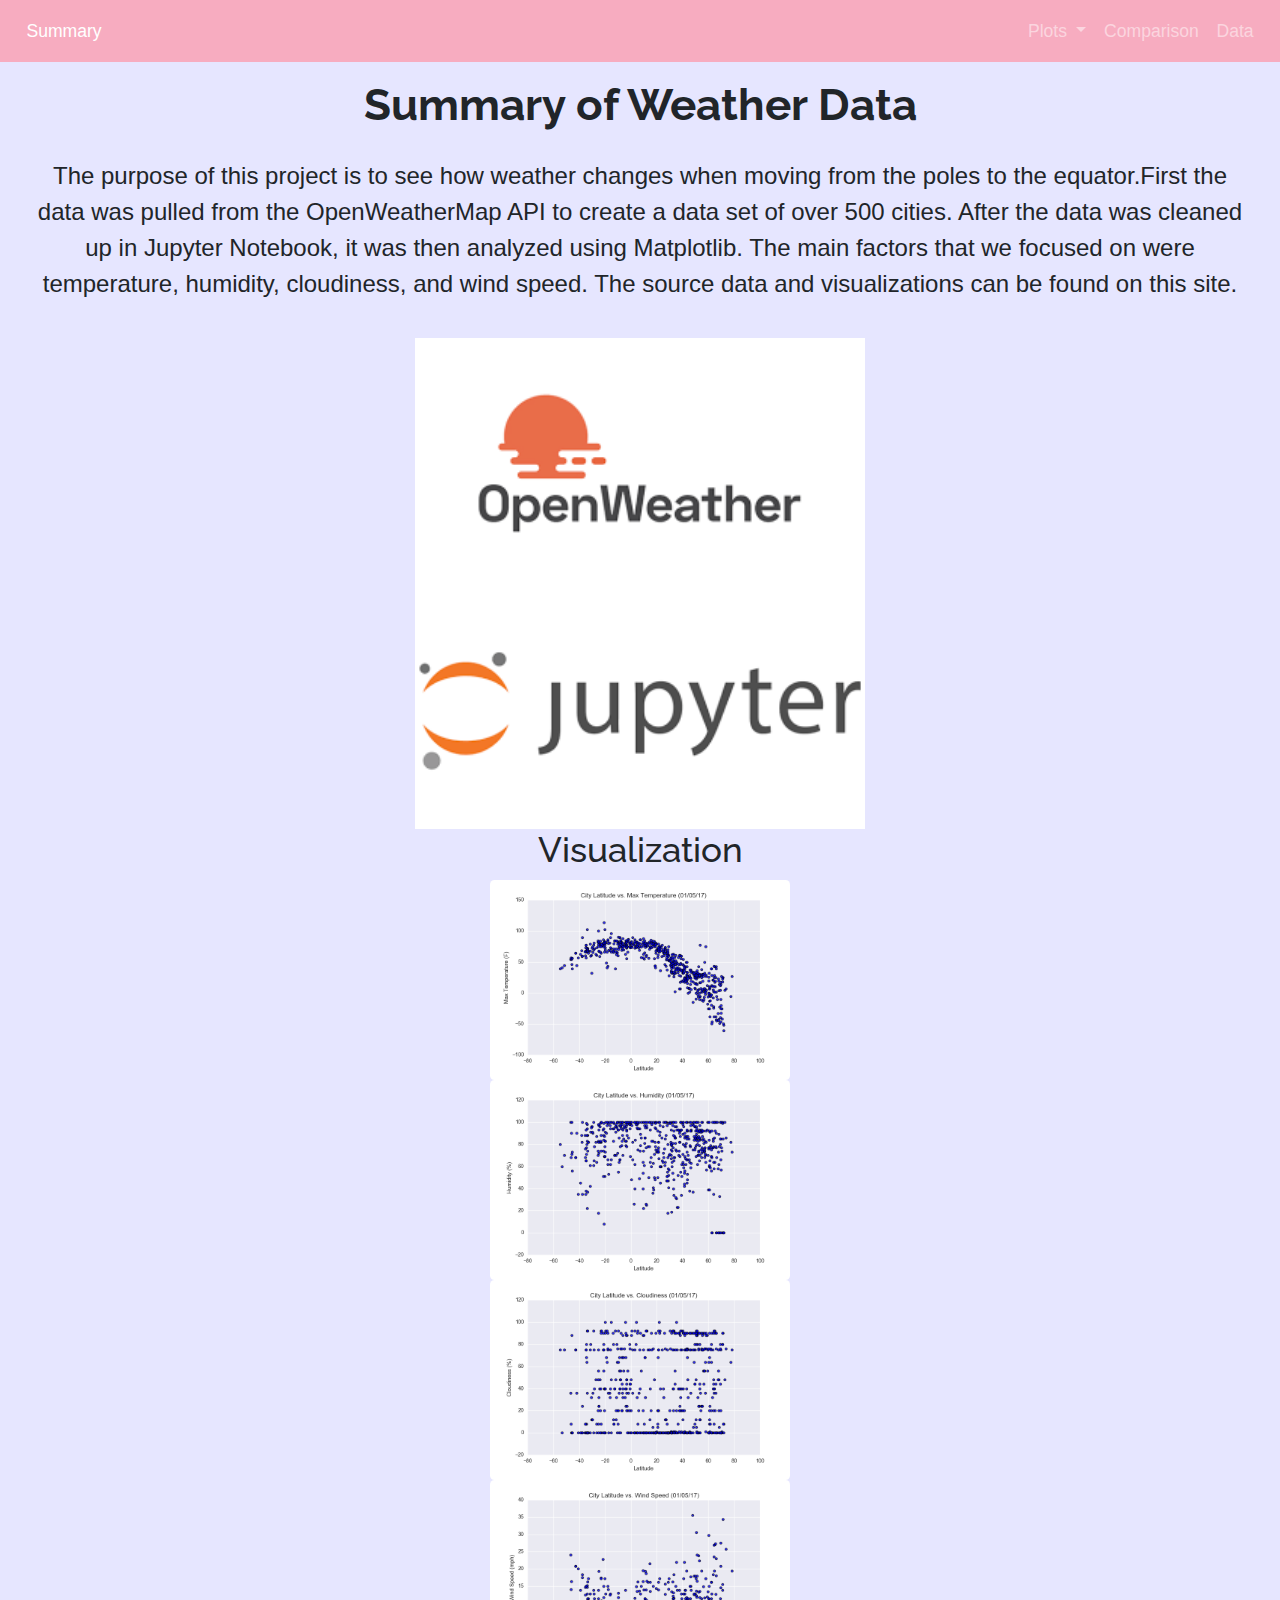
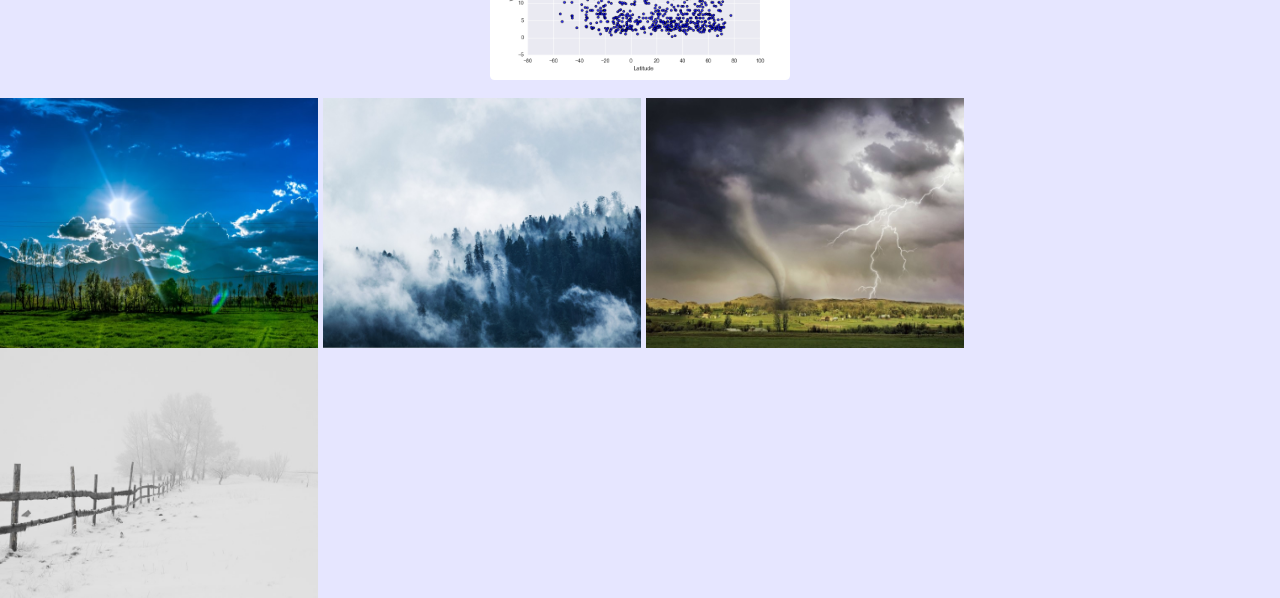
<file: index.html>
<!DOCTYPE html>
<html lang="en">
<head>
  <title>Web Design Homework Landing Page</title>
  <meta charset="utf-8">
  <meta name="viewport" content="width=device-width, initial-scale=1">
  
  <link href="https://cdn.jsdelivr.net/npm/bootstrap@5.0.1/dist/css/bootstrap.min.css" rel="stylesheet" integrity="sha384-+0n0xVW2eSR5OomGNYDnhzAbDsOXxcvSN1TPprVMTNDbiYZCxYbOOl7+AMvyTG2x" crossorigin="anonymous">
  <script src="https://ajax.googleapis.com/ajax/libs/jquery/3.5.1/jquery.min.js"></script>
  <script src="https://cdnjs.cloudflare.com/ajax/libs/popper.js/1.16.0/umd/popper.min.js"></script>
  <script src="https://maxcdn.bootstrapcdn.com/bootstrap/4.5.2/js/bootstrap.min.js"></script>
  <link rel="stylesheet" href="style_theme.css">
</head>
<body> 

    <nav class="navbar navbar-expand-md navbar-dark bg-primary">
        <div class="navbar-collapse collapse w-100 order-1 order-md-0 dual-collapse2">
            <ul class="navbar-nav mr-auto">
                <li class="nav-item active">
                    <a class="nav-link" href="index.html">Summary</a>
                </li>
            </ul>
        </div>
        <div class="navbar-collapse collapse w-100 order-3 dual-collapse2">
            <ul class="navbar-nav ml-auto">
                <li class="nav-item dropdown">
                    <a class="nav-link dropdown-toggle" href="#" id="navbarDropdown" role="button" data-toggle="dropdown" aria-haspopup="true" aria-expanded="false">
                      Plots
                    </a>
                    <div class="dropdown-menu" aria-labelledby="navbarDropdown">
                      <a class="dropdown-item" href="lat_temp.html">Latitude vs Temperature</a>
                      <a class="dropdown-item" href="lat_hum.html">Latitude vs Humidity</a>
                      <a class="dropdown-item" href="lat_cloud.html">Latitude vs Cloudiness</a>
                      <a class="dropdown-item" href="lat_wind.html">Latitude vs Wind Speed</a>
                    </div>
                  </li>
                <li class="nav-item">
                    <a class="nav-link" href="comparison.html">Comparison</a>
                </li>
                <li class="nav-item">
                    <a class="nav-link" href="data.html"">Data</a>
                </li>
            </ul>
        </div>
    </nav>

    <div class="container bg-light">
        <div class="row p-3">
          <div class="col-md-8">
            <h1 class="text-center"><b>Summary of Weather Data</b></h1>
            <p class="text-center p-3"><font size="+2">The purpose of this project is to see how weather changes when moving from the poles to the equator.First the data was pulled from the OpenWeatherMap API to create a data set of over 500 cities.  After the data was cleaned up in Jupyter Notebook, it was then analyzed using Matplotlib. The main factors that we focused on were temperature, humidity, cloudiness, and wind speed.  The source data and visualizations can be found on this site. </font></p>
            <img src="images\API.png" class=" mx-auto d-block"width="450"></a>
            <img src="images\jupyter.png"class="mx-auto d-block"width="450"></a>
          </div>
          <div class="col-md-4">
            <h2 class="text-center">Visualization</h2>
              <a href="lat_temp.html"><img src="images\Fig1.png"class="rounded mx-auto d-block" width="300" height="200"></a>
              <a href="lat_hum.html"><img src="images\Fig2.png" class="rounded mx-auto d-block"width="300" height="200"></a>
              <a href="lat_cloud.html"><img src="images\Fig3.png" class="rounded mx-auto d-block"width="300" height="200"></a>
              <a href="lat_wind.html"><img src="images\Fig4.png"class="rounded mx-auto d-block" width="300" height="200"></a>
          </div>
        </div>
        <div class="row justify-content-center">
          <div class ="col-md-12 justify-content-center">
          <div class= "h-100 d-inline-block">
            <img src="images\sunny.jpg"  width="318" height="250"></a>
            <img src="images\clouds.jpg" width="318" height="250"></a>
            <img src="images\tornado.jpg" width="318" height="250"></a>
            <img src="images\snow.jpg" width="318" height="250"></a>
            <hi></hi>
          </div>
          </div>
      </div>
</body>
</file>
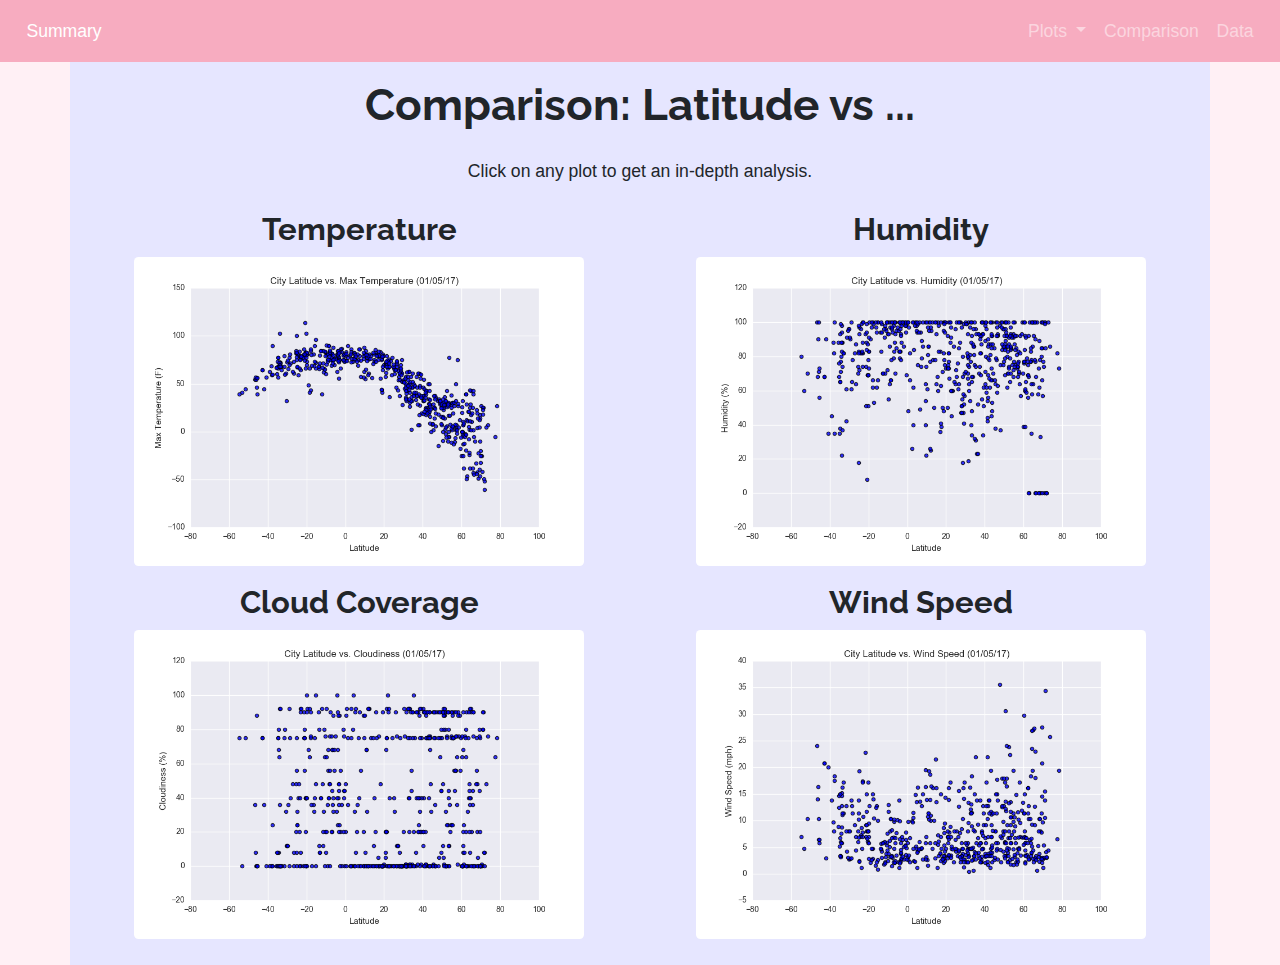
<file: comparison.html>
<!DOCTYPE html>
<html lang="en">
<head>
  <title>Comparison Page</title>
  <meta charset="utf-8">
  <meta name="viewport" content="width=device-width, initial-scale=1">
  
  <link rel="stylesheet" href="https://maxcdn.bootstrapcdn.com/bootstrap/4.5.2/css/bootstrap.min.css">
  <script src="https://ajax.googleapis.com/ajax/libs/jquery/3.5.1/jquery.min.js"></script>
  <script src="https://cdnjs.cloudflare.com/ajax/libs/popper.js/1.16.0/umd/popper.min.js"></script>
  <script src="https://maxcdn.bootstrapcdn.com/bootstrap/4.5.2/js/bootstrap.min.js"></script>
  <link rel="stylesheet" href="style_theme.css">
</head>
<body>

    <nav class="navbar navbar-expand-md navbar-dark bg-primary">
        <div class="navbar-collapse collapse w-100 order-1 order-md-0 dual-collapse2">
            <ul class="navbar-nav mr-auto">
                <li class="nav-item active">
                    <a class="nav-link" href="index.html">Summary</a>
                </li>
            </ul>
        </div>
        <div class="navbar-collapse collapse w-100 order-3 dual-collapse2">
            <ul class="navbar-nav ml-auto">
                <li class="nav-item dropdown">
                    <a class="nav-link dropdown-toggle" href="#" id="navbarDropdown" role="button" data-toggle="dropdown" aria-haspopup="true" aria-expanded="false">
                      Plots
                    </a>
                    <div class="dropdown-menu" aria-labelledby="navbarDropdown">
                      <a class="dropdown-item" href="lat_temp.html">Latitude vs Temperature</a>
                      <a class="dropdown-item" href="lat_hum.html">Latitude vs Humidity</a>
                      <a class="dropdown-item" href="lat_cloud.html">Latitude vs Cloudiness</a>
                      <a class="dropdown-item" href="lat_wind.html">Latitude vs Wind Speed</a>
                    </div>
                  </li>
                <li class="nav-item">
                    <a class="nav-link" href="comparison.html">Comparison</a>
                </li>
                <li class="nav-item">
                    <a class="nav-link" href="data.html"">Data</a>
                </li>
            </ul>
        </div>
    </nav>

    <div class="container bg-light">
        <div class="row p-3">
          <div class="col-md-12">
            <h1 class="text-center"><b>Comparison: Latitude vs ...</b></h1>
          </div>
        </div>
        <div class="row">
            <div class="col-md-12">
                <p class ="text-center"> Click on any plot to get an in-depth analysis.</p>
            </div>
        </div>
        <div class="row p-2">
            <div class="col-md-6 col-sm1">
                <h3 class= "text-center"><b>Temperature</b></h3>
                <a href="lat_temp.html"><img src="images\Fig1.png"class="rounded mx-auto d-block" width="450"></a>
            </div>
            <div class="col-md-6 col-sm1">
                <h3 class= "text-center"><b>Humidity</b></h3>
                <a href="lat_hum.html"><img src="images\Fig2.png"class="rounded mx-auto d-block" width="450"></a>
            </div>
            <div class="col-md-6 col-sm1 p-3">
                <h3 class= "text-center"><b>Cloud Coverage</b></h3>
                <a href="lat_cloud.html"><img src="images\Fig3.png"class="rounded mx-auto d-block" width="450"></a>
            </div>
            <div class="col-md-6 col-sm1 p-3">
                <h3 class= "text-center"><b>Wind Speed</b></h3>
                <a href="lat_wind.html"><img src="images\Fig4.png"class="rounded mx-auto d-block" width="450"></a>
            </div>
        </div>
</file>
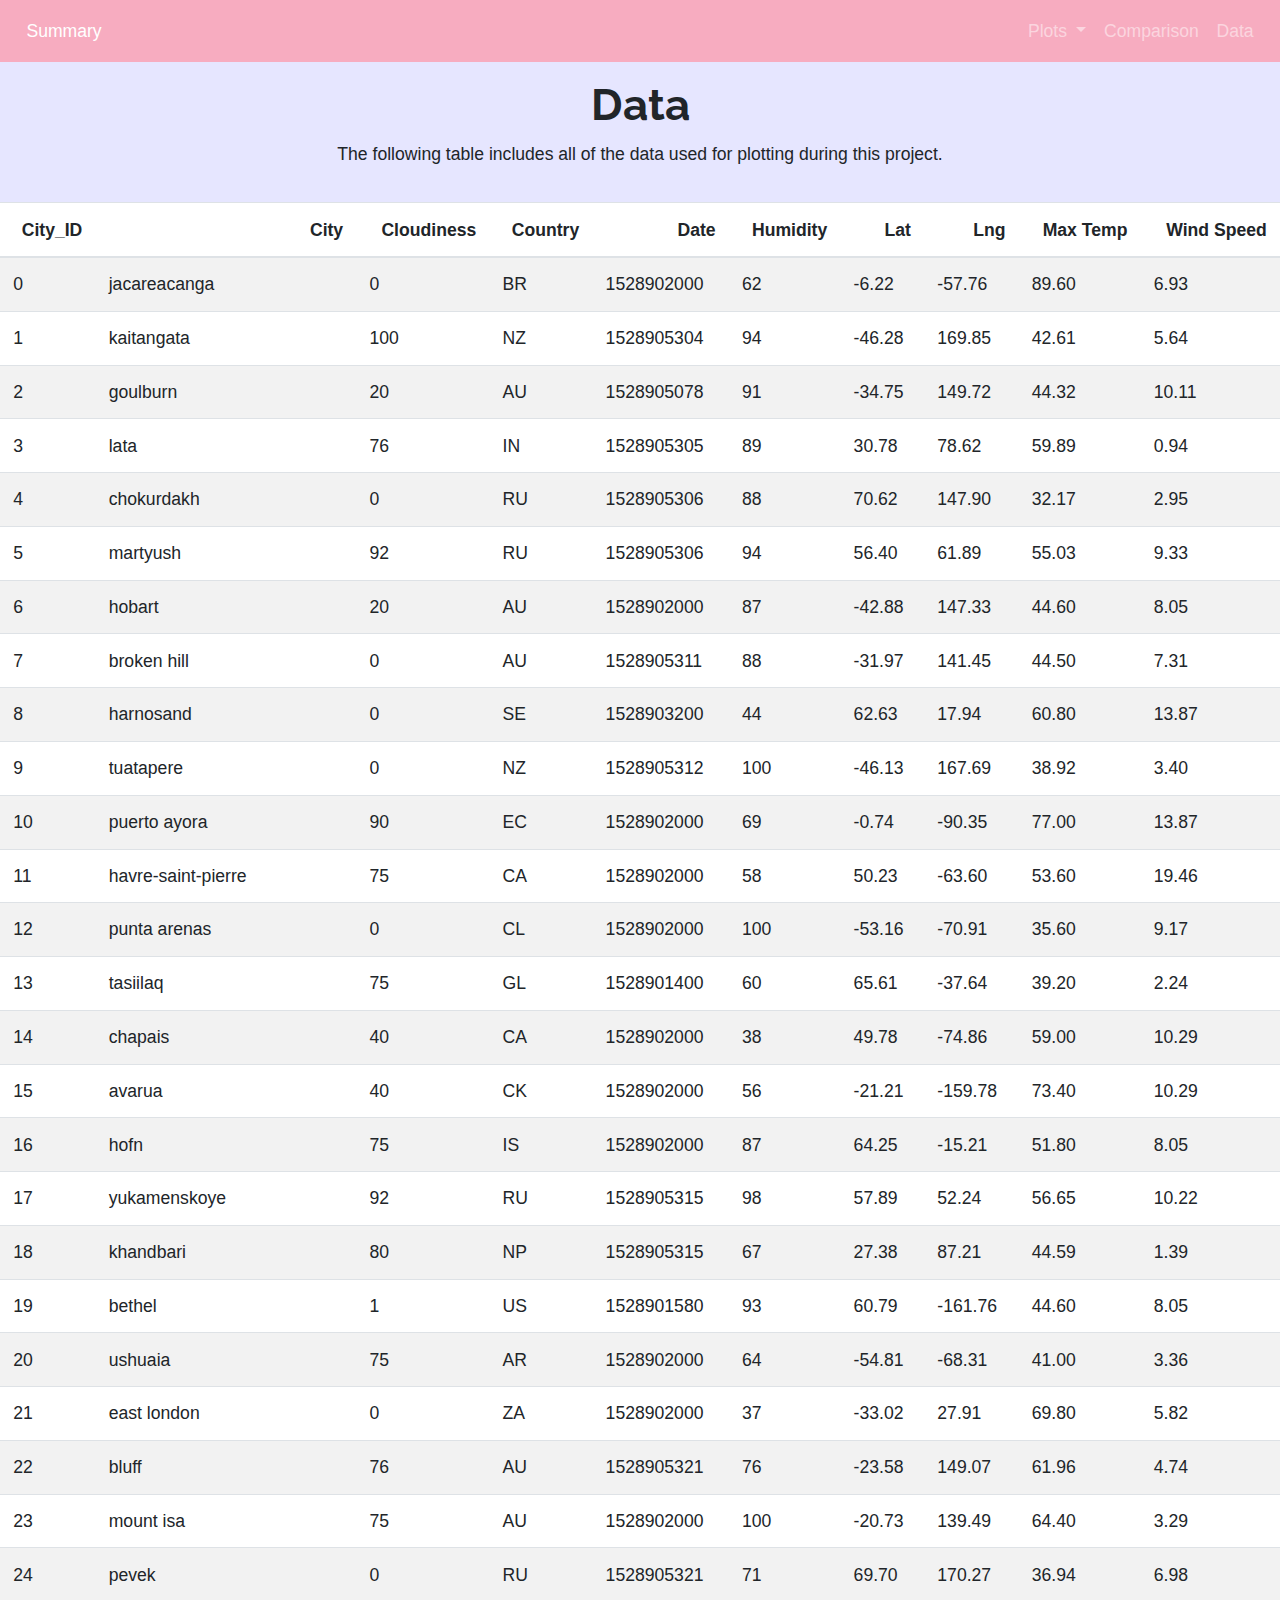
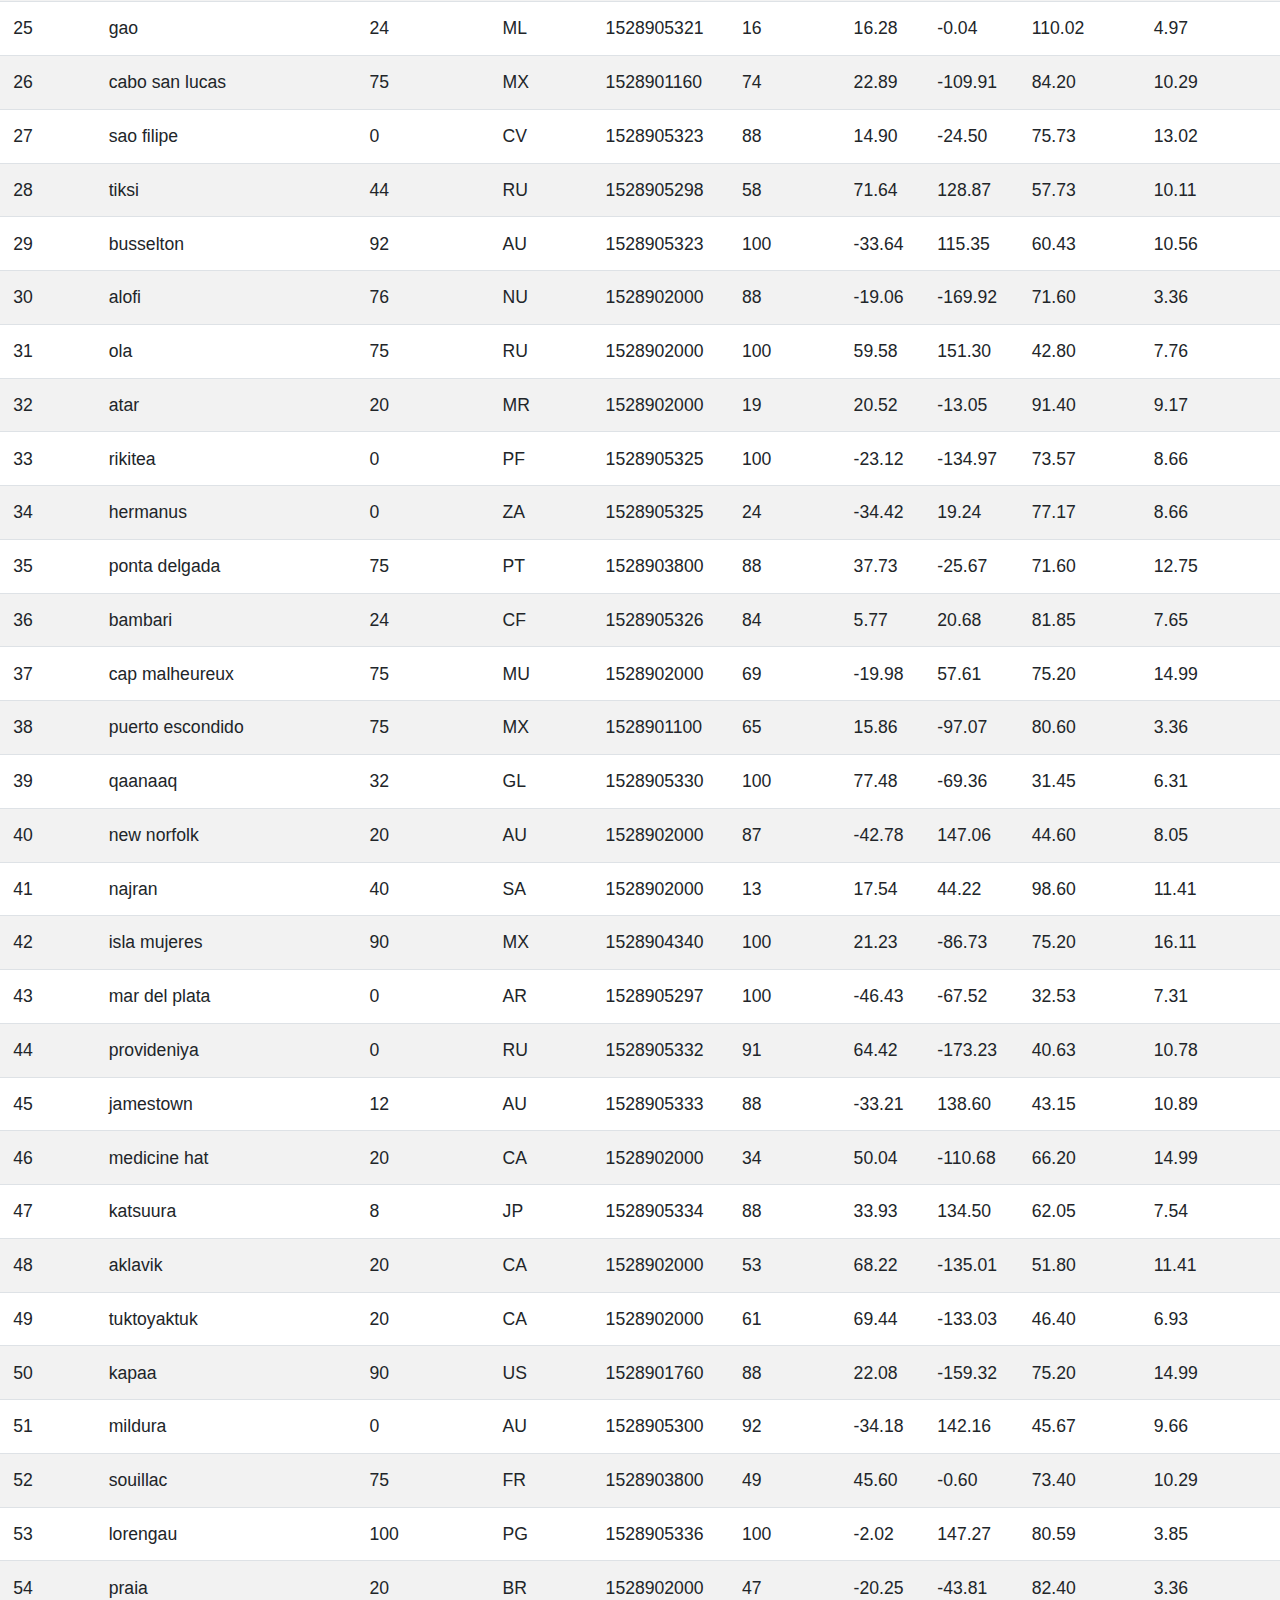
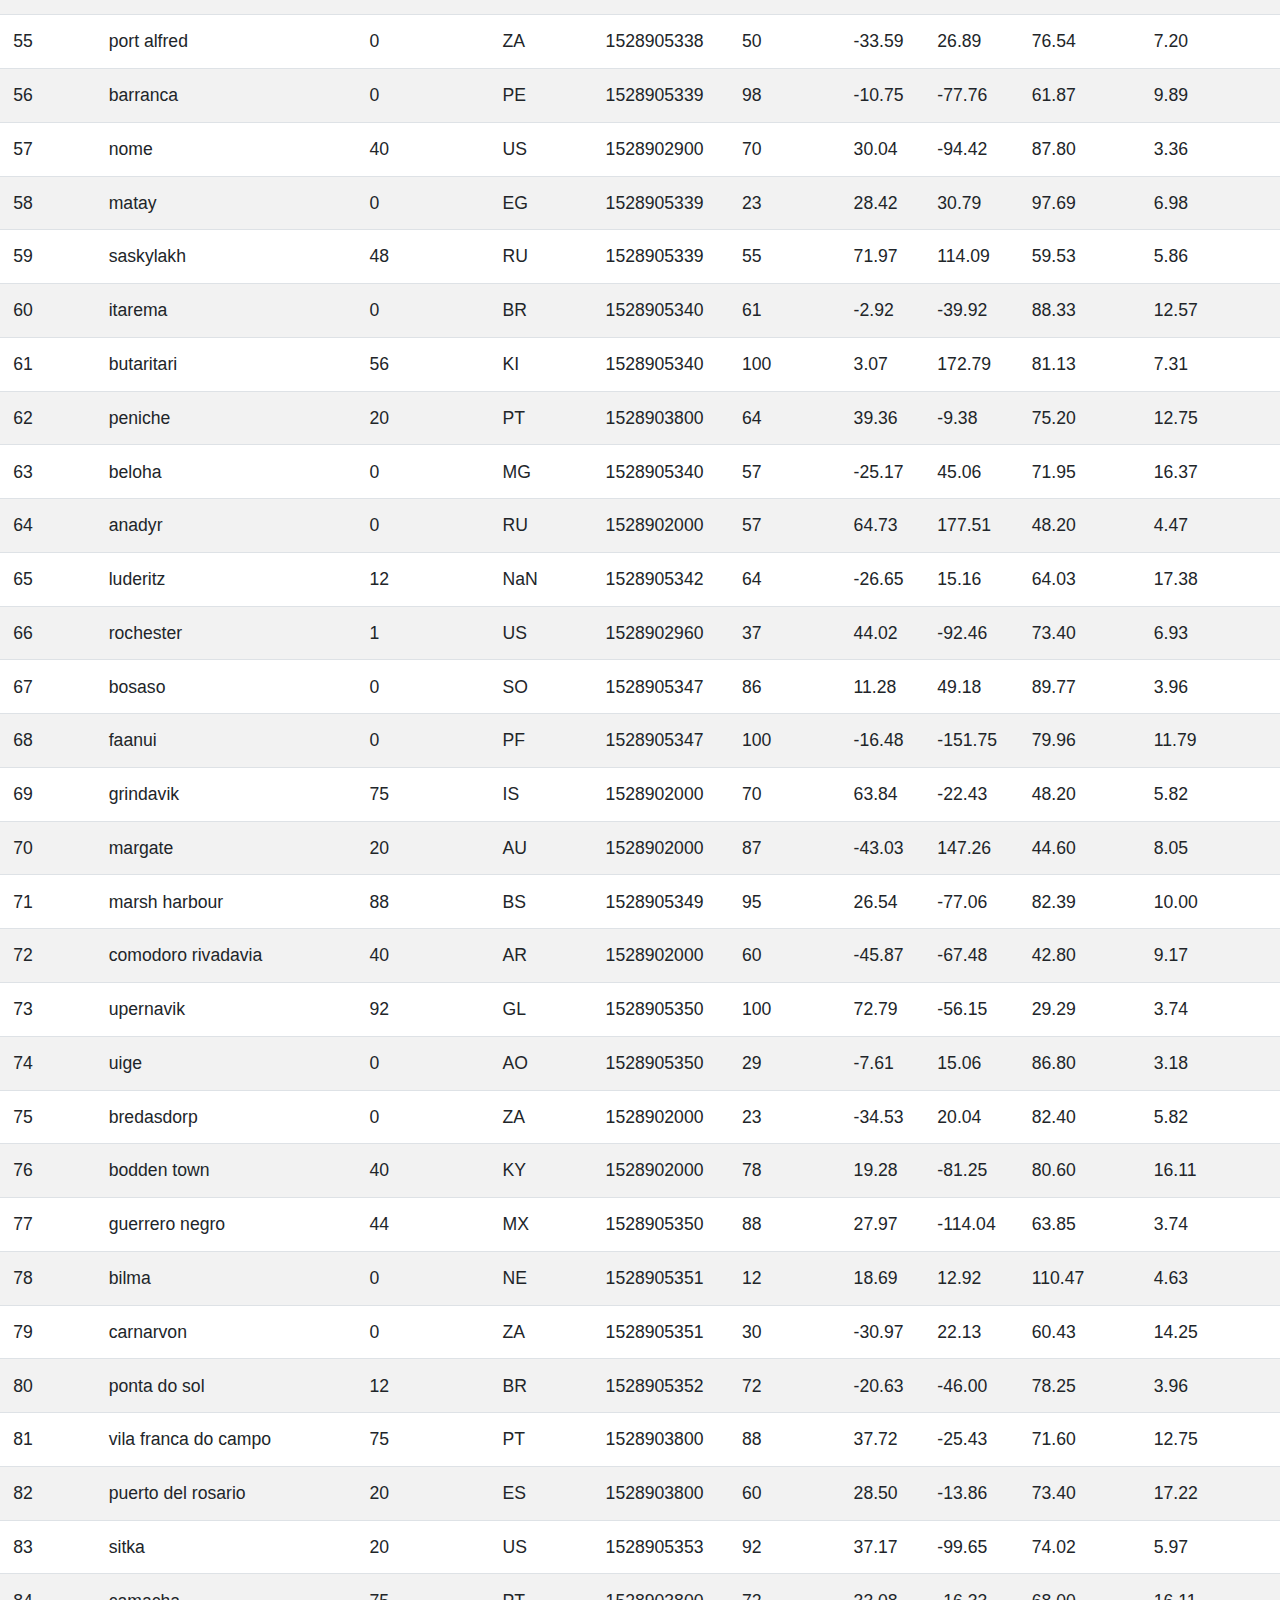
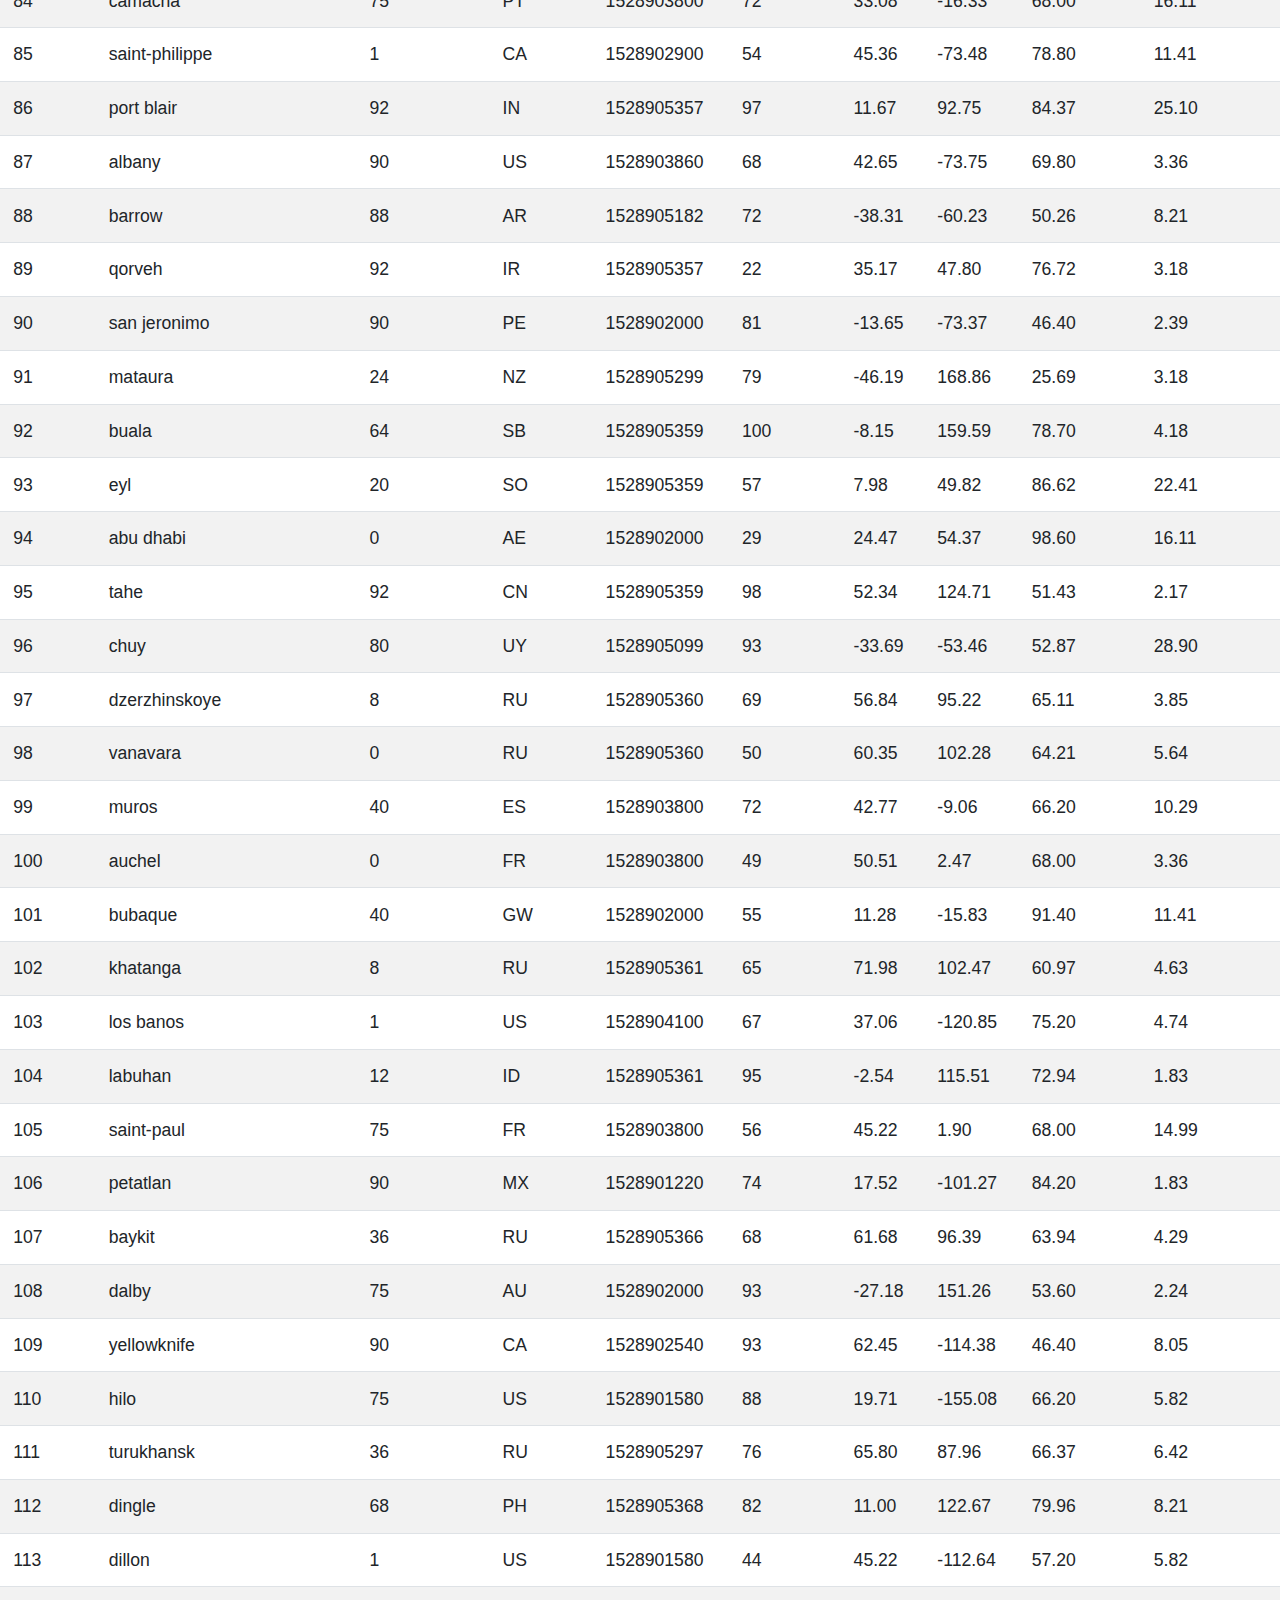
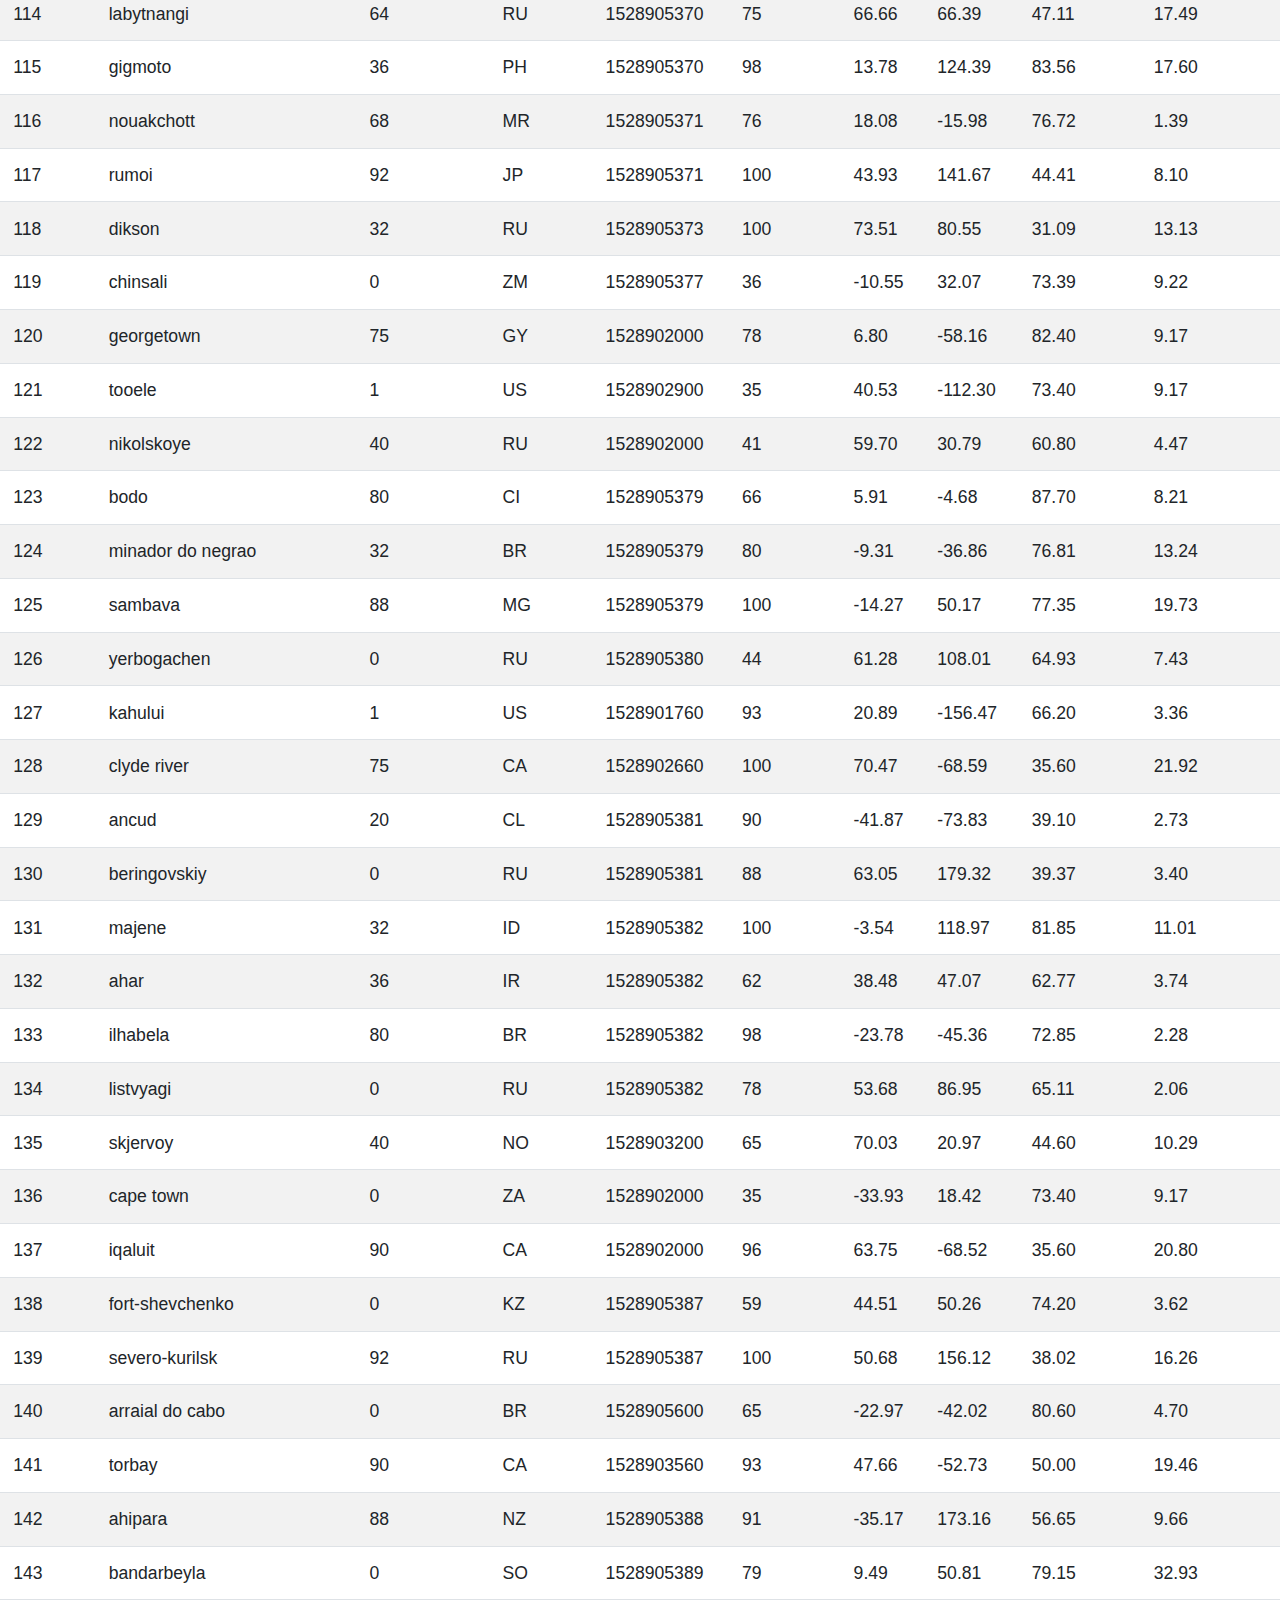
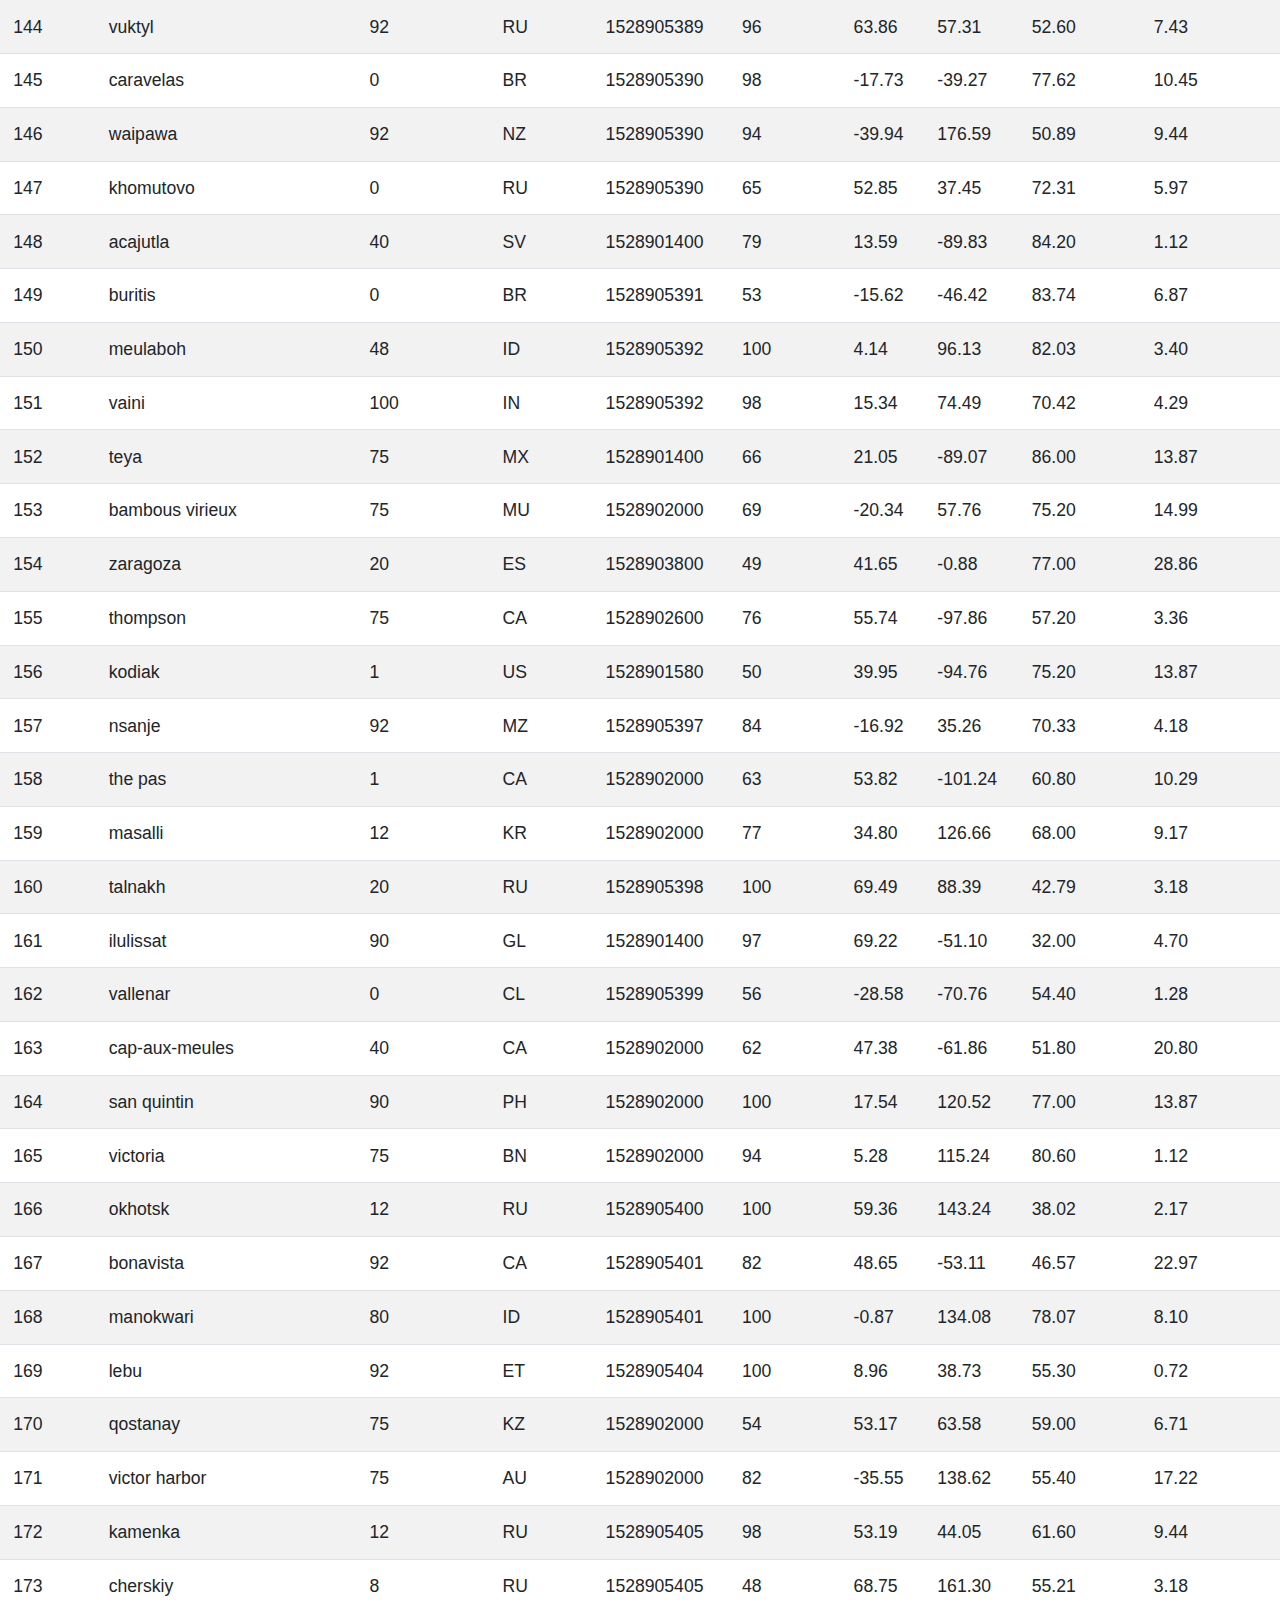
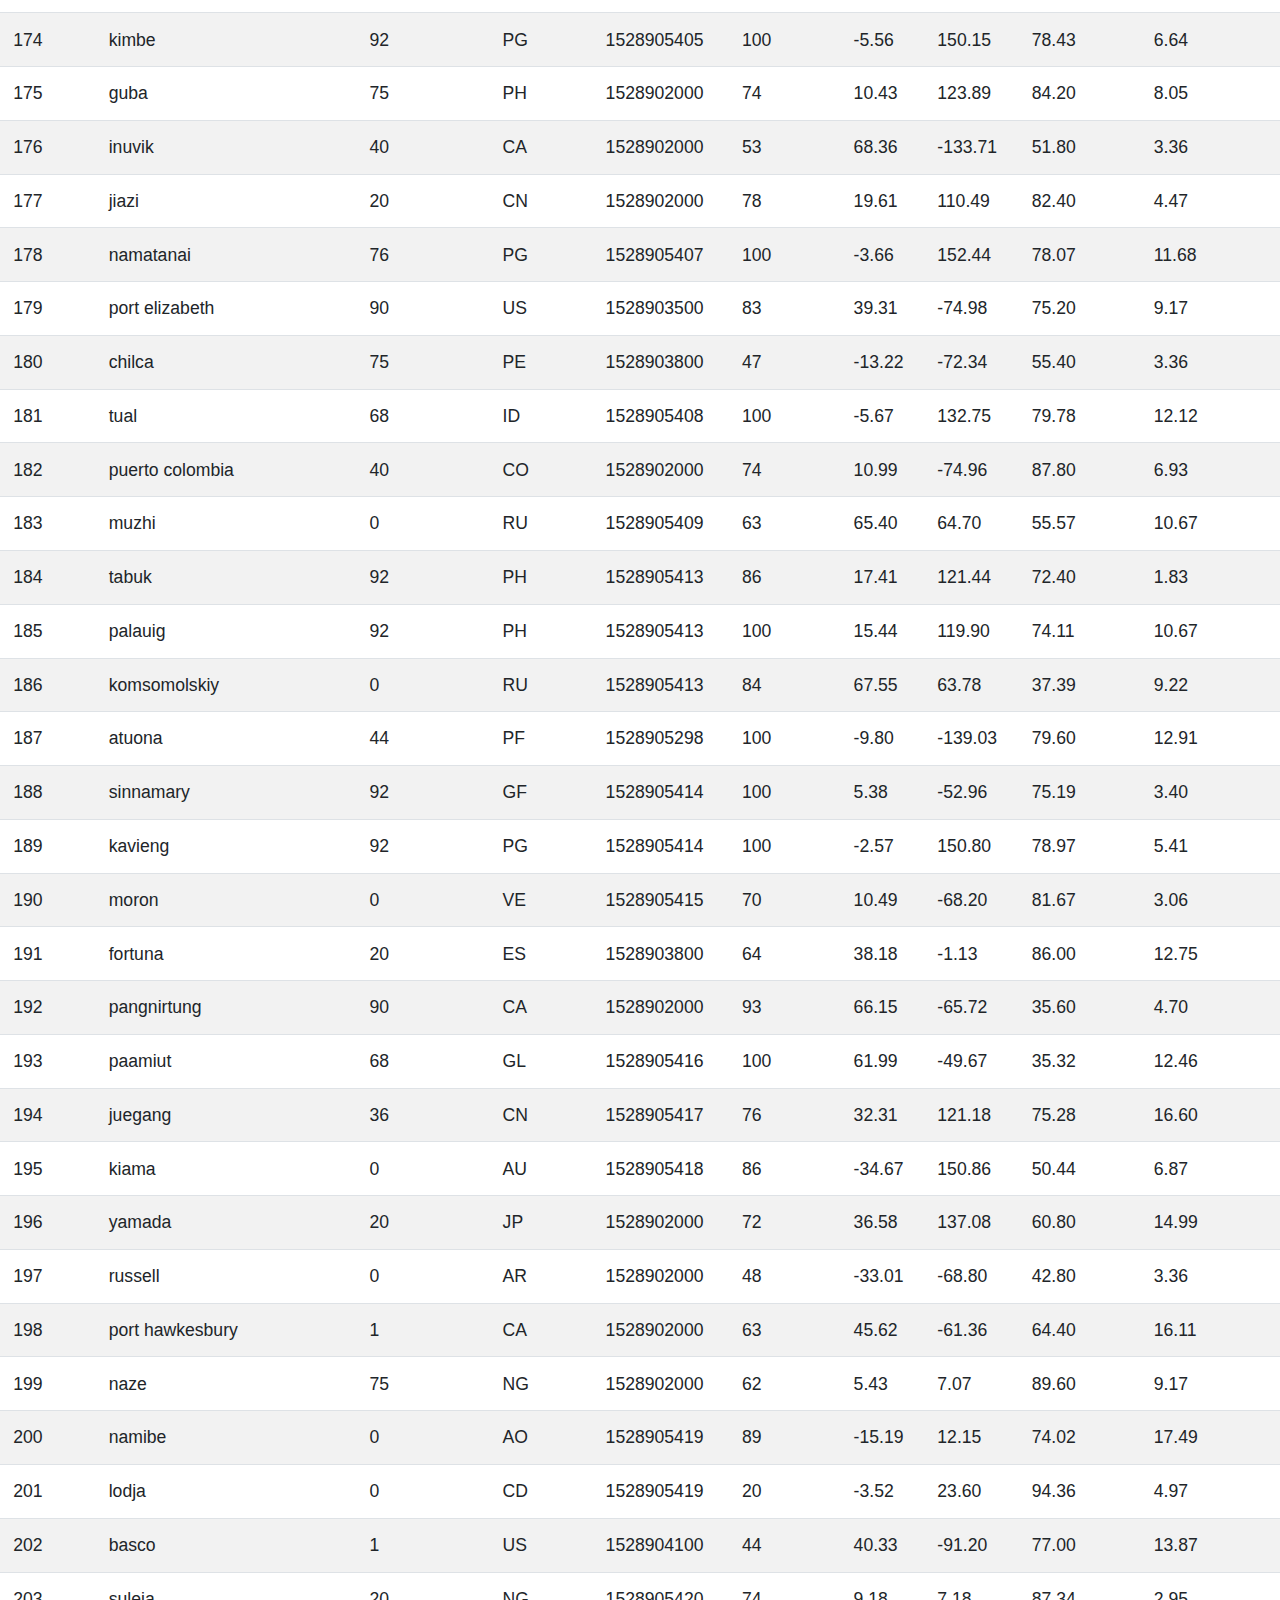
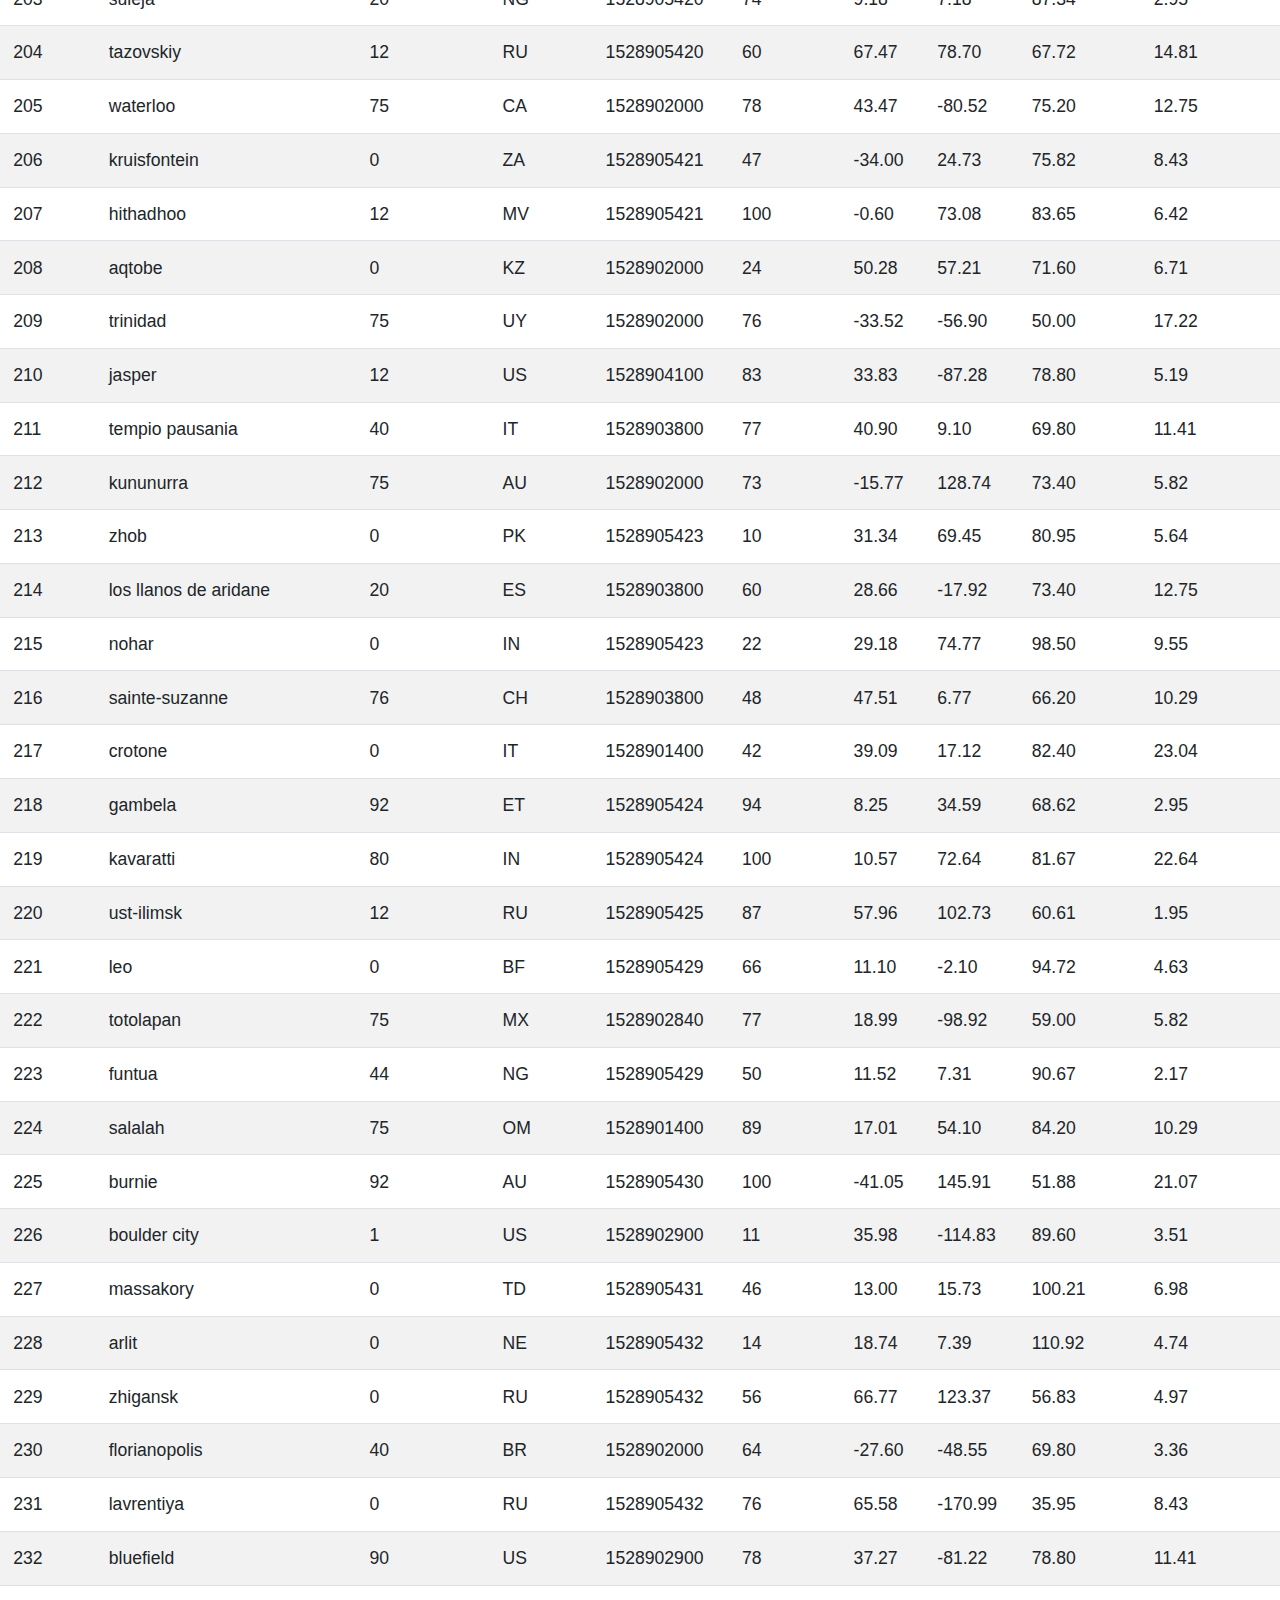
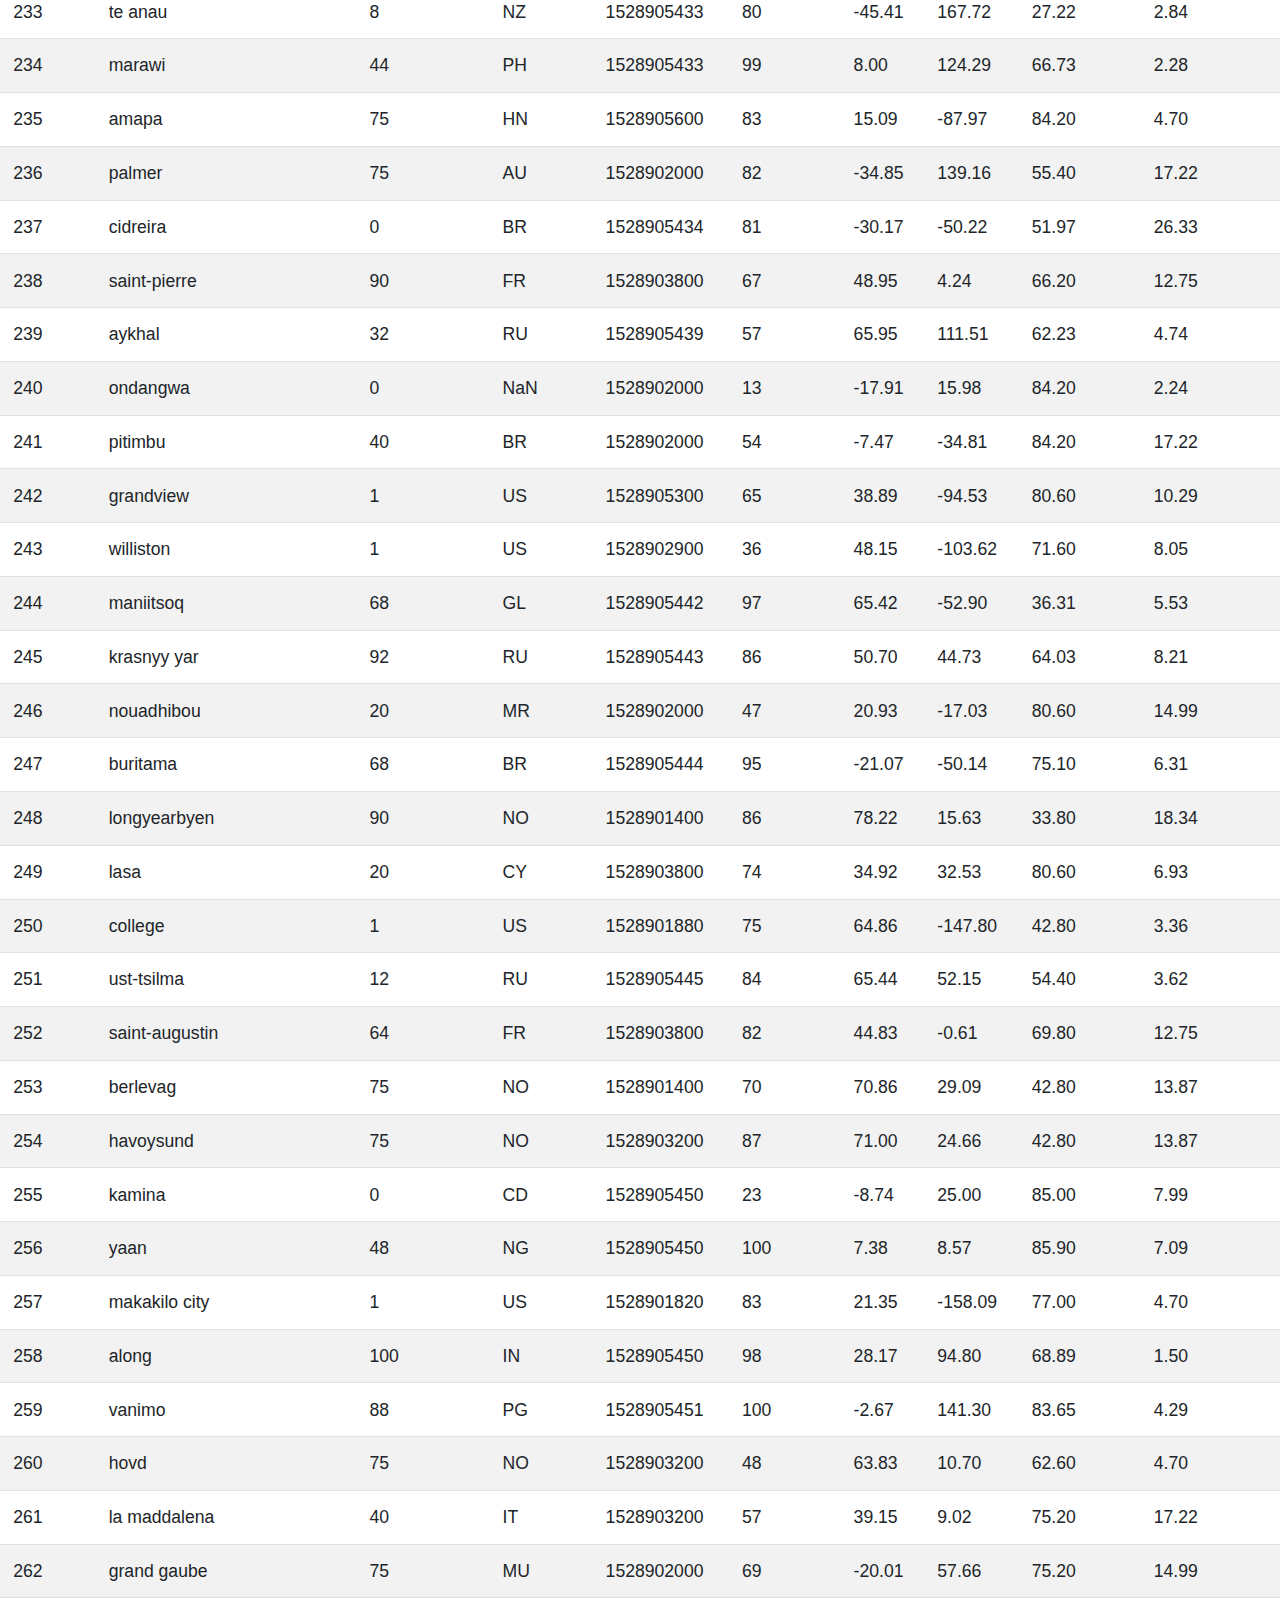
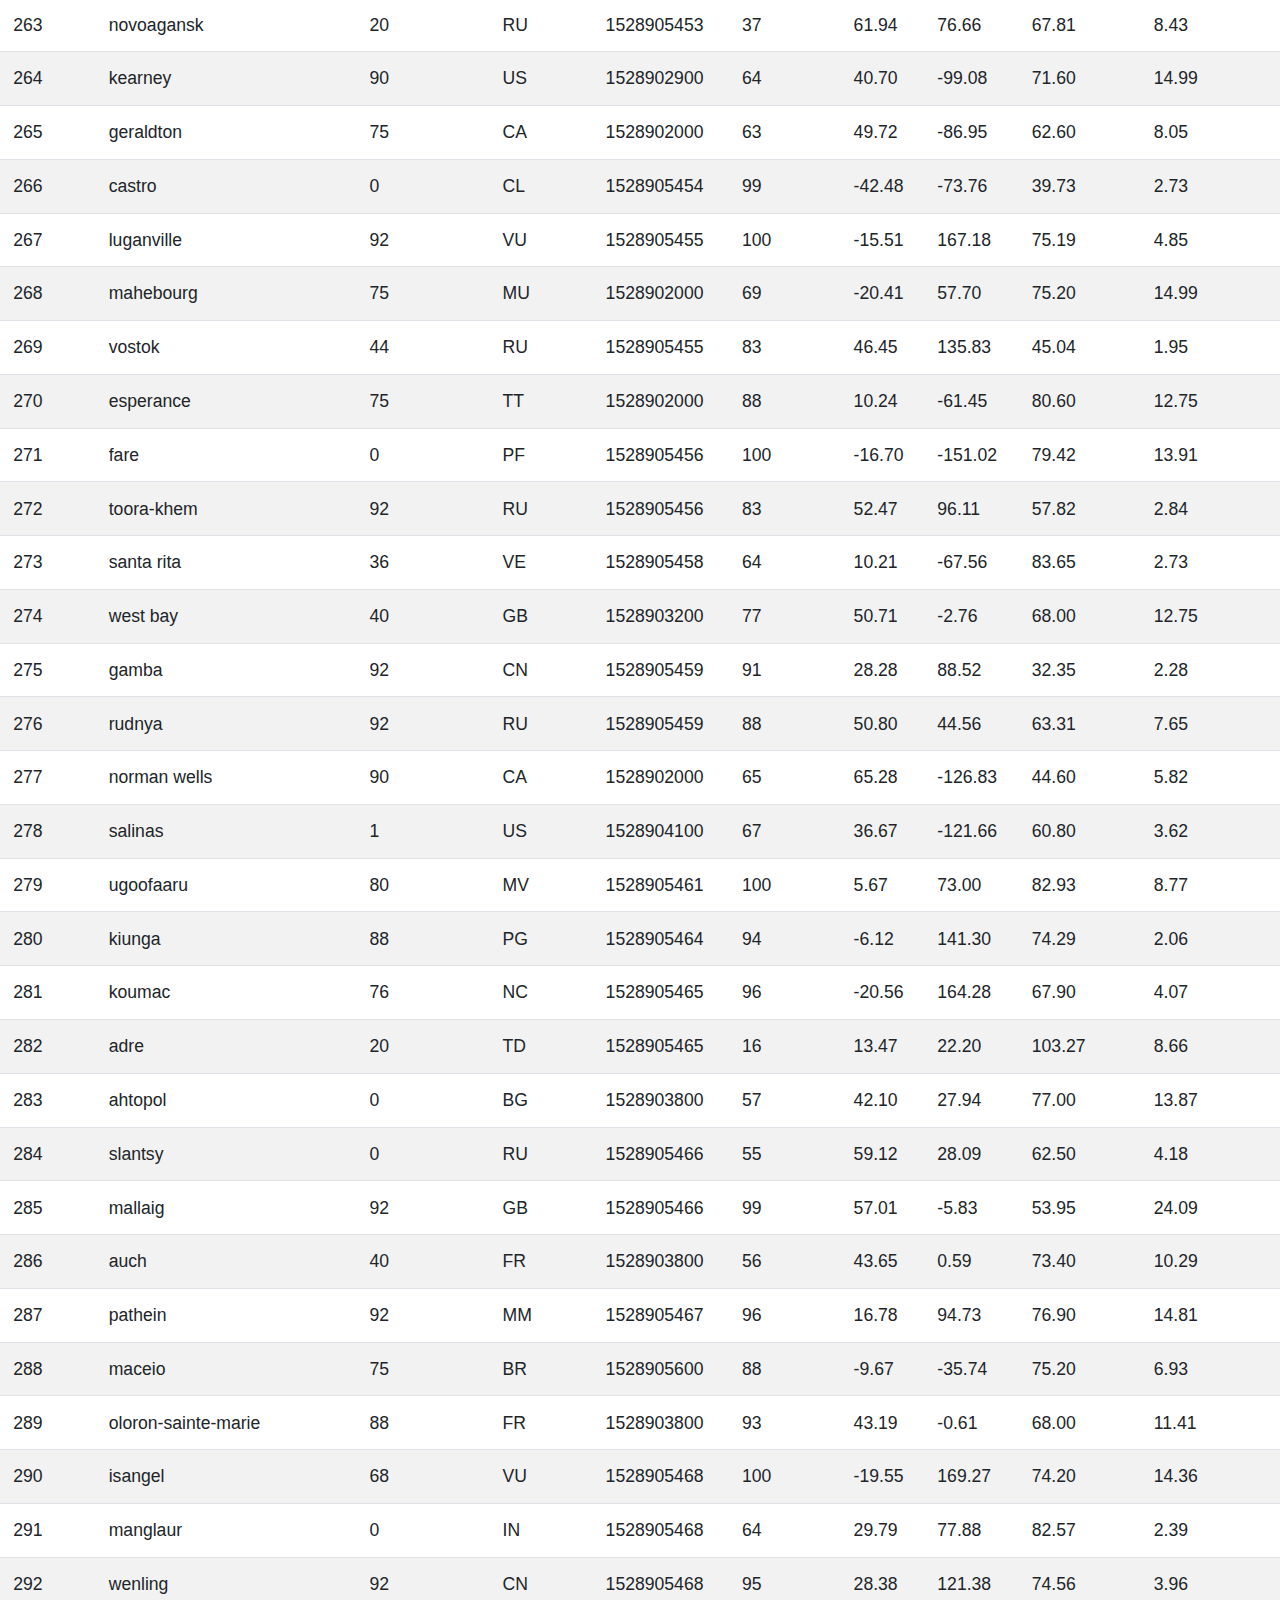
<file: data.html>
<!DOCTYPE html>
<html lang="en">
<head>
  <title>Web Design Homework Landing Page</title>
  <meta charset="utf-8">
  <meta name="viewport" content="width=device-width, initial-scale=1">
  
  <link href="https://cdn.jsdelivr.net/npm/bootstrap@5.0.1/dist/css/bootstrap.min.css" rel="stylesheet" integrity="sha384-+0n0xVW2eSR5OomGNYDnhzAbDsOXxcvSN1TPprVMTNDbiYZCxYbOOl7+AMvyTG2x" crossorigin="anonymous">
  <script src="https://ajax.googleapis.com/ajax/libs/jquery/3.5.1/jquery.min.js"></script>
  <script src="https://cdnjs.cloudflare.com/ajax/libs/popper.js/1.16.0/umd/popper.min.js"></script>
  <script src="https://maxcdn.bootstrapcdn.com/bootstrap/4.5.2/js/bootstrap.min.js"></script>
  <link rel="stylesheet" href="style_theme.css">
</head>
<body> 

    <nav class="navbar navbar-expand-md navbar-dark bg-primary">
        <div class="navbar-collapse collapse w-100 order-1 order-md-0 dual-collapse2">
            <ul class="navbar-nav mr-auto">
                <li class="nav-item active">
                    <a class="nav-link" href="index.html">Summary</a>
                </li>
            </ul>
        </div>
        <div class="navbar-collapse collapse w-100 order-3 dual-collapse2">
            <ul class="navbar-nav ml-auto">
                <li class="nav-item dropdown">
                    <a class="nav-link dropdown-toggle" href="#" id="navbarDropdown" role="button" data-toggle="dropdown" aria-haspopup="true" aria-expanded="false">
                      Plots
                    </a>
                    <div class="dropdown-menu" aria-labelledby="navbarDropdown">
                      <a class="dropdown-item" href="lat_temp.html">Latitude vs Temperature</a>
                      <a class="dropdown-item" href="lat_hum.html">Latitude vs Humidity</a>
                      <a class="dropdown-item" href="lat_cloud.html">Latitude vs Cloudiness</a>
                      <a class="dropdown-item" href="lat_wind.html">Latitude vs Wind Speed</a>
                    </div>
                  </li>
                <li class="nav-item">
                    <a class="nav-link" href="comparison.html">Comparison</a>
                </li>
                <li class="nav-item">
                    <a class="nav-link" href="data.html"">Data</a>
                </li>
            </ul>
        </div>
    </nav>
    <div class="container bg-light">
        <div class="row p-3">
          <div class="col-md-12">
            <h1 class="text-center"><b>Data</b></h1>
        </div>
        <div class ="row">
            <div class="col-md-12">
                <p class="text-center"> The following table includes all of  the data used for plotting during this project.</p>
            </div>
        </div>
    </div>
    <div class="container bg-white">
         <div class="table-responsive-md">
             <table class="table table-striped">
                <thead>
                  <tr style="text-align: right;">
                    <th>City_ID</th>
                    <th>City</th>
                    <th>Cloudiness</th>
                    <th>Country</th>
                    <th>Date</th>
                    <th>Humidity</th>
                    <th>Lat</th>
                    <th>Lng</th>
                    <th>Max Temp</th>
                    <th>Wind Speed</th>
                  </tr>
                </thead>
                <tbody>
                  <tr>
                    <td>0</td>
                    <td>jacareacanga</td>
                    <td>0</td>
                    <td>BR</td>
                    <td>1528902000</td>
                    <td>62</td>
                    <td>-6.22</td>
                    <td>-57.76</td>
                    <td>89.60</td>
                    <td>6.93</td>
                  </tr>
                  <tr>
                    <td>1</td>
                    <td>kaitangata</td>
                    <td>100</td>
                    <td>NZ</td>
                    <td>1528905304</td>
                    <td>94</td>
                    <td>-46.28</td>
                    <td>169.85</td>
                    <td>42.61</td>
                    <td>5.64</td>
                  </tr>
                  <tr>
                    <td>2</td>
                    <td>goulburn</td>
                    <td>20</td>
                    <td>AU</td>
                    <td>1528905078</td>
                    <td>91</td>
                    <td>-34.75</td>
                    <td>149.72</td>
                    <td>44.32</td>
                    <td>10.11</td>
                  </tr>
                  <tr>
                    <td>3</td>
                    <td>lata</td>
                    <td>76</td>
                    <td>IN</td>
                    <td>1528905305</td>
                    <td>89</td>
                    <td>30.78</td>
                    <td>78.62</td>
                    <td>59.89</td>
                    <td>0.94</td>
                  </tr>
                  <tr>
                    <td>4</td>
                    <td>chokurdakh</td>
                    <td>0</td>
                    <td>RU</td>
                    <td>1528905306</td>
                    <td>88</td>
                    <td>70.62</td>
                    <td>147.90</td>
                    <td>32.17</td>
                    <td>2.95</td>
                  </tr>
                  <tr>
                    <td>5</td>
                    <td>martyush</td>
                    <td>92</td>
                    <td>RU</td>
                    <td>1528905306</td>
                    <td>94</td>
                    <td>56.40</td>
                    <td>61.89</td>
                    <td>55.03</td>
                    <td>9.33</td>
                  </tr>
                  <tr>
                    <td>6</td>
                    <td>hobart</td>
                    <td>20</td>
                    <td>AU</td>
                    <td>1528902000</td>
                    <td>87</td>
                    <td>-42.88</td>
                    <td>147.33</td>
                    <td>44.60</td>
                    <td>8.05</td>
                  </tr>
                  <tr>
                    <td>7</td>
                    <td>broken hill</td>
                    <td>0</td>
                    <td>AU</td>
                    <td>1528905311</td>
                    <td>88</td>
                    <td>-31.97</td>
                    <td>141.45</td>
                    <td>44.50</td>
                    <td>7.31</td>
                  </tr>
                  <tr>
                    <td>8</td>
                    <td>harnosand</td>
                    <td>0</td>
                    <td>SE</td>
                    <td>1528903200</td>
                    <td>44</td>
                    <td>62.63</td>
                    <td>17.94</td>
                    <td>60.80</td>
                    <td>13.87</td>
                  </tr>
                  <tr>
                    <td>9</td>
                    <td>tuatapere</td>
                    <td>0</td>
                    <td>NZ</td>
                    <td>1528905312</td>
                    <td>100</td>
                    <td>-46.13</td>
                    <td>167.69</td>
                    <td>38.92</td>
                    <td>3.40</td>
                  </tr>
                  <tr>
                    <td>10</td>
                    <td>puerto ayora</td>
                    <td>90</td>
                    <td>EC</td>
                    <td>1528902000</td>
                    <td>69</td>
                    <td>-0.74</td>
                    <td>-90.35</td>
                    <td>77.00</td>
                    <td>13.87</td>
                  </tr>
                  <tr>
                    <td>11</td>
                    <td>havre-saint-pierre</td>
                    <td>75</td>
                    <td>CA</td>
                    <td>1528902000</td>
                    <td>58</td>
                    <td>50.23</td>
                    <td>-63.60</td>
                    <td>53.60</td>
                    <td>19.46</td>
                  </tr>
                  <tr>
                    <td>12</td>
                    <td>punta arenas</td>
                    <td>0</td>
                    <td>CL</td>
                    <td>1528902000</td>
                    <td>100</td>
                    <td>-53.16</td>
                    <td>-70.91</td>
                    <td>35.60</td>
                    <td>9.17</td>
                  </tr>
                  <tr>
                    <td>13</td>
                    <td>tasiilaq</td>
                    <td>75</td>
                    <td>GL</td>
                    <td>1528901400</td>
                    <td>60</td>
                    <td>65.61</td>
                    <td>-37.64</td>
                    <td>39.20</td>
                    <td>2.24</td>
                  </tr>
                  <tr>
                    <td>14</td>
                    <td>chapais</td>
                    <td>40</td>
                    <td>CA</td>
                    <td>1528902000</td>
                    <td>38</td>
                    <td>49.78</td>
                    <td>-74.86</td>
                    <td>59.00</td>
                    <td>10.29</td>
                  </tr>
                  <tr>
                    <td>15</td>
                    <td>avarua</td>
                    <td>40</td>
                    <td>CK</td>
                    <td>1528902000</td>
                    <td>56</td>
                    <td>-21.21</td>
                    <td>-159.78</td>
                    <td>73.40</td>
                    <td>10.29</td>
                  </tr>
                  <tr>
                    <td>16</td>
                    <td>hofn</td>
                    <td>75</td>
                    <td>IS</td>
                    <td>1528902000</td>
                    <td>87</td>
                    <td>64.25</td>
                    <td>-15.21</td>
                    <td>51.80</td>
                    <td>8.05</td>
                  </tr>
                  <tr>
                    <td>17</td>
                    <td>yukamenskoye</td>
                    <td>92</td>
                    <td>RU</td>
                    <td>1528905315</td>
                    <td>98</td>
                    <td>57.89</td>
                    <td>52.24</td>
                    <td>56.65</td>
                    <td>10.22</td>
                  </tr>
                  <tr>
                    <td>18</td>
                    <td>khandbari</td>
                    <td>80</td>
                    <td>NP</td>
                    <td>1528905315</td>
                    <td>67</td>
                    <td>27.38</td>
                    <td>87.21</td>
                    <td>44.59</td>
                    <td>1.39</td>
                  </tr>
                  <tr>
                    <td>19</td>
                    <td>bethel</td>
                    <td>1</td>
                    <td>US</td>
                    <td>1528901580</td>
                    <td>93</td>
                    <td>60.79</td>
                    <td>-161.76</td>
                    <td>44.60</td>
                    <td>8.05</td>
                  </tr>
                  <tr>
                    <td>20</td>
                    <td>ushuaia</td>
                    <td>75</td>
                    <td>AR</td>
                    <td>1528902000</td>
                    <td>64</td>
                    <td>-54.81</td>
                    <td>-68.31</td>
                    <td>41.00</td>
                    <td>3.36</td>
                  </tr>
                  <tr>
                    <td>21</td>
                    <td>east london</td>
                    <td>0</td>
                    <td>ZA</td>
                    <td>1528902000</td>
                    <td>37</td>
                    <td>-33.02</td>
                    <td>27.91</td>
                    <td>69.80</td>
                    <td>5.82</td>
                  </tr>
                  <tr>
                    <td>22</td>
                    <td>bluff</td>
                    <td>76</td>
                    <td>AU</td>
                    <td>1528905321</td>
                    <td>76</td>
                    <td>-23.58</td>
                    <td>149.07</td>
                    <td>61.96</td>
                    <td>4.74</td>
                  </tr>
                  <tr>
                    <td>23</td>
                    <td>mount isa</td>
                    <td>75</td>
                    <td>AU</td>
                    <td>1528902000</td>
                    <td>100</td>
                    <td>-20.73</td>
                    <td>139.49</td>
                    <td>64.40</td>
                    <td>3.29</td>
                  </tr>
                  <tr>
                    <td>24</td>
                    <td>pevek</td>
                    <td>0</td>
                    <td>RU</td>
                    <td>1528905321</td>
                    <td>71</td>
                    <td>69.70</td>
                    <td>170.27</td>
                    <td>36.94</td>
                    <td>6.98</td>
                  </tr>
                  <tr>
                    <td>25</td>
                    <td>gao</td>
                    <td>24</td>
                    <td>ML</td>
                    <td>1528905321</td>
                    <td>16</td>
                    <td>16.28</td>
                    <td>-0.04</td>
                    <td>110.02</td>
                    <td>4.97</td>
                  </tr>
                  <tr>
                    <td>26</td>
                    <td>cabo san lucas</td>
                    <td>75</td>
                    <td>MX</td>
                    <td>1528901160</td>
                    <td>74</td>
                    <td>22.89</td>
                    <td>-109.91</td>
                    <td>84.20</td>
                    <td>10.29</td>
                  </tr>
                  <tr>
                    <td>27</td>
                    <td>sao filipe</td>
                    <td>0</td>
                    <td>CV</td>
                    <td>1528905323</td>
                    <td>88</td>
                    <td>14.90</td>
                    <td>-24.50</td>
                    <td>75.73</td>
                    <td>13.02</td>
                  </tr>
                  <tr>
                    <td>28</td>
                    <td>tiksi</td>
                    <td>44</td>
                    <td>RU</td>
                    <td>1528905298</td>
                    <td>58</td>
                    <td>71.64</td>
                    <td>128.87</td>
                    <td>57.73</td>
                    <td>10.11</td>
                  </tr>
                  <tr>
                    <td>29</td>
                    <td>busselton</td>
                    <td>92</td>
                    <td>AU</td>
                    <td>1528905323</td>
                    <td>100</td>
                    <td>-33.64</td>
                    <td>115.35</td>
                    <td>60.43</td>
                    <td>10.56</td>
                  </tr>
                  <tr>
                    <td>30</td>
                    <td>alofi</td>
                    <td>76</td>
                    <td>NU</td>
                    <td>1528902000</td>
                    <td>88</td>
                    <td>-19.06</td>
                    <td>-169.92</td>
                    <td>71.60</td>
                    <td>3.36</td>
                  </tr>
                  <tr>
                    <td>31</td>
                    <td>ola</td>
                    <td>75</td>
                    <td>RU</td>
                    <td>1528902000</td>
                    <td>100</td>
                    <td>59.58</td>
                    <td>151.30</td>
                    <td>42.80</td>
                    <td>7.76</td>
                  </tr>
                  <tr>
                    <td>32</td>
                    <td>atar</td>
                    <td>20</td>
                    <td>MR</td>
                    <td>1528902000</td>
                    <td>19</td>
                    <td>20.52</td>
                    <td>-13.05</td>
                    <td>91.40</td>
                    <td>9.17</td>
                  </tr>
                  <tr>
                    <td>33</td>
                    <td>rikitea</td>
                    <td>0</td>
                    <td>PF</td>
                    <td>1528905325</td>
                    <td>100</td>
                    <td>-23.12</td>
                    <td>-134.97</td>
                    <td>73.57</td>
                    <td>8.66</td>
                  </tr>
                  <tr>
                    <td>34</td>
                    <td>hermanus</td>
                    <td>0</td>
                    <td>ZA</td>
                    <td>1528905325</td>
                    <td>24</td>
                    <td>-34.42</td>
                    <td>19.24</td>
                    <td>77.17</td>
                    <td>8.66</td>
                  </tr>
                  <tr>
                    <td>35</td>
                    <td>ponta delgada</td>
                    <td>75</td>
                    <td>PT</td>
                    <td>1528903800</td>
                    <td>88</td>
                    <td>37.73</td>
                    <td>-25.67</td>
                    <td>71.60</td>
                    <td>12.75</td>
                  </tr>
                  <tr>
                    <td>36</td>
                    <td>bambari</td>
                    <td>24</td>
                    <td>CF</td>
                    <td>1528905326</td>
                    <td>84</td>
                    <td>5.77</td>
                    <td>20.68</td>
                    <td>81.85</td>
                    <td>7.65</td>
                  </tr>
                  <tr>
                    <td>37</td>
                    <td>cap malheureux</td>
                    <td>75</td>
                    <td>MU</td>
                    <td>1528902000</td>
                    <td>69</td>
                    <td>-19.98</td>
                    <td>57.61</td>
                    <td>75.20</td>
                    <td>14.99</td>
                  </tr>
                  <tr>
                    <td>38</td>
                    <td>puerto escondido</td>
                    <td>75</td>
                    <td>MX</td>
                    <td>1528901100</td>
                    <td>65</td>
                    <td>15.86</td>
                    <td>-97.07</td>
                    <td>80.60</td>
                    <td>3.36</td>
                  </tr>
                  <tr>
                    <td>39</td>
                    <td>qaanaaq</td>
                    <td>32</td>
                    <td>GL</td>
                    <td>1528905330</td>
                    <td>100</td>
                    <td>77.48</td>
                    <td>-69.36</td>
                    <td>31.45</td>
                    <td>6.31</td>
                  </tr>
                  <tr>
                    <td>40</td>
                    <td>new norfolk</td>
                    <td>20</td>
                    <td>AU</td>
                    <td>1528902000</td>
                    <td>87</td>
                    <td>-42.78</td>
                    <td>147.06</td>
                    <td>44.60</td>
                    <td>8.05</td>
                  </tr>
                  <tr>
                    <td>41</td>
                    <td>najran</td>
                    <td>40</td>
                    <td>SA</td>
                    <td>1528902000</td>
                    <td>13</td>
                    <td>17.54</td>
                    <td>44.22</td>
                    <td>98.60</td>
                    <td>11.41</td>
                  </tr>
                  <tr>
                    <td>42</td>
                    <td>isla mujeres</td>
                    <td>90</td>
                    <td>MX</td>
                    <td>1528904340</td>
                    <td>100</td>
                    <td>21.23</td>
                    <td>-86.73</td>
                    <td>75.20</td>
                    <td>16.11</td>
                  </tr>
                  <tr>
                    <td>43</td>
                    <td>mar del plata</td>
                    <td>0</td>
                    <td>AR</td>
                    <td>1528905297</td>
                    <td>100</td>
                    <td>-46.43</td>
                    <td>-67.52</td>
                    <td>32.53</td>
                    <td>7.31</td>
                  </tr>
                  <tr>
                    <td>44</td>
                    <td>provideniya</td>
                    <td>0</td>
                    <td>RU</td>
                    <td>1528905332</td>
                    <td>91</td>
                    <td>64.42</td>
                    <td>-173.23</td>
                    <td>40.63</td>
                    <td>10.78</td>
                  </tr>
                  <tr>
                    <td>45</td>
                    <td>jamestown</td>
                    <td>12</td>
                    <td>AU</td>
                    <td>1528905333</td>
                    <td>88</td>
                    <td>-33.21</td>
                    <td>138.60</td>
                    <td>43.15</td>
                    <td>10.89</td>
                  </tr>
                  <tr>
                    <td>46</td>
                    <td>medicine hat</td>
                    <td>20</td>
                    <td>CA</td>
                    <td>1528902000</td>
                    <td>34</td>
                    <td>50.04</td>
                    <td>-110.68</td>
                    <td>66.20</td>
                    <td>14.99</td>
                  </tr>
                  <tr>
                    <td>47</td>
                    <td>katsuura</td>
                    <td>8</td>
                    <td>JP</td>
                    <td>1528905334</td>
                    <td>88</td>
                    <td>33.93</td>
                    <td>134.50</td>
                    <td>62.05</td>
                    <td>7.54</td>
                  </tr>
                  <tr>
                    <td>48</td>
                    <td>aklavik</td>
                    <td>20</td>
                    <td>CA</td>
                    <td>1528902000</td>
                    <td>53</td>
                    <td>68.22</td>
                    <td>-135.01</td>
                    <td>51.80</td>
                    <td>11.41</td>
                  </tr>
                  <tr>
                    <td>49</td>
                    <td>tuktoyaktuk</td>
                    <td>20</td>
                    <td>CA</td>
                    <td>1528902000</td>
                    <td>61</td>
                    <td>69.44</td>
                    <td>-133.03</td>
                    <td>46.40</td>
                    <td>6.93</td>
                  </tr>
                  <tr>
                    <td>50</td>
                    <td>kapaa</td>
                    <td>90</td>
                    <td>US</td>
                    <td>1528901760</td>
                    <td>88</td>
                    <td>22.08</td>
                    <td>-159.32</td>
                    <td>75.20</td>
                    <td>14.99</td>
                  </tr>
                  <tr>
                    <td>51</td>
                    <td>mildura</td>
                    <td>0</td>
                    <td>AU</td>
                    <td>1528905300</td>
                    <td>92</td>
                    <td>-34.18</td>
                    <td>142.16</td>
                    <td>45.67</td>
                    <td>9.66</td>
                  </tr>
                  <tr>
                    <td>52</td>
                    <td>souillac</td>
                    <td>75</td>
                    <td>FR</td>
                    <td>1528903800</td>
                    <td>49</td>
                    <td>45.60</td>
                    <td>-0.60</td>
                    <td>73.40</td>
                    <td>10.29</td>
                  </tr>
                  <tr>
                    <td>53</td>
                    <td>lorengau</td>
                    <td>100</td>
                    <td>PG</td>
                    <td>1528905336</td>
                    <td>100</td>
                    <td>-2.02</td>
                    <td>147.27</td>
                    <td>80.59</td>
                    <td>3.85</td>
                  </tr>
                  <tr>
                    <td>54</td>
                    <td>praia</td>
                    <td>20</td>
                    <td>BR</td>
                    <td>1528902000</td>
                    <td>47</td>
                    <td>-20.25</td>
                    <td>-43.81</td>
                    <td>82.40</td>
                    <td>3.36</td>
                  </tr>
                  <tr>
                    <td>55</td>
                    <td>port alfred</td>
                    <td>0</td>
                    <td>ZA</td>
                    <td>1528905338</td>
                    <td>50</td>
                    <td>-33.59</td>
                    <td>26.89</td>
                    <td>76.54</td>
                    <td>7.20</td>
                  </tr>
                  <tr>
                    <td>56</td>
                    <td>barranca</td>
                    <td>0</td>
                    <td>PE</td>
                    <td>1528905339</td>
                    <td>98</td>
                    <td>-10.75</td>
                    <td>-77.76</td>
                    <td>61.87</td>
                    <td>9.89</td>
                  </tr>
                  <tr>
                    <td>57</td>
                    <td>nome</td>
                    <td>40</td>
                    <td>US</td>
                    <td>1528902900</td>
                    <td>70</td>
                    <td>30.04</td>
                    <td>-94.42</td>
                    <td>87.80</td>
                    <td>3.36</td>
                  </tr>
                  <tr>
                    <td>58</td>
                    <td>matay</td>
                    <td>0</td>
                    <td>EG</td>
                    <td>1528905339</td>
                    <td>23</td>
                    <td>28.42</td>
                    <td>30.79</td>
                    <td>97.69</td>
                    <td>6.98</td>
                  </tr>
                  <tr>
                    <td>59</td>
                    <td>saskylakh</td>
                    <td>48</td>
                    <td>RU</td>
                    <td>1528905339</td>
                    <td>55</td>
                    <td>71.97</td>
                    <td>114.09</td>
                    <td>59.53</td>
                    <td>5.86</td>
                  </tr>
                  <tr>
                    <td>60</td>
                    <td>itarema</td>
                    <td>0</td>
                    <td>BR</td>
                    <td>1528905340</td>
                    <td>61</td>
                    <td>-2.92</td>
                    <td>-39.92</td>
                    <td>88.33</td>
                    <td>12.57</td>
                  </tr>
                  <tr>
                    <td>61</td>
                    <td>butaritari</td>
                    <td>56</td>
                    <td>KI</td>
                    <td>1528905340</td>
                    <td>100</td>
                    <td>3.07</td>
                    <td>172.79</td>
                    <td>81.13</td>
                    <td>7.31</td>
                  </tr>
                  <tr>
                    <td>62</td>
                    <td>peniche</td>
                    <td>20</td>
                    <td>PT</td>
                    <td>1528903800</td>
                    <td>64</td>
                    <td>39.36</td>
                    <td>-9.38</td>
                    <td>75.20</td>
                    <td>12.75</td>
                  </tr>
                  <tr>
                    <td>63</td>
                    <td>beloha</td>
                    <td>0</td>
                    <td>MG</td>
                    <td>1528905340</td>
                    <td>57</td>
                    <td>-25.17</td>
                    <td>45.06</td>
                    <td>71.95</td>
                    <td>16.37</td>
                  </tr>
                  <tr>
                    <td>64</td>
                    <td>anadyr</td>
                    <td>0</td>
                    <td>RU</td>
                    <td>1528902000</td>
                    <td>57</td>
                    <td>64.73</td>
                    <td>177.51</td>
                    <td>48.20</td>
                    <td>4.47</td>
                  </tr>
                  <tr>
                    <td>65</td>
                    <td>luderitz</td>
                    <td>12</td>
                    <td>NaN</td>
                    <td>1528905342</td>
                    <td>64</td>
                    <td>-26.65</td>
                    <td>15.16</td>
                    <td>64.03</td>
                    <td>17.38</td>
                  </tr>
                  <tr>
                    <td>66</td>
                    <td>rochester</td>
                    <td>1</td>
                    <td>US</td>
                    <td>1528902960</td>
                    <td>37</td>
                    <td>44.02</td>
                    <td>-92.46</td>
                    <td>73.40</td>
                    <td>6.93</td>
                  </tr>
                  <tr>
                    <td>67</td>
                    <td>bosaso</td>
                    <td>0</td>
                    <td>SO</td>
                    <td>1528905347</td>
                    <td>86</td>
                    <td>11.28</td>
                    <td>49.18</td>
                    <td>89.77</td>
                    <td>3.96</td>
                  </tr>
                  <tr>
                    <td>68</td>
                    <td>faanui</td>
                    <td>0</td>
                    <td>PF</td>
                    <td>1528905347</td>
                    <td>100</td>
                    <td>-16.48</td>
                    <td>-151.75</td>
                    <td>79.96</td>
                    <td>11.79</td>
                  </tr>
                  <tr>
                    <td>69</td>
                    <td>grindavik</td>
                    <td>75</td>
                    <td>IS</td>
                    <td>1528902000</td>
                    <td>70</td>
                    <td>63.84</td>
                    <td>-22.43</td>
                    <td>48.20</td>
                    <td>5.82</td>
                  </tr>
                  <tr>
                    <td>70</td>
                    <td>margate</td>
                    <td>20</td>
                    <td>AU</td>
                    <td>1528902000</td>
                    <td>87</td>
                    <td>-43.03</td>
                    <td>147.26</td>
                    <td>44.60</td>
                    <td>8.05</td>
                  </tr>
                  <tr>
                    <td>71</td>
                    <td>marsh harbour</td>
                    <td>88</td>
                    <td>BS</td>
                    <td>1528905349</td>
                    <td>95</td>
                    <td>26.54</td>
                    <td>-77.06</td>
                    <td>82.39</td>
                    <td>10.00</td>
                  </tr>
                  <tr>
                    <td>72</td>
                    <td>comodoro rivadavia</td>
                    <td>40</td>
                    <td>AR</td>
                    <td>1528902000</td>
                    <td>60</td>
                    <td>-45.87</td>
                    <td>-67.48</td>
                    <td>42.80</td>
                    <td>9.17</td>
                  </tr>
                  <tr>
                    <td>73</td>
                    <td>upernavik</td>
                    <td>92</td>
                    <td>GL</td>
                    <td>1528905350</td>
                    <td>100</td>
                    <td>72.79</td>
                    <td>-56.15</td>
                    <td>29.29</td>
                    <td>3.74</td>
                  </tr>
                  <tr>
                    <td>74</td>
                    <td>uige</td>
                    <td>0</td>
                    <td>AO</td>
                    <td>1528905350</td>
                    <td>29</td>
                    <td>-7.61</td>
                    <td>15.06</td>
                    <td>86.80</td>
                    <td>3.18</td>
                  </tr>
                  <tr>
                    <td>75</td>
                    <td>bredasdorp</td>
                    <td>0</td>
                    <td>ZA</td>
                    <td>1528902000</td>
                    <td>23</td>
                    <td>-34.53</td>
                    <td>20.04</td>
                    <td>82.40</td>
                    <td>5.82</td>
                  </tr>
                  <tr>
                    <td>76</td>
                    <td>bodden town</td>
                    <td>40</td>
                    <td>KY</td>
                    <td>1528902000</td>
                    <td>78</td>
                    <td>19.28</td>
                    <td>-81.25</td>
                    <td>80.60</td>
                    <td>16.11</td>
                  </tr>
                  <tr>
                    <td>77</td>
                    <td>guerrero negro</td>
                    <td>44</td>
                    <td>MX</td>
                    <td>1528905350</td>
                    <td>88</td>
                    <td>27.97</td>
                    <td>-114.04</td>
                    <td>63.85</td>
                    <td>3.74</td>
                  </tr>
                  <tr>
                    <td>78</td>
                    <td>bilma</td>
                    <td>0</td>
                    <td>NE</td>
                    <td>1528905351</td>
                    <td>12</td>
                    <td>18.69</td>
                    <td>12.92</td>
                    <td>110.47</td>
                    <td>4.63</td>
                  </tr>
                  <tr>
                    <td>79</td>
                    <td>carnarvon</td>
                    <td>0</td>
                    <td>ZA</td>
                    <td>1528905351</td>
                    <td>30</td>
                    <td>-30.97</td>
                    <td>22.13</td>
                    <td>60.43</td>
                    <td>14.25</td>
                  </tr>
                  <tr>
                    <td>80</td>
                    <td>ponta do sol</td>
                    <td>12</td>
                    <td>BR</td>
                    <td>1528905352</td>
                    <td>72</td>
                    <td>-20.63</td>
                    <td>-46.00</td>
                    <td>78.25</td>
                    <td>3.96</td>
                  </tr>
                  <tr>
                    <td>81</td>
                    <td>vila franca do campo</td>
                    <td>75</td>
                    <td>PT</td>
                    <td>1528903800</td>
                    <td>88</td>
                    <td>37.72</td>
                    <td>-25.43</td>
                    <td>71.60</td>
                    <td>12.75</td>
                  </tr>
                  <tr>
                    <td>82</td>
                    <td>puerto del rosario</td>
                    <td>20</td>
                    <td>ES</td>
                    <td>1528903800</td>
                    <td>60</td>
                    <td>28.50</td>
                    <td>-13.86</td>
                    <td>73.40</td>
                    <td>17.22</td>
                  </tr>
                  <tr>
                    <td>83</td>
                    <td>sitka</td>
                    <td>20</td>
                    <td>US</td>
                    <td>1528905353</td>
                    <td>92</td>
                    <td>37.17</td>
                    <td>-99.65</td>
                    <td>74.02</td>
                    <td>5.97</td>
                  </tr>
                  <tr>
                    <td>84</td>
                    <td>camacha</td>
                    <td>75</td>
                    <td>PT</td>
                    <td>1528903800</td>
                    <td>72</td>
                    <td>33.08</td>
                    <td>-16.33</td>
                    <td>68.00</td>
                    <td>16.11</td>
                  </tr>
                  <tr>
                    <td>85</td>
                    <td>saint-philippe</td>
                    <td>1</td>
                    <td>CA</td>
                    <td>1528902900</td>
                    <td>54</td>
                    <td>45.36</td>
                    <td>-73.48</td>
                    <td>78.80</td>
                    <td>11.41</td>
                  </tr>
                  <tr>
                    <td>86</td>
                    <td>port blair</td>
                    <td>92</td>
                    <td>IN</td>
                    <td>1528905357</td>
                    <td>97</td>
                    <td>11.67</td>
                    <td>92.75</td>
                    <td>84.37</td>
                    <td>25.10</td>
                  </tr>
                  <tr>
                    <td>87</td>
                    <td>albany</td>
                    <td>90</td>
                    <td>US</td>
                    <td>1528903860</td>
                    <td>68</td>
                    <td>42.65</td>
                    <td>-73.75</td>
                    <td>69.80</td>
                    <td>3.36</td>
                  </tr>
                  <tr>
                    <td>88</td>
                    <td>barrow</td>
                    <td>88</td>
                    <td>AR</td>
                    <td>1528905182</td>
                    <td>72</td>
                    <td>-38.31</td>
                    <td>-60.23</td>
                    <td>50.26</td>
                    <td>8.21</td>
                  </tr>
                  <tr>
                    <td>89</td>
                    <td>qorveh</td>
                    <td>92</td>
                    <td>IR</td>
                    <td>1528905357</td>
                    <td>22</td>
                    <td>35.17</td>
                    <td>47.80</td>
                    <td>76.72</td>
                    <td>3.18</td>
                  </tr>
                  <tr>
                    <td>90</td>
                    <td>san jeronimo</td>
                    <td>90</td>
                    <td>PE</td>
                    <td>1528902000</td>
                    <td>81</td>
                    <td>-13.65</td>
                    <td>-73.37</td>
                    <td>46.40</td>
                    <td>2.39</td>
                  </tr>
                  <tr>
                    <td>91</td>
                    <td>mataura</td>
                    <td>24</td>
                    <td>NZ</td>
                    <td>1528905299</td>
                    <td>79</td>
                    <td>-46.19</td>
                    <td>168.86</td>
                    <td>25.69</td>
                    <td>3.18</td>
                  </tr>
                  <tr>
                    <td>92</td>
                    <td>buala</td>
                    <td>64</td>
                    <td>SB</td>
                    <td>1528905359</td>
                    <td>100</td>
                    <td>-8.15</td>
                    <td>159.59</td>
                    <td>78.70</td>
                    <td>4.18</td>
                  </tr>
                  <tr>
                    <td>93</td>
                    <td>eyl</td>
                    <td>20</td>
                    <td>SO</td>
                    <td>1528905359</td>
                    <td>57</td>
                    <td>7.98</td>
                    <td>49.82</td>
                    <td>86.62</td>
                    <td>22.41</td>
                  </tr>
                  <tr>
                    <td>94</td>
                    <td>abu dhabi</td>
                    <td>0</td>
                    <td>AE</td>
                    <td>1528902000</td>
                    <td>29</td>
                    <td>24.47</td>
                    <td>54.37</td>
                    <td>98.60</td>
                    <td>16.11</td>
                  </tr>
                  <tr>
                    <td>95</td>
                    <td>tahe</td>
                    <td>92</td>
                    <td>CN</td>
                    <td>1528905359</td>
                    <td>98</td>
                    <td>52.34</td>
                    <td>124.71</td>
                    <td>51.43</td>
                    <td>2.17</td>
                  </tr>
                  <tr>
                    <td>96</td>
                    <td>chuy</td>
                    <td>80</td>
                    <td>UY</td>
                    <td>1528905099</td>
                    <td>93</td>
                    <td>-33.69</td>
                    <td>-53.46</td>
                    <td>52.87</td>
                    <td>28.90</td>
                  </tr>
                  <tr>
                    <td>97</td>
                    <td>dzerzhinskoye</td>
                    <td>8</td>
                    <td>RU</td>
                    <td>1528905360</td>
                    <td>69</td>
                    <td>56.84</td>
                    <td>95.22</td>
                    <td>65.11</td>
                    <td>3.85</td>
                  </tr>
                  <tr>
                    <td>98</td>
                    <td>vanavara</td>
                    <td>0</td>
                    <td>RU</td>
                    <td>1528905360</td>
                    <td>50</td>
                    <td>60.35</td>
                    <td>102.28</td>
                    <td>64.21</td>
                    <td>5.64</td>
                  </tr>
                  <tr>
                    <td>99</td>
                    <td>muros</td>
                    <td>40</td>
                    <td>ES</td>
                    <td>1528903800</td>
                    <td>72</td>
                    <td>42.77</td>
                    <td>-9.06</td>
                    <td>66.20</td>
                    <td>10.29</td>
                  </tr>
                  <tr>
                    <td>100</td>
                    <td>auchel</td>
                    <td>0</td>
                    <td>FR</td>
                    <td>1528903800</td>
                    <td>49</td>
                    <td>50.51</td>
                    <td>2.47</td>
                    <td>68.00</td>
                    <td>3.36</td>
                  </tr>
                  <tr>
                    <td>101</td>
                    <td>bubaque</td>
                    <td>40</td>
                    <td>GW</td>
                    <td>1528902000</td>
                    <td>55</td>
                    <td>11.28</td>
                    <td>-15.83</td>
                    <td>91.40</td>
                    <td>11.41</td>
                  </tr>
                  <tr>
                    <td>102</td>
                    <td>khatanga</td>
                    <td>8</td>
                    <td>RU</td>
                    <td>1528905361</td>
                    <td>65</td>
                    <td>71.98</td>
                    <td>102.47</td>
                    <td>60.97</td>
                    <td>4.63</td>
                  </tr>
                  <tr>
                    <td>103</td>
                    <td>los banos</td>
                    <td>1</td>
                    <td>US</td>
                    <td>1528904100</td>
                    <td>67</td>
                    <td>37.06</td>
                    <td>-120.85</td>
                    <td>75.20</td>
                    <td>4.74</td>
                  </tr>
                  <tr>
                    <td>104</td>
                    <td>labuhan</td>
                    <td>12</td>
                    <td>ID</td>
                    <td>1528905361</td>
                    <td>95</td>
                    <td>-2.54</td>
                    <td>115.51</td>
                    <td>72.94</td>
                    <td>1.83</td>
                  </tr>
                  <tr>
                    <td>105</td>
                    <td>saint-paul</td>
                    <td>75</td>
                    <td>FR</td>
                    <td>1528903800</td>
                    <td>56</td>
                    <td>45.22</td>
                    <td>1.90</td>
                    <td>68.00</td>
                    <td>14.99</td>
                  </tr>
                  <tr>
                    <td>106</td>
                    <td>petatlan</td>
                    <td>90</td>
                    <td>MX</td>
                    <td>1528901220</td>
                    <td>74</td>
                    <td>17.52</td>
                    <td>-101.27</td>
                    <td>84.20</td>
                    <td>1.83</td>
                  </tr>
                  <tr>
                    <td>107</td>
                    <td>baykit</td>
                    <td>36</td>
                    <td>RU</td>
                    <td>1528905366</td>
                    <td>68</td>
                    <td>61.68</td>
                    <td>96.39</td>
                    <td>63.94</td>
                    <td>4.29</td>
                  </tr>
                  <tr>
                    <td>108</td>
                    <td>dalby</td>
                    <td>75</td>
                    <td>AU</td>
                    <td>1528902000</td>
                    <td>93</td>
                    <td>-27.18</td>
                    <td>151.26</td>
                    <td>53.60</td>
                    <td>2.24</td>
                  </tr>
                  <tr>
                    <td>109</td>
                    <td>yellowknife</td>
                    <td>90</td>
                    <td>CA</td>
                    <td>1528902540</td>
                    <td>93</td>
                    <td>62.45</td>
                    <td>-114.38</td>
                    <td>46.40</td>
                    <td>8.05</td>
                  </tr>
                  <tr>
                    <td>110</td>
                    <td>hilo</td>
                    <td>75</td>
                    <td>US</td>
                    <td>1528901580</td>
                    <td>88</td>
                    <td>19.71</td>
                    <td>-155.08</td>
                    <td>66.20</td>
                    <td>5.82</td>
                  </tr>
                  <tr>
                    <td>111</td>
                    <td>turukhansk</td>
                    <td>36</td>
                    <td>RU</td>
                    <td>1528905297</td>
                    <td>76</td>
                    <td>65.80</td>
                    <td>87.96</td>
                    <td>66.37</td>
                    <td>6.42</td>
                  </tr>
                  <tr>
                    <td>112</td>
                    <td>dingle</td>
                    <td>68</td>
                    <td>PH</td>
                    <td>1528905368</td>
                    <td>82</td>
                    <td>11.00</td>
                    <td>122.67</td>
                    <td>79.96</td>
                    <td>8.21</td>
                  </tr>
                  <tr>
                    <td>113</td>
                    <td>dillon</td>
                    <td>1</td>
                    <td>US</td>
                    <td>1528901580</td>
                    <td>44</td>
                    <td>45.22</td>
                    <td>-112.64</td>
                    <td>57.20</td>
                    <td>5.82</td>
                  </tr>
                  <tr>
                    <td>114</td>
                    <td>labytnangi</td>
                    <td>64</td>
                    <td>RU</td>
                    <td>1528905370</td>
                    <td>75</td>
                    <td>66.66</td>
                    <td>66.39</td>
                    <td>47.11</td>
                    <td>17.49</td>
                  </tr>
                  <tr>
                    <td>115</td>
                    <td>gigmoto</td>
                    <td>36</td>
                    <td>PH</td>
                    <td>1528905370</td>
                    <td>98</td>
                    <td>13.78</td>
                    <td>124.39</td>
                    <td>83.56</td>
                    <td>17.60</td>
                  </tr>
                  <tr>
                    <td>116</td>
                    <td>nouakchott</td>
                    <td>68</td>
                    <td>MR</td>
                    <td>1528905371</td>
                    <td>76</td>
                    <td>18.08</td>
                    <td>-15.98</td>
                    <td>76.72</td>
                    <td>1.39</td>
                  </tr>
                  <tr>
                    <td>117</td>
                    <td>rumoi</td>
                    <td>92</td>
                    <td>JP</td>
                    <td>1528905371</td>
                    <td>100</td>
                    <td>43.93</td>
                    <td>141.67</td>
                    <td>44.41</td>
                    <td>8.10</td>
                  </tr>
                  <tr>
                    <td>118</td>
                    <td>dikson</td>
                    <td>32</td>
                    <td>RU</td>
                    <td>1528905373</td>
                    <td>100</td>
                    <td>73.51</td>
                    <td>80.55</td>
                    <td>31.09</td>
                    <td>13.13</td>
                  </tr>
                  <tr>
                    <td>119</td>
                    <td>chinsali</td>
                    <td>0</td>
                    <td>ZM</td>
                    <td>1528905377</td>
                    <td>36</td>
                    <td>-10.55</td>
                    <td>32.07</td>
                    <td>73.39</td>
                    <td>9.22</td>
                  </tr>
                  <tr>
                    <td>120</td>
                    <td>georgetown</td>
                    <td>75</td>
                    <td>GY</td>
                    <td>1528902000</td>
                    <td>78</td>
                    <td>6.80</td>
                    <td>-58.16</td>
                    <td>82.40</td>
                    <td>9.17</td>
                  </tr>
                  <tr>
                    <td>121</td>
                    <td>tooele</td>
                    <td>1</td>
                    <td>US</td>
                    <td>1528902900</td>
                    <td>35</td>
                    <td>40.53</td>
                    <td>-112.30</td>
                    <td>73.40</td>
                    <td>9.17</td>
                  </tr>
                  <tr>
                    <td>122</td>
                    <td>nikolskoye</td>
                    <td>40</td>
                    <td>RU</td>
                    <td>1528902000</td>
                    <td>41</td>
                    <td>59.70</td>
                    <td>30.79</td>
                    <td>60.80</td>
                    <td>4.47</td>
                  </tr>
                  <tr>
                    <td>123</td>
                    <td>bodo</td>
                    <td>80</td>
                    <td>CI</td>
                    <td>1528905379</td>
                    <td>66</td>
                    <td>5.91</td>
                    <td>-4.68</td>
                    <td>87.70</td>
                    <td>8.21</td>
                  </tr>
                  <tr>
                    <td>124</td>
                    <td>minador do negrao</td>
                    <td>32</td>
                    <td>BR</td>
                    <td>1528905379</td>
                    <td>80</td>
                    <td>-9.31</td>
                    <td>-36.86</td>
                    <td>76.81</td>
                    <td>13.24</td>
                  </tr>
                  <tr>
                    <td>125</td>
                    <td>sambava</td>
                    <td>88</td>
                    <td>MG</td>
                    <td>1528905379</td>
                    <td>100</td>
                    <td>-14.27</td>
                    <td>50.17</td>
                    <td>77.35</td>
                    <td>19.73</td>
                  </tr>
                  <tr>
                    <td>126</td>
                    <td>yerbogachen</td>
                    <td>0</td>
                    <td>RU</td>
                    <td>1528905380</td>
                    <td>44</td>
                    <td>61.28</td>
                    <td>108.01</td>
                    <td>64.93</td>
                    <td>7.43</td>
                  </tr>
                  <tr>
                    <td>127</td>
                    <td>kahului</td>
                    <td>1</td>
                    <td>US</td>
                    <td>1528901760</td>
                    <td>93</td>
                    <td>20.89</td>
                    <td>-156.47</td>
                    <td>66.20</td>
                    <td>3.36</td>
                  </tr>
                  <tr>
                    <td>128</td>
                    <td>clyde river</td>
                    <td>75</td>
                    <td>CA</td>
                    <td>1528902660</td>
                    <td>100</td>
                    <td>70.47</td>
                    <td>-68.59</td>
                    <td>35.60</td>
                    <td>21.92</td>
                  </tr>
                  <tr>
                    <td>129</td>
                    <td>ancud</td>
                    <td>20</td>
                    <td>CL</td>
                    <td>1528905381</td>
                    <td>90</td>
                    <td>-41.87</td>
                    <td>-73.83</td>
                    <td>39.10</td>
                    <td>2.73</td>
                  </tr>
                  <tr>
                    <td>130</td>
                    <td>beringovskiy</td>
                    <td>0</td>
                    <td>RU</td>
                    <td>1528905381</td>
                    <td>88</td>
                    <td>63.05</td>
                    <td>179.32</td>
                    <td>39.37</td>
                    <td>3.40</td>
                  </tr>
                  <tr>
                    <td>131</td>
                    <td>majene</td>
                    <td>32</td>
                    <td>ID</td>
                    <td>1528905382</td>
                    <td>100</td>
                    <td>-3.54</td>
                    <td>118.97</td>
                    <td>81.85</td>
                    <td>11.01</td>
                  </tr>
                  <tr>
                    <td>132</td>
                    <td>ahar</td>
                    <td>36</td>
                    <td>IR</td>
                    <td>1528905382</td>
                    <td>62</td>
                    <td>38.48</td>
                    <td>47.07</td>
                    <td>62.77</td>
                    <td>3.74</td>
                  </tr>
                  <tr>
                    <td>133</td>
                    <td>ilhabela</td>
                    <td>80</td>
                    <td>BR</td>
                    <td>1528905382</td>
                    <td>98</td>
                    <td>-23.78</td>
                    <td>-45.36</td>
                    <td>72.85</td>
                    <td>2.28</td>
                  </tr>
                  <tr>
                    <td>134</td>
                    <td>listvyagi</td>
                    <td>0</td>
                    <td>RU</td>
                    <td>1528905382</td>
                    <td>78</td>
                    <td>53.68</td>
                    <td>86.95</td>
                    <td>65.11</td>
                    <td>2.06</td>
                  </tr>
                  <tr>
                    <td>135</td>
                    <td>skjervoy</td>
                    <td>40</td>
                    <td>NO</td>
                    <td>1528903200</td>
                    <td>65</td>
                    <td>70.03</td>
                    <td>20.97</td>
                    <td>44.60</td>
                    <td>10.29</td>
                  </tr>
                  <tr>
                    <td>136</td>
                    <td>cape town</td>
                    <td>0</td>
                    <td>ZA</td>
                    <td>1528902000</td>
                    <td>35</td>
                    <td>-33.93</td>
                    <td>18.42</td>
                    <td>73.40</td>
                    <td>9.17</td>
                  </tr>
                  <tr>
                    <td>137</td>
                    <td>iqaluit</td>
                    <td>90</td>
                    <td>CA</td>
                    <td>1528902000</td>
                    <td>96</td>
                    <td>63.75</td>
                    <td>-68.52</td>
                    <td>35.60</td>
                    <td>20.80</td>
                  </tr>
                  <tr>
                    <td>138</td>
                    <td>fort-shevchenko</td>
                    <td>0</td>
                    <td>KZ</td>
                    <td>1528905387</td>
                    <td>59</td>
                    <td>44.51</td>
                    <td>50.26</td>
                    <td>74.20</td>
                    <td>3.62</td>
                  </tr>
                  <tr>
                    <td>139</td>
                    <td>severo-kurilsk</td>
                    <td>92</td>
                    <td>RU</td>
                    <td>1528905387</td>
                    <td>100</td>
                    <td>50.68</td>
                    <td>156.12</td>
                    <td>38.02</td>
                    <td>16.26</td>
                  </tr>
                  <tr>
                    <td>140</td>
                    <td>arraial do cabo</td>
                    <td>0</td>
                    <td>BR</td>
                    <td>1528905600</td>
                    <td>65</td>
                    <td>-22.97</td>
                    <td>-42.02</td>
                    <td>80.60</td>
                    <td>4.70</td>
                  </tr>
                  <tr>
                    <td>141</td>
                    <td>torbay</td>
                    <td>90</td>
                    <td>CA</td>
                    <td>1528903560</td>
                    <td>93</td>
                    <td>47.66</td>
                    <td>-52.73</td>
                    <td>50.00</td>
                    <td>19.46</td>
                  </tr>
                  <tr>
                    <td>142</td>
                    <td>ahipara</td>
                    <td>88</td>
                    <td>NZ</td>
                    <td>1528905388</td>
                    <td>91</td>
                    <td>-35.17</td>
                    <td>173.16</td>
                    <td>56.65</td>
                    <td>9.66</td>
                  </tr>
                  <tr>
                    <td>143</td>
                    <td>bandarbeyla</td>
                    <td>0</td>
                    <td>SO</td>
                    <td>1528905389</td>
                    <td>79</td>
                    <td>9.49</td>
                    <td>50.81</td>
                    <td>79.15</td>
                    <td>32.93</td>
                  </tr>
                  <tr>
                    <td>144</td>
                    <td>vuktyl</td>
                    <td>92</td>
                    <td>RU</td>
                    <td>1528905389</td>
                    <td>96</td>
                    <td>63.86</td>
                    <td>57.31</td>
                    <td>52.60</td>
                    <td>7.43</td>
                  </tr>
                  <tr>
                    <td>145</td>
                    <td>caravelas</td>
                    <td>0</td>
                    <td>BR</td>
                    <td>1528905390</td>
                    <td>98</td>
                    <td>-17.73</td>
                    <td>-39.27</td>
                    <td>77.62</td>
                    <td>10.45</td>
                  </tr>
                  <tr>
                    <td>146</td>
                    <td>waipawa</td>
                    <td>92</td>
                    <td>NZ</td>
                    <td>1528905390</td>
                    <td>94</td>
                    <td>-39.94</td>
                    <td>176.59</td>
                    <td>50.89</td>
                    <td>9.44</td>
                  </tr>
                  <tr>
                    <td>147</td>
                    <td>khomutovo</td>
                    <td>0</td>
                    <td>RU</td>
                    <td>1528905390</td>
                    <td>65</td>
                    <td>52.85</td>
                    <td>37.45</td>
                    <td>72.31</td>
                    <td>5.97</td>
                  </tr>
                  <tr>
                    <td>148</td>
                    <td>acajutla</td>
                    <td>40</td>
                    <td>SV</td>
                    <td>1528901400</td>
                    <td>79</td>
                    <td>13.59</td>
                    <td>-89.83</td>
                    <td>84.20</td>
                    <td>1.12</td>
                  </tr>
                  <tr>
                    <td>149</td>
                    <td>buritis</td>
                    <td>0</td>
                    <td>BR</td>
                    <td>1528905391</td>
                    <td>53</td>
                    <td>-15.62</td>
                    <td>-46.42</td>
                    <td>83.74</td>
                    <td>6.87</td>
                  </tr>
                  <tr>
                    <td>150</td>
                    <td>meulaboh</td>
                    <td>48</td>
                    <td>ID</td>
                    <td>1528905392</td>
                    <td>100</td>
                    <td>4.14</td>
                    <td>96.13</td>
                    <td>82.03</td>
                    <td>3.40</td>
                  </tr>
                  <tr>
                    <td>151</td>
                    <td>vaini</td>
                    <td>100</td>
                    <td>IN</td>
                    <td>1528905392</td>
                    <td>98</td>
                    <td>15.34</td>
                    <td>74.49</td>
                    <td>70.42</td>
                    <td>4.29</td>
                  </tr>
                  <tr>
                    <td>152</td>
                    <td>teya</td>
                    <td>75</td>
                    <td>MX</td>
                    <td>1528901400</td>
                    <td>66</td>
                    <td>21.05</td>
                    <td>-89.07</td>
                    <td>86.00</td>
                    <td>13.87</td>
                  </tr>
                  <tr>
                    <td>153</td>
                    <td>bambous virieux</td>
                    <td>75</td>
                    <td>MU</td>
                    <td>1528902000</td>
                    <td>69</td>
                    <td>-20.34</td>
                    <td>57.76</td>
                    <td>75.20</td>
                    <td>14.99</td>
                  </tr>
                  <tr>
                    <td>154</td>
                    <td>zaragoza</td>
                    <td>20</td>
                    <td>ES</td>
                    <td>1528903800</td>
                    <td>49</td>
                    <td>41.65</td>
                    <td>-0.88</td>
                    <td>77.00</td>
                    <td>28.86</td>
                  </tr>
                  <tr>
                    <td>155</td>
                    <td>thompson</td>
                    <td>75</td>
                    <td>CA</td>
                    <td>1528902600</td>
                    <td>76</td>
                    <td>55.74</td>
                    <td>-97.86</td>
                    <td>57.20</td>
                    <td>3.36</td>
                  </tr>
                  <tr>
                    <td>156</td>
                    <td>kodiak</td>
                    <td>1</td>
                    <td>US</td>
                    <td>1528901580</td>
                    <td>50</td>
                    <td>39.95</td>
                    <td>-94.76</td>
                    <td>75.20</td>
                    <td>13.87</td>
                  </tr>
                  <tr>
                    <td>157</td>
                    <td>nsanje</td>
                    <td>92</td>
                    <td>MZ</td>
                    <td>1528905397</td>
                    <td>84</td>
                    <td>-16.92</td>
                    <td>35.26</td>
                    <td>70.33</td>
                    <td>4.18</td>
                  </tr>
                  <tr>
                    <td>158</td>
                    <td>the pas</td>
                    <td>1</td>
                    <td>CA</td>
                    <td>1528902000</td>
                    <td>63</td>
                    <td>53.82</td>
                    <td>-101.24</td>
                    <td>60.80</td>
                    <td>10.29</td>
                  </tr>
                  <tr>
                    <td>159</td>
                    <td>masalli</td>
                    <td>12</td>
                    <td>KR</td>
                    <td>1528902000</td>
                    <td>77</td>
                    <td>34.80</td>
                    <td>126.66</td>
                    <td>68.00</td>
                    <td>9.17</td>
                  </tr>
                  <tr>
                    <td>160</td>
                    <td>talnakh</td>
                    <td>20</td>
                    <td>RU</td>
                    <td>1528905398</td>
                    <td>100</td>
                    <td>69.49</td>
                    <td>88.39</td>
                    <td>42.79</td>
                    <td>3.18</td>
                  </tr>
                  <tr>
                    <td>161</td>
                    <td>ilulissat</td>
                    <td>90</td>
                    <td>GL</td>
                    <td>1528901400</td>
                    <td>97</td>
                    <td>69.22</td>
                    <td>-51.10</td>
                    <td>32.00</td>
                    <td>4.70</td>
                  </tr>
                  <tr>
                    <td>162</td>
                    <td>vallenar</td>
                    <td>0</td>
                    <td>CL</td>
                    <td>1528905399</td>
                    <td>56</td>
                    <td>-28.58</td>
                    <td>-70.76</td>
                    <td>54.40</td>
                    <td>1.28</td>
                  </tr>
                  <tr>
                    <td>163</td>
                    <td>cap-aux-meules</td>
                    <td>40</td>
                    <td>CA</td>
                    <td>1528902000</td>
                    <td>62</td>
                    <td>47.38</td>
                    <td>-61.86</td>
                    <td>51.80</td>
                    <td>20.80</td>
                  </tr>
                  <tr>
                    <td>164</td>
                    <td>san quintin</td>
                    <td>90</td>
                    <td>PH</td>
                    <td>1528902000</td>
                    <td>100</td>
                    <td>17.54</td>
                    <td>120.52</td>
                    <td>77.00</td>
                    <td>13.87</td>
                  </tr>
                  <tr>
                    <td>165</td>
                    <td>victoria</td>
                    <td>75</td>
                    <td>BN</td>
                    <td>1528902000</td>
                    <td>94</td>
                    <td>5.28</td>
                    <td>115.24</td>
                    <td>80.60</td>
                    <td>1.12</td>
                  </tr>
                  <tr>
                    <td>166</td>
                    <td>okhotsk</td>
                    <td>12</td>
                    <td>RU</td>
                    <td>1528905400</td>
                    <td>100</td>
                    <td>59.36</td>
                    <td>143.24</td>
                    <td>38.02</td>
                    <td>2.17</td>
                  </tr>
                  <tr>
                    <td>167</td>
                    <td>bonavista</td>
                    <td>92</td>
                    <td>CA</td>
                    <td>1528905401</td>
                    <td>82</td>
                    <td>48.65</td>
                    <td>-53.11</td>
                    <td>46.57</td>
                    <td>22.97</td>
                  </tr>
                  <tr>
                    <td>168</td>
                    <td>manokwari</td>
                    <td>80</td>
                    <td>ID</td>
                    <td>1528905401</td>
                    <td>100</td>
                    <td>-0.87</td>
                    <td>134.08</td>
                    <td>78.07</td>
                    <td>8.10</td>
                  </tr>
                  <tr>
                    <td>169</td>
                    <td>lebu</td>
                    <td>92</td>
                    <td>ET</td>
                    <td>1528905404</td>
                    <td>100</td>
                    <td>8.96</td>
                    <td>38.73</td>
                    <td>55.30</td>
                    <td>0.72</td>
                  </tr>
                  <tr>
                    <td>170</td>
                    <td>qostanay</td>
                    <td>75</td>
                    <td>KZ</td>
                    <td>1528902000</td>
                    <td>54</td>
                    <td>53.17</td>
                    <td>63.58</td>
                    <td>59.00</td>
                    <td>6.71</td>
                  </tr>
                  <tr>
                    <td>171</td>
                    <td>victor harbor</td>
                    <td>75</td>
                    <td>AU</td>
                    <td>1528902000</td>
                    <td>82</td>
                    <td>-35.55</td>
                    <td>138.62</td>
                    <td>55.40</td>
                    <td>17.22</td>
                  </tr>
                  <tr>
                    <td>172</td>
                    <td>kamenka</td>
                    <td>12</td>
                    <td>RU</td>
                    <td>1528905405</td>
                    <td>98</td>
                    <td>53.19</td>
                    <td>44.05</td>
                    <td>61.60</td>
                    <td>9.44</td>
                  </tr>
                  <tr>
                    <td>173</td>
                    <td>cherskiy</td>
                    <td>8</td>
                    <td>RU</td>
                    <td>1528905405</td>
                    <td>48</td>
                    <td>68.75</td>
                    <td>161.30</td>
                    <td>55.21</td>
                    <td>3.18</td>
                  </tr>
                  <tr>
                    <td>174</td>
                    <td>kimbe</td>
                    <td>92</td>
                    <td>PG</td>
                    <td>1528905405</td>
                    <td>100</td>
                    <td>-5.56</td>
                    <td>150.15</td>
                    <td>78.43</td>
                    <td>6.64</td>
                  </tr>
                  <tr>
                    <td>175</td>
                    <td>guba</td>
                    <td>75</td>
                    <td>PH</td>
                    <td>1528902000</td>
                    <td>74</td>
                    <td>10.43</td>
                    <td>123.89</td>
                    <td>84.20</td>
                    <td>8.05</td>
                  </tr>
                  <tr>
                    <td>176</td>
                    <td>inuvik</td>
                    <td>40</td>
                    <td>CA</td>
                    <td>1528902000</td>
                    <td>53</td>
                    <td>68.36</td>
                    <td>-133.71</td>
                    <td>51.80</td>
                    <td>3.36</td>
                  </tr>
                  <tr>
                    <td>177</td>
                    <td>jiazi</td>
                    <td>20</td>
                    <td>CN</td>
                    <td>1528902000</td>
                    <td>78</td>
                    <td>19.61</td>
                    <td>110.49</td>
                    <td>82.40</td>
                    <td>4.47</td>
                  </tr>
                  <tr>
                    <td>178</td>
                    <td>namatanai</td>
                    <td>76</td>
                    <td>PG</td>
                    <td>1528905407</td>
                    <td>100</td>
                    <td>-3.66</td>
                    <td>152.44</td>
                    <td>78.07</td>
                    <td>11.68</td>
                  </tr>
                  <tr>
                    <td>179</td>
                    <td>port elizabeth</td>
                    <td>90</td>
                    <td>US</td>
                    <td>1528903500</td>
                    <td>83</td>
                    <td>39.31</td>
                    <td>-74.98</td>
                    <td>75.20</td>
                    <td>9.17</td>
                  </tr>
                  <tr>
                    <td>180</td>
                    <td>chilca</td>
                    <td>75</td>
                    <td>PE</td>
                    <td>1528903800</td>
                    <td>47</td>
                    <td>-13.22</td>
                    <td>-72.34</td>
                    <td>55.40</td>
                    <td>3.36</td>
                  </tr>
                  <tr>
                    <td>181</td>
                    <td>tual</td>
                    <td>68</td>
                    <td>ID</td>
                    <td>1528905408</td>
                    <td>100</td>
                    <td>-5.67</td>
                    <td>132.75</td>
                    <td>79.78</td>
                    <td>12.12</td>
                  </tr>
                  <tr>
                    <td>182</td>
                    <td>puerto colombia</td>
                    <td>40</td>
                    <td>CO</td>
                    <td>1528902000</td>
                    <td>74</td>
                    <td>10.99</td>
                    <td>-74.96</td>
                    <td>87.80</td>
                    <td>6.93</td>
                  </tr>
                  <tr>
                    <td>183</td>
                    <td>muzhi</td>
                    <td>0</td>
                    <td>RU</td>
                    <td>1528905409</td>
                    <td>63</td>
                    <td>65.40</td>
                    <td>64.70</td>
                    <td>55.57</td>
                    <td>10.67</td>
                  </tr>
                  <tr>
                    <td>184</td>
                    <td>tabuk</td>
                    <td>92</td>
                    <td>PH</td>
                    <td>1528905413</td>
                    <td>86</td>
                    <td>17.41</td>
                    <td>121.44</td>
                    <td>72.40</td>
                    <td>1.83</td>
                  </tr>
                  <tr>
                    <td>185</td>
                    <td>palauig</td>
                    <td>92</td>
                    <td>PH</td>
                    <td>1528905413</td>
                    <td>100</td>
                    <td>15.44</td>
                    <td>119.90</td>
                    <td>74.11</td>
                    <td>10.67</td>
                  </tr>
                  <tr>
                    <td>186</td>
                    <td>komsomolskiy</td>
                    <td>0</td>
                    <td>RU</td>
                    <td>1528905413</td>
                    <td>84</td>
                    <td>67.55</td>
                    <td>63.78</td>
                    <td>37.39</td>
                    <td>9.22</td>
                  </tr>
                  <tr>
                    <td>187</td>
                    <td>atuona</td>
                    <td>44</td>
                    <td>PF</td>
                    <td>1528905298</td>
                    <td>100</td>
                    <td>-9.80</td>
                    <td>-139.03</td>
                    <td>79.60</td>
                    <td>12.91</td>
                  </tr>
                  <tr>
                    <td>188</td>
                    <td>sinnamary</td>
                    <td>92</td>
                    <td>GF</td>
                    <td>1528905414</td>
                    <td>100</td>
                    <td>5.38</td>
                    <td>-52.96</td>
                    <td>75.19</td>
                    <td>3.40</td>
                  </tr>
                  <tr>
                    <td>189</td>
                    <td>kavieng</td>
                    <td>92</td>
                    <td>PG</td>
                    <td>1528905414</td>
                    <td>100</td>
                    <td>-2.57</td>
                    <td>150.80</td>
                    <td>78.97</td>
                    <td>5.41</td>
                  </tr>
                  <tr>
                    <td>190</td>
                    <td>moron</td>
                    <td>0</td>
                    <td>VE</td>
                    <td>1528905415</td>
                    <td>70</td>
                    <td>10.49</td>
                    <td>-68.20</td>
                    <td>81.67</td>
                    <td>3.06</td>
                  </tr>
                  <tr>
                    <td>191</td>
                    <td>fortuna</td>
                    <td>20</td>
                    <td>ES</td>
                    <td>1528903800</td>
                    <td>64</td>
                    <td>38.18</td>
                    <td>-1.13</td>
                    <td>86.00</td>
                    <td>12.75</td>
                  </tr>
                  <tr>
                    <td>192</td>
                    <td>pangnirtung</td>
                    <td>90</td>
                    <td>CA</td>
                    <td>1528902000</td>
                    <td>93</td>
                    <td>66.15</td>
                    <td>-65.72</td>
                    <td>35.60</td>
                    <td>4.70</td>
                  </tr>
                  <tr>
                    <td>193</td>
                    <td>paamiut</td>
                    <td>68</td>
                    <td>GL</td>
                    <td>1528905416</td>
                    <td>100</td>
                    <td>61.99</td>
                    <td>-49.67</td>
                    <td>35.32</td>
                    <td>12.46</td>
                  </tr>
                  <tr>
                    <td>194</td>
                    <td>juegang</td>
                    <td>36</td>
                    <td>CN</td>
                    <td>1528905417</td>
                    <td>76</td>
                    <td>32.31</td>
                    <td>121.18</td>
                    <td>75.28</td>
                    <td>16.60</td>
                  </tr>
                  <tr>
                    <td>195</td>
                    <td>kiama</td>
                    <td>0</td>
                    <td>AU</td>
                    <td>1528905418</td>
                    <td>86</td>
                    <td>-34.67</td>
                    <td>150.86</td>
                    <td>50.44</td>
                    <td>6.87</td>
                  </tr>
                  <tr>
                    <td>196</td>
                    <td>yamada</td>
                    <td>20</td>
                    <td>JP</td>
                    <td>1528902000</td>
                    <td>72</td>
                    <td>36.58</td>
                    <td>137.08</td>
                    <td>60.80</td>
                    <td>14.99</td>
                  </tr>
                  <tr>
                    <td>197</td>
                    <td>russell</td>
                    <td>0</td>
                    <td>AR</td>
                    <td>1528902000</td>
                    <td>48</td>
                    <td>-33.01</td>
                    <td>-68.80</td>
                    <td>42.80</td>
                    <td>3.36</td>
                  </tr>
                  <tr>
                    <td>198</td>
                    <td>port hawkesbury</td>
                    <td>1</td>
                    <td>CA</td>
                    <td>1528902000</td>
                    <td>63</td>
                    <td>45.62</td>
                    <td>-61.36</td>
                    <td>64.40</td>
                    <td>16.11</td>
                  </tr>
                  <tr>
                    <td>199</td>
                    <td>naze</td>
                    <td>75</td>
                    <td>NG</td>
                    <td>1528902000</td>
                    <td>62</td>
                    <td>5.43</td>
                    <td>7.07</td>
                    <td>89.60</td>
                    <td>9.17</td>
                  </tr>
                  <tr>
                    <td>200</td>
                    <td>namibe</td>
                    <td>0</td>
                    <td>AO</td>
                    <td>1528905419</td>
                    <td>89</td>
                    <td>-15.19</td>
                    <td>12.15</td>
                    <td>74.02</td>
                    <td>17.49</td>
                  </tr>
                  <tr>
                    <td>201</td>
                    <td>lodja</td>
                    <td>0</td>
                    <td>CD</td>
                    <td>1528905419</td>
                    <td>20</td>
                    <td>-3.52</td>
                    <td>23.60</td>
                    <td>94.36</td>
                    <td>4.97</td>
                  </tr>
                  <tr>
                    <td>202</td>
                    <td>basco</td>
                    <td>1</td>
                    <td>US</td>
                    <td>1528904100</td>
                    <td>44</td>
                    <td>40.33</td>
                    <td>-91.20</td>
                    <td>77.00</td>
                    <td>13.87</td>
                  </tr>
                  <tr>
                    <td>203</td>
                    <td>suleja</td>
                    <td>20</td>
                    <td>NG</td>
                    <td>1528905420</td>
                    <td>74</td>
                    <td>9.18</td>
                    <td>7.18</td>
                    <td>87.34</td>
                    <td>2.95</td>
                  </tr>
                  <tr>
                    <td>204</td>
                    <td>tazovskiy</td>
                    <td>12</td>
                    <td>RU</td>
                    <td>1528905420</td>
                    <td>60</td>
                    <td>67.47</td>
                    <td>78.70</td>
                    <td>67.72</td>
                    <td>14.81</td>
                  </tr>
                  <tr>
                    <td>205</td>
                    <td>waterloo</td>
                    <td>75</td>
                    <td>CA</td>
                    <td>1528902000</td>
                    <td>78</td>
                    <td>43.47</td>
                    <td>-80.52</td>
                    <td>75.20</td>
                    <td>12.75</td>
                  </tr>
                  <tr>
                    <td>206</td>
                    <td>kruisfontein</td>
                    <td>0</td>
                    <td>ZA</td>
                    <td>1528905421</td>
                    <td>47</td>
                    <td>-34.00</td>
                    <td>24.73</td>
                    <td>75.82</td>
                    <td>8.43</td>
                  </tr>
                  <tr>
                    <td>207</td>
                    <td>hithadhoo</td>
                    <td>12</td>
                    <td>MV</td>
                    <td>1528905421</td>
                    <td>100</td>
                    <td>-0.60</td>
                    <td>73.08</td>
                    <td>83.65</td>
                    <td>6.42</td>
                  </tr>
                  <tr>
                    <td>208</td>
                    <td>aqtobe</td>
                    <td>0</td>
                    <td>KZ</td>
                    <td>1528902000</td>
                    <td>24</td>
                    <td>50.28</td>
                    <td>57.21</td>
                    <td>71.60</td>
                    <td>6.71</td>
                  </tr>
                  <tr>
                    <td>209</td>
                    <td>trinidad</td>
                    <td>75</td>
                    <td>UY</td>
                    <td>1528902000</td>
                    <td>76</td>
                    <td>-33.52</td>
                    <td>-56.90</td>
                    <td>50.00</td>
                    <td>17.22</td>
                  </tr>
                  <tr>
                    <td>210</td>
                    <td>jasper</td>
                    <td>12</td>
                    <td>US</td>
                    <td>1528904100</td>
                    <td>83</td>
                    <td>33.83</td>
                    <td>-87.28</td>
                    <td>78.80</td>
                    <td>5.19</td>
                  </tr>
                  <tr>
                    <td>211</td>
                    <td>tempio pausania</td>
                    <td>40</td>
                    <td>IT</td>
                    <td>1528903800</td>
                    <td>77</td>
                    <td>40.90</td>
                    <td>9.10</td>
                    <td>69.80</td>
                    <td>11.41</td>
                  </tr>
                  <tr>
                    <td>212</td>
                    <td>kununurra</td>
                    <td>75</td>
                    <td>AU</td>
                    <td>1528902000</td>
                    <td>73</td>
                    <td>-15.77</td>
                    <td>128.74</td>
                    <td>73.40</td>
                    <td>5.82</td>
                  </tr>
                  <tr>
                    <td>213</td>
                    <td>zhob</td>
                    <td>0</td>
                    <td>PK</td>
                    <td>1528905423</td>
                    <td>10</td>
                    <td>31.34</td>
                    <td>69.45</td>
                    <td>80.95</td>
                    <td>5.64</td>
                  </tr>
                  <tr>
                    <td>214</td>
                    <td>los llanos de aridane</td>
                    <td>20</td>
                    <td>ES</td>
                    <td>1528903800</td>
                    <td>60</td>
                    <td>28.66</td>
                    <td>-17.92</td>
                    <td>73.40</td>
                    <td>12.75</td>
                  </tr>
                  <tr>
                    <td>215</td>
                    <td>nohar</td>
                    <td>0</td>
                    <td>IN</td>
                    <td>1528905423</td>
                    <td>22</td>
                    <td>29.18</td>
                    <td>74.77</td>
                    <td>98.50</td>
                    <td>9.55</td>
                  </tr>
                  <tr>
                    <td>216</td>
                    <td>sainte-suzanne</td>
                    <td>76</td>
                    <td>CH</td>
                    <td>1528903800</td>
                    <td>48</td>
                    <td>47.51</td>
                    <td>6.77</td>
                    <td>66.20</td>
                    <td>10.29</td>
                  </tr>
                  <tr>
                    <td>217</td>
                    <td>crotone</td>
                    <td>0</td>
                    <td>IT</td>
                    <td>1528901400</td>
                    <td>42</td>
                    <td>39.09</td>
                    <td>17.12</td>
                    <td>82.40</td>
                    <td>23.04</td>
                  </tr>
                  <tr>
                    <td>218</td>
                    <td>gambela</td>
                    <td>92</td>
                    <td>ET</td>
                    <td>1528905424</td>
                    <td>94</td>
                    <td>8.25</td>
                    <td>34.59</td>
                    <td>68.62</td>
                    <td>2.95</td>
                  </tr>
                  <tr>
                    <td>219</td>
                    <td>kavaratti</td>
                    <td>80</td>
                    <td>IN</td>
                    <td>1528905424</td>
                    <td>100</td>
                    <td>10.57</td>
                    <td>72.64</td>
                    <td>81.67</td>
                    <td>22.64</td>
                  </tr>
                  <tr>
                    <td>220</td>
                    <td>ust-ilimsk</td>
                    <td>12</td>
                    <td>RU</td>
                    <td>1528905425</td>
                    <td>87</td>
                    <td>57.96</td>
                    <td>102.73</td>
                    <td>60.61</td>
                    <td>1.95</td>
                  </tr>
                  <tr>
                    <td>221</td>
                    <td>leo</td>
                    <td>0</td>
                    <td>BF</td>
                    <td>1528905429</td>
                    <td>66</td>
                    <td>11.10</td>
                    <td>-2.10</td>
                    <td>94.72</td>
                    <td>4.63</td>
                  </tr>
                  <tr>
                    <td>222</td>
                    <td>totolapan</td>
                    <td>75</td>
                    <td>MX</td>
                    <td>1528902840</td>
                    <td>77</td>
                    <td>18.99</td>
                    <td>-98.92</td>
                    <td>59.00</td>
                    <td>5.82</td>
                  </tr>
                  <tr>
                    <td>223</td>
                    <td>funtua</td>
                    <td>44</td>
                    <td>NG</td>
                    <td>1528905429</td>
                    <td>50</td>
                    <td>11.52</td>
                    <td>7.31</td>
                    <td>90.67</td>
                    <td>2.17</td>
                  </tr>
                  <tr>
                    <td>224</td>
                    <td>salalah</td>
                    <td>75</td>
                    <td>OM</td>
                    <td>1528901400</td>
                    <td>89</td>
                    <td>17.01</td>
                    <td>54.10</td>
                    <td>84.20</td>
                    <td>10.29</td>
                  </tr>
                  <tr>
                    <td>225</td>
                    <td>burnie</td>
                    <td>92</td>
                    <td>AU</td>
                    <td>1528905430</td>
                    <td>100</td>
                    <td>-41.05</td>
                    <td>145.91</td>
                    <td>51.88</td>
                    <td>21.07</td>
                  </tr>
                  <tr>
                    <td>226</td>
                    <td>boulder city</td>
                    <td>1</td>
                    <td>US</td>
                    <td>1528902900</td>
                    <td>11</td>
                    <td>35.98</td>
                    <td>-114.83</td>
                    <td>89.60</td>
                    <td>3.51</td>
                  </tr>
                  <tr>
                    <td>227</td>
                    <td>massakory</td>
                    <td>0</td>
                    <td>TD</td>
                    <td>1528905431</td>
                    <td>46</td>
                    <td>13.00</td>
                    <td>15.73</td>
                    <td>100.21</td>
                    <td>6.98</td>
                  </tr>
                  <tr>
                    <td>228</td>
                    <td>arlit</td>
                    <td>0</td>
                    <td>NE</td>
                    <td>1528905432</td>
                    <td>14</td>
                    <td>18.74</td>
                    <td>7.39</td>
                    <td>110.92</td>
                    <td>4.74</td>
                  </tr>
                  <tr>
                    <td>229</td>
                    <td>zhigansk</td>
                    <td>0</td>
                    <td>RU</td>
                    <td>1528905432</td>
                    <td>56</td>
                    <td>66.77</td>
                    <td>123.37</td>
                    <td>56.83</td>
                    <td>4.97</td>
                  </tr>
                  <tr>
                    <td>230</td>
                    <td>florianopolis</td>
                    <td>40</td>
                    <td>BR</td>
                    <td>1528902000</td>
                    <td>64</td>
                    <td>-27.60</td>
                    <td>-48.55</td>
                    <td>69.80</td>
                    <td>3.36</td>
                  </tr>
                  <tr>
                    <td>231</td>
                    <td>lavrentiya</td>
                    <td>0</td>
                    <td>RU</td>
                    <td>1528905432</td>
                    <td>76</td>
                    <td>65.58</td>
                    <td>-170.99</td>
                    <td>35.95</td>
                    <td>8.43</td>
                  </tr>
                  <tr>
                    <td>232</td>
                    <td>bluefield</td>
                    <td>90</td>
                    <td>US</td>
                    <td>1528902900</td>
                    <td>78</td>
                    <td>37.27</td>
                    <td>-81.22</td>
                    <td>78.80</td>
                    <td>11.41</td>
                  </tr>
                  <tr>
                    <td>233</td>
                    <td>te anau</td>
                    <td>8</td>
                    <td>NZ</td>
                    <td>1528905433</td>
                    <td>80</td>
                    <td>-45.41</td>
                    <td>167.72</td>
                    <td>27.22</td>
                    <td>2.84</td>
                  </tr>
                  <tr>
                    <td>234</td>
                    <td>marawi</td>
                    <td>44</td>
                    <td>PH</td>
                    <td>1528905433</td>
                    <td>99</td>
                    <td>8.00</td>
                    <td>124.29</td>
                    <td>66.73</td>
                    <td>2.28</td>
                  </tr>
                  <tr>
                    <td>235</td>
                    <td>amapa</td>
                    <td>75</td>
                    <td>HN</td>
                    <td>1528905600</td>
                    <td>83</td>
                    <td>15.09</td>
                    <td>-87.97</td>
                    <td>84.20</td>
                    <td>4.70</td>
                  </tr>
                  <tr>
                    <td>236</td>
                    <td>palmer</td>
                    <td>75</td>
                    <td>AU</td>
                    <td>1528902000</td>
                    <td>82</td>
                    <td>-34.85</td>
                    <td>139.16</td>
                    <td>55.40</td>
                    <td>17.22</td>
                  </tr>
                  <tr>
                    <td>237</td>
                    <td>cidreira</td>
                    <td>0</td>
                    <td>BR</td>
                    <td>1528905434</td>
                    <td>81</td>
                    <td>-30.17</td>
                    <td>-50.22</td>
                    <td>51.97</td>
                    <td>26.33</td>
                  </tr>
                  <tr>
                    <td>238</td>
                    <td>saint-pierre</td>
                    <td>90</td>
                    <td>FR</td>
                    <td>1528903800</td>
                    <td>67</td>
                    <td>48.95</td>
                    <td>4.24</td>
                    <td>66.20</td>
                    <td>12.75</td>
                  </tr>
                  <tr>
                    <td>239</td>
                    <td>aykhal</td>
                    <td>32</td>
                    <td>RU</td>
                    <td>1528905439</td>
                    <td>57</td>
                    <td>65.95</td>
                    <td>111.51</td>
                    <td>62.23</td>
                    <td>4.74</td>
                  </tr>
                  <tr>
                    <td>240</td>
                    <td>ondangwa</td>
                    <td>0</td>
                    <td>NaN</td>
                    <td>1528902000</td>
                    <td>13</td>
                    <td>-17.91</td>
                    <td>15.98</td>
                    <td>84.20</td>
                    <td>2.24</td>
                  </tr>
                  <tr>
                    <td>241</td>
                    <td>pitimbu</td>
                    <td>40</td>
                    <td>BR</td>
                    <td>1528902000</td>
                    <td>54</td>
                    <td>-7.47</td>
                    <td>-34.81</td>
                    <td>84.20</td>
                    <td>17.22</td>
                  </tr>
                  <tr>
                    <td>242</td>
                    <td>grandview</td>
                    <td>1</td>
                    <td>US</td>
                    <td>1528905300</td>
                    <td>65</td>
                    <td>38.89</td>
                    <td>-94.53</td>
                    <td>80.60</td>
                    <td>10.29</td>
                  </tr>
                  <tr>
                    <td>243</td>
                    <td>williston</td>
                    <td>1</td>
                    <td>US</td>
                    <td>1528902900</td>
                    <td>36</td>
                    <td>48.15</td>
                    <td>-103.62</td>
                    <td>71.60</td>
                    <td>8.05</td>
                  </tr>
                  <tr>
                    <td>244</td>
                    <td>maniitsoq</td>
                    <td>68</td>
                    <td>GL</td>
                    <td>1528905442</td>
                    <td>97</td>
                    <td>65.42</td>
                    <td>-52.90</td>
                    <td>36.31</td>
                    <td>5.53</td>
                  </tr>
                  <tr>
                    <td>245</td>
                    <td>krasnyy yar</td>
                    <td>92</td>
                    <td>RU</td>
                    <td>1528905443</td>
                    <td>86</td>
                    <td>50.70</td>
                    <td>44.73</td>
                    <td>64.03</td>
                    <td>8.21</td>
                  </tr>
                  <tr>
                    <td>246</td>
                    <td>nouadhibou</td>
                    <td>20</td>
                    <td>MR</td>
                    <td>1528902000</td>
                    <td>47</td>
                    <td>20.93</td>
                    <td>-17.03</td>
                    <td>80.60</td>
                    <td>14.99</td>
                  </tr>
                  <tr>
                    <td>247</td>
                    <td>buritama</td>
                    <td>68</td>
                    <td>BR</td>
                    <td>1528905444</td>
                    <td>95</td>
                    <td>-21.07</td>
                    <td>-50.14</td>
                    <td>75.10</td>
                    <td>6.31</td>
                  </tr>
                  <tr>
                    <td>248</td>
                    <td>longyearbyen</td>
                    <td>90</td>
                    <td>NO</td>
                    <td>1528901400</td>
                    <td>86</td>
                    <td>78.22</td>
                    <td>15.63</td>
                    <td>33.80</td>
                    <td>18.34</td>
                  </tr>
                  <tr>
                    <td>249</td>
                    <td>lasa</td>
                    <td>20</td>
                    <td>CY</td>
                    <td>1528903800</td>
                    <td>74</td>
                    <td>34.92</td>
                    <td>32.53</td>
                    <td>80.60</td>
                    <td>6.93</td>
                  </tr>
                  <tr>
                    <td>250</td>
                    <td>college</td>
                    <td>1</td>
                    <td>US</td>
                    <td>1528901880</td>
                    <td>75</td>
                    <td>64.86</td>
                    <td>-147.80</td>
                    <td>42.80</td>
                    <td>3.36</td>
                  </tr>
                  <tr>
                    <td>251</td>
                    <td>ust-tsilma</td>
                    <td>12</td>
                    <td>RU</td>
                    <td>1528905445</td>
                    <td>84</td>
                    <td>65.44</td>
                    <td>52.15</td>
                    <td>54.40</td>
                    <td>3.62</td>
                  </tr>
                  <tr>
                    <td>252</td>
                    <td>saint-augustin</td>
                    <td>64</td>
                    <td>FR</td>
                    <td>1528903800</td>
                    <td>82</td>
                    <td>44.83</td>
                    <td>-0.61</td>
                    <td>69.80</td>
                    <td>12.75</td>
                  </tr>
                  <tr>
                    <td>253</td>
                    <td>berlevag</td>
                    <td>75</td>
                    <td>NO</td>
                    <td>1528901400</td>
                    <td>70</td>
                    <td>70.86</td>
                    <td>29.09</td>
                    <td>42.80</td>
                    <td>13.87</td>
                  </tr>
                  <tr>
                    <td>254</td>
                    <td>havoysund</td>
                    <td>75</td>
                    <td>NO</td>
                    <td>1528903200</td>
                    <td>87</td>
                    <td>71.00</td>
                    <td>24.66</td>
                    <td>42.80</td>
                    <td>13.87</td>
                  </tr>
                  <tr>
                    <td>255</td>
                    <td>kamina</td>
                    <td>0</td>
                    <td>CD</td>
                    <td>1528905450</td>
                    <td>23</td>
                    <td>-8.74</td>
                    <td>25.00</td>
                    <td>85.00</td>
                    <td>7.99</td>
                  </tr>
                  <tr>
                    <td>256</td>
                    <td>yaan</td>
                    <td>48</td>
                    <td>NG</td>
                    <td>1528905450</td>
                    <td>100</td>
                    <td>7.38</td>
                    <td>8.57</td>
                    <td>85.90</td>
                    <td>7.09</td>
                  </tr>
                  <tr>
                    <td>257</td>
                    <td>makakilo city</td>
                    <td>1</td>
                    <td>US</td>
                    <td>1528901820</td>
                    <td>83</td>
                    <td>21.35</td>
                    <td>-158.09</td>
                    <td>77.00</td>
                    <td>4.70</td>
                  </tr>
                  <tr>
                    <td>258</td>
                    <td>along</td>
                    <td>100</td>
                    <td>IN</td>
                    <td>1528905450</td>
                    <td>98</td>
                    <td>28.17</td>
                    <td>94.80</td>
                    <td>68.89</td>
                    <td>1.50</td>
                  </tr>
                  <tr>
                    <td>259</td>
                    <td>vanimo</td>
                    <td>88</td>
                    <td>PG</td>
                    <td>1528905451</td>
                    <td>100</td>
                    <td>-2.67</td>
                    <td>141.30</td>
                    <td>83.65</td>
                    <td>4.29</td>
                  </tr>
                  <tr>
                    <td>260</td>
                    <td>hovd</td>
                    <td>75</td>
                    <td>NO</td>
                    <td>1528903200</td>
                    <td>48</td>
                    <td>63.83</td>
                    <td>10.70</td>
                    <td>62.60</td>
                    <td>4.70</td>
                  </tr>
                  <tr>
                    <td>261</td>
                    <td>la maddalena</td>
                    <td>40</td>
                    <td>IT</td>
                    <td>1528903200</td>
                    <td>57</td>
                    <td>39.15</td>
                    <td>9.02</td>
                    <td>75.20</td>
                    <td>17.22</td>
                  </tr>
                  <tr>
                    <td>262</td>
                    <td>grand gaube</td>
                    <td>75</td>
                    <td>MU</td>
                    <td>1528902000</td>
                    <td>69</td>
                    <td>-20.01</td>
                    <td>57.66</td>
                    <td>75.20</td>
                    <td>14.99</td>
                  </tr>
                  <tr>
                    <td>263</td>
                    <td>novoagansk</td>
                    <td>20</td>
                    <td>RU</td>
                    <td>1528905453</td>
                    <td>37</td>
                    <td>61.94</td>
                    <td>76.66</td>
                    <td>67.81</td>
                    <td>8.43</td>
                  </tr>
                  <tr>
                    <td>264</td>
                    <td>kearney</td>
                    <td>90</td>
                    <td>US</td>
                    <td>1528902900</td>
                    <td>64</td>
                    <td>40.70</td>
                    <td>-99.08</td>
                    <td>71.60</td>
                    <td>14.99</td>
                  </tr>
                  <tr>
                    <td>265</td>
                    <td>geraldton</td>
                    <td>75</td>
                    <td>CA</td>
                    <td>1528902000</td>
                    <td>63</td>
                    <td>49.72</td>
                    <td>-86.95</td>
                    <td>62.60</td>
                    <td>8.05</td>
                  </tr>
                  <tr>
                    <td>266</td>
                    <td>castro</td>
                    <td>0</td>
                    <td>CL</td>
                    <td>1528905454</td>
                    <td>99</td>
                    <td>-42.48</td>
                    <td>-73.76</td>
                    <td>39.73</td>
                    <td>2.73</td>
                  </tr>
                  <tr>
                    <td>267</td>
                    <td>luganville</td>
                    <td>92</td>
                    <td>VU</td>
                    <td>1528905455</td>
                    <td>100</td>
                    <td>-15.51</td>
                    <td>167.18</td>
                    <td>75.19</td>
                    <td>4.85</td>
                  </tr>
                  <tr>
                    <td>268</td>
                    <td>mahebourg</td>
                    <td>75</td>
                    <td>MU</td>
                    <td>1528902000</td>
                    <td>69</td>
                    <td>-20.41</td>
                    <td>57.70</td>
                    <td>75.20</td>
                    <td>14.99</td>
                  </tr>
                  <tr>
                    <td>269</td>
                    <td>vostok</td>
                    <td>44</td>
                    <td>RU</td>
                    <td>1528905455</td>
                    <td>83</td>
                    <td>46.45</td>
                    <td>135.83</td>
                    <td>45.04</td>
                    <td>1.95</td>
                  </tr>
                  <tr>
                    <td>270</td>
                    <td>esperance</td>
                    <td>75</td>
                    <td>TT</td>
                    <td>1528902000</td>
                    <td>88</td>
                    <td>10.24</td>
                    <td>-61.45</td>
                    <td>80.60</td>
                    <td>12.75</td>
                  </tr>
                  <tr>
                    <td>271</td>
                    <td>fare</td>
                    <td>0</td>
                    <td>PF</td>
                    <td>1528905456</td>
                    <td>100</td>
                    <td>-16.70</td>
                    <td>-151.02</td>
                    <td>79.42</td>
                    <td>13.91</td>
                  </tr>
                  <tr>
                    <td>272</td>
                    <td>toora-khem</td>
                    <td>92</td>
                    <td>RU</td>
                    <td>1528905456</td>
                    <td>83</td>
                    <td>52.47</td>
                    <td>96.11</td>
                    <td>57.82</td>
                    <td>2.84</td>
                  </tr>
                  <tr>
                    <td>273</td>
                    <td>santa rita</td>
                    <td>36</td>
                    <td>VE</td>
                    <td>1528905458</td>
                    <td>64</td>
                    <td>10.21</td>
                    <td>-67.56</td>
                    <td>83.65</td>
                    <td>2.73</td>
                  </tr>
                  <tr>
                    <td>274</td>
                    <td>west bay</td>
                    <td>40</td>
                    <td>GB</td>
                    <td>1528903200</td>
                    <td>77</td>
                    <td>50.71</td>
                    <td>-2.76</td>
                    <td>68.00</td>
                    <td>12.75</td>
                  </tr>
                  <tr>
                    <td>275</td>
                    <td>gamba</td>
                    <td>92</td>
                    <td>CN</td>
                    <td>1528905459</td>
                    <td>91</td>
                    <td>28.28</td>
                    <td>88.52</td>
                    <td>32.35</td>
                    <td>2.28</td>
                  </tr>
                  <tr>
                    <td>276</td>
                    <td>rudnya</td>
                    <td>92</td>
                    <td>RU</td>
                    <td>1528905459</td>
                    <td>88</td>
                    <td>50.80</td>
                    <td>44.56</td>
                    <td>63.31</td>
                    <td>7.65</td>
                  </tr>
                  <tr>
                    <td>277</td>
                    <td>norman wells</td>
                    <td>90</td>
                    <td>CA</td>
                    <td>1528902000</td>
                    <td>65</td>
                    <td>65.28</td>
                    <td>-126.83</td>
                    <td>44.60</td>
                    <td>5.82</td>
                  </tr>
                  <tr>
                    <td>278</td>
                    <td>salinas</td>
                    <td>1</td>
                    <td>US</td>
                    <td>1528904100</td>
                    <td>67</td>
                    <td>36.67</td>
                    <td>-121.66</td>
                    <td>60.80</td>
                    <td>3.62</td>
                  </tr>
                  <tr>
                    <td>279</td>
                    <td>ugoofaaru</td>
                    <td>80</td>
                    <td>MV</td>
                    <td>1528905461</td>
                    <td>100</td>
                    <td>5.67</td>
                    <td>73.00</td>
                    <td>82.93</td>
                    <td>8.77</td>
                  </tr>
                  <tr>
                    <td>280</td>
                    <td>kiunga</td>
                    <td>88</td>
                    <td>PG</td>
                    <td>1528905464</td>
                    <td>94</td>
                    <td>-6.12</td>
                    <td>141.30</td>
                    <td>74.29</td>
                    <td>2.06</td>
                  </tr>
                  <tr>
                    <td>281</td>
                    <td>koumac</td>
                    <td>76</td>
                    <td>NC</td>
                    <td>1528905465</td>
                    <td>96</td>
                    <td>-20.56</td>
                    <td>164.28</td>
                    <td>67.90</td>
                    <td>4.07</td>
                  </tr>
                  <tr>
                    <td>282</td>
                    <td>adre</td>
                    <td>20</td>
                    <td>TD</td>
                    <td>1528905465</td>
                    <td>16</td>
                    <td>13.47</td>
                    <td>22.20</td>
                    <td>103.27</td>
                    <td>8.66</td>
                  </tr>
                  <tr>
                    <td>283</td>
                    <td>ahtopol</td>
                    <td>0</td>
                    <td>BG</td>
                    <td>1528903800</td>
                    <td>57</td>
                    <td>42.10</td>
                    <td>27.94</td>
                    <td>77.00</td>
                    <td>13.87</td>
                  </tr>
                  <tr>
                    <td>284</td>
                    <td>slantsy</td>
                    <td>0</td>
                    <td>RU</td>
                    <td>1528905466</td>
                    <td>55</td>
                    <td>59.12</td>
                    <td>28.09</td>
                    <td>62.50</td>
                    <td>4.18</td>
                  </tr>
                  <tr>
                    <td>285</td>
                    <td>mallaig</td>
                    <td>92</td>
                    <td>GB</td>
                    <td>1528905466</td>
                    <td>99</td>
                    <td>57.01</td>
                    <td>-5.83</td>
                    <td>53.95</td>
                    <td>24.09</td>
                  </tr>
                  <tr>
                    <td>286</td>
                    <td>auch</td>
                    <td>40</td>
                    <td>FR</td>
                    <td>1528903800</td>
                    <td>56</td>
                    <td>43.65</td>
                    <td>0.59</td>
                    <td>73.40</td>
                    <td>10.29</td>
                  </tr>
                  <tr>
                    <td>287</td>
                    <td>pathein</td>
                    <td>92</td>
                    <td>MM</td>
                    <td>1528905467</td>
                    <td>96</td>
                    <td>16.78</td>
                    <td>94.73</td>
                    <td>76.90</td>
                    <td>14.81</td>
                  </tr>
                  <tr>
                    <td>288</td>
                    <td>maceio</td>
                    <td>75</td>
                    <td>BR</td>
                    <td>1528905600</td>
                    <td>88</td>
                    <td>-9.67</td>
                    <td>-35.74</td>
                    <td>75.20</td>
                    <td>6.93</td>
                  </tr>
                  <tr>
                    <td>289</td>
                    <td>oloron-sainte-marie</td>
                    <td>88</td>
                    <td>FR</td>
                    <td>1528903800</td>
                    <td>93</td>
                    <td>43.19</td>
                    <td>-0.61</td>
                    <td>68.00</td>
                    <td>11.41</td>
                  </tr>
                  <tr>
                    <td>290</td>
                    <td>isangel</td>
                    <td>68</td>
                    <td>VU</td>
                    <td>1528905468</td>
                    <td>100</td>
                    <td>-19.55</td>
                    <td>169.27</td>
                    <td>74.20</td>
                    <td>14.36</td>
                  </tr>
                  <tr>
                    <td>291</td>
                    <td>manglaur</td>
                    <td>0</td>
                    <td>IN</td>
                    <td>1528905468</td>
                    <td>64</td>
                    <td>29.79</td>
                    <td>77.88</td>
                    <td>82.57</td>
                    <td>2.39</td>
                  </tr>
                  <tr>
                    <td>292</td>
                    <td>wenling</td>
                    <td>92</td>
                    <td>CN</td>
                    <td>1528905468</td>
                    <td>95</td>
                    <td>28.38</td>
                    <td>121.38</td>
                    <td>74.56</td>
                    <td>3.96</td>
                  </tr>
                  <tr>
                    <td>293</td>
                    <td>pak phanang</td>
                    <td>48</td>
                    <td>TH</td>
                    <td>1528905469</td>
                    <td>93</td>
                    <td>8.35</td>
                    <td>100.20</td>
                    <td>85.99</td>
                    <td>10.22</td>
                  </tr>
                  <tr>
                    <td>294</td>
                    <td>aksay</td>
                    <td>0</td>
                    <td>RU</td>
                    <td>1528905469</td>
                    <td>21</td>
                    <td>47.27</td>
                    <td>39.86</td>
                    <td>87.43</td>
                    <td>3.74</td>
                  </tr>
                  <tr>
                    <td>295</td>
                    <td>baghdad</td>
                    <td>0</td>
                    <td>IQ</td>
                    <td>1528902000</td>
                    <td>14</td>
                    <td>33.30</td>
                    <td>44.38</td>
                    <td>104.00</td>
                    <td>4.70</td>
                  </tr>
                  <tr>
                    <td>296</td>
                    <td>fort nelson</td>
                    <td>90</td>
                    <td>CA</td>
                    <td>1528902000</td>
                    <td>86</td>
                    <td>58.81</td>
                    <td>-122.69</td>
                    <td>41.00</td>
                    <td>9.17</td>
                  </tr>
                  <tr>
                    <td>297</td>
                    <td>fuerte olimpo</td>
                    <td>92</td>
                    <td>BR</td>
                    <td>1528905470</td>
                    <td>75</td>
                    <td>-21.04</td>
                    <td>-57.87</td>
                    <td>60.97</td>
                    <td>12.80</td>
                  </tr>
                  <tr>
                    <td>298</td>
                    <td>bandarban</td>
                    <td>90</td>
                    <td>BD</td>
                    <td>1528902000</td>
                    <td>94</td>
                    <td>22.20</td>
                    <td>92.22</td>
                    <td>80.60</td>
                    <td>13.87</td>
                  </tr>
                  <tr>
                    <td>299</td>
                    <td>mao</td>
                    <td>40</td>
                    <td>DO</td>
                    <td>1528902000</td>
                    <td>62</td>
                    <td>19.55</td>
                    <td>-71.08</td>
                    <td>89.60</td>
                    <td>12.75</td>
                  </tr>
                  <tr>
                    <td>300</td>
                    <td>christchurch</td>
                    <td>100</td>
                    <td>NZ</td>
                    <td>1528903800</td>
                    <td>93</td>
                    <td>-43.53</td>
                    <td>172.64</td>
                    <td>48.20</td>
                    <td>8.05</td>
                  </tr>
                  <tr>
                    <td>301</td>
                    <td>goderich</td>
                    <td>32</td>
                    <td>CA</td>
                    <td>1528905435</td>
                    <td>88</td>
                    <td>43.74</td>
                    <td>-81.71</td>
                    <td>68.17</td>
                    <td>11.45</td>
                  </tr>
                  <tr>
                    <td>302</td>
                    <td>kizema</td>
                    <td>56</td>
                    <td>RU</td>
                    <td>1528905476</td>
                    <td>66</td>
                    <td>61.11</td>
                    <td>44.83</td>
                    <td>53.86</td>
                    <td>18.39</td>
                  </tr>
                  <tr>
                    <td>303</td>
                    <td>quatre cocos</td>
                    <td>75</td>
                    <td>MU</td>
                    <td>1528902000</td>
                    <td>69</td>
                    <td>-20.21</td>
                    <td>57.76</td>
                    <td>75.20</td>
                    <td>14.99</td>
                  </tr>
                  <tr>
                    <td>304</td>
                    <td>kalur kot</td>
                    <td>44</td>
                    <td>PK</td>
                    <td>1528905476</td>
                    <td>41</td>
                    <td>32.16</td>
                    <td>71.27</td>
                    <td>91.03</td>
                    <td>1.95</td>
                  </tr>
                  <tr>
                    <td>305</td>
                    <td>singaraja</td>
                    <td>64</td>
                    <td>ID</td>
                    <td>1528905476</td>
                    <td>100</td>
                    <td>-8.11</td>
                    <td>115.08</td>
                    <td>66.73</td>
                    <td>1.95</td>
                  </tr>
                  <tr>
                    <td>306</td>
                    <td>coquimbo</td>
                    <td>0</td>
                    <td>CL</td>
                    <td>1528902000</td>
                    <td>62</td>
                    <td>-29.95</td>
                    <td>-71.34</td>
                    <td>53.60</td>
                    <td>8.05</td>
                  </tr>
                  <tr>
                    <td>307</td>
                    <td>urengoy</td>
                    <td>12</td>
                    <td>RU</td>
                    <td>1528905477</td>
                    <td>59</td>
                    <td>65.96</td>
                    <td>78.37</td>
                    <td>69.25</td>
                    <td>12.24</td>
                  </tr>
                  <tr>
                    <td>308</td>
                    <td>yaypan</td>
                    <td>24</td>
                    <td>UZ</td>
                    <td>1528905477</td>
                    <td>43</td>
                    <td>40.38</td>
                    <td>70.82</td>
                    <td>76.54</td>
                    <td>3.62</td>
                  </tr>
                  <tr>
                    <td>309</td>
                    <td>seoul</td>
                    <td>75</td>
                    <td>KR</td>
                    <td>1528902000</td>
                    <td>68</td>
                    <td>37.57</td>
                    <td>126.98</td>
                    <td>71.60</td>
                    <td>3.36</td>
                  </tr>
                  <tr>
                    <td>310</td>
                    <td>acopiara</td>
                    <td>0</td>
                    <td>BR</td>
                    <td>1528905477</td>
                    <td>51</td>
                    <td>-6.09</td>
                    <td>-39.45</td>
                    <td>83.20</td>
                    <td>11.23</td>
                  </tr>
                  <tr>
                    <td>311</td>
                    <td>warrnambool</td>
                    <td>76</td>
                    <td>AU</td>
                    <td>1528905363</td>
                    <td>100</td>
                    <td>-38.38</td>
                    <td>142.48</td>
                    <td>51.43</td>
                    <td>17.72</td>
                  </tr>
                  <tr>
                    <td>312</td>
                    <td>phan thiet</td>
                    <td>36</td>
                    <td>VN</td>
                    <td>1528905478</td>
                    <td>100</td>
                    <td>10.93</td>
                    <td>108.10</td>
                    <td>78.61</td>
                    <td>10.00</td>
                  </tr>
                  <tr>
                    <td>313</td>
                    <td>ilebo</td>
                    <td>12</td>
                    <td>CD</td>
                    <td>1528905478</td>
                    <td>22</td>
                    <td>-4.33</td>
                    <td>20.59</td>
                    <td>94.72</td>
                    <td>5.19</td>
                  </tr>
                  <tr>
                    <td>314</td>
                    <td>kijang</td>
                    <td>40</td>
                    <td>KR</td>
                    <td>1528902000</td>
                    <td>72</td>
                    <td>35.24</td>
                    <td>129.21</td>
                    <td>68.00</td>
                    <td>13.87</td>
                  </tr>
                  <tr>
                    <td>315</td>
                    <td>krasnogorsk</td>
                    <td>75</td>
                    <td>RU</td>
                    <td>1528902000</td>
                    <td>59</td>
                    <td>55.82</td>
                    <td>37.34</td>
                    <td>69.80</td>
                    <td>13.42</td>
                  </tr>
                  <tr>
                    <td>316</td>
                    <td>husavik</td>
                    <td>44</td>
                    <td>CA</td>
                    <td>1528905479</td>
                    <td>72</td>
                    <td>50.56</td>
                    <td>-96.99</td>
                    <td>67.27</td>
                    <td>7.31</td>
                  </tr>
                  <tr>
                    <td>317</td>
                    <td>araouane</td>
                    <td>0</td>
                    <td>ML</td>
                    <td>1528905479</td>
                    <td>15</td>
                    <td>18.90</td>
                    <td>-3.53</td>
                    <td>111.46</td>
                    <td>5.75</td>
                  </tr>
                  <tr>
                    <td>318</td>
                    <td>tilichiki</td>
                    <td>0</td>
                    <td>RU</td>
                    <td>1528905480</td>
                    <td>88</td>
                    <td>60.47</td>
                    <td>166.10</td>
                    <td>37.93</td>
                    <td>2.62</td>
                  </tr>
                  <tr>
                    <td>319</td>
                    <td>bosobolo</td>
                    <td>20</td>
                    <td>CD</td>
                    <td>1528905481</td>
                    <td>70</td>
                    <td>4.19</td>
                    <td>19.88</td>
                    <td>84.19</td>
                    <td>6.42</td>
                  </tr>
                  <tr>
                    <td>320</td>
                    <td>villarrobledo</td>
                    <td>0</td>
                    <td>ES</td>
                    <td>1528905482</td>
                    <td>28</td>
                    <td>39.27</td>
                    <td>-2.60</td>
                    <td>76.99</td>
                    <td>12.01</td>
                  </tr>
                  <tr>
                    <td>321</td>
                    <td>ribeira grande</td>
                    <td>40</td>
                    <td>PT</td>
                    <td>1528903800</td>
                    <td>83</td>
                    <td>38.52</td>
                    <td>-28.70</td>
                    <td>75.20</td>
                    <td>11.41</td>
                  </tr>
                  <tr>
                    <td>322</td>
                    <td>shakawe</td>
                    <td>0</td>
                    <td>BW</td>
                    <td>1528905485</td>
                    <td>23</td>
                    <td>-18.36</td>
                    <td>21.84</td>
                    <td>73.93</td>
                    <td>5.19</td>
                  </tr>
                  <tr>
                    <td>323</td>
                    <td>nemuro</td>
                    <td>80</td>
                    <td>JP</td>
                    <td>1528905486</td>
                    <td>100</td>
                    <td>43.32</td>
                    <td>145.57</td>
                    <td>48.64</td>
                    <td>17.83</td>
                  </tr>
                  <tr>
                    <td>324</td>
                    <td>miramar</td>
                    <td>0</td>
                    <td>CR</td>
                    <td>1528902000</td>
                    <td>61</td>
                    <td>10.09</td>
                    <td>-84.73</td>
                    <td>80.60</td>
                    <td>3.36</td>
                  </tr>
                  <tr>
                    <td>325</td>
                    <td>kerman</td>
                    <td>20</td>
                    <td>IR</td>
                    <td>1528902000</td>
                    <td>5</td>
                    <td>30.29</td>
                    <td>57.06</td>
                    <td>91.40</td>
                    <td>13.87</td>
                  </tr>
                  <tr>
                    <td>326</td>
                    <td>davidson</td>
                    <td>40</td>
                    <td>US</td>
                    <td>1528905600</td>
                    <td>65</td>
                    <td>35.50</td>
                    <td>-80.85</td>
                    <td>78.80</td>
                    <td>4.70</td>
                  </tr>
                  <tr>
                    <td>327</td>
                    <td>oksfjord</td>
                    <td>40</td>
                    <td>NO</td>
                    <td>1528903200</td>
                    <td>65</td>
                    <td>70.24</td>
                    <td>22.35</td>
                    <td>46.40</td>
                    <td>10.29</td>
                  </tr>
                  <tr>
                    <td>328</td>
                    <td>wattegama</td>
                    <td>92</td>
                    <td>LK</td>
                    <td>1528905487</td>
                    <td>97</td>
                    <td>7.35</td>
                    <td>80.68</td>
                    <td>71.41</td>
                    <td>5.75</td>
                  </tr>
                  <tr>
                    <td>329</td>
                    <td>inyonga</td>
                    <td>0</td>
                    <td>TZ</td>
                    <td>1528905487</td>
                    <td>32</td>
                    <td>-6.72</td>
                    <td>32.06</td>
                    <td>79.42</td>
                    <td>3.18</td>
                  </tr>
                  <tr>
                    <td>330</td>
                    <td>saint george</td>
                    <td>40</td>
                    <td>GR</td>
                    <td>1528903200</td>
                    <td>54</td>
                    <td>39.45</td>
                    <td>22.34</td>
                    <td>80.60</td>
                    <td>8.05</td>
                  </tr>
                  <tr>
                    <td>331</td>
                    <td>jabinyanah</td>
                    <td>0</td>
                    <td>TN</td>
                    <td>1528902000</td>
                    <td>47</td>
                    <td>35.03</td>
                    <td>10.91</td>
                    <td>80.60</td>
                    <td>13.87</td>
                  </tr>
                  <tr>
                    <td>332</td>
                    <td>siddipet</td>
                    <td>56</td>
                    <td>IN</td>
                    <td>1528905488</td>
                    <td>58</td>
                    <td>18.10</td>
                    <td>78.85</td>
                    <td>84.10</td>
                    <td>11.68</td>
                  </tr>
                  <tr>
                    <td>333</td>
                    <td>praia da vitoria</td>
                    <td>40</td>
                    <td>PT</td>
                    <td>1528902000</td>
                    <td>78</td>
                    <td>38.73</td>
                    <td>-27.07</td>
                    <td>75.20</td>
                    <td>10.22</td>
                  </tr>
                  <tr>
                    <td>334</td>
                    <td>duluth</td>
                    <td>1</td>
                    <td>US</td>
                    <td>1528904100</td>
                    <td>46</td>
                    <td>46.77</td>
                    <td>-92.13</td>
                    <td>73.40</td>
                    <td>8.05</td>
                  </tr>
                  <tr>
                    <td>335</td>
                    <td>oistins</td>
                    <td>20</td>
                    <td>BB</td>
                    <td>1528902000</td>
                    <td>66</td>
                    <td>13.07</td>
                    <td>-59.53</td>
                    <td>86.00</td>
                    <td>25.28</td>
                  </tr>
                  <tr>
                    <td>336</td>
                    <td>san onofre</td>
                    <td>0</td>
                    <td>CO</td>
                    <td>1528905495</td>
                    <td>93</td>
                    <td>9.74</td>
                    <td>-75.52</td>
                    <td>86.44</td>
                    <td>5.30</td>
                  </tr>
                  <tr>
                    <td>337</td>
                    <td>avera</td>
                    <td>90</td>
                    <td>US</td>
                    <td>1528904100</td>
                    <td>83</td>
                    <td>33.19</td>
                    <td>-82.53</td>
                    <td>78.80</td>
                    <td>3.74</td>
                  </tr>
                  <tr>
                    <td>338</td>
                    <td>alizai</td>
                    <td>0</td>
                    <td>PK</td>
                    <td>1528905496</td>
                    <td>30</td>
                    <td>33.94</td>
                    <td>71.55</td>
                    <td>89.77</td>
                    <td>3.29</td>
                  </tr>
                  <tr>
                    <td>339</td>
                    <td>bela</td>
                    <td>36</td>
                    <td>PK</td>
                    <td>1528905496</td>
                    <td>29</td>
                    <td>26.23</td>
                    <td>66.31</td>
                    <td>93.37</td>
                    <td>10.33</td>
                  </tr>
                  <tr>
                    <td>340</td>
                    <td>kalas</td>
                    <td>0</td>
                    <td>PK</td>
                    <td>1528903800</td>
                    <td>25</td>
                    <td>33.49</td>
                    <td>72.96</td>
                    <td>98.60</td>
                    <td>4.97</td>
                  </tr>
                  <tr>
                    <td>341</td>
                    <td>gisborne</td>
                    <td>12</td>
                    <td>NZ</td>
                    <td>1528905498</td>
                    <td>86</td>
                    <td>-38.66</td>
                    <td>178.02</td>
                    <td>52.60</td>
                    <td>10.67</td>
                  </tr>
                  <tr>
                    <td>342</td>
                    <td>yuryevets</td>
                    <td>24</td>
                    <td>RU</td>
                    <td>1528905498</td>
                    <td>69</td>
                    <td>57.32</td>
                    <td>43.11</td>
                    <td>60.70</td>
                    <td>15.03</td>
                  </tr>
                  <tr>
                    <td>343</td>
                    <td>bundaberg</td>
                    <td>88</td>
                    <td>AU</td>
                    <td>1528905498</td>
                    <td>100</td>
                    <td>-24.87</td>
                    <td>152.35</td>
                    <td>64.66</td>
                    <td>12.01</td>
                  </tr>
                  <tr>
                    <td>344</td>
                    <td>griffith</td>
                    <td>80</td>
                    <td>AU</td>
                    <td>1528905499</td>
                    <td>90</td>
                    <td>-34.29</td>
                    <td>146.06</td>
                    <td>50.62</td>
                    <td>8.88</td>
                  </tr>
                  <tr>
                    <td>345</td>
                    <td>raudeberg</td>
                    <td>75</td>
                    <td>NO</td>
                    <td>1528903200</td>
                    <td>71</td>
                    <td>61.99</td>
                    <td>5.14</td>
                    <td>60.80</td>
                    <td>11.41</td>
                  </tr>
                  <tr>
                    <td>346</td>
                    <td>rio gallegos</td>
                    <td>20</td>
                    <td>AR</td>
                    <td>1528902000</td>
                    <td>86</td>
                    <td>-51.62</td>
                    <td>-69.22</td>
                    <td>33.80</td>
                    <td>5.82</td>
                  </tr>
                  <tr>
                    <td>347</td>
                    <td>antalaha</td>
                    <td>88</td>
                    <td>MG</td>
                    <td>1528905500</td>
                    <td>85</td>
                    <td>-14.90</td>
                    <td>50.28</td>
                    <td>75.01</td>
                    <td>14.14</td>
                  </tr>
                  <tr>
                    <td>348</td>
                    <td>houma</td>
                    <td>0</td>
                    <td>CN</td>
                    <td>1528905500</td>
                    <td>58</td>
                    <td>35.63</td>
                    <td>111.36</td>
                    <td>62.32</td>
                    <td>2.51</td>
                  </tr>
                  <tr>
                    <td>349</td>
                    <td>verkhoyansk</td>
                    <td>0</td>
                    <td>RU</td>
                    <td>1528905500</td>
                    <td>63</td>
                    <td>67.55</td>
                    <td>133.39</td>
                    <td>56.29</td>
                    <td>2.62</td>
                  </tr>
                  <tr>
                    <td>350</td>
                    <td>donskoye</td>
                    <td>0</td>
                    <td>RU</td>
                    <td>1528902000</td>
                    <td>30</td>
                    <td>45.45</td>
                    <td>41.98</td>
                    <td>80.60</td>
                    <td>6.71</td>
                  </tr>
                  <tr>
                    <td>351</td>
                    <td>mogadishu</td>
                    <td>64</td>
                    <td>SO</td>
                    <td>1528905402</td>
                    <td>100</td>
                    <td>2.04</td>
                    <td>45.34</td>
                    <td>78.25</td>
                    <td>22.08</td>
                  </tr>
                  <tr>
                    <td>352</td>
                    <td>lewistown</td>
                    <td>1</td>
                    <td>US</td>
                    <td>1528904100</td>
                    <td>53</td>
                    <td>40.39</td>
                    <td>-90.15</td>
                    <td>78.80</td>
                    <td>12.75</td>
                  </tr>
                  <tr>
                    <td>353</td>
                    <td>leningradskiy</td>
                    <td>0</td>
                    <td>RU</td>
                    <td>1528905501</td>
                    <td>88</td>
                    <td>69.38</td>
                    <td>178.42</td>
                    <td>33.79</td>
                    <td>21.74</td>
                  </tr>
                  <tr>
                    <td>354</td>
                    <td>airai</td>
                    <td>76</td>
                    <td>TL</td>
                    <td>1528905503</td>
                    <td>93</td>
                    <td>-8.93</td>
                    <td>125.41</td>
                    <td>68.98</td>
                    <td>1.72</td>
                  </tr>
                  <tr>
                    <td>355</td>
                    <td>nantucket</td>
                    <td>90</td>
                    <td>US</td>
                    <td>1528904100</td>
                    <td>77</td>
                    <td>41.28</td>
                    <td>-70.10</td>
                    <td>69.80</td>
                    <td>17.22</td>
                  </tr>
                  <tr>
                    <td>356</td>
                    <td>mount gambier</td>
                    <td>92</td>
                    <td>AU</td>
                    <td>1528905506</td>
                    <td>81</td>
                    <td>-37.83</td>
                    <td>140.78</td>
                    <td>49.72</td>
                    <td>6.87</td>
                  </tr>
                  <tr>
                    <td>357</td>
                    <td>katobu</td>
                    <td>24</td>
                    <td>ID</td>
                    <td>1528905506</td>
                    <td>100</td>
                    <td>-4.94</td>
                    <td>122.53</td>
                    <td>77.98</td>
                    <td>2.62</td>
                  </tr>
                  <tr>
                    <td>358</td>
                    <td>baiyin</td>
                    <td>0</td>
                    <td>CN</td>
                    <td>1528902000</td>
                    <td>31</td>
                    <td>36.55</td>
                    <td>104.13</td>
                    <td>60.80</td>
                    <td>4.47</td>
                  </tr>
                  <tr>
                    <td>359</td>
                    <td>jumla</td>
                    <td>88</td>
                    <td>NP</td>
                    <td>1528905507</td>
                    <td>95</td>
                    <td>29.28</td>
                    <td>82.18</td>
                    <td>37.75</td>
                    <td>2.51</td>
                  </tr>
                  <tr>
                    <td>360</td>
                    <td>voh</td>
                    <td>8</td>
                    <td>NC</td>
                    <td>1528905507</td>
                    <td>100</td>
                    <td>-20.95</td>
                    <td>164.69</td>
                    <td>71.59</td>
                    <td>14.81</td>
                  </tr>
                  <tr>
                    <td>361</td>
                    <td>kamaishi</td>
                    <td>0</td>
                    <td>JP</td>
                    <td>1528905507</td>
                    <td>78</td>
                    <td>39.28</td>
                    <td>141.86</td>
                    <td>53.95</td>
                    <td>12.80</td>
                  </tr>
                  <tr>
                    <td>362</td>
                    <td>jurm</td>
                    <td>56</td>
                    <td>AF</td>
                    <td>1528905508</td>
                    <td>100</td>
                    <td>36.86</td>
                    <td>70.83</td>
                    <td>40.09</td>
                    <td>1.61</td>
                  </tr>
                  <tr>
                    <td>363</td>
                    <td>la ronge</td>
                    <td>75</td>
                    <td>CA</td>
                    <td>1528902000</td>
                    <td>76</td>
                    <td>55.10</td>
                    <td>-105.30</td>
                    <td>53.60</td>
                    <td>8.05</td>
                  </tr>
                  <tr>
                    <td>364</td>
                    <td>paragominas</td>
                    <td>20</td>
                    <td>BR</td>
                    <td>1528905508</td>
                    <td>56</td>
                    <td>-3.00</td>
                    <td>-47.35</td>
                    <td>91.93</td>
                    <td>5.41</td>
                  </tr>
                  <tr>
                    <td>365</td>
                    <td>fairbanks</td>
                    <td>1</td>
                    <td>US</td>
                    <td>1528901880</td>
                    <td>75</td>
                    <td>64.84</td>
                    <td>-147.72</td>
                    <td>42.80</td>
                    <td>3.36</td>
                  </tr>
                  <tr>
                    <td>366</td>
                    <td>poum</td>
                    <td>40</td>
                    <td>MK</td>
                    <td>1528903800</td>
                    <td>47</td>
                    <td>41.28</td>
                    <td>20.71</td>
                    <td>78.80</td>
                    <td>8.05</td>
                  </tr>
                  <tr>
                    <td>367</td>
                    <td>boyle</td>
                    <td>75</td>
                    <td>IE</td>
                    <td>1528902000</td>
                    <td>100</td>
                    <td>53.97</td>
                    <td>-8.30</td>
                    <td>55.40</td>
                    <td>18.34</td>
                  </tr>
                  <tr>
                    <td>368</td>
                    <td>klaksvik</td>
                    <td>92</td>
                    <td>FO</td>
                    <td>1528903200</td>
                    <td>93</td>
                    <td>62.23</td>
                    <td>-6.59</td>
                    <td>48.20</td>
                    <td>19.46</td>
                  </tr>
                  <tr>
                    <td>369</td>
                    <td>aleksandro-nevskiy</td>
                    <td>0</td>
                    <td>RU</td>
                    <td>1528905510</td>
                    <td>49</td>
                    <td>53.48</td>
                    <td>40.21</td>
                    <td>74.20</td>
                    <td>9.78</td>
                  </tr>
                  <tr>
                    <td>370</td>
                    <td>graham</td>
                    <td>75</td>
                    <td>US</td>
                    <td>1528905240</td>
                    <td>78</td>
                    <td>36.07</td>
                    <td>-79.40</td>
                    <td>75.20</td>
                    <td>9.17</td>
                  </tr>
                  <tr>
                    <td>371</td>
                    <td>paraiso</td>
                    <td>75</td>
                    <td>MX</td>
                    <td>1528901040</td>
                    <td>68</td>
                    <td>24.01</td>
                    <td>-104.61</td>
                    <td>66.20</td>
                    <td>3.36</td>
                  </tr>
                  <tr>
                    <td>372</td>
                    <td>nishihara</td>
                    <td>75</td>
                    <td>JP</td>
                    <td>1528902000</td>
                    <td>68</td>
                    <td>35.74</td>
                    <td>139.53</td>
                    <td>69.80</td>
                    <td>3.36</td>
                  </tr>
                  <tr>
                    <td>373</td>
                    <td>charyshskoye</td>
                    <td>8</td>
                    <td>RU</td>
                    <td>1528905511</td>
                    <td>37</td>
                    <td>51.40</td>
                    <td>83.56</td>
                    <td>69.70</td>
                    <td>3.40</td>
                  </tr>
                  <tr>
                    <td>374</td>
                    <td>struer</td>
                    <td>8</td>
                    <td>DK</td>
                    <td>1528903200</td>
                    <td>63</td>
                    <td>56.48</td>
                    <td>8.60</td>
                    <td>60.80</td>
                    <td>17.22</td>
                  </tr>
                  <tr>
                    <td>375</td>
                    <td>hualmay</td>
                    <td>12</td>
                    <td>PE</td>
                    <td>1528905511</td>
                    <td>77</td>
                    <td>-11.10</td>
                    <td>-77.61</td>
                    <td>65.02</td>
                    <td>3.62</td>
                  </tr>
                  <tr>
                    <td>376</td>
                    <td>ystad</td>
                    <td>75</td>
                    <td>SE</td>
                    <td>1528903200</td>
                    <td>60</td>
                    <td>55.43</td>
                    <td>13.82</td>
                    <td>68.00</td>
                    <td>13.87</td>
                  </tr>
                  <tr>
                    <td>377</td>
                    <td>buin</td>
                    <td>0</td>
                    <td>CL</td>
                    <td>1528905600</td>
                    <td>65</td>
                    <td>-33.73</td>
                    <td>-70.74</td>
                    <td>46.40</td>
                    <td>3.36</td>
                  </tr>
                  <tr>
                    <td>378</td>
                    <td>gamboma</td>
                    <td>0</td>
                    <td>CG</td>
                    <td>1528905516</td>
                    <td>64</td>
                    <td>-1.87</td>
                    <td>15.88</td>
                    <td>87.34</td>
                    <td>6.53</td>
                  </tr>
                  <tr>
                    <td>379</td>
                    <td>bristol</td>
                    <td>75</td>
                    <td>GB</td>
                    <td>1528903200</td>
                    <td>77</td>
                    <td>51.45</td>
                    <td>-2.60</td>
                    <td>68.00</td>
                    <td>10.29</td>
                  </tr>
                  <tr>
                    <td>380</td>
                    <td>imbituba</td>
                    <td>40</td>
                    <td>BR</td>
                    <td>1528902000</td>
                    <td>64</td>
                    <td>-28.24</td>
                    <td>-48.67</td>
                    <td>69.80</td>
                    <td>3.36</td>
                  </tr>
                  <tr>
                    <td>381</td>
                    <td>comrie</td>
                    <td>40</td>
                    <td>GB</td>
                    <td>1528903200</td>
                    <td>72</td>
                    <td>56.09</td>
                    <td>-3.58</td>
                    <td>60.80</td>
                    <td>14.99</td>
                  </tr>
                  <tr>
                    <td>382</td>
                    <td>esil</td>
                    <td>0</td>
                    <td>KZ</td>
                    <td>1528905517</td>
                    <td>50</td>
                    <td>51.96</td>
                    <td>66.41</td>
                    <td>60.25</td>
                    <td>7.65</td>
                  </tr>
                  <tr>
                    <td>383</td>
                    <td>lompoc</td>
                    <td>1</td>
                    <td>US</td>
                    <td>1528904100</td>
                    <td>63</td>
                    <td>34.64</td>
                    <td>-120.46</td>
                    <td>62.60</td>
                    <td>2.51</td>
                  </tr>
                  <tr>
                    <td>384</td>
                    <td>coihaique</td>
                    <td>80</td>
                    <td>CL</td>
                    <td>1528902000</td>
                    <td>85</td>
                    <td>-45.58</td>
                    <td>-72.07</td>
                    <td>33.80</td>
                    <td>2.24</td>
                  </tr>
                  <tr>
                    <td>385</td>
                    <td>hamilton</td>
                    <td>40</td>
                    <td>BM</td>
                    <td>1528901700</td>
                    <td>73</td>
                    <td>32.30</td>
                    <td>-64.78</td>
                    <td>77.00</td>
                    <td>10.29</td>
                  </tr>
                  <tr>
                    <td>386</td>
                    <td>hasaki</td>
                    <td>75</td>
                    <td>JP</td>
                    <td>1528902000</td>
                    <td>93</td>
                    <td>35.73</td>
                    <td>140.83</td>
                    <td>64.40</td>
                    <td>3.36</td>
                  </tr>
                  <tr>
                    <td>387</td>
                    <td>kajaani</td>
                    <td>0</td>
                    <td>FI</td>
                    <td>1528903200</td>
                    <td>52</td>
                    <td>64.22</td>
                    <td>27.73</td>
                    <td>53.60</td>
                    <td>4.70</td>
                  </tr>
                  <tr>
                    <td>388</td>
                    <td>tupik</td>
                    <td>0</td>
                    <td>RU</td>
                    <td>1528905520</td>
                    <td>63</td>
                    <td>54.43</td>
                    <td>119.94</td>
                    <td>51.25</td>
                    <td>4.63</td>
                  </tr>
                  <tr>
                    <td>389</td>
                    <td>kloulklubed</td>
                    <td>90</td>
                    <td>PW</td>
                    <td>1528901700</td>
                    <td>83</td>
                    <td>7.04</td>
                    <td>134.26</td>
                    <td>82.40</td>
                    <td>9.17</td>
                  </tr>
                  <tr>
                    <td>390</td>
                    <td>kieta</td>
                    <td>32</td>
                    <td>PG</td>
                    <td>1528905520</td>
                    <td>100</td>
                    <td>-6.22</td>
                    <td>155.63</td>
                    <td>76.81</td>
                    <td>2.73</td>
                  </tr>
                  <tr>
                    <td>391</td>
                    <td>maldonado</td>
                    <td>75</td>
                    <td>UY</td>
                    <td>1528902000</td>
                    <td>76</td>
                    <td>-34.91</td>
                    <td>-54.96</td>
                    <td>51.80</td>
                    <td>19.46</td>
                  </tr>
                  <tr>
                    <td>392</td>
                    <td>smithers</td>
                    <td>75</td>
                    <td>CA</td>
                    <td>1528902000</td>
                    <td>81</td>
                    <td>54.78</td>
                    <td>-127.17</td>
                    <td>48.20</td>
                    <td>2.62</td>
                  </tr>
                  <tr>
                    <td>393</td>
                    <td>mareeba</td>
                    <td>0</td>
                    <td>AU</td>
                    <td>1528902000</td>
                    <td>93</td>
                    <td>-16.99</td>
                    <td>145.42</td>
                    <td>60.80</td>
                    <td>3.40</td>
                  </tr>
                  <tr>
                    <td>394</td>
                    <td>kaputa</td>
                    <td>0</td>
                    <td>ZM</td>
                    <td>1528905521</td>
                    <td>29</td>
                    <td>-8.47</td>
                    <td>29.66</td>
                    <td>78.88</td>
                    <td>3.62</td>
                  </tr>
                  <tr>
                    <td>395</td>
                    <td>lira</td>
                    <td>68</td>
                    <td>UG</td>
                    <td>1528905521</td>
                    <td>45</td>
                    <td>2.25</td>
                    <td>32.90</td>
                    <td>82.39</td>
                    <td>8.21</td>
                  </tr>
                  <tr>
                    <td>396</td>
                    <td>constitucion</td>
                    <td>75</td>
                    <td>MX</td>
                    <td>1528901040</td>
                    <td>68</td>
                    <td>23.99</td>
                    <td>-104.67</td>
                    <td>66.20</td>
                    <td>3.36</td>
                  </tr>
                  <tr>
                    <td>397</td>
                    <td>ternate</td>
                    <td>90</td>
                    <td>PH</td>
                    <td>1528902000</td>
                    <td>100</td>
                    <td>14.29</td>
                    <td>120.72</td>
                    <td>77.00</td>
                    <td>10.29</td>
                  </tr>
                  <tr>
                    <td>398</td>
                    <td>haines junction</td>
                    <td>68</td>
                    <td>CA</td>
                    <td>1528905526</td>
                    <td>52</td>
                    <td>60.75</td>
                    <td>-137.51</td>
                    <td>42.79</td>
                    <td>2.62</td>
                  </tr>
                  <tr>
                    <td>399</td>
                    <td>zagora</td>
                    <td>75</td>
                    <td>HR</td>
                    <td>1528903800</td>
                    <td>73</td>
                    <td>46.19</td>
                    <td>15.87</td>
                    <td>71.60</td>
                    <td>2.24</td>
                  </tr>
                  <tr>
                    <td>400</td>
                    <td>zhongxing</td>
                    <td>8</td>
                    <td>CN</td>
                    <td>1528905527</td>
                    <td>69</td>
                    <td>32.02</td>
                    <td>116.14</td>
                    <td>74.29</td>
                    <td>7.99</td>
                  </tr>
                  <tr>
                    <td>401</td>
                    <td>snezhnogorsk</td>
                    <td>75</td>
                    <td>RU</td>
                    <td>1528903800</td>
                    <td>70</td>
                    <td>69.19</td>
                    <td>33.23</td>
                    <td>42.80</td>
                    <td>2.24</td>
                  </tr>
                  <tr>
                    <td>402</td>
                    <td>sola</td>
                    <td>75</td>
                    <td>FI</td>
                    <td>1528903200</td>
                    <td>76</td>
                    <td>62.78</td>
                    <td>29.36</td>
                    <td>50.00</td>
                    <td>10.29</td>
                  </tr>
                  <tr>
                    <td>403</td>
                    <td>sioux lookout</td>
                    <td>20</td>
                    <td>CA</td>
                    <td>1528902000</td>
                    <td>59</td>
                    <td>50.10</td>
                    <td>-91.92</td>
                    <td>66.20</td>
                    <td>4.70</td>
                  </tr>
                  <tr>
                    <td>404</td>
                    <td>sur</td>
                    <td>0</td>
                    <td>OM</td>
                    <td>1528905530</td>
                    <td>82</td>
                    <td>22.57</td>
                    <td>59.53</td>
                    <td>89.32</td>
                    <td>4.85</td>
                  </tr>
                  <tr>
                    <td>405</td>
                    <td>utete</td>
                    <td>12</td>
                    <td>TZ</td>
                    <td>1528905531</td>
                    <td>51</td>
                    <td>-7.99</td>
                    <td>38.76</td>
                    <td>81.76</td>
                    <td>6.08</td>
                  </tr>
                  <tr>
                    <td>406</td>
                    <td>saint-joseph</td>
                    <td>75</td>
                    <td>FR</td>
                    <td>1528903800</td>
                    <td>60</td>
                    <td>43.56</td>
                    <td>6.97</td>
                    <td>71.60</td>
                    <td>4.70</td>
                  </tr>
                  <tr>
                    <td>407</td>
                    <td>sadao</td>
                    <td>75</td>
                    <td>TH</td>
                    <td>1528902000</td>
                    <td>83</td>
                    <td>6.63</td>
                    <td>100.42</td>
                    <td>82.40</td>
                    <td>2.24</td>
                  </tr>
                  <tr>
                    <td>408</td>
                    <td>petropavlovsk-kamchatskiy</td>
                    <td>90</td>
                    <td>RU</td>
                    <td>1528902000</td>
                    <td>86</td>
                    <td>53.05</td>
                    <td>158.65</td>
                    <td>41.00</td>
                    <td>2.24</td>
                  </tr>
                  <tr>
                    <td>409</td>
                    <td>vestmanna</td>
                    <td>92</td>
                    <td>FO</td>
                    <td>1528903200</td>
                    <td>93</td>
                    <td>62.16</td>
                    <td>-7.17</td>
                    <td>48.20</td>
                    <td>19.46</td>
                  </tr>
                  <tr>
                    <td>410</td>
                    <td>chifeng</td>
                    <td>8</td>
                    <td>CN</td>
                    <td>1528905536</td>
                    <td>90</td>
                    <td>42.27</td>
                    <td>118.96</td>
                    <td>52.42</td>
                    <td>0.72</td>
                  </tr>
                  <tr>
                    <td>411</td>
                    <td>grants pass</td>
                    <td>90</td>
                    <td>US</td>
                    <td>1528901760</td>
                    <td>50</td>
                    <td>42.44</td>
                    <td>-123.33</td>
                    <td>59.00</td>
                    <td>2.62</td>
                  </tr>
                  <tr>
                    <td>412</td>
                    <td>lampazos de naranjo</td>
                    <td>0</td>
                    <td>MX</td>
                    <td>1528905536</td>
                    <td>57</td>
                    <td>27.02</td>
                    <td>-100.51</td>
                    <td>82.93</td>
                    <td>6.76</td>
                  </tr>
                  <tr>
                    <td>413</td>
                    <td>salym</td>
                    <td>48</td>
                    <td>RU</td>
                    <td>1528905536</td>
                    <td>51</td>
                    <td>60.06</td>
                    <td>71.48</td>
                    <td>60.61</td>
                    <td>5.08</td>
                  </tr>
                  <tr>
                    <td>414</td>
                    <td>verkh-chebula</td>
                    <td>0</td>
                    <td>RU</td>
                    <td>1528905536</td>
                    <td>75</td>
                    <td>56.03</td>
                    <td>87.61</td>
                    <td>67.36</td>
                    <td>2.73</td>
                  </tr>
                  <tr>
                    <td>415</td>
                    <td>tsiroanomandidy</td>
                    <td>64</td>
                    <td>MG</td>
                    <td>1528905537</td>
                    <td>36</td>
                    <td>-18.77</td>
                    <td>46.05</td>
                    <td>71.86</td>
                    <td>4.97</td>
                  </tr>
                  <tr>
                    <td>416</td>
                    <td>lagoa</td>
                    <td>20</td>
                    <td>PT</td>
                    <td>1528903800</td>
                    <td>56</td>
                    <td>37.14</td>
                    <td>-8.45</td>
                    <td>71.60</td>
                    <td>10.29</td>
                  </tr>
                  <tr>
                    <td>417</td>
                    <td>les cayes</td>
                    <td>88</td>
                    <td>HT</td>
                    <td>1528905538</td>
                    <td>92</td>
                    <td>18.19</td>
                    <td>-73.75</td>
                    <td>82.93</td>
                    <td>22.41</td>
                  </tr>
                  <tr>
                    <td>418</td>
                    <td>mackay</td>
                    <td>75</td>
                    <td>CA</td>
                    <td>1528902000</td>
                    <td>81</td>
                    <td>53.65</td>
                    <td>-115.58</td>
                    <td>50.00</td>
                    <td>3.36</td>
                  </tr>
                  <tr>
                    <td>419</td>
                    <td>treuchtlingen</td>
                    <td>75</td>
                    <td>DE</td>
                    <td>1528903200</td>
                    <td>67</td>
                    <td>48.96</td>
                    <td>10.91</td>
                    <td>60.80</td>
                    <td>8.05</td>
                  </tr>
                  <tr>
                    <td>420</td>
                    <td>witney</td>
                    <td>40</td>
                    <td>GB</td>
                    <td>1528903200</td>
                    <td>56</td>
                    <td>51.78</td>
                    <td>-1.49</td>
                    <td>69.80</td>
                    <td>16.11</td>
                  </tr>
                  <tr>
                    <td>421</td>
                    <td>tabou</td>
                    <td>0</td>
                    <td>CI</td>
                    <td>1528905538</td>
                    <td>100</td>
                    <td>4.42</td>
                    <td>-7.36</td>
                    <td>80.86</td>
                    <td>9.78</td>
                  </tr>
                  <tr>
                    <td>422</td>
                    <td>koson</td>
                    <td>0</td>
                    <td>UZ</td>
                    <td>1528902000</td>
                    <td>19</td>
                    <td>39.04</td>
                    <td>65.59</td>
                    <td>89.60</td>
                    <td>9.17</td>
                  </tr>
                  <tr>
                    <td>423</td>
                    <td>burewala</td>
                    <td>0</td>
                    <td>PK</td>
                    <td>1528905539</td>
                    <td>34</td>
                    <td>30.16</td>
                    <td>72.68</td>
                    <td>95.62</td>
                    <td>7.20</td>
                  </tr>
                  <tr>
                    <td>424</td>
                    <td>aksum</td>
                    <td>80</td>
                    <td>ET</td>
                    <td>1528905539</td>
                    <td>94</td>
                    <td>14.12</td>
                    <td>38.72</td>
                    <td>61.15</td>
                    <td>3.40</td>
                  </tr>
                  <tr>
                    <td>425</td>
                    <td>iquitos</td>
                    <td>20</td>
                    <td>PE</td>
                    <td>1528902000</td>
                    <td>74</td>
                    <td>-3.75</td>
                    <td>-73.25</td>
                    <td>84.20</td>
                    <td>4.70</td>
                  </tr>
                  <tr>
                    <td>426</td>
                    <td>bealanana</td>
                    <td>20</td>
                    <td>MG</td>
                    <td>1528905541</td>
                    <td>53</td>
                    <td>-14.54</td>
                    <td>48.75</td>
                    <td>69.07</td>
                    <td>6.98</td>
                  </tr>
                  <tr>
                    <td>427</td>
                    <td>linqiong</td>
                    <td>92</td>
                    <td>CN</td>
                    <td>1528902000</td>
                    <td>83</td>
                    <td>30.42</td>
                    <td>103.46</td>
                    <td>75.20</td>
                    <td>6.71</td>
                  </tr>
                  <tr>
                    <td>428</td>
                    <td>bonaventure</td>
                    <td>75</td>
                    <td>CA</td>
                    <td>1528902000</td>
                    <td>32</td>
                    <td>48.04</td>
                    <td>-65.49</td>
                    <td>66.20</td>
                    <td>8.05</td>
                  </tr>
                  <tr>
                    <td>429</td>
                    <td>ostrovnoy</td>
                    <td>92</td>
                    <td>RU</td>
                    <td>1528905546</td>
                    <td>82</td>
                    <td>68.05</td>
                    <td>39.51</td>
                    <td>36.58</td>
                    <td>18.28</td>
                  </tr>
                  <tr>
                    <td>430</td>
                    <td>narsaq</td>
                    <td>40</td>
                    <td>GL</td>
                    <td>1528905000</td>
                    <td>43</td>
                    <td>60.91</td>
                    <td>-46.05</td>
                    <td>55.40</td>
                    <td>9.17</td>
                  </tr>
                  <tr>
                    <td>431</td>
                    <td>richards bay</td>
                    <td>0</td>
                    <td>ZA</td>
                    <td>1528905547</td>
                    <td>75</td>
                    <td>-28.77</td>
                    <td>32.06</td>
                    <td>68.53</td>
                    <td>1.72</td>
                  </tr>
                  <tr>
                    <td>432</td>
                    <td>antofagasta</td>
                    <td>40</td>
                    <td>CL</td>
                    <td>1528902000</td>
                    <td>67</td>
                    <td>-23.65</td>
                    <td>-70.40</td>
                    <td>57.20</td>
                    <td>8.05</td>
                  </tr>
                  <tr>
                    <td>433</td>
                    <td>yeniseysk</td>
                    <td>8</td>
                    <td>RU</td>
                    <td>1528905547</td>
                    <td>71</td>
                    <td>58.45</td>
                    <td>92.17</td>
                    <td>63.49</td>
                    <td>2.84</td>
                  </tr>
                  <tr>
                    <td>434</td>
                    <td>taguatinga</td>
                    <td>20</td>
                    <td>BR</td>
                    <td>1528902000</td>
                    <td>36</td>
                    <td>-15.83</td>
                    <td>-48.06</td>
                    <td>78.80</td>
                    <td>5.82</td>
                  </tr>
                  <tr>
                    <td>435</td>
                    <td>port-gentil</td>
                    <td>20</td>
                    <td>GA</td>
                    <td>1528902000</td>
                    <td>78</td>
                    <td>-0.72</td>
                    <td>8.78</td>
                    <td>82.40</td>
                    <td>16.11</td>
                  </tr>
                  <tr>
                    <td>436</td>
                    <td>yulara</td>
                    <td>0</td>
                    <td>AU</td>
                    <td>1528902000</td>
                    <td>56</td>
                    <td>-25.24</td>
                    <td>130.99</td>
                    <td>41.00</td>
                    <td>4.70</td>
                  </tr>
                  <tr>
                    <td>437</td>
                    <td>adrar</td>
                    <td>0</td>
                    <td>DZ</td>
                    <td>1528902000</td>
                    <td>12</td>
                    <td>27.87</td>
                    <td>-0.29</td>
                    <td>109.40</td>
                    <td>11.41</td>
                  </tr>
                  <tr>
                    <td>438</td>
                    <td>samur</td>
                    <td>0</td>
                    <td>RU</td>
                    <td>1528905549</td>
                    <td>84</td>
                    <td>41.83</td>
                    <td>48.49</td>
                    <td>71.23</td>
                    <td>13.13</td>
                  </tr>
                  <tr>
                    <td>439</td>
                    <td>chicla</td>
                    <td>20</td>
                    <td>PE</td>
                    <td>1528905550</td>
                    <td>74</td>
                    <td>-11.71</td>
                    <td>-76.27</td>
                    <td>43.69</td>
                    <td>2.39</td>
                  </tr>
                  <tr>
                    <td>440</td>
                    <td>tombouctou</td>
                    <td>24</td>
                    <td>ML</td>
                    <td>1528905550</td>
                    <td>18</td>
                    <td>16.77</td>
                    <td>-3.01</td>
                    <td>110.65</td>
                    <td>4.74</td>
                  </tr>
                  <tr>
                    <td>441</td>
                    <td>pyaozerskiy</td>
                    <td>48</td>
                    <td>RU</td>
                    <td>1528905550</td>
                    <td>57</td>
                    <td>65.83</td>
                    <td>31.17</td>
                    <td>49.00</td>
                    <td>3.96</td>
                  </tr>
                  <tr>
                    <td>442</td>
                    <td>vagur</td>
                    <td>92</td>
                    <td>FO</td>
                    <td>1528905550</td>
                    <td>97</td>
                    <td>61.47</td>
                    <td>-6.81</td>
                    <td>49.63</td>
                    <td>27.89</td>
                  </tr>
                  <tr>
                    <td>443</td>
                    <td>yar-sale</td>
                    <td>76</td>
                    <td>RU</td>
                    <td>1528905551</td>
                    <td>89</td>
                    <td>66.83</td>
                    <td>70.83</td>
                    <td>36.22</td>
                    <td>14.81</td>
                  </tr>
                  <tr>
                    <td>444</td>
                    <td>ust-nera</td>
                    <td>48</td>
                    <td>RU</td>
                    <td>1528905551</td>
                    <td>65</td>
                    <td>64.57</td>
                    <td>143.24</td>
                    <td>46.93</td>
                    <td>1.72</td>
                  </tr>
                  <tr>
                    <td>445</td>
                    <td>solnechnyy</td>
                    <td>0</td>
                    <td>RU</td>
                    <td>1528905551</td>
                    <td>78</td>
                    <td>50.72</td>
                    <td>136.64</td>
                    <td>51.52</td>
                    <td>4.18</td>
                  </tr>
                  <tr>
                    <td>446</td>
                    <td>san patricio</td>
                    <td>0</td>
                    <td>PY</td>
                    <td>1528905551</td>
                    <td>74</td>
                    <td>-26.98</td>
                    <td>-56.83</td>
                    <td>51.79</td>
                    <td>4.63</td>
                  </tr>
                  <tr>
                    <td>447</td>
                    <td>angoram</td>
                    <td>88</td>
                    <td>PG</td>
                    <td>1528905555</td>
                    <td>100</td>
                    <td>-4.06</td>
                    <td>144.07</td>
                    <td>74.47</td>
                    <td>1.95</td>
                  </tr>
                  <tr>
                    <td>448</td>
                    <td>champerico</td>
                    <td>90</td>
                    <td>MX</td>
                    <td>1528900860</td>
                    <td>94</td>
                    <td>16.38</td>
                    <td>-93.60</td>
                    <td>71.60</td>
                    <td>2.62</td>
                  </tr>
                  <tr>
                    <td>449</td>
                    <td>san policarpo</td>
                    <td>80</td>
                    <td>PH</td>
                    <td>1528905556</td>
                    <td>100</td>
                    <td>12.18</td>
                    <td>125.51</td>
                    <td>78.43</td>
                    <td>7.76</td>
                  </tr>
                  <tr>
                    <td>450</td>
                    <td>port-cartier</td>
                    <td>40</td>
                    <td>CA</td>
                    <td>1528902000</td>
                    <td>47</td>
                    <td>50.03</td>
                    <td>-66.88</td>
                    <td>55.40</td>
                    <td>16.11</td>
                  </tr>
                  <tr>
                    <td>451</td>
                    <td>tateyama</td>
                    <td>12</td>
                    <td>JP</td>
                    <td>1528905556</td>
                    <td>100</td>
                    <td>36.66</td>
                    <td>137.31</td>
                    <td>49.45</td>
                    <td>1.95</td>
                  </tr>
                  <tr>
                    <td>452</td>
                    <td>mandalgovi</td>
                    <td>8</td>
                    <td>MN</td>
                    <td>1528905556</td>
                    <td>35</td>
                    <td>45.76</td>
                    <td>106.27</td>
                    <td>62.59</td>
                    <td>6.64</td>
                  </tr>
                  <tr>
                    <td>453</td>
                    <td>bartica</td>
                    <td>75</td>
                    <td>GY</td>
                    <td>1528902000</td>
                    <td>78</td>
                    <td>6.41</td>
                    <td>-58.62</td>
                    <td>82.40</td>
                    <td>9.17</td>
                  </tr>
                  <tr>
                    <td>454</td>
                    <td>bathsheba</td>
                    <td>20</td>
                    <td>BB</td>
                    <td>1528902000</td>
                    <td>66</td>
                    <td>13.22</td>
                    <td>-59.52</td>
                    <td>86.00</td>
                    <td>25.28</td>
                  </tr>
                  <tr>
                    <td>455</td>
                    <td>bueu</td>
                    <td>0</td>
                    <td>ES</td>
                    <td>1528903800</td>
                    <td>53</td>
                    <td>42.33</td>
                    <td>-8.79</td>
                    <td>71.60</td>
                    <td>16.11</td>
                  </tr>
                  <tr>
                    <td>456</td>
                    <td>chaltyr</td>
                    <td>0</td>
                    <td>RU</td>
                    <td>1528905557</td>
                    <td>21</td>
                    <td>47.28</td>
                    <td>39.48</td>
                    <td>87.43</td>
                    <td>3.74</td>
                  </tr>
                  <tr>
                    <td>457</td>
                    <td>prince rupert</td>
                    <td>90</td>
                    <td>CA</td>
                    <td>1528902000</td>
                    <td>93</td>
                    <td>54.32</td>
                    <td>-130.32</td>
                    <td>53.60</td>
                    <td>6.93</td>
                  </tr>
                  <tr>
                    <td>458</td>
                    <td>plouzane</td>
                    <td>90</td>
                    <td>FR</td>
                    <td>1528903800</td>
                    <td>63</td>
                    <td>48.38</td>
                    <td>-4.62</td>
                    <td>66.20</td>
                    <td>8.05</td>
                  </tr>
                  <tr>
                    <td>459</td>
                    <td>belaya gora</td>
                    <td>36</td>
                    <td>RU</td>
                    <td>1528905558</td>
                    <td>35</td>
                    <td>68.54</td>
                    <td>146.19</td>
                    <td>62.77</td>
                    <td>4.07</td>
                  </tr>
                  <tr>
                    <td>460</td>
                    <td>tongren</td>
                    <td>12</td>
                    <td>CN</td>
                    <td>1528905558</td>
                    <td>85</td>
                    <td>27.72</td>
                    <td>109.18</td>
                    <td>67.90</td>
                    <td>1.95</td>
                  </tr>
                  <tr>
                    <td>461</td>
                    <td>narsimhapur</td>
                    <td>88</td>
                    <td>IN</td>
                    <td>1528905558</td>
                    <td>78</td>
                    <td>17.14</td>
                    <td>74.26</td>
                    <td>76.00</td>
                    <td>9.22</td>
                  </tr>
                  <tr>
                    <td>462</td>
                    <td>sao joao da barra</td>
                    <td>0</td>
                    <td>BR</td>
                    <td>1528902000</td>
                    <td>43</td>
                    <td>-21.64</td>
                    <td>-41.05</td>
                    <td>87.80</td>
                    <td>5.82</td>
                  </tr>
                  <tr>
                    <td>463</td>
                    <td>mamakan</td>
                    <td>32</td>
                    <td>RU</td>
                    <td>1528905559</td>
                    <td>83</td>
                    <td>57.82</td>
                    <td>114.02</td>
                    <td>51.70</td>
                    <td>2.06</td>
                  </tr>
                  <tr>
                    <td>464</td>
                    <td>inirida</td>
                    <td>80</td>
                    <td>CO</td>
                    <td>1528905559</td>
                    <td>84</td>
                    <td>3.87</td>
                    <td>-67.92</td>
                    <td>80.32</td>
                    <td>2.95</td>
                  </tr>
                  <tr>
                    <td>465</td>
                    <td>payo</td>
                    <td>56</td>
                    <td>ID</td>
                    <td>1528905559</td>
                    <td>84</td>
                    <td>-3.75</td>
                    <td>103.64</td>
                    <td>77.98</td>
                    <td>4.74</td>
                  </tr>
                  <tr>
                    <td>466</td>
                    <td>san carlos de bariloche</td>
                    <td>75</td>
                    <td>AR</td>
                    <td>1528902000</td>
                    <td>86</td>
                    <td>-41.13</td>
                    <td>-71.31</td>
                    <td>26.60</td>
                    <td>10.29</td>
                  </tr>
                  <tr>
                    <td>467</td>
                    <td>piacabucu</td>
                    <td>44</td>
                    <td>BR</td>
                    <td>1528905560</td>
                    <td>57</td>
                    <td>-10.41</td>
                    <td>-36.43</td>
                    <td>84.37</td>
                    <td>15.48</td>
                  </tr>
                  <tr>
                    <td>468</td>
                    <td>auki</td>
                    <td>44</td>
                    <td>NG</td>
                    <td>1528905560</td>
                    <td>55</td>
                    <td>12.18</td>
                    <td>6.51</td>
                    <td>94.81</td>
                    <td>1.61</td>
                  </tr>
                  <tr>
                    <td>469</td>
                    <td>ambon</td>
                    <td>90</td>
                    <td>FR</td>
                    <td>1528903800</td>
                    <td>64</td>
                    <td>47.55</td>
                    <td>-2.56</td>
                    <td>69.80</td>
                    <td>8.05</td>
                  </tr>
                  <tr>
                    <td>470</td>
                    <td>bilibino</td>
                    <td>0</td>
                    <td>RU</td>
                    <td>1528905560</td>
                    <td>60</td>
                    <td>68.06</td>
                    <td>166.44</td>
                    <td>52.33</td>
                    <td>1.95</td>
                  </tr>
                  <tr>
                    <td>471</td>
                    <td>jiangyou</td>
                    <td>92</td>
                    <td>CN</td>
                    <td>1528905561</td>
                    <td>64</td>
                    <td>31.78</td>
                    <td>104.73</td>
                    <td>73.30</td>
                    <td>4.18</td>
                  </tr>
                  <tr>
                    <td>472</td>
                    <td>ambilobe</td>
                    <td>8</td>
                    <td>MG</td>
                    <td>1528905561</td>
                    <td>44</td>
                    <td>-13.19</td>
                    <td>49.05</td>
                    <td>80.95</td>
                    <td>13.80</td>
                  </tr>
                  <tr>
                    <td>473</td>
                    <td>shebunino</td>
                    <td>0</td>
                    <td>RU</td>
                    <td>1528905561</td>
                    <td>69</td>
                    <td>57.66</td>
                    <td>40.04</td>
                    <td>59.98</td>
                    <td>14.14</td>
                  </tr>
                  <tr>
                    <td>474</td>
                    <td>broome</td>
                    <td>20</td>
                    <td>GB</td>
                    <td>1528903200</td>
                    <td>52</td>
                    <td>52.47</td>
                    <td>1.45</td>
                    <td>71.60</td>
                    <td>11.41</td>
                  </tr>
                  <tr>
                    <td>475</td>
                    <td>biedenkopf</td>
                    <td>75</td>
                    <td>DE</td>
                    <td>1528903200</td>
                    <td>71</td>
                    <td>50.92</td>
                    <td>8.53</td>
                    <td>59.00</td>
                    <td>6.93</td>
                  </tr>
                  <tr>
                    <td>476</td>
                    <td>aquiraz</td>
                    <td>20</td>
                    <td>BR</td>
                    <td>1528905600</td>
                    <td>52</td>
                    <td>-3.90</td>
                    <td>-38.39</td>
                    <td>87.80</td>
                    <td>19.46</td>
                  </tr>
                  <tr>
                    <td>477</td>
                    <td>karangasem</td>
                    <td>20</td>
                    <td>ID</td>
                    <td>1528905563</td>
                    <td>100</td>
                    <td>-6.70</td>
                    <td>108.49</td>
                    <td>81.40</td>
                    <td>15.70</td>
                  </tr>
                  <tr>
                    <td>478</td>
                    <td>boca do acre</td>
                    <td>76</td>
                    <td>BR</td>
                    <td>1528905563</td>
                    <td>77</td>
                    <td>-8.76</td>
                    <td>-67.39</td>
                    <td>83.56</td>
                    <td>2.84</td>
                  </tr>
                  <tr>
                    <td>479</td>
                    <td>la antigua</td>
                    <td>48</td>
                    <td>CO</td>
                    <td>1528905564</td>
                    <td>94</td>
                    <td>6.72</td>
                    <td>-76.08</td>
                    <td>68.35</td>
                    <td>1.50</td>
                  </tr>
                  <tr>
                    <td>480</td>
                    <td>sibolga</td>
                    <td>76</td>
                    <td>ID</td>
                    <td>1528905564</td>
                    <td>94</td>
                    <td>1.74</td>
                    <td>98.78</td>
                    <td>74.56</td>
                    <td>1.95</td>
                  </tr>
                  <tr>
                    <td>481</td>
                    <td>glebychevo</td>
                    <td>68</td>
                    <td>RU</td>
                    <td>1528905564</td>
                    <td>46</td>
                    <td>60.44</td>
                    <td>28.72</td>
                    <td>60.79</td>
                    <td>4.63</td>
                  </tr>
                  <tr>
                    <td>482</td>
                    <td>campos altos</td>
                    <td>0</td>
                    <td>BR</td>
                    <td>1528905564</td>
                    <td>62</td>
                    <td>-19.70</td>
                    <td>-46.17</td>
                    <td>79.69</td>
                    <td>6.42</td>
                  </tr>
                  <tr>
                    <td>483</td>
                    <td>santiago del estero</td>
                    <td>0</td>
                    <td>AR</td>
                    <td>1528905565</td>
                    <td>49</td>
                    <td>-27.80</td>
                    <td>-64.26</td>
                    <td>52.33</td>
                    <td>6.20</td>
                  </tr>
                  <tr>
                    <td>484</td>
                    <td>banff</td>
                    <td>24</td>
                    <td>CA</td>
                    <td>1528905565</td>
                    <td>36</td>
                    <td>51.18</td>
                    <td>-115.57</td>
                    <td>48.01</td>
                    <td>2.17</td>
                  </tr>
                  <tr>
                    <td>485</td>
                    <td>santa helena</td>
                    <td>36</td>
                    <td>BR</td>
                    <td>1528905565</td>
                    <td>71</td>
                    <td>-2.23</td>
                    <td>-45.30</td>
                    <td>88.51</td>
                    <td>6.53</td>
                  </tr>
                  <tr>
                    <td>486</td>
                    <td>lewiston</td>
                    <td>1</td>
                    <td>US</td>
                    <td>1528901760</td>
                    <td>55</td>
                    <td>46.42</td>
                    <td>-117.02</td>
                    <td>64.40</td>
                    <td>4.70</td>
                  </tr>
                  <tr>
                    <td>487</td>
                    <td>bouna</td>
                    <td>0</td>
                    <td>CI</td>
                    <td>1528905567</td>
                    <td>78</td>
                    <td>9.27</td>
                    <td>-3.00</td>
                    <td>89.86</td>
                    <td>4.18</td>
                  </tr>
                  <tr>
                    <td>488</td>
                    <td>upington</td>
                    <td>0</td>
                    <td>ZA</td>
                    <td>1528902000</td>
                    <td>19</td>
                    <td>-28.46</td>
                    <td>21.24</td>
                    <td>69.80</td>
                    <td>5.82</td>
                  </tr>
                  <tr>
                    <td>489</td>
                    <td>acaponeta</td>
                    <td>68</td>
                    <td>MX</td>
                    <td>1528905567</td>
                    <td>100</td>
                    <td>22.49</td>
                    <td>-105.36</td>
                    <td>77.35</td>
                    <td>4.29</td>
                  </tr>
                  <tr>
                    <td>490</td>
                    <td>orito</td>
                    <td>88</td>
                    <td>CO</td>
                    <td>1528905567</td>
                    <td>97</td>
                    <td>0.67</td>
                    <td>-76.88</td>
                    <td>70.42</td>
                    <td>2.73</td>
                  </tr>
                  <tr>
                    <td>491</td>
                    <td>vao</td>
                    <td>0</td>
                    <td>EE</td>
                    <td>1528905567</td>
                    <td>45</td>
                    <td>59.10</td>
                    <td>26.19</td>
                    <td>62.95</td>
                    <td>5.41</td>
                  </tr>
                  <tr>
                    <td>492</td>
                    <td>nkhotakota</td>
                    <td>0</td>
                    <td>MW</td>
                    <td>1528905568</td>
                    <td>74</td>
                    <td>-12.93</td>
                    <td>34.30</td>
                    <td>70.69</td>
                    <td>6.08</td>
                  </tr>
                  <tr>
                    <td>493</td>
                    <td>boyuibe</td>
                    <td>90</td>
                    <td>BO</td>
                    <td>1528902000</td>
                    <td>47</td>
                    <td>-20.43</td>
                    <td>-63.28</td>
                    <td>55.40</td>
                    <td>5.82</td>
                  </tr>
                  <tr>
                    <td>494</td>
                    <td>necochea</td>
                    <td>80</td>
                    <td>AR</td>
                    <td>1528905573</td>
                    <td>81</td>
                    <td>-38.55</td>
                    <td>-58.74</td>
                    <td>50.26</td>
                    <td>14.03</td>
                  </tr>
                  <tr>
                    <td>495</td>
                    <td>paitan</td>
                    <td>0</td>
                    <td>CN</td>
                    <td>1528902000</td>
                    <td>78</td>
                    <td>23.49</td>
                    <td>113.78</td>
                    <td>77.00</td>
                    <td>11.18</td>
                  </tr>
                  <tr>
                    <td>496</td>
                    <td>claresholm</td>
                    <td>1</td>
                    <td>CA</td>
                    <td>1528902000</td>
                    <td>31</td>
                    <td>50.02</td>
                    <td>-113.58</td>
                    <td>60.80</td>
                    <td>23.04</td>
                  </tr>
                  <tr>
                    <td>497</td>
                    <td>sabha</td>
                    <td>24</td>
                    <td>LY</td>
                    <td>1528905575</td>
                    <td>10</td>
                    <td>27.03</td>
                    <td>14.43</td>
                    <td>112.45</td>
                    <td>9.66</td>
                  </tr>
                  <tr>
                    <td>498</td>
                    <td>northam</td>
                    <td>40</td>
                    <td>GB</td>
                    <td>1528903200</td>
                    <td>77</td>
                    <td>51.04</td>
                    <td>-4.21</td>
                    <td>66.20</td>
                    <td>12.75</td>
                  </tr>
                  <tr>
                    <td>499</td>
                    <td>sarakhs</td>
                    <td>80</td>
                    <td>TM</td>
                    <td>1528902000</td>
                    <td>37</td>
                    <td>36.54</td>
                    <td>61.16</td>
                    <td>82.40</td>
                    <td>6.93</td>
                  </tr>
                  <tr>
                    <td>500</td>
                    <td>moroni</td>
                    <td>0</td>
                    <td>US</td>
                    <td>1528905577</td>
                    <td>19</td>
                    <td>39.52</td>
                    <td>-111.59</td>
                    <td>70.69</td>
                    <td>3.06</td>
                  </tr>
                  <tr>
                    <td>501</td>
                    <td>nisia floresta</td>
                    <td>75</td>
                    <td>BR</td>
                    <td>1528905600</td>
                    <td>51</td>
                    <td>-6.09</td>
                    <td>-35.21</td>
                    <td>86.00</td>
                    <td>24.16</td>
                  </tr>
                  <tr>
                    <td>502</td>
                    <td>yantarnyy</td>
                    <td>20</td>
                    <td>RU</td>
                    <td>1528903800</td>
                    <td>72</td>
                    <td>54.87</td>
                    <td>19.94</td>
                    <td>64.40</td>
                    <td>6.71</td>
                  </tr>
                  <tr>
                    <td>503</td>
                    <td>banjar</td>
                    <td>12</td>
                    <td>ID</td>
                    <td>1528905582</td>
                    <td>88</td>
                    <td>-7.37</td>
                    <td>108.54</td>
                    <td>71.50</td>
                    <td>3.62</td>
                  </tr>
                  <tr>
                    <td>504</td>
                    <td>khandyga</td>
                    <td>48</td>
                    <td>RU</td>
                    <td>1528905583</td>
                    <td>47</td>
                    <td>62.65</td>
                    <td>135.58</td>
                    <td>54.85</td>
                    <td>6.20</td>
                  </tr>
                  <tr>
                    <td>505</td>
                    <td>heinola</td>
                    <td>0</td>
                    <td>FI</td>
                    <td>1528903200</td>
                    <td>33</td>
                    <td>61.20</td>
                    <td>26.03</td>
                    <td>62.60</td>
                    <td>3.36</td>
                  </tr>
                  <tr>
                    <td>506</td>
                    <td>sept-iles</td>
                    <td>40</td>
                    <td>CA</td>
                    <td>1528902000</td>
                    <td>47</td>
                    <td>50.20</td>
                    <td>-66.38</td>
                    <td>55.40</td>
                    <td>16.11</td>
                  </tr>
                  <tr>
                    <td>507</td>
                    <td>yenagoa</td>
                    <td>92</td>
                    <td>NG</td>
                    <td>1528905584</td>
                    <td>80</td>
                    <td>4.92</td>
                    <td>6.26</td>
                    <td>81.94</td>
                    <td>11.01</td>
                  </tr>
                  <tr>
                    <td>508</td>
                    <td>pontianak</td>
                    <td>44</td>
                    <td>ID</td>
                    <td>1528905585</td>
                    <td>99</td>
                    <td>-0.02</td>
                    <td>109.34</td>
                    <td>77.89</td>
                    <td>3.40</td>
                  </tr>
                  <tr>
                    <td>509</td>
                    <td>okha</td>
                    <td>80</td>
                    <td>RU</td>
                    <td>1528905585</td>
                    <td>90</td>
                    <td>53.59</td>
                    <td>142.95</td>
                    <td>40.09</td>
                    <td>10.78</td>
                  </tr>
                  <tr>
                    <td>510</td>
                    <td>bismarck</td>
                    <td>1</td>
                    <td>US</td>
                    <td>1528905300</td>
                    <td>30</td>
                    <td>46.81</td>
                    <td>-100.78</td>
                    <td>71.60</td>
                    <td>12.75</td>
                  </tr>
                  <tr>
                    <td>511</td>
                    <td>dunedin</td>
                    <td>92</td>
                    <td>NZ</td>
                    <td>1528905434</td>
                    <td>100</td>
                    <td>-45.87</td>
                    <td>170.50</td>
                    <td>43.33</td>
                    <td>2.95</td>
                  </tr>
                  <tr>
                    <td>512</td>
                    <td>dabakala</td>
                    <td>24</td>
                    <td>CI</td>
                    <td>1528905587</td>
                    <td>74</td>
                    <td>8.36</td>
                    <td>-4.43</td>
                    <td>88.78</td>
                    <td>4.52</td>
                  </tr>
                  <tr>
                    <td>513</td>
                    <td>pitelino</td>
                    <td>64</td>
                    <td>RU</td>
                    <td>1528905589</td>
                    <td>66</td>
                    <td>54.58</td>
                    <td>41.81</td>
                    <td>69.70</td>
                    <td>11.23</td>
                  </tr>
                  <tr>
                    <td>514</td>
                    <td>egvekinot</td>
                    <td>0</td>
                    <td>RU</td>
                    <td>1528905592</td>
                    <td>71</td>
                    <td>66.32</td>
                    <td>-179.17</td>
                    <td>37.30</td>
                    <td>2.51</td>
                  </tr>
                  <tr>
                    <td>515</td>
                    <td>melo</td>
                    <td>56</td>
                    <td>UY</td>
                    <td>1528905592</td>
                    <td>78</td>
                    <td>-32.37</td>
                    <td>-54.17</td>
                    <td>50.08</td>
                    <td>22.08</td>
                  </tr>
                  <tr>
                    <td>516</td>
                    <td>mbeya</td>
                    <td>0</td>
                    <td>TZ</td>
                    <td>1528905593</td>
                    <td>40</td>
                    <td>-8.91</td>
                    <td>33.47</td>
                    <td>71.05</td>
                    <td>3.85</td>
                  </tr>
                  <tr>
                    <td>517</td>
                    <td>kochi</td>
                    <td>90</td>
                    <td>IN</td>
                    <td>1528903800</td>
                    <td>94</td>
                    <td>9.96</td>
                    <td>76.25</td>
                    <td>77.00</td>
                    <td>2.24</td>
                  </tr>
                  <tr>
                    <td>518</td>
                    <td>notse</td>
                    <td>56</td>
                    <td>TG</td>
                    <td>1528905594</td>
                    <td>76</td>
                    <td>6.95</td>
                    <td>1.17</td>
                    <td>86.62</td>
                    <td>8.77</td>
                  </tr>
                  <tr>
                    <td>519</td>
                    <td>amuntai</td>
                    <td>36</td>
                    <td>ID</td>
                    <td>1528905596</td>
                    <td>88</td>
                    <td>-2.42</td>
                    <td>115.25</td>
                    <td>77.17</td>
                    <td>2.17</td>
                  </tr>
                  <tr>
                    <td>520</td>
                    <td>san juan</td>
                    <td>90</td>
                    <td>PH</td>
                    <td>1528902000</td>
                    <td>100</td>
                    <td>14.60</td>
                    <td>121.03</td>
                    <td>77.00</td>
                    <td>10.29</td>
                  </tr>
                  <tr>
                    <td>521</td>
                    <td>rocha</td>
                    <td>56</td>
                    <td>UY</td>
                    <td>1528905597</td>
                    <td>93</td>
                    <td>-34.48</td>
                    <td>-54.34</td>
                    <td>49.99</td>
                    <td>21.18</td>
                  </tr>
                  <tr>
                    <td>522</td>
                    <td>elizabeth city</td>
                    <td>90</td>
                    <td>US</td>
                    <td>1528904640</td>
                    <td>83</td>
                    <td>36.30</td>
                    <td>-76.22</td>
                    <td>78.80</td>
                    <td>12.75</td>
                  </tr>
                  <tr>
                    <td>523</td>
                    <td>narathiwat</td>
                    <td>75</td>
                    <td>TH</td>
                    <td>1528902000</td>
                    <td>83</td>
                    <td>6.43</td>
                    <td>101.80</td>
                    <td>82.40</td>
                    <td>4.70</td>
                  </tr>
                  <tr>
                    <td>524</td>
                    <td>acari</td>
                    <td>0</td>
                    <td>BR</td>
                    <td>1528905599</td>
                    <td>48</td>
                    <td>-6.44</td>
                    <td>-36.64</td>
                    <td>84.10</td>
                    <td>15.26</td>
                  </tr>
                  <tr>
                    <td>525</td>
                    <td>puerto carreno</td>
                    <td>40</td>
                    <td>CO</td>
                    <td>1528902000</td>
                    <td>74</td>
                    <td>6.19</td>
                    <td>-67.49</td>
                    <td>84.20</td>
                    <td>3.36</td>
                  </tr>
                  <tr>
                    <td>526</td>
                    <td>troitskiy</td>
                    <td>0</td>
                    <td>RU</td>
                    <td>1528903800</td>
                    <td>48</td>
                    <td>45.15</td>
                    <td>38.14</td>
                    <td>82.40</td>
                    <td>6.71</td>
                  </tr>
                  <tr>
                    <td>527</td>
                    <td>dhidhdhoo</td>
                    <td>88</td>
                    <td>MV</td>
                    <td>1528905605</td>
                    <td>100</td>
                    <td>6.88</td>
                    <td>73.10</td>
                    <td>82.39</td>
                    <td>12.24</td>
                  </tr>
                  <tr>
                    <td>528</td>
                    <td>santa fe</td>
                    <td>12</td>
                    <td>AR</td>
                    <td>1528905642</td>
                    <td>84</td>
                    <td>-31.62</td>
                    <td>-60.70</td>
                    <td>47.47</td>
                    <td>10.45</td>
                  </tr>
                  <tr>
                    <td>529</td>
                    <td>kuytun</td>
                    <td>20</td>
                    <td>RU</td>
                    <td>1528905610</td>
                    <td>73</td>
                    <td>54.34</td>
                    <td>101.51</td>
                    <td>64.30</td>
                    <td>2.62</td>
                  </tr>
                  <tr>
                    <td>530</td>
                    <td>evans</td>
                    <td>1</td>
                    <td>US</td>
                    <td>1528904100</td>
                    <td>41</td>
                    <td>40.38</td>
                    <td>-104.69</td>
                    <td>78.80</td>
                    <td>3.36</td>
                  </tr>
                  <tr>
                    <td>531</td>
                    <td>sokoni</td>
                    <td>0</td>
                    <td>CD</td>
                    <td>1528905646</td>
                    <td>37</td>
                    <td>-12.89</td>
                    <td>28.78</td>
                    <td>74.56</td>
                    <td>4.07</td>
                  </tr>
                  <tr>
                    <td>532</td>
                    <td>sovetskiy</td>
                    <td>76</td>
                    <td>RU</td>
                    <td>1528905619</td>
                    <td>85</td>
                    <td>56.76</td>
                    <td>48.47</td>
                    <td>61.33</td>
                    <td>14.03</td>
                  </tr>
                  <tr>
                    <td>533</td>
                    <td>pagudpud</td>
                    <td>90</td>
                    <td>PH</td>
                    <td>1528902000</td>
                    <td>100</td>
                    <td>18.56</td>
                    <td>120.79</td>
                    <td>77.00</td>
                    <td>13.87</td>
                  </tr>
                  <tr>
                    <td>534</td>
                    <td>southbridge</td>
                    <td>90</td>
                    <td>US</td>
                    <td>1528903440</td>
                    <td>82</td>
                    <td>42.08</td>
                    <td>-72.03</td>
                    <td>69.80</td>
                    <td>19.46</td>
                  </tr>
                  <tr>
                    <td>535</td>
                    <td>brazzaville</td>
                    <td>8</td>
                    <td>CD</td>
                    <td>1528902000</td>
                    <td>55</td>
                    <td>-4.27</td>
                    <td>15.27</td>
                    <td>86.00</td>
                    <td>5.82</td>
                  </tr>
                  <tr>
                    <td>536</td>
                    <td>tutoia</td>
                    <td>40</td>
                    <td>BR</td>
                    <td>1528902000</td>
                    <td>52</td>
                    <td>-2.76</td>
                    <td>-42.27</td>
                    <td>91.40</td>
                    <td>8.05</td>
                  </tr>
                  <tr>
                    <td>537</td>
                    <td>harlingen</td>
                    <td>75</td>
                    <td>US</td>
                    <td>1528902900</td>
                    <td>62</td>
                    <td>26.19</td>
                    <td>-97.70</td>
                    <td>89.60</td>
                    <td>10.29</td>
                  </tr>
                  <tr>
                    <td>538</td>
                    <td>calamar</td>
                    <td>92</td>
                    <td>CO</td>
                    <td>1528905629</td>
                    <td>100</td>
                    <td>1.96</td>
                    <td>-72.65</td>
                    <td>70.87</td>
                    <td>2.95</td>
                  </tr>
                  <tr>
                    <td>539</td>
                    <td>road town</td>
                    <td>40</td>
                    <td>VG</td>
                    <td>1528905600</td>
                    <td>66</td>
                    <td>18.42</td>
                    <td>-64.62</td>
                    <td>87.80</td>
                    <td>12.75</td>
                  </tr>
                  <tr>
                    <td>540</td>
                    <td>tabas</td>
                    <td>36</td>
                    <td>IR</td>
                    <td>1528905630</td>
                    <td>11</td>
                    <td>33.60</td>
                    <td>56.92</td>
                    <td>94.27</td>
                    <td>6.98</td>
                  </tr>
                  <tr>
                    <td>541</td>
                    <td>shieli</td>
                    <td>88</td>
                    <td>KZ</td>
                    <td>1528905630</td>
                    <td>41</td>
                    <td>44.18</td>
                    <td>66.74</td>
                    <td>67.27</td>
                    <td>14.81</td>
                  </tr>
                  <tr>
                    <td>542</td>
                    <td>scalea</td>
                    <td>36</td>
                    <td>IT</td>
                    <td>1528905631</td>
                    <td>100</td>
                    <td>39.82</td>
                    <td>15.79</td>
                    <td>70.06</td>
                    <td>5.30</td>
                  </tr>
                  <tr>
                    <td>543</td>
                    <td>san andres</td>
                    <td>68</td>
                    <td>PH</td>
                    <td>1528905632</td>
                    <td>100</td>
                    <td>13.32</td>
                    <td>122.68</td>
                    <td>83.47</td>
                    <td>22.64</td>
                  </tr>
                  <tr>
                    <td>544</td>
                    <td>muisne</td>
                    <td>92</td>
                    <td>EC</td>
                    <td>1528905633</td>
                    <td>84</td>
                    <td>0.61</td>
                    <td>-80.02</td>
                    <td>76.90</td>
                    <td>4.63</td>
                  </tr>
                  <tr>
                    <td>545</td>
                    <td>ati</td>
                    <td>20</td>
                    <td>TD</td>
                    <td>1528905633</td>
                    <td>25</td>
                    <td>13.21</td>
                    <td>18.34</td>
                    <td>104.53</td>
                    <td>4.97</td>
                  </tr>
                  <tr>
                    <td>546</td>
                    <td>san luis</td>
                    <td>0</td>
                    <td>AR</td>
                    <td>1528905472</td>
                    <td>53</td>
                    <td>-33.30</td>
                    <td>-66.34</td>
                    <td>42.43</td>
                    <td>2.62</td>
                  </tr>
                </tbody>
              </table>
        </table>
      </div>
    </div>
</file>
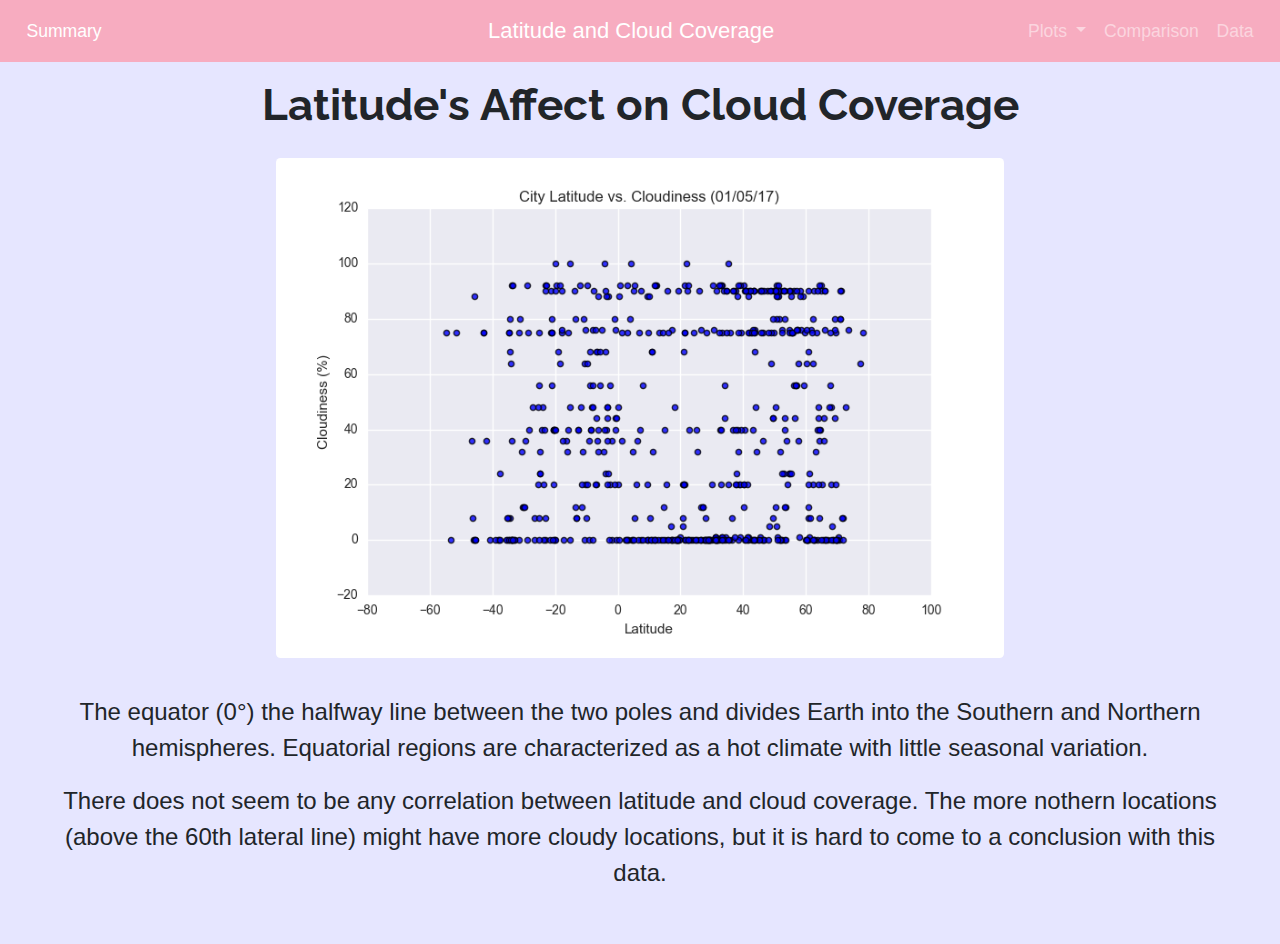
<file: lat_cloud.html>
<!DOCTYPE html>
<html lang="en">
<head>
  <title>Temperature</title>
  <meta charset="utf-8">
  <meta name="viewport" content="width=device-width, initial-scale=1">
  
  <link href="https://cdn.jsdelivr.net/npm/bootstrap@5.0.1/dist/css/bootstrap.min.css" rel="stylesheet" integrity="sha384-+0n0xVW2eSR5OomGNYDnhzAbDsOXxcvSN1TPprVMTNDbiYZCxYbOOl7+AMvyTG2x" crossorigin="anonymous">
  <script src="https://ajax.googleapis.com/ajax/libs/jquery/3.5.1/jquery.min.js"></script>
  <script src="https://cdnjs.cloudflare.com/ajax/libs/popper.js/1.16.0/umd/popper.min.js"></script>
  <script src="https://maxcdn.bootstrapcdn.com/bootstrap/4.5.2/js/bootstrap.min.js"></script>
  <link rel="stylesheet" href="style_theme.css">
</head>

<body bg-light>

    <nav class="navbar navbar-expand-md navbar-dark bg-primary">
        <div class="navbar-collapse collapse w-100 order-1 order-md-0 dual-collapse2">
            <ul class="navbar-nav mr-auto">
                <li class="nav-item active">
                    <a class="nav-link" href="index.html">Summary</a>
                </li>
            </ul>
        </div>
        <a class="navbar-brand justify-content-center" href="#">Latitude and Cloud Coverage</a>
        <div class="navbar-collapse collapse w-100 order-3 dual-collapse2">
            <ul class="navbar-nav ml-auto">
                <li class="nav-item dropdown">
                    <a class="nav-link dropdown-toggle" href="#" id="navbarDropdown" role="button" data-toggle="dropdown" aria-haspopup="true" aria-expanded="false">
                      Plots
                    </a>
                    <div class="dropdown-menu" aria-labelledby="navbarDropdown">
                      <a class="dropdown-item" href="lat_temp.html">Latitude vs Temperature</a>
                      <a class="dropdown-item" href="lat_hum.html">Latitude vs Humidity</a>
                      <a class="dropdown-item" href="lat_cloud.html">Latitude vs Cloudiness</a>
                      <a class="dropdown-item" href="lat_wind.html">Latitude vs Wind Speed</a>
                    </div>
                  </li>
                <li class="nav-item">
                    <a class="nav-link" href="comparison.html">Comparison</a>
                </li>
                <li class="nav-item">
                    <a class="nav-link" href="data.html"">Data</a>
                </li>
            </ul>
        </div>
    </nav>
    <div class="container bg-light">
        <div class="row p-3">
          <div class="col-md-12">
            <h1 class="text-center"><b>Latitude's Affect on Cloud Coverage</b></h1>
        </div>
        <div class="row p-3">
            <div class="col-md-12">
              <img src="images\Fig3.png"class="rounded mx-auto d-block" height="500"></a>
            </div>
        </div>
        <div class="row p-3">
            <div classs="col-md-12">
                <p class="text-center"><font size="+2">The equator (0°) the halfway line between the two poles and divides Earth into the Southern and Northern hemispheres. Equatorial regions are characterized as a hot climate with little seasonal variation.</font> </p>
                    <p class="text-center"><font size="+2">There does not seem to be any correlation between latitude and cloud coverage. The more nothern locations (above the 60th  lateral line) might have more cloudy locations, but it is hard to come to a conclusion with this data.</font> </p>
            </div>
            <h1></h1>
            <h1></h1>
            <h1></h1>
            <h1></h1>
            <h1></h1>
            <h1></h1>
            <h1></h1>
        </div>
</file>
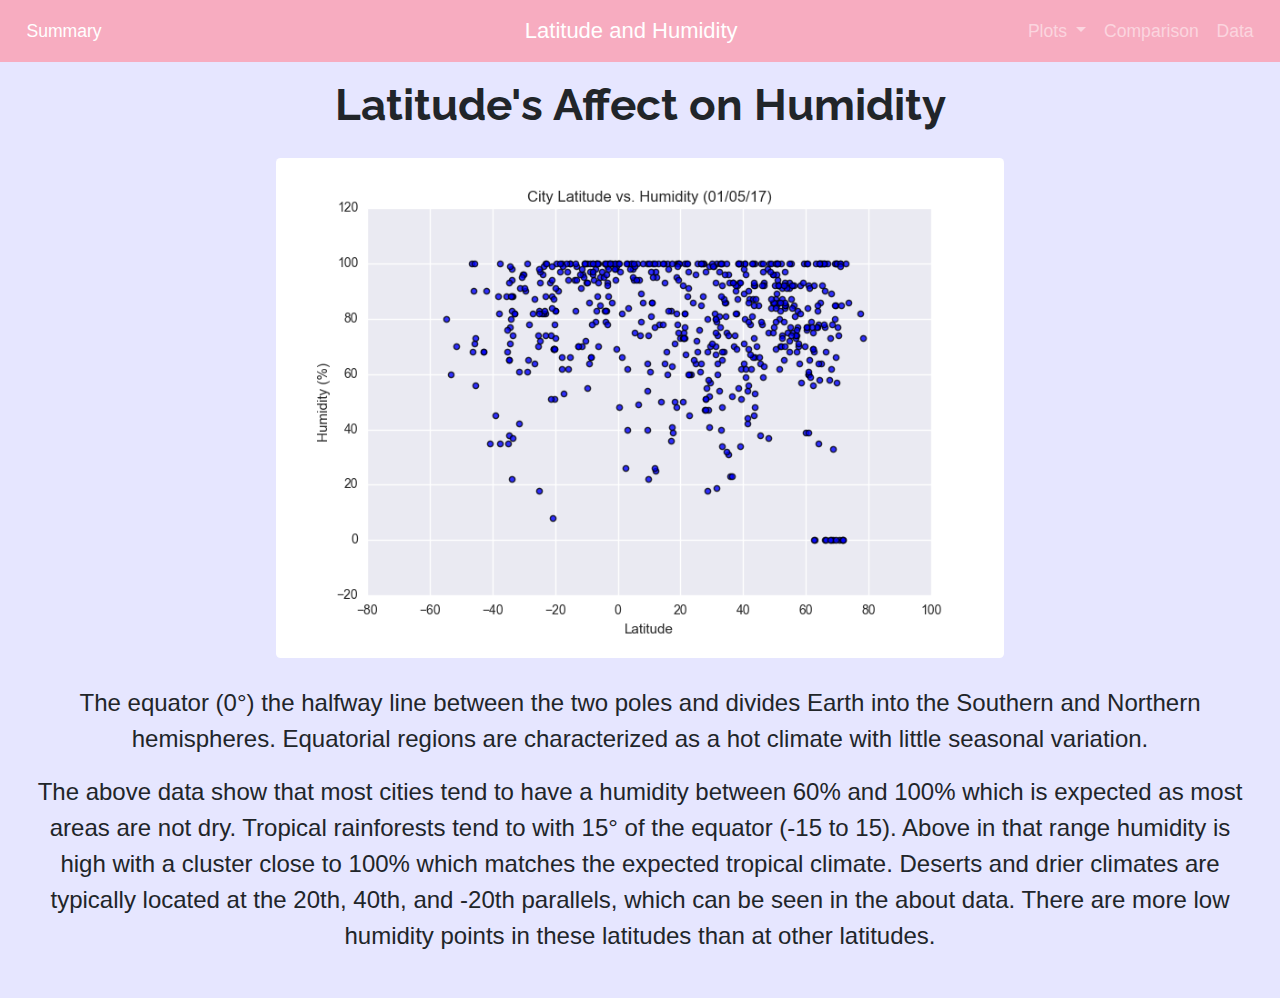
<file: lat_hum.html>
<!DOCTYPE html>
<html lang="en">
<head>
  <title>Temperature</title>
  <meta charset="utf-8">
  <meta name="viewport" content="width=device-width, initial-scale=1">
  
  <link href="https://cdn.jsdelivr.net/npm/bootstrap@5.0.1/dist/css/bootstrap.min.css" rel="stylesheet" integrity="sha384-+0n0xVW2eSR5OomGNYDnhzAbDsOXxcvSN1TPprVMTNDbiYZCxYbOOl7+AMvyTG2x" crossorigin="anonymous">
  <script src="https://ajax.googleapis.com/ajax/libs/jquery/3.5.1/jquery.min.js"></script>
  <script src="https://cdnjs.cloudflare.com/ajax/libs/popper.js/1.16.0/umd/popper.min.js"></script>
  <script src="https://maxcdn.bootstrapcdn.com/bootstrap/4.5.2/js/bootstrap.min.js"></script>
  <link rel="stylesheet" href="style_theme.css">
</head>

<body bg-light>

    <nav class="navbar navbar-expand-md navbar-dark bg-primary">
        <div class="navbar-collapse collapse w-100 order-1 order-md-0 dual-collapse2">
            <ul class="navbar-nav mr-auto">
                <li class="nav-item active">
                    <a class="nav-link" href="index.html">Summary</a>
                </li>
            </ul>
        </div>
        <a class="navbar-brand justify-content-center" href="#">Latitude and Humidity</a>
        <div class="navbar-collapse collapse w-100 order-3 dual-collapse2">
            <ul class="navbar-nav ml-auto">
                <li class="nav-item dropdown">
                    <a class="nav-link dropdown-toggle" href="#" id="navbarDropdown" role="button" data-toggle="dropdown" aria-haspopup="true" aria-expanded="false">
                      Plots
                    </a>
                    <div class="dropdown-menu" aria-labelledby="navbarDropdown">
                      <a class="dropdown-item" href="lat_temp.html">Latitude vs Temperature</a>
                      <a class="dropdown-item" href="lat_hum.html">Latitude vs Humidity</a>
                      <a class="dropdown-item" href="lat_cloud.html">Latitude vs Cloudiness</a>
                      <a class="dropdown-item" href="lat_wind.html">Latitude vs Wind Speed</a>
                    </div>
                  </li>
                <li class="nav-item">
                    <a class="nav-link" href="comparison.html">Comparison</a>
                </li>
                <li class="nav-item">
                    <a class="nav-link" href="data.html"">Data</a>
                </li>
            </ul>
        </div>
    </nav>
    <div class="container bg-light">
        <div class="row p-3">
          <div class="col-md-12">
            <h1 class="text-center"><b>Latitude's Affect on Humidity</b></h1>
        </div>
        <div class="row p-3">
            <div class="col-md-12">
              <img src="images\Fig2.png"class="rounded mx-auto d-block" height="500"></a>
            </div>
        </div>
        <div class="row p-2">
            <div classs="col-md-12">
                <p class="text-center"><font size="+2">The equator (0°) the halfway line between the two poles and divides Earth into the Southern and Northern hemispheres. Equatorial regions are characterized as a hot climate with little seasonal variation.</font> </p>
                    <p class="text-center"><font size="+2">The above data show that most cities tend to have a humidity between 60% and 100% which is expected as most areas are not dry. Tropical rainforests tend to with 15° of the equator (-15 to 15). Above in that range humidity is high with a cluster close to 100% which matches the expected tropical climate. Deserts and drier climates are typically located at the 20th, 40th, and -20th parallels, which can be seen in the about data. There are more low humidity points in these latitudes than at other latitudes. </font> </p>
            </div>
        </div>
</file>
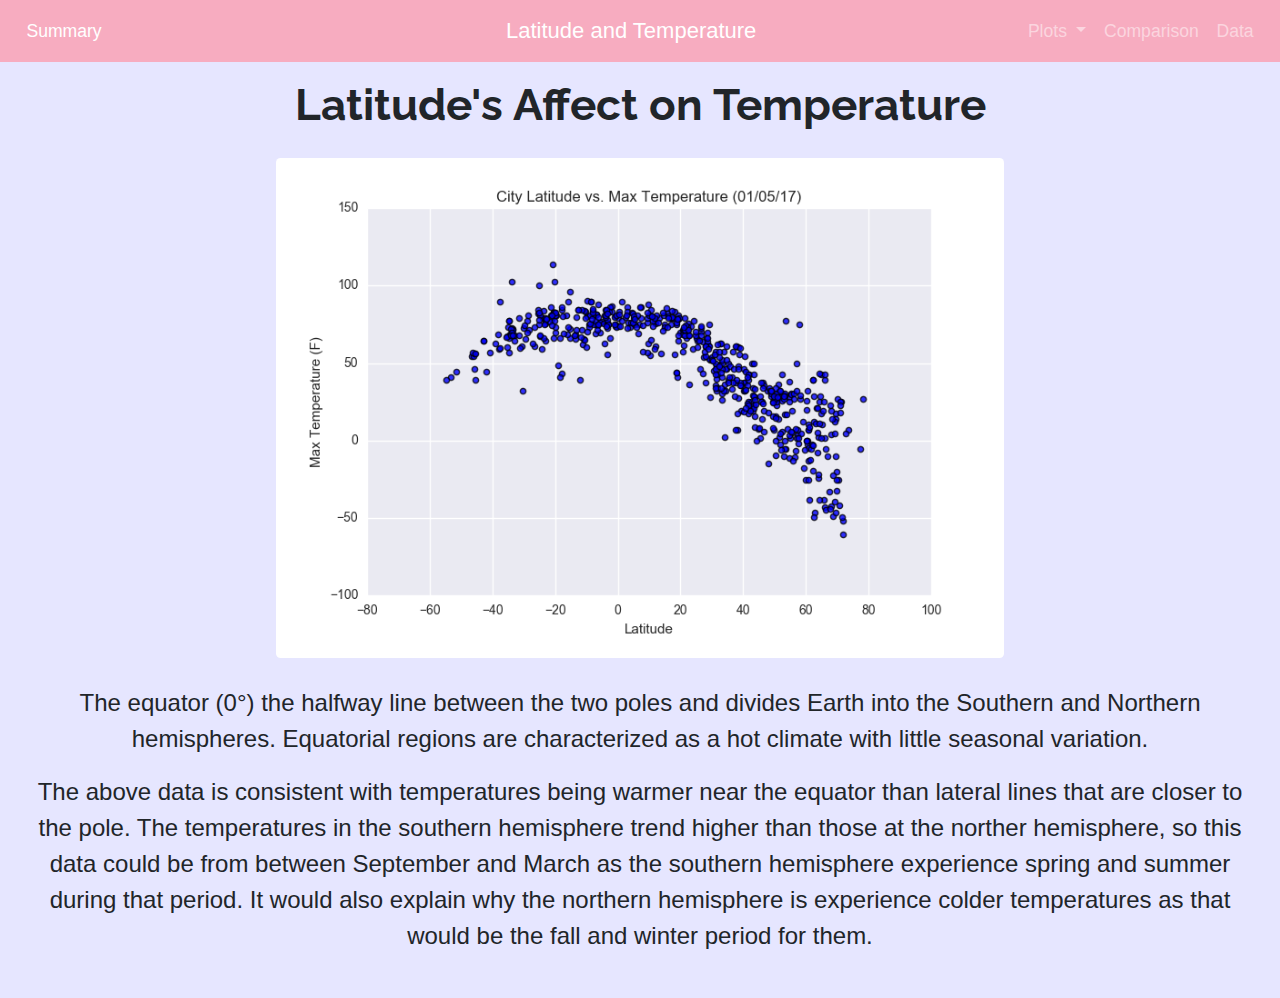
<file: lat_temp.html>
<!DOCTYPE html>
<html lang="en">
<head>
  <title>Temperature</title>
  <meta charset="utf-8">
  <meta name="viewport" content="width=device-width, initial-scale=1">
  
  <link href="https://cdn.jsdelivr.net/npm/bootstrap@5.0.1/dist/css/bootstrap.min.css" rel="stylesheet" integrity="sha384-+0n0xVW2eSR5OomGNYDnhzAbDsOXxcvSN1TPprVMTNDbiYZCxYbOOl7+AMvyTG2x" crossorigin="anonymous">
  <script src="https://ajax.googleapis.com/ajax/libs/jquery/3.5.1/jquery.min.js"></script>
  <script src="https://cdnjs.cloudflare.com/ajax/libs/popper.js/1.16.0/umd/popper.min.js"></script>
  <script src="https://maxcdn.bootstrapcdn.com/bootstrap/4.5.2/js/bootstrap.min.js"></script>
  <link rel="stylesheet" href="style_theme.css">
</head>

<body bg-light>

    <nav class="navbar navbar-expand-md navbar-dark bg-primary">
        <div class="navbar-collapse collapse w-100 order-1 order-md-0 dual-collapse2">
            <ul class="navbar-nav mr-auto">
                <li class="nav-item active">
                    <a class="nav-link" href="index.html">Summary</a>
                </li>
            </ul>
        </div>
        <a class="navbar-brand justify-content-center" href="#">Latitude and Temperature</a>
        <div class="navbar-collapse collapse w-100 order-3 dual-collapse2">
            <ul class="navbar-nav ml-auto">
                <li class="nav-item dropdown">
                    <a class="nav-link dropdown-toggle" href="#" id="navbarDropdown" role="button" data-toggle="dropdown" aria-haspopup="true" aria-expanded="false">
                      Plots
                    </a>
                    <div class="dropdown-menu" aria-labelledby="navbarDropdown">
                      <a class="dropdown-item" href="lat_temp.html">Latitude vs Temperature</a>
                      <a class="dropdown-item" href="lat_hum.html">Latitude vs Humidity</a>
                      <a class="dropdown-item" href="lat_cloud.html">Latitude vs Cloudiness</a>
                      <a class="dropdown-item" href="lat_wind.html">Latitude vs Wind Speed</a>
                    </div>
                  </li>
                <li class="nav-item">
                    <a class="nav-link" href="comparison.html">Comparison</a>
                </li>
                <li class="nav-item">
                    <a class="nav-link" href="data.html"">Data</a>
                </li>
            </ul>
        </div>
    </nav>
    <div class="container bg-light">
        <div class="row p-3">
          <div class="col-md-12">
            <h1 class="text-center"><b>Latitude's Affect on Temperature</b></h1>
        </div>
        <div class="row p-3">
            <div class="col-md-12">
              <img src="images\Fig1.png"class="rounded mx-auto d-block" height="500"></a>
            </div>
        </div>
        <div class="row p-2">
            <div classs="col-md-12">
                <p class="text-center"><font size="+2">The equator (0°) the halfway line between the two poles and divides Earth into the Southern and Northern hemispheres. Equatorial regions are characterized as a hot climate with little seasonal variation.</font> </p>
                    <p class="text-center"><font size="+2">The above data is consistent with temperatures being warmer near the equator than lateral lines that are closer to the pole. The temperatures in the southern hemisphere trend higher than those at the norther hemisphere, so this data could be from between September and March as the southern hemisphere experience spring and summer during that period. It would also explain why the northern hemisphere is experience colder temperatures as that would be the fall and winter period for them.</font> </p>
            </div>
        </div>
</file>
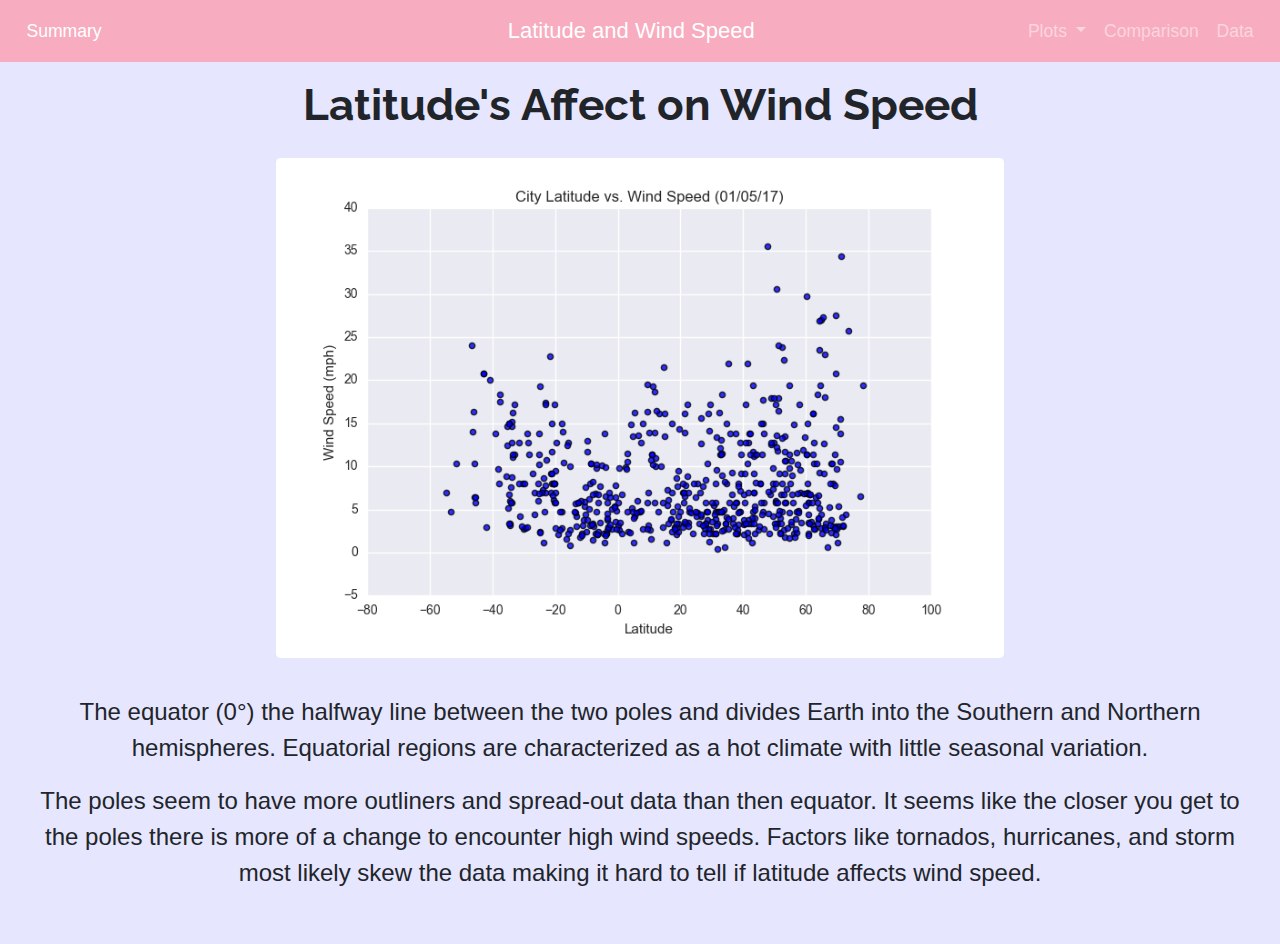
<file: lat_wind.html>
<!DOCTYPE html>
<html lang="en">
<head>
  <title>Temperature</title>
  <meta charset="utf-8">
  <meta name="viewport" content="width=device-width, initial-scale=1">
  
  <link href="https://cdn.jsdelivr.net/npm/bootstrap@5.0.1/dist/css/bootstrap.min.css" rel="stylesheet" integrity="sha384-+0n0xVW2eSR5OomGNYDnhzAbDsOXxcvSN1TPprVMTNDbiYZCxYbOOl7+AMvyTG2x" crossorigin="anonymous">
  <script src="https://ajax.googleapis.com/ajax/libs/jquery/3.5.1/jquery.min.js"></script>
  <script src="https://cdnjs.cloudflare.com/ajax/libs/popper.js/1.16.0/umd/popper.min.js"></script>
  <script src="https://maxcdn.bootstrapcdn.com/bootstrap/4.5.2/js/bootstrap.min.js"></script>
  <link rel="stylesheet" href="style_theme.css">
</head>

<body bg-light>

    <nav class="navbar navbar-expand-md navbar-dark bg-primary">
        <div class="navbar-collapse collapse w-100 order-1 order-md-0 dual-collapse2">
            <ul class="navbar-nav mr-auto">
                <li class="nav-item active">
                    <a class="nav-link" href="index.html">Summary</a>
                </li>
            </ul>
        </div>
        <a class="navbar-brand justify-content-center" href="#">Latitude and Wind Speed</a>
        <div class="navbar-collapse collapse w-100 order-3 dual-collapse2">
            <ul class="navbar-nav ml-auto">
                <li class="nav-item dropdown">
                    <a class="nav-link dropdown-toggle" href="#" id="navbarDropdown" role="button" data-toggle="dropdown" aria-haspopup="true" aria-expanded="false">
                      Plots
                    </a>
                    <div class="dropdown-menu" aria-labelledby="navbarDropdown">
                      <a class="dropdown-item" href="lat_temp.html">Latitude vs Temperature</a>
                      <a class="dropdown-item" href="lat_hum.html">Latitude vs Humidity</a>
                      <a class="dropdown-item" href="lat_cloud.html">Latitude vs Cloudiness</a>
                      <a class="dropdown-item" href="lat_wind.html">Latitude vs Wind Speed</a>
                    </div>
                  </li>
                <li class="nav-item">
                    <a class="nav-link" href="comparison.html">Comparison</a>
                </li>
                <li class="nav-item">
                    <a class="nav-link" href="data.html"">Data</a>
                </li>
            </ul>
        </div>
    </nav>
    <div class="container bg-light">
        <div class="row p-3">
          <div class="col-md-12">
            <h1 class="text-center"><b>Latitude's Affect on Wind Speed</b></h1>
        </div>
        <div class="row p-3">
            <div class="col-md-12">
              <img src="images\Fig4.png"class="rounded mx-auto d-block" height="500"></a>
            </div>
        </div>
        <div class="row p-3">
            <div classs="col-md-12">
                <p class="text-center"><font size="+2">The equator (0°) the halfway line between the two poles and divides Earth into the Southern and Northern hemispheres. Equatorial regions are characterized as a hot climate with little seasonal variation.</font> </p>
                <p class="text-center"><font size="+2">The poles seem to have more outliners and spread-out data than then equator. It seems like the closer you get to the poles there is more of a change to encounter high wind speeds. Factors like tornados, hurricanes, and storm most likely skew the data making it hard to tell if latitude affects wind speed. </font> </p>
            </div>
            <h1></h1>
            <h1></h1>
            <h1></h1>
        </div>
</file>
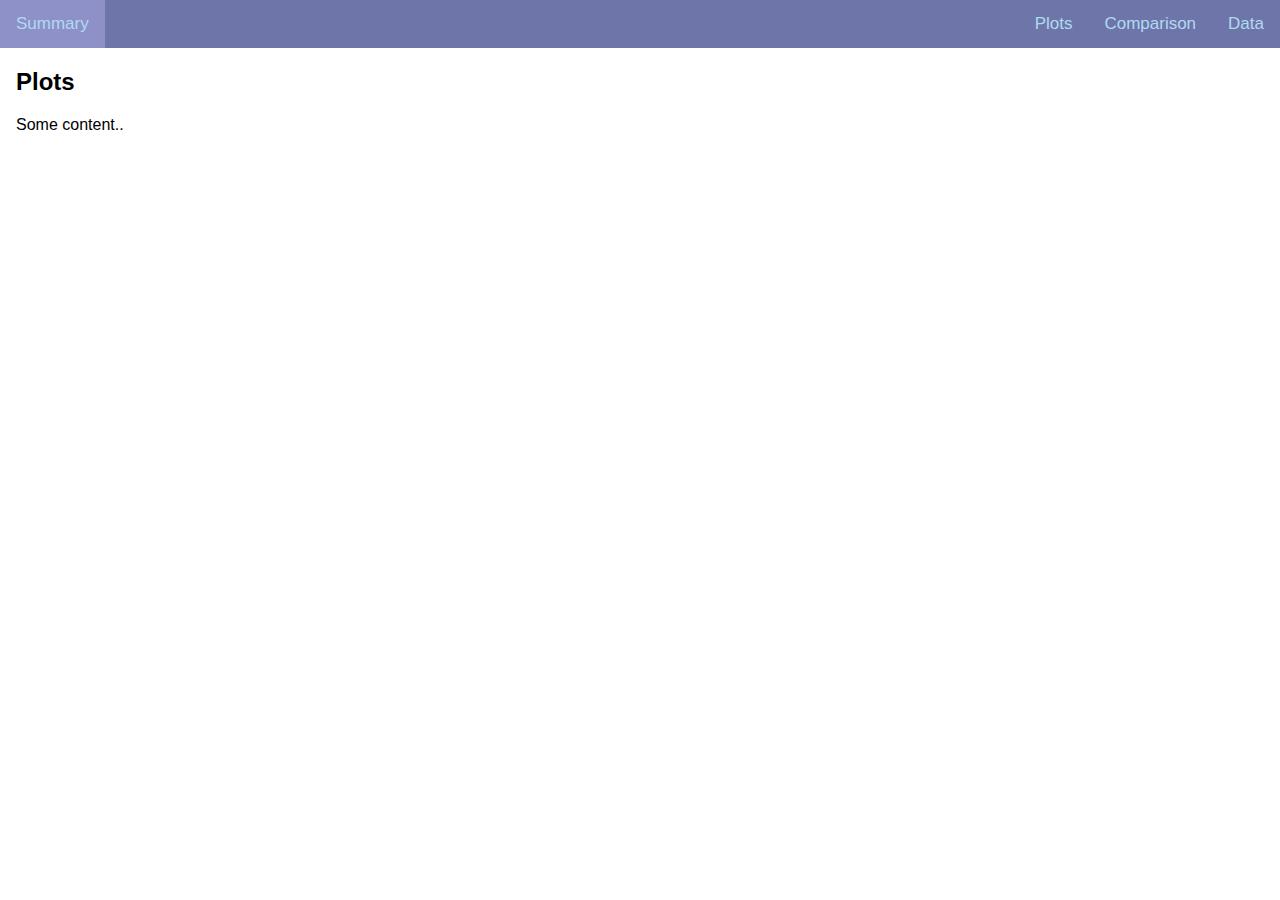
<file: plots.html>
<!DOCTYPE html>
<html>
<head>
<meta name="viewport" content="width=device-width, initial-scale=1">
<style>
body {
  margin: 0;
  font-family: Arial, Helvetica, sans-serif;
}

.topnav {
  overflow: hidden;
  background-color:rgb(110, 117, 168);
}

.topnav a {
  float: left;
  color: rgb(176, 218, 241);
  text-align: center;
  padding: 14px 16px;
  text-decoration: none;
  font-size: 17px;
}

.topnav a:hover {
  background-color: rgb(176, 218, 241);
  color:rgb(110, 117, 168);
}

.topnav a.active {
  background-color: rgb(141, 145,199);
  color:rgb(176, 218, 241);
}

.topnav-right {
  float: right;
}
</style>
</head>
<body>

<div class="topnav">
  <a class="active" href="index.html">Summary</a>
  
  <div class="topnav-right">
    <a href="plots.html">Plots</a>
    <a href="comparison.html">Comparison</a>
    <a href="data.html">Data</a>
  </div>
</div>

<div style="padding-left:16px">
    <h2>Plots</h2>
    <p>Some content..</p>
  </div>
  
  </body>
  </html>
</file>
<file: style_theme.css>
/* Created with Themestr.app */
/*! `Hello Kiddie` Bootstrap 4 theme */
@import url(https://fonts.googleapis.com/css?family=Raleway:200,300,400,700);
/*!
 * Bootstrap v4.5.0 (https://getbootstrap.com/)
 * Copyright 2011-2020 The Bootstrap Authors
 * Copyright 2011-2020 Twitter, Inc.
 * Licensed under MIT (https://github.com/twbs/bootstrap/blob/master/LICENSE)
 */
:root {
  --blue: #007bff;
  --indigo: #6610f2;
  --purple: #6f42c1;
  --pink: #e83e8c;
  --red: #dc3545;
  --orange: #fd7e14;
  --yellow: #ffc107;
  --green: #28a745;
  --teal: #20c997;
  --cyan: #17a2b8;
  --white: #fff;
  --gray: #6c757d;
  --gray-dark: #343a40;
  --primary: #F7ACC0;
  --secondary: #CACACA;
  --success: #0c576877;
  --info: #bbdcff;
  --warning: #0DE2EA;
  --danger: #FF444F;
  --light: #E6E6FF;
  --dark: #223322;
  --breakpoint-xs: 0;
  --breakpoint-sm: 576px;
  --breakpoint-md: 768px;
  --breakpoint-lg: 992px;
  --breakpoint-xl: 1200px;
  --font-family-sans-serif: -apple-system, BlinkMacSystemFont, "Segoe UI", Roboto, "Helvetica Neue", Arial, "Noto Sans", sans-serif, "Apple Color Emoji", "Segoe UI Emoji", "Segoe UI Symbol", "Noto Color Emoji";
  --font-family-monospace: SFMono-Regular, Menlo, Monaco, Consolas, "Liberation Mono", "Courier New", monospace;
}

*,
*::before,
*::after {
  box-sizing: border-box;
}

html {
  font-family: sans-serif;
  line-height: 1.15;
  -webkit-text-size-adjust: 100%;
  -webkit-tap-highlight-color: rgba(0, 0, 0, 0);
}

article, aside, figcaption, figure, footer, header, hgroup, main, nav, section {
  display: block;
}

body {
  margin: 0;
  font-family: -apple-system, BlinkMacSystemFont, "Segoe UI", Roboto, "Helvetica Neue", Arial, "Noto Sans", sans-serif, "Apple Color Emoji", "Segoe UI Emoji", "Segoe UI Symbol", "Noto Color Emoji";
  font-size: 1rem;
  font-weight: 400;
  line-height: 1.5;
  color: #212529;
  text-align: left;
  background-color: #FFF0F5;
}

[tabindex="-1"]:focus:not(:focus-visible) {
  outline: 0 !important;
}

hr {
  box-sizing: content-box;
  height: 0;
  overflow: visible;
}

h1, h2, h3, h4, h5, h6 {
  margin-top: 0;
  margin-bottom: 0.5rem;
}

p {
  margin-top: 0;
  margin-bottom: 1rem;
}

abbr[title],
abbr[data-original-title] {
  text-decoration: underline;
  text-decoration: underline dotted;
  cursor: help;
  border-bottom: 0;
  text-decoration-skip-ink: none;
}

address {
  margin-bottom: 1rem;
  font-style: normal;
  line-height: inherit;
}

ol,
ul,
dl {
  margin-top: 0;
  margin-bottom: 1rem;
}

ol ol,
ul ul,
ol ul,
ul ol {
  margin-bottom: 0;
}

dt {
  font-weight: 700;
}

dd {
  margin-bottom: .5rem;
  margin-left: 0;
}

blockquote {
  margin: 0 0 1rem;
}

b,
strong {
  font-weight: bolder;
}

small {
  font-size: 80%;
}

sub,
sup {
  position: relative;
  font-size: 75%;
  line-height: 0;
  vertical-align: baseline;
}

sub {
  bottom: -.25em;
}

sup {
  top: -.5em;
}

a {
  color: #F7ACC0;
  text-decoration: none;
  background-color: transparent;
}

a:hover {
  color: #f21c56;
  text-decoration: underline;
}

a:not([href]) {
  color: inherit;
  text-decoration: none;
}

a:not([href]):hover {
  color: inherit;
  text-decoration: none;
}

pre,
code,
kbd,
samp {
  font-family: SFMono-Regular, Menlo, Monaco, Consolas, "Liberation Mono", "Courier New", monospace;
  font-size: 1em;
}

pre {
  margin-top: 0;
  margin-bottom: 1rem;
  overflow: auto;
  -ms-overflow-style: scrollbar;
}

figure {
  margin: 0 0 1rem;
}

img {
  vertical-align: middle;
  border-style: none;
}

svg {
  overflow: hidden;
  vertical-align: middle;
}

table {
  border-collapse: collapse;
}

caption {
  padding-top: 0.75rem;
  padding-bottom: 0.75rem;
  color: #6c757d;
  text-align: left;
  caption-side: bottom;
}

th {
  text-align: inherit;
}

label {
  display: inline-block;
  margin-bottom: 0.5rem;
}

button {
  border-radius: 0;
}

button:focus {
  outline: 1px dotted;
  outline: 5px auto -webkit-focus-ring-color;
}

input,
button,
select,
optgroup,
textarea {
  margin: 0;
  font-family: inherit;
  font-size: inherit;
  line-height: inherit;
}

button,
input {
  overflow: visible;
}

button,
select {
  text-transform: none;
}

[role="button"] {
  cursor: pointer;
}

select {
  word-wrap: normal;
}

button,
[type="button"],
[type="reset"],
[type="submit"] {
  -webkit-appearance: button;
}

button:not(:disabled),
[type="button"]:not(:disabled),
[type="reset"]:not(:disabled),
[type="submit"]:not(:disabled) {
  cursor: pointer;
}

button::-moz-focus-inner,
[type="button"]::-moz-focus-inner,
[type="reset"]::-moz-focus-inner,
[type="submit"]::-moz-focus-inner {
  padding: 0;
  border-style: none;
}

input[type="radio"],
input[type="checkbox"] {
  box-sizing: border-box;
  padding: 0;
}

textarea {
  overflow: auto;
  resize: vertical;
}

fieldset {
  min-width: 0;
  padding: 0;
  margin: 0;
  border: 0;
}

legend {
  display: block;
  width: 100%;
  max-width: 100%;
  padding: 0;
  margin-bottom: .5rem;
  font-size: 1.5rem;
  line-height: inherit;
  color: inherit;
  white-space: normal;
}

progress {
  vertical-align: baseline;
}

[type="number"]::-webkit-inner-spin-button,
[type="number"]::-webkit-outer-spin-button {
  height: auto;
}

[type="search"] {
  outline-offset: -2px;
  -webkit-appearance: none;
}

[type="search"]::-webkit-search-decoration {
  -webkit-appearance: none;
}

::-webkit-file-upload-button {
  font: inherit;
  -webkit-appearance: button;
}

output {
  display: inline-block;
}

summary {
  display: list-item;
  cursor: pointer;
}

template {
  display: none;
}

[hidden] {
  display: none !important;
}

h1, h2, h3, h4, h5, h6,
.h1, .h2, .h3, .h4, .h5, .h6 {
  margin-bottom: 0.5rem;
  font-family: Raleway;
  font-weight: 500;
  line-height: 1.2;
}

h1, .h1 {
  font-size: 2.5rem;
}

h2, .h2 {
  font-size: 2rem;
}

h3, .h3 {
  font-size: 1.75rem;
}

h4, .h4 {
  font-size: 1.5rem;
}

h5, .h5 {
  font-size: 1.25rem;
}

h6, .h6 {
  font-size: 1rem;
}

.lead {
  font-size: 1.25rem;
  font-weight: 300;
}

.display-1 {
  font-size: 6rem;
  font-weight: 300;
  line-height: 1.2;
}

.display-2 {
  font-size: 5.5rem;
  font-weight: 300;
  line-height: 1.2;
}

.display-3 {
  font-size: 4.5rem;
  font-weight: 300;
  line-height: 1.2;
}

.display-4 {
  font-size: 3.5rem;
  font-weight: 300;
  line-height: 1.2;
}

hr {
  margin-top: 1rem;
  margin-bottom: 1rem;
  border: 0;
  border-top: 1px solid rgba(0, 0, 0, 0.1);
}

small,
.small {
  font-size: 80%;
  font-weight: 400;
}

mark,
.mark {
  padding: 0.2em;
  background-color: #fcf8e3;
}

.list-unstyled {
  padding-left: 0;
  list-style: none;
}

.list-inline {
  padding-left: 0;
  list-style: none;
}

.list-inline-item {
  display: inline-block;
}

.list-inline-item:not(:last-child) {
  margin-right: 0.5rem;
}

.initialism {
  font-size: 90%;
  text-transform: uppercase;
}

.blockquote {
  margin-bottom: 1rem;
  font-size: 1.25rem;
}

.blockquote-footer {
  display: block;
  font-size: 80%;
  color: #6c757d;
}

.blockquote-footer::before {
  content: "\2014\00A0";
}

.img-fluid {
  max-width: 100%;
  height: auto;
}

.img-thumbnail {
  padding: 0.25rem;
  background-color: #fff;
  border: 1px solid #dee2e6;
  border-radius: 0.25rem;
  max-width: 100%;
  height: auto;
}

.figure {
  display: inline-block;
}

.figure-img {
  margin-bottom: 0.5rem;
  line-height: 1;
}

.figure-caption {
  font-size: 90%;
  color: #6c757d;
}

code {
  font-size: 87.5%;
  color: #e83e8c;
  word-wrap: break-word;
}

a > code {
  color: inherit;
}

kbd {
  padding: 0.2rem 0.4rem;
  font-size: 87.5%;
  color: #fff;
  background-color: #212529;
  border-radius: 0.2rem;
}

kbd kbd {
  padding: 0;
  font-size: 100%;
  font-weight: 700;
}

pre {
  display: block;
  font-size: 87.5%;
  color: #212529;
}

pre code {
  font-size: inherit;
  color: inherit;
  word-break: normal;
}

.pre-scrollable {
  max-height: 340px;
  overflow-y: scroll;
}

.table {
  width: 100%;
  margin-bottom: 1rem;
  color: #212529;
}

.table th,
.table td {
  padding: 0.75rem;
  vertical-align: top;
  border-top: 1px solid #dee2e6;
}

.table thead th {
  vertical-align: bottom;
  border-bottom: 2px solid #dee2e6;
}

.table tbody + tbody {
  border-top: 2px solid #dee2e6;
}

.table-sm th,
.table-sm td {
  padding: 0.3rem;
}

.table-bordered {
  border: 1px solid #dee2e6;
}

.table-bordered th,
.table-bordered td {
  border: 1px solid #dee2e6;
}

.table-bordered thead th,
.table-bordered thead td {
  border-bottom-width: 2px;
}

.table-borderless th,
.table-borderless td,
.table-borderless thead th,
.table-borderless tbody + tbody {
  border: 0;
}

.table-striped tbody tr:nth-of-type(odd) {
  background-color: rgba(0, 0, 0, 0.05);
}

.table-hover tbody tr:hover {
  color: #212529;
  background-color: rgba(0, 0, 0, 0.075);
}

.table-primary,
.table-primary > th,
.table-primary > td {
  background-color: #fcd4df;
}

.table-primary th,
.table-primary td,
.table-primary thead th,
.table-primary tbody + tbody {
  border-color: #faaec3;
}

.table-hover .table-primary:hover {
  background-color: #fabccd;
}

.table-hover .table-primary:hover > td,
.table-hover .table-primary:hover > th {
  background-color: #fabccd;
}

.table-secondary,
.table-secondary > th,
.table-secondary > td {
  background-color: #f0f0f0;
}

.table-secondary th,
.table-secondary td,
.table-secondary thead th,
.table-secondary tbody + tbody {
  border-color: #e3e3e3;
}

.table-hover .table-secondary:hover {
  background-color: #e3e3e3;
}

.table-hover .table-secondary:hover > td,
.table-hover .table-secondary:hover > th {
  background-color: #e3e3e3;
}

.table-success,
.table-success > th,
.table-success > td {
  background-color: #b8d0d5;
}

.table-success th,
.table-success td,
.table-success thead th,
.table-success tbody + tbody {
  border-color: #7ca7b0;
}

.table-hover .table-success:hover {
  background-color: #a8c5cc;
}

.table-hover .table-success:hover > td,
.table-hover .table-success:hover > th {
  background-color: #a8c5cc;
}

.table-info,
.table-info > th,
.table-info > td {
  background-color: #c9dcef;
}

.table-info th,
.table-info td,
.table-info thead th,
.table-info tbody + tbody {
  border-color: #9bbde2;
}

.table-hover .table-info:hover {
  background-color: #b5cfe9;
}

.table-hover .table-info:hover > td,
.table-hover .table-info:hover > th {
  background-color: #b5cfe9;
}

.table-warning,
.table-warning > th,
.table-warning > td {
  background-color: #bbf7f9;
}

.table-warning th,
.table-warning td,
.table-warning thead th,
.table-warning tbody + tbody {
  border-color: #81f0f4;
}

.table-hover .table-warning:hover {
  background-color: #a4f4f7;
}

.table-hover .table-warning:hover > td,
.table-hover .table-warning:hover > th {
  background-color: #a4f4f7;
}

.table-danger,
.table-danger > th,
.table-danger > td {
  background-color: #ffcbce;
}

.table-danger th,
.table-danger td,
.table-danger thead th,
.table-danger tbody + tbody {
  border-color: #ff9ea3;
}

.table-hover .table-danger:hover {
  background-color: #ffb2b6;
}

.table-hover .table-danger:hover > td,
.table-hover .table-danger:hover > th {
  background-color: #ffb2b6;
}

.table-light,
.table-light > th,
.table-light > td {
  background-color: #f9f9f9;
}

.table-light th,
.table-light td,
.table-light thead th,
.table-light tbody + tbody {
  border-color: #f4f4f4;
}

.table-hover .table-light:hover {
  background-color: #ececec;
}

.table-hover .table-light:hover > td,
.table-hover .table-light:hover > th {
  background-color: #ececec;
}

.table-dark,
.table-dark > th,
.table-dark > td {
  background-color: #c1c6c1;
}

.table-dark th,
.table-dark td,
.table-dark thead th,
.table-dark tbody + tbody {
  border-color: #8c958c;
}

.table-hover .table-dark:hover {
  background-color: #b4bab4;
}

.table-hover .table-dark:hover > td,
.table-hover .table-dark:hover > th {
  background-color: #b4bab4;
}

.table-active,
.table-active > th,
.table-active > td {
  background-color: rgba(0, 0, 0, 0.075);
}

.table-hover .table-active:hover {
  background-color: rgba(0, 0, 0, 0.075);
}

.table-hover .table-active:hover > td,
.table-hover .table-active:hover > th {
  background-color: rgba(0, 0, 0, 0.075);
}

.table .thead-dark th {
  color: #fff;
  background-color: #343a40;
  border-color: #454d55;
}

.table .thead-light th {
  color: #495057;
  background-color: #e9ecef;
  border-color: #dee2e6;
}

.table-dark {
  color: #fff;
  background-color: #343a40;
}

.table-dark th,
.table-dark td,
.table-dark thead th {
  border-color: #454d55;
}

.table-dark.table-bordered {
  border: 0;
}

.table-dark.table-striped tbody tr:nth-of-type(odd) {
  background-color: rgba(255, 255, 255, 0.05);
}

.table-dark.table-hover tbody tr:hover {
  color: #fff;
  background-color: rgba(255, 255, 255, 0.075);
}

@media (max-width: 575.98px) {
  .table-responsive-sm {
    display: block;
    width: 100%;
    overflow-x: auto;
    -webkit-overflow-scrolling: touch;
  }
  .table-responsive-sm > .table-bordered {
    border: 0;
  }
}

@media (max-width: 767.98px) {
  .table-responsive-md {
    display: block;
    width: 100%;
    overflow-x: auto;
    -webkit-overflow-scrolling: touch;
  }
  .table-responsive-md > .table-bordered {
    border: 0;
  }
}

@media (max-width: 991.98px) {
  .table-responsive-lg {
    display: block;
    width: 100%;
    overflow-x: auto;
    -webkit-overflow-scrolling: touch;
  }
  .table-responsive-lg > .table-bordered {
    border: 0;
  }
}

@media (max-width: 1199.98px) {
  .table-responsive-xl {
    display: block;
    width: 100%;
    overflow-x: auto;
    -webkit-overflow-scrolling: touch;
  }
  .table-responsive-xl > .table-bordered {
    border: 0;
  }
}

.table-responsive {
  display: block;
  width: 100%;
  overflow-x: auto;
  -webkit-overflow-scrolling: touch;
}

.table-responsive > .table-bordered {
  border: 0;
}

.form-control {
  display: block;
  width: 100%;
  height: calc(1.5em + 0.75rem + 2px);
  padding: 0.375rem 0.75rem;
  font-size: 1rem;
  font-weight: 400;
  line-height: 1.5;
  color: #495057;
  background-color: #fff;
  background-clip: padding-box;
  border: 1px solid #ced4da;
  border-radius: 0.25rem;
  transition: border-color 0.15s ease-in-out, box-shadow 0.15s ease-in-out;
}

@media (prefers-reduced-motion: reduce) {
  .form-control {
    transition: none;
  }
}

.form-control::-ms-expand {
  background-color: transparent;
  border: 0;
}

.form-control:-moz-focusring {
  color: transparent;
  text-shadow: 0 0 0 #495057;
}

.form-control:focus {
  color: #495057;
  background-color: #fff;
  border-color: #fddde5;
  outline: 0;
  box-shadow: 0 0 0 0.2rem rgba(246, 100, 140, 0.25);
}

.form-control::placeholder {
  color: #6c757d;
  opacity: 1;
}

.form-control:disabled, .form-control[readonly] {
  background-color: #e9ecef;
  opacity: 1;
}

input[type="date"].form-control,
input[type="time"].form-control,
input[type="datetime-local"].form-control,
input[type="month"].form-control {
  appearance: none;
}

select.form-control:focus::-ms-value {
  color: #495057;
  background-color: #fff;
}

.form-control-file,
.form-control-range {
  display: block;
  width: 100%;
}

.col-form-label {
  padding-top: calc(0.375rem + 1px);
  padding-bottom: calc(0.375rem + 1px);
  margin-bottom: 0;
  font-size: inherit;
  line-height: 1.5;
}

.col-form-label-lg {
  padding-top: calc(0.5rem + 1px);
  padding-bottom: calc(0.5rem + 1px);
  font-size: 1.25rem;
  line-height: 1.5;
}

.col-form-label-sm {
  padding-top: calc(0.25rem + 1px);
  padding-bottom: calc(0.25rem + 1px);
  font-size: 0.875rem;
  line-height: 1.5;
}

.form-control-plaintext {
  display: block;
  width: 100%;
  padding: 0.375rem 0;
  margin-bottom: 0;
  font-size: 1rem;
  line-height: 1.5;
  color: #212529;
  background-color: transparent;
  border: solid transparent;
  border-width: 1px 0;
}

.form-control-plaintext.form-control-sm, .form-control-plaintext.form-control-lg {
  padding-right: 0;
  padding-left: 0;
}

.form-control-sm {
  height: calc(1.5em + 0.5rem + 2px);
  padding: 0.25rem 0.5rem;
  font-size: 0.875rem;
  line-height: 1.5;
  border-radius: 0.2rem;
}

.form-control-lg {
  height: calc(1.5em + 1rem + 2px);
  padding: 0.5rem 1rem;
  font-size: 1.25rem;
  line-height: 1.5;
  border-radius: 0.3rem;
}

select.form-control[size], select.form-control[multiple] {
  height: auto;
}

textarea.form-control {
  height: auto;
}

.form-group {
  margin-bottom: 1rem;
}

.form-text {
  display: block;
  margin-top: 0.25rem;
}

.form-row {
  display: flex;
  flex-wrap: wrap;
  margin-right: -5px;
  margin-left: -5px;
}

.form-row > .col,
.form-row > [class*="col-"] {
  padding-right: 5px;
  padding-left: 5px;
}

.form-check {
  position: relative;
  display: block;
  padding-left: 1.25rem;
}

.form-check-input {
  position: absolute;
  margin-top: 0.3rem;
  margin-left: -1.25rem;
}

.form-check-input[disabled] ~ .form-check-label,
.form-check-input:disabled ~ .form-check-label {
  color: #6c757d;
}

.form-check-label {
  margin-bottom: 0;
}

.form-check-inline {
  display: inline-flex;
  align-items: center;
  padding-left: 0;
  margin-right: 0.75rem;
}

.form-check-inline .form-check-input {
  position: static;
  margin-top: 0;
  margin-right: 0.3125rem;
  margin-left: 0;
}

.valid-feedback {
  display: none;
  width: 100%;
  margin-top: 0.25rem;
  font-size: 80%;
  color: #035668;
}

.valid-tooltip {
  position: absolute;
  top: 100%;
  z-index: 5;
  display: none;
  max-width: 100%;
  padding: 0.25rem 0.5rem;
  margin-top: .1rem;
  font-size: 0.875rem;
  line-height: 1.5;
  color: #fff;
  background-color: rgba(3, 86, 104, 0.9);
  border-radius: 0.25rem;
}

.was-validated :valid ~ .valid-feedback,
.was-validated :valid ~ .valid-tooltip,
.is-valid ~ .valid-feedback,
.is-valid ~ .valid-tooltip {
  display: block;
}

.was-validated .form-control:valid, .form-control.is-valid {
  border-color: #035668;
  padding-right: calc(1.5em + 0.75rem);
  background-image: url("data:image/svg+xml,%3csvg xmlns='http://www.w3.org/2000/svg' width='8' height='8' viewBox='0 0 8 8'%3e%3cpath fill='%23035668' d='M2.3 6.73L.6 4.53c-.4-1.04.46-1.4 1.1-.8l1.1 1.4 3.4-3.8c.6-.63 1.6-.27 1.2.7l-4 4.6c-.43.5-.8.4-1.1.1z'/%3e%3c/svg%3e");
  background-repeat: no-repeat;
  background-position: right calc(0.375em + 0.1875rem) center;
  background-size: calc(0.75em + 0.375rem) calc(0.75em + 0.375rem);
}

.was-validated .form-control:valid:focus, .form-control.is-valid:focus {
  border-color: #035668;
  box-shadow: 0 0 0 0.2rem rgba(3, 86, 104, 0.25);
}

.was-validated textarea.form-control:valid, textarea.form-control.is-valid {
  padding-right: calc(1.5em + 0.75rem);
  background-position: top calc(0.375em + 0.1875rem) right calc(0.375em + 0.1875rem);
}

.was-validated .custom-select:valid, .custom-select.is-valid {
  border-color: #035668;
  padding-right: calc(0.75em + 2.3125rem);
  background: url("data:image/svg+xml,%3csvg xmlns='http://www.w3.org/2000/svg' width='4' height='5' viewBox='0 0 4 5'%3e%3cpath fill='%23343a40' d='M2 0L0 2h4zm0 5L0 3h4z'/%3e%3c/svg%3e") no-repeat right 0.75rem center/8px 10px, url("data:image/svg+xml,%3csvg xmlns='http://www.w3.org/2000/svg' width='8' height='8' viewBox='0 0 8 8'%3e%3cpath fill='%23035668' d='M2.3 6.73L.6 4.53c-.4-1.04.46-1.4 1.1-.8l1.1 1.4 3.4-3.8c.6-.63 1.6-.27 1.2.7l-4 4.6c-.43.5-.8.4-1.1.1z'/%3e%3c/svg%3e") #fff no-repeat center right 1.75rem/calc(0.75em + 0.375rem) calc(0.75em + 0.375rem);
}

.was-validated .custom-select:valid:focus, .custom-select.is-valid:focus {
  border-color: #035668;
  box-shadow: 0 0 0 0.2rem rgba(3, 86, 104, 0.25);
}

.was-validated .form-check-input:valid ~ .form-check-label, .form-check-input.is-valid ~ .form-check-label {
  color: #035668;
}

.was-validated .form-check-input:valid ~ .valid-feedback,
.was-validated .form-check-input:valid ~ .valid-tooltip, .form-check-input.is-valid ~ .valid-feedback,
.form-check-input.is-valid ~ .valid-tooltip {
  display: block;
}

.was-validated .custom-control-input:valid ~ .custom-control-label, .custom-control-input.is-valid ~ .custom-control-label {
  color: #035668;
}

.was-validated .custom-control-input:valid ~ .custom-control-label::before, .custom-control-input.is-valid ~ .custom-control-label::before {
  border-color: #035668;
}

.was-validated .custom-control-input:valid:checked ~ .custom-control-label::before, .custom-control-input.is-valid:checked ~ .custom-control-label::before {
  border-color: #047f9a;
  background-color: #047f9a;
}

.was-validated .custom-control-input:valid:focus ~ .custom-control-label::before, .custom-control-input.is-valid:focus ~ .custom-control-label::before {
  box-shadow: 0 0 0 0.2rem rgba(3, 86, 104, 0.25);
}

.was-validated .custom-control-input:valid:focus:not(:checked) ~ .custom-control-label::before, .custom-control-input.is-valid:focus:not(:checked) ~ .custom-control-label::before {
  border-color: #035668;
}

.was-validated .custom-file-input:valid ~ .custom-file-label, .custom-file-input.is-valid ~ .custom-file-label {
  border-color: #035668;
}

.was-validated .custom-file-input:valid:focus ~ .custom-file-label, .custom-file-input.is-valid:focus ~ .custom-file-label {
  border-color: #035668;
  box-shadow: 0 0 0 0.2rem rgba(3, 86, 104, 0.25);
}

.invalid-feedback {
  display: none;
  width: 100%;
  margin-top: 0.25rem;
  font-size: 80%;
  color: #FF444F;
}

.invalid-tooltip {
  position: absolute;
  top: 100%;
  z-index: 5;
  display: none;
  max-width: 100%;
  padding: 0.25rem 0.5rem;
  margin-top: .1rem;
  font-size: 0.875rem;
  line-height: 1.5;
  color: #fff;
  background-color: rgba(255, 68, 79, 0.9);
  border-radius: 0.25rem;
}

.was-validated :invalid ~ .invalid-feedback,
.was-validated :invalid ~ .invalid-tooltip,
.is-invalid ~ .invalid-feedback,
.is-invalid ~ .invalid-tooltip {
  display: block;
}

.was-validated .form-control:invalid, .form-control.is-invalid {
  border-color: #FF444F;
  padding-right: calc(1.5em + 0.75rem);
  background-image: url("data:image/svg+xml,%3csvg xmlns='http://www.w3.org/2000/svg' width='12' height='12' fill='none' stroke='%23FF444F' viewBox='0 0 12 12'%3e%3ccircle cx='6' cy='6' r='4.5'/%3e%3cpath stroke-linejoin='round' d='M5.8 3.6h.4L6 6.5z'/%3e%3ccircle cx='6' cy='8.2' r='.6' fill='%23FF444F' stroke='none'/%3e%3c/svg%3e");
  background-repeat: no-repeat;
  background-position: right calc(0.375em + 0.1875rem) center;
  background-size: calc(0.75em + 0.375rem) calc(0.75em + 0.375rem);
}

.was-validated .form-control:invalid:focus, .form-control.is-invalid:focus {
  border-color: #FF444F;
  box-shadow: 0 0 0 0.2rem rgba(255, 68, 79, 0.25);
}

.was-validated textarea.form-control:invalid, textarea.form-control.is-invalid {
  padding-right: calc(1.5em + 0.75rem);
  background-position: top calc(0.375em + 0.1875rem) right calc(0.375em + 0.1875rem);
}

.was-validated .custom-select:invalid, .custom-select.is-invalid {
  border-color: #FF444F;
  padding-right: calc(0.75em + 2.3125rem);
  background: url("data:image/svg+xml,%3csvg xmlns='http://www.w3.org/2000/svg' width='4' height='5' viewBox='0 0 4 5'%3e%3cpath fill='%23343a40' d='M2 0L0 2h4zm0 5L0 3h4z'/%3e%3c/svg%3e") no-repeat right 0.75rem center/8px 10px, url("data:image/svg+xml,%3csvg xmlns='http://www.w3.org/2000/svg' width='12' height='12' fill='none' stroke='%23FF444F' viewBox='0 0 12 12'%3e%3ccircle cx='6' cy='6' r='4.5'/%3e%3cpath stroke-linejoin='round' d='M5.8 3.6h.4L6 6.5z'/%3e%3ccircle cx='6' cy='8.2' r='.6' fill='%23FF444F' stroke='none'/%3e%3c/svg%3e") #fff no-repeat center right 1.75rem/calc(0.75em + 0.375rem) calc(0.75em + 0.375rem);
}

.was-validated .custom-select:invalid:focus, .custom-select.is-invalid:focus {
  border-color: #FF444F;
  box-shadow: 0 0 0 0.2rem rgba(255, 68, 79, 0.25);
}

.was-validated .form-check-input:invalid ~ .form-check-label, .form-check-input.is-invalid ~ .form-check-label {
  color: #FF444F;
}

.was-validated .form-check-input:invalid ~ .invalid-feedback,
.was-validated .form-check-input:invalid ~ .invalid-tooltip, .form-check-input.is-invalid ~ .invalid-feedback,
.form-check-input.is-invalid ~ .invalid-tooltip {
  display: block;
}

.was-validated .custom-control-input:invalid ~ .custom-control-label, .custom-control-input.is-invalid ~ .custom-control-label {
  color: #FF444F;
}

.was-validated .custom-control-input:invalid ~ .custom-control-label::before, .custom-control-input.is-invalid ~ .custom-control-label::before {
  border-color: #FF444F;
}

.was-validated .custom-control-input:invalid:checked ~ .custom-control-label::before, .custom-control-input.is-invalid:checked ~ .custom-control-label::before {
  border-color: #ff777f;
  background-color: #ff777f;
}

.was-validated .custom-control-input:invalid:focus ~ .custom-control-label::before, .custom-control-input.is-invalid:focus ~ .custom-control-label::before {
  box-shadow: 0 0 0 0.2rem rgba(255, 68, 79, 0.25);
}

.was-validated .custom-control-input:invalid:focus:not(:checked) ~ .custom-control-label::before, .custom-control-input.is-invalid:focus:not(:checked) ~ .custom-control-label::before {
  border-color: #FF444F;
}

.was-validated .custom-file-input:invalid ~ .custom-file-label, .custom-file-input.is-invalid ~ .custom-file-label {
  border-color: #FF444F;
}

.was-validated .custom-file-input:invalid:focus ~ .custom-file-label, .custom-file-input.is-invalid:focus ~ .custom-file-label {
  border-color: #FF444F;
  box-shadow: 0 0 0 0.2rem rgba(255, 68, 79, 0.25);
}

.form-inline {
  display: flex;
  flex-flow: row wrap;
  align-items: center;
}

.form-inline .form-check {
  width: 100%;
}

@media (min-width: 576px) {
  .form-inline label {
    display: flex;
    align-items: center;
    justify-content: center;
    margin-bottom: 0;
  }
  .form-inline .form-group {
    display: flex;
    flex: 0 0 auto;
    flex-flow: row wrap;
    align-items: center;
    margin-bottom: 0;
  }
  .form-inline .form-control {
    display: inline-block;
    width: auto;
    vertical-align: middle;
  }
  .form-inline .form-control-plaintext {
    display: inline-block;
  }
  .form-inline .input-group,
  .form-inline .custom-select {
    width: auto;
  }
  .form-inline .form-check {
    display: flex;
    align-items: center;
    justify-content: center;
    width: auto;
    padding-left: 0;
  }
  .form-inline .form-check-input {
    position: relative;
    flex-shrink: 0;
    margin-top: 0;
    margin-right: 0.25rem;
    margin-left: 0;
  }
  .form-inline .custom-control {
    align-items: center;
    justify-content: center;
  }
  .form-inline .custom-control-label {
    margin-bottom: 0;
  }
}

.btn {
  display: inline-block;
  font-weight: 400;
  color: #212529;
  text-align: center;
  vertical-align: middle;
  user-select: none;
  background-color: transparent;
  border: 1px solid transparent;
  padding: 0.375rem 0.75rem;
  font-size: 1rem;
  line-height: 1.5;
  border-radius: 0.25rem;
  transition: color 0.15s ease-in-out, background-color 0.15s ease-in-out, border-color 0.15s ease-in-out, box-shadow 0.15s ease-in-out;
}

@media (prefers-reduced-motion: reduce) {
  .btn {
    transition: none;
  }
}

.btn:hover {
  color: #212529;
  text-decoration: none;
}

.btn:focus, .btn.focus {
  outline: 0;
  box-shadow: 0 0 0 0.2rem rgba(246, 100, 140, 0.25);
}

.btn.disabled, .btn:disabled {
  opacity: 0.65;
}

.btn:not(:disabled):not(.disabled) {
  cursor: pointer;
}

a.btn.disabled,
fieldset:disabled a.btn {
  pointer-events: none;
}

.btn-primary {
  color: #fff;
  background-color: #F7ACC0;
  border-color: #F7ACC0;
}

.btn-primary:hover {
  color: #fff;
  background-color: #f44071;
  border-color: #f33468;
}

.btn-primary:focus, .btn-primary.focus {
  color: #fff;
  background-color: #f44071;
  border-color: #f33468;
  box-shadow: 0 0 0 0.2rem rgba(247, 123, 157, 0.5);
}

.btn-primary.disabled, .btn-primary:disabled {
  color: #fff;
  background-color: #F7ACC0;
  border-color: #F7ACC0;
}

.btn-primary:not(:disabled):not(.disabled):active, .btn-primary:not(:disabled):not(.disabled).active,
.show > .btn-primary.dropdown-toggle {
  color: #fff;
  background-color: #f33468;
  border-color: #f3285f;
}

.btn-primary:not(:disabled):not(.disabled):active:focus, .btn-primary:not(:disabled):not(.disabled).active:focus,
.show > .btn-primary.dropdown-toggle:focus {
  box-shadow: 0 0 0 0.2rem rgba(247, 123, 157, 0.5);
}

.btn-secondary {
  color: #212529;
  background-color: #CACACA;
  border-color: #CACACA;
}

.btn-secondary:hover {
  color: #212529;
  background-color: #b7b7b7;
  border-color: #b1b1b1;
}

.btn-secondary:focus, .btn-secondary.focus {
  color: #212529;
  background-color: #b7b7b7;
  border-color: #b1b1b1;
  box-shadow: 0 0 0 0.2rem rgba(177, 177, 178, 0.5);
}

.btn-secondary.disabled, .btn-secondary:disabled {
  color: #212529;
  background-color: #CACACA;
  border-color: #CACACA;
}

.btn-secondary:not(:disabled):not(.disabled):active, .btn-secondary:not(:disabled):not(.disabled).active,
.show > .btn-secondary.dropdown-toggle {
  color: #212529;
  background-color: #b1b1b1;
  border-color: #aaaaaa;
}

.btn-secondary:not(:disabled):not(.disabled):active:focus, .btn-secondary:not(:disabled):not(.disabled).active:focus,
.show > .btn-secondary.dropdown-toggle:focus {
  box-shadow: 0 0 0 0.2rem rgba(177, 177, 178, 0.5);
}

.btn-success {
  color: #fff;
  background-color: #035668;
  border-color: #035668;
}

.btn-success:hover {
  color: #fff;
  background-color: #023743;
  border-color: #022d36;
}

.btn-success:focus, .btn-success.focus {
  color: #fff;
  background-color: #023743;
  border-color: #022d36;
  box-shadow: 0 0 0 0.2rem rgba(41, 111, 127, 0.5);
}

.btn-success.disabled, .btn-success:disabled {
  color: #fff;
  background-color: #035668;
  border-color: #035668;
}

.btn-success:not(:disabled):not(.disabled):active, .btn-success:not(:disabled):not(.disabled).active,
.show > .btn-success.dropdown-toggle {
  color: #fff;
  background-color: #022d36;
  border-color: #01232a;
}

.btn-success:not(:disabled):not(.disabled):active:focus, .btn-success:not(:disabled):not(.disabled).active:focus,
.show > .btn-success.dropdown-toggle:focus {
  box-shadow: 0 0 0 0.2rem rgba(41, 111, 127, 0.5);
}

.btn-info {
  color: #fff;
  background-color: #3F81C7;
  border-color: #3F81C7;
}

.btn-info:hover {
  color: #fff;
  background-color: #336ead;
  border-color: #3068a3;
}

.btn-info:focus, .btn-info.focus {
  color: #fff;
  background-color: #336ead;
  border-color: #3068a3;
  box-shadow: 0 0 0 0.2rem rgba(92, 148, 207, 0.5);
}

.btn-info.disabled, .btn-info:disabled {
  color: #fff;
  background-color: #3F81C7;
  border-color: #3F81C7;
}

.btn-info:not(:disabled):not(.disabled):active, .btn-info:not(:disabled):not(.disabled).active,
.show > .btn-info.dropdown-toggle {
  color: #fff;
  background-color: #3068a3;
  border-color: #2d6299;
}

.btn-info:not(:disabled):not(.disabled):active:focus, .btn-info:not(:disabled):not(.disabled).active:focus,
.show > .btn-info.dropdown-toggle:focus {
  box-shadow: 0 0 0 0.2rem rgba(92, 148, 207, 0.5);
}

.btn-warning {
  color: #212529;
  background-color: #0DE2EA;
  border-color: #0DE2EA;
}

.btn-warning:hover {
  color: #fff;
  background-color: #0bbfc6;
  border-color: #0ab3ba;
}

.btn-warning:focus, .btn-warning.focus {
  color: #fff;
  background-color: #0bbfc6;
  border-color: #0ab3ba;
  box-shadow: 0 0 0 0.2rem rgba(16, 198, 205, 0.5);
}

.btn-warning.disabled, .btn-warning:disabled {
  color: #212529;
  background-color: #0DE2EA;
  border-color: #0DE2EA;
}

.btn-warning:not(:disabled):not(.disabled):active, .btn-warning:not(:disabled):not(.disabled).active,
.show > .btn-warning.dropdown-toggle {
  color: #fff;
  background-color: #0ab3ba;
  border-color: #0aa8ae;
}

.btn-warning:not(:disabled):not(.disabled):active:focus, .btn-warning:not(:disabled):not(.disabled).active:focus,
.show > .btn-warning.dropdown-toggle:focus {
  box-shadow: 0 0 0 0.2rem rgba(16, 198, 205, 0.5);
}

.btn-danger {
  color: #fff;
  background-color: #FF444F;
  border-color: #FF444F;
}

.btn-danger:hover {
  color: #fff;
  background-color: #ff1e2b;
  border-color: #ff111f;
}

.btn-danger:focus, .btn-danger.focus {
  color: #fff;
  background-color: #ff1e2b;
  border-color: #ff111f;
  box-shadow: 0 0 0 0.2rem rgba(255, 96, 105, 0.5);
}

.btn-danger.disabled, .btn-danger:disabled {
  color: #fff;
  background-color: #FF444F;
  border-color: #FF444F;
}

.btn-danger:not(:disabled):not(.disabled):active, .btn-danger:not(:disabled):not(.disabled).active,
.show > .btn-danger.dropdown-toggle {
  color: #fff;
  background-color: #ff111f;
  border-color: #ff0413;
}

.btn-danger:not(:disabled):not(.disabled):active:focus, .btn-danger:not(:disabled):not(.disabled).active:focus,
.show > .btn-danger.dropdown-toggle:focus {
  box-shadow: 0 0 0 0.2rem rgba(255, 96, 105, 0.5);
}

.btn-light {
  color: #212529;
  background-color: #E6E6FF;
  border-color: #E6E6FF;
}

.btn-light:hover {
  color: #212529;
  background-color: #d7d7d7;
  border-color: #d1d1d1;
}

.btn-light:focus, .btn-light.focus {
  color: #212529;
  background-color: #d7d7d7;
  border-color: #d1d1d1;
  box-shadow: 0 0 0 0.2rem rgba(204, 204, 205, 0.5);
}

.btn-light.disabled, .btn-light:disabled {
  color: #212529;
  background-color: #E6E6FF;
  border-color: #E6E6FF;
}

.btn-light:not(:disabled):not(.disabled):active, .btn-light:not(:disabled):not(.disabled).active,
.show > .btn-light.dropdown-toggle {
  color: #212529;
  background-color: #d1d1d1;
  border-color: #cacaca;
}

.btn-light:not(:disabled):not(.disabled):active:focus, .btn-light:not(:disabled):not(.disabled).active:focus,
.show > .btn-light.dropdown-toggle:focus {
  box-shadow: 0 0 0 0.2rem rgba(204, 204, 205, 0.5);
}

.btn-dark {
  color: #fff;
  background-color: #223322;
  border-color: #223322;
}

.btn-dark:hover {
  color: #fff;
  background-color: #131c13;
  border-color: #0e140e;
}

.btn-dark:focus, .btn-dark.focus {
  color: #fff;
  background-color: #131c13;
  border-color: #0e140e;
  box-shadow: 0 0 0 0.2rem rgba(67, 82, 67, 0.5);
}

.btn-dark.disabled, .btn-dark:disabled {
  color: #fff;
  background-color: #223322;
  border-color: #223322;
}

.btn-dark:not(:disabled):not(.disabled):active, .btn-dark:not(:disabled):not(.disabled).active,
.show > .btn-dark.dropdown-toggle {
  color: #fff;
  background-color: #0e140e;
  border-color: #090d09;
}

.btn-dark:not(:disabled):not(.disabled):active:focus, .btn-dark:not(:disabled):not(.disabled).active:focus,
.show > .btn-dark.dropdown-toggle:focus {
  box-shadow: 0 0 0 0.2rem rgba(67, 82, 67, 0.5);
}

.btn-outline-primary {
  color: #F7ACC0;
  border-color: #F7ACC0;
}

.btn-outline-primary:hover {
  color: #fff;
  background-color: #F7ACC0;
  border-color: #F7ACC0;
}

.btn-outline-primary:focus, .btn-outline-primary.focus {
  box-shadow: 0 0 0 0.2rem rgba(246, 100, 140, 0.5);
}

.btn-outline-primary.disabled, .btn-outline-primary:disabled {
  color: #F7ACC0;
  background-color: transparent;
}

.btn-outline-primary:not(:disabled):not(.disabled):active, .btn-outline-primary:not(:disabled):not(.disabled).active,
.show > .btn-outline-primary.dropdown-toggle {
  color: #fff;
  background-color: #F7ACC0;
  border-color: #F7ACC0;
}

.btn-outline-primary:not(:disabled):not(.disabled):active:focus, .btn-outline-primary:not(:disabled):not(.disabled).active:focus,
.show > .btn-outline-primary.dropdown-toggle:focus {
  box-shadow: 0 0 0 0.2rem rgba(246, 100, 140, 0.5);
}

.btn-outline-secondary {
  color: #CACACA;
  border-color: #CACACA;
}

.btn-outline-secondary:hover {
  color: #212529;
  background-color: #CACACA;
  border-color: #CACACA;
}

.btn-outline-secondary:focus, .btn-outline-secondary.focus {
  box-shadow: 0 0 0 0.2rem rgba(202, 202, 202, 0.5);
}

.btn-outline-secondary.disabled, .btn-outline-secondary:disabled {
  color: #CACACA;
  background-color: transparent;
}

.btn-outline-secondary:not(:disabled):not(.disabled):active, .btn-outline-secondary:not(:disabled):not(.disabled).active,
.show > .btn-outline-secondary.dropdown-toggle {
  color: #212529;
  background-color: #CACACA;
  border-color: #CACACA;
}

.btn-outline-secondary:not(:disabled):not(.disabled):active:focus, .btn-outline-secondary:not(:disabled):not(.disabled).active:focus,
.show > .btn-outline-secondary.dropdown-toggle:focus {
  box-shadow: 0 0 0 0.2rem rgba(202, 202, 202, 0.5);
}

.btn-outline-success {
  color: #035668;
  border-color: #035668;
}

.btn-outline-success:hover {
  color: #fff;
  background-color: #035668;
  border-color: #035668;
}

.btn-outline-success:focus, .btn-outline-success.focus {
  box-shadow: 0 0 0 0.2rem rgba(3, 86, 104, 0.5);
}

.btn-outline-success.disabled, .btn-outline-success:disabled {
  color: #035668;
  background-color: transparent;
}

.btn-outline-success:not(:disabled):not(.disabled):active, .btn-outline-success:not(:disabled):not(.disabled).active,
.show > .btn-outline-success.dropdown-toggle {
  color: #fff;
  background-color: #035668;
  border-color: #035668;
}

.btn-outline-success:not(:disabled):not(.disabled):active:focus, .btn-outline-success:not(:disabled):not(.disabled).active:focus,
.show > .btn-outline-success.dropdown-toggle:focus {
  box-shadow: 0 0 0 0.2rem rgba(3, 86, 104, 0.5);
}

.btn-outline-info {
  color: #3F81C7;
  border-color: #3F81C7;
}

.btn-outline-info:hover {
  color: #fff;
  background-color: #3F81C7;
  border-color: #3F81C7;
}

.btn-outline-info:focus, .btn-outline-info.focus {
  box-shadow: 0 0 0 0.2rem rgba(63, 129, 199, 0.5);
}

.btn-outline-info.disabled, .btn-outline-info:disabled {
  color: #3F81C7;
  background-color: transparent;
}

.btn-outline-info:not(:disabled):not(.disabled):active, .btn-outline-info:not(:disabled):not(.disabled).active,
.show > .btn-outline-info.dropdown-toggle {
  color: #fff;
  background-color: #3F81C7;
  border-color: #3F81C7;
}

.btn-outline-info:not(:disabled):not(.disabled):active:focus, .btn-outline-info:not(:disabled):not(.disabled).active:focus,
.show > .btn-outline-info.dropdown-toggle:focus {
  box-shadow: 0 0 0 0.2rem rgba(63, 129, 199, 0.5);
}

.btn-outline-warning {
  color: #0DE2EA;
  border-color: #0DE2EA;
}

.btn-outline-warning:hover {
  color: #212529;
  background-color: #0DE2EA;
  border-color: #0DE2EA;
}

.btn-outline-warning:focus, .btn-outline-warning.focus {
  box-shadow: 0 0 0 0.2rem rgba(13, 226, 234, 0.5);
}

.btn-outline-warning.disabled, .btn-outline-warning:disabled {
  color: #0DE2EA;
  background-color: transparent;
}

.btn-outline-warning:not(:disabled):not(.disabled):active, .btn-outline-warning:not(:disabled):not(.disabled).active,
.show > .btn-outline-warning.dropdown-toggle {
  color: #212529;
  background-color: #0DE2EA;
  border-color: #0DE2EA;
}

.btn-outline-warning:not(:disabled):not(.disabled):active:focus, .btn-outline-warning:not(:disabled):not(.disabled).active:focus,
.show > .btn-outline-warning.dropdown-toggle:focus {
  box-shadow: 0 0 0 0.2rem rgba(13, 226, 234, 0.5);
}

.btn-outline-danger {
  color: #FF444F;
  border-color: #FF444F;
}

.btn-outline-danger:hover {
  color: #fff;
  background-color: #FF444F;
  border-color: #FF444F;
}

.btn-outline-danger:focus, .btn-outline-danger.focus {
  box-shadow: 0 0 0 0.2rem rgba(255, 68, 79, 0.5);
}

.btn-outline-danger.disabled, .btn-outline-danger:disabled {
  color: #FF444F;
  background-color: transparent;
}

.btn-outline-danger:not(:disabled):not(.disabled):active, .btn-outline-danger:not(:disabled):not(.disabled).active,
.show > .btn-outline-danger.dropdown-toggle {
  color: #fff;
  background-color: #FF444F;
  border-color: #FF444F;
}

.btn-outline-danger:not(:disabled):not(.disabled):active:focus, .btn-outline-danger:not(:disabled):not(.disabled).active:focus,
.show > .btn-outline-danger.dropdown-toggle:focus {
  box-shadow: 0 0 0 0.2rem rgba(255, 68, 79, 0.5);
}

.btn-outline-light {
  color: #E6E6FF;
  border-color: #E6E6FF;
}

.btn-outline-light:hover {
  color: #212529;
  background-color: #E6E6FF;
  border-color: #E6E6FF;
}

.btn-outline-light:focus, .btn-outline-light.focus {
  box-shadow: 0 0 0 0.2rem rgba(234, 234, 234, 0.5);
}

.btn-outline-light.disabled, .btn-outline-light:disabled {
  color: #E6E6FF;
  background-color: transparent;
}

.btn-outline-light:not(:disabled):not(.disabled):active, .btn-outline-light:not(:disabled):not(.disabled).active,
.show > .btn-outline-light.dropdown-toggle {
  color: #212529;
  background-color: #E6E6FF;
  border-color: #E6E6FF;
}

.btn-outline-light:not(:disabled):not(.disabled):active:focus, .btn-outline-light:not(:disabled):not(.disabled).active:focus,
.show > .btn-outline-light.dropdown-toggle:focus {
  box-shadow: 0 0 0 0.2rem rgba(234, 234, 234, 0.5);
}

.btn-outline-dark {
  color: #223322;
  border-color: #223322;
}

.btn-outline-dark:hover {
  color: #fff;
  background-color: #223322;
  border-color: #223322;
}

.btn-outline-dark:focus, .btn-outline-dark.focus {
  box-shadow: 0 0 0 0.2rem rgba(34, 51, 34, 0.5);
}

.btn-outline-dark.disabled, .btn-outline-dark:disabled {
  color: #223322;
  background-color: transparent;
}

.btn-outline-dark:not(:disabled):not(.disabled):active, .btn-outline-dark:not(:disabled):not(.disabled).active,
.show > .btn-outline-dark.dropdown-toggle {
  color: #fff;
  background-color: #223322;
  border-color: #223322;
}

.btn-outline-dark:not(:disabled):not(.disabled):active:focus, .btn-outline-dark:not(:disabled):not(.disabled).active:focus,
.show > .btn-outline-dark.dropdown-toggle:focus {
  box-shadow: 0 0 0 0.2rem rgba(34, 51, 34, 0.5);
}

.btn-link {
  font-weight: 400;
  color: #F7ACC0;
  text-decoration: none;
}

.btn-link:hover {
  color: #f21c56;
  text-decoration: underline;
}

.btn-link:focus, .btn-link.focus {
  text-decoration: underline;
}

.btn-link:disabled, .btn-link.disabled {
  color: #6c757d;
  pointer-events: none;
}

.btn-lg, .btn-group-lg > .btn {
  padding: 0.5rem 1rem;
  font-size: 1.25rem;
  line-height: 1.5;
  border-radius: 0.3rem;
}

.btn-sm, .btn-group-sm > .btn {
  padding: 0.25rem 0.5rem;
  font-size: 0.875rem;
  line-height: 1.5;
  border-radius: 0.2rem;
}

.btn-block {
  display: block;
  width: 100%;
}

.btn-block + .btn-block {
  margin-top: 0.5rem;
}

input[type="submit"].btn-block,
input[type="reset"].btn-block,
input[type="button"].btn-block {
  width: 100%;
}

.fade {
  transition: opacity 0.15s linear;
}

@media (prefers-reduced-motion: reduce) {
  .fade {
    transition: none;
  }
}

.fade:not(.show) {
  opacity: 0;
}

.collapse:not(.show) {
  display: none;
}

.collapsing {
  position: relative;
  height: 0;
  overflow: hidden;
  transition: height 0.35s ease;
}

@media (prefers-reduced-motion: reduce) {
  .collapsing {
    transition: none;
  }
}

.dropup,
.dropright,
.dropdown,
.dropleft {
  position: relative;
}

.dropdown-toggle {
  white-space: nowrap;
}

.dropdown-toggle::after {
  display: inline-block;
  margin-left: 0.255em;
  vertical-align: 0.255em;
  content: "";
  border-top: 0.3em solid;
  border-right: 0.3em solid transparent;
  border-bottom: 0;
  border-left: 0.3em solid transparent;
}

.dropdown-toggle:empty::after {
  margin-left: 0;
}

.dropdown-menu {
  position: absolute;
  top: 100%;
  left: 0;
  z-index: 1000;
  display: none;
  float: left;
  min-width: 10rem;
  padding: 0.5rem 0;
  margin: 0.125rem 0 0;
  font-size: 1rem;
  color: #212529;
  text-align: left;
  list-style: none;
  background-color: #fff;
  background-clip: padding-box;
  border: 1px solid rgba(0, 0, 0, 0.15);
  border-radius: 0.25rem;
}

.dropdown-menu-left {
  right: auto;
  left: 0;
}

.dropdown-menu-right {
  right: 0;
  left: auto;
}

@media (min-width: 576px) {
  .dropdown-menu-sm-left {
    right: auto;
    left: 0;
  }
  .dropdown-menu-sm-right {
    right: 0;
    left: auto;
  }
}

@media (min-width: 768px) {
  .dropdown-menu-md-left {
    right: auto;
    left: 0;
  }
  .dropdown-menu-md-right {
    right: 0;
    left: auto;
  }
}

@media (min-width: 992px) {
  .dropdown-menu-lg-left {
    right: auto;
    left: 0;
  }
  .dropdown-menu-lg-right {
    right: 0;
    left: auto;
  }
}

@media (min-width: 1200px) {
  .dropdown-menu-xl-left {
    right: auto;
    left: 0;
  }
  .dropdown-menu-xl-right {
    right: 0;
    left: auto;
  }
}

.dropup .dropdown-menu {
  top: auto;
  bottom: 100%;
  margin-top: 0;
  margin-bottom: 0.125rem;
}

.dropup .dropdown-toggle::after {
  display: inline-block;
  margin-left: 0.255em;
  vertical-align: 0.255em;
  content: "";
  border-top: 0;
  border-right: 0.3em solid transparent;
  border-bottom: 0.3em solid;
  border-left: 0.3em solid transparent;
}

.dropup .dropdown-toggle:empty::after {
  margin-left: 0;
}

.dropright .dropdown-menu {
  top: 0;
  right: auto;
  left: 100%;
  margin-top: 0;
  margin-left: 0.125rem;
}

.dropright .dropdown-toggle::after {
  display: inline-block;
  margin-left: 0.255em;
  vertical-align: 0.255em;
  content: "";
  border-top: 0.3em solid transparent;
  border-right: 0;
  border-bottom: 0.3em solid transparent;
  border-left: 0.3em solid;
}

.dropright .dropdown-toggle:empty::after {
  margin-left: 0;
}

.dropright .dropdown-toggle::after {
  vertical-align: 0;
}

.dropleft .dropdown-menu {
  top: 0;
  right: 100%;
  left: auto;
  margin-top: 0;
  margin-right: 0.125rem;
}

.dropleft .dropdown-toggle::after {
  display: inline-block;
  margin-left: 0.255em;
  vertical-align: 0.255em;
  content: "";
}

.dropleft .dropdown-toggle::after {
  display: none;
}

.dropleft .dropdown-toggle::before {
  display: inline-block;
  margin-right: 0.255em;
  vertical-align: 0.255em;
  content: "";
  border-top: 0.3em solid transparent;
  border-right: 0.3em solid;
  border-bottom: 0.3em solid transparent;
}

.dropleft .dropdown-toggle:empty::after {
  margin-left: 0;
}

.dropleft .dropdown-toggle::before {
  vertical-align: 0;
}

.dropdown-menu[x-placement^="top"], .dropdown-menu[x-placement^="right"], .dropdown-menu[x-placement^="bottom"], .dropdown-menu[x-placement^="left"] {
  right: auto;
  bottom: auto;
}

.dropdown-divider {
  height: 0;
  margin: 0.5rem 0;
  overflow: hidden;
  border-top: 1px solid #e9ecef;
}

.dropdown-item {
  display: block;
  width: 100%;
  padding: 0.25rem 1.5rem;
  clear: both;
  font-weight: 400;
  color: #212529;
  text-align: inherit;
  white-space: nowrap;
  background-color: transparent;
  border: 0;
}

.dropdown-item:hover, .dropdown-item:focus {
  color: #16181b;
  text-decoration: none;
  background-color: #f8f9fa;
}

.dropdown-item.active, .dropdown-item:active {
  color: #fff;
  text-decoration: none;
  background-color: #F7ACC0;
}

.dropdown-item.disabled, .dropdown-item:disabled {
  color: #6c757d;
  pointer-events: none;
  background-color: transparent;
}

.dropdown-menu.show {
  display: block;
}

.dropdown-header {
  display: block;
  padding: 0.5rem 1.5rem;
  margin-bottom: 0;
  font-size: 0.875rem;
  color: #6c757d;
  white-space: nowrap;
}

.dropdown-item-text {
  display: block;
  padding: 0.25rem 1.5rem;
  color: #212529;
}

.btn-group,
.btn-group-vertical {
  position: relative;
  display: inline-flex;
  vertical-align: middle;
}

.btn-group > .btn,
.btn-group-vertical > .btn {
  position: relative;
  flex: 1 1 auto;
}

.btn-group > .btn:hover,
.btn-group-vertical > .btn:hover {
  z-index: 1;
}

.btn-group > .btn:focus, .btn-group > .btn:active, .btn-group > .btn.active,
.btn-group-vertical > .btn:focus,
.btn-group-vertical > .btn:active,
.btn-group-vertical > .btn.active {
  z-index: 1;
}

.btn-toolbar {
  display: flex;
  flex-wrap: wrap;
  justify-content: flex-start;
}

.btn-toolbar .input-group {
  width: auto;
}

.btn-group > .btn:not(:first-child),
.btn-group > .btn-group:not(:first-child) {
  margin-left: -1px;
}

.btn-group > .btn:not(:last-child):not(.dropdown-toggle),
.btn-group > .btn-group:not(:last-child) > .btn {
  border-top-right-radius: 0;
  border-bottom-right-radius: 0;
}

.btn-group > .btn:not(:first-child),
.btn-group > .btn-group:not(:first-child) > .btn {
  border-top-left-radius: 0;
  border-bottom-left-radius: 0;
}

.dropdown-toggle-split {
  padding-right: 0.5625rem;
  padding-left: 0.5625rem;
}

.dropdown-toggle-split::after,
.dropup .dropdown-toggle-split::after,
.dropright .dropdown-toggle-split::after {
  margin-left: 0;
}

.dropleft .dropdown-toggle-split::before {
  margin-right: 0;
}

.btn-sm + .dropdown-toggle-split, .btn-group-sm > .btn + .dropdown-toggle-split {
  padding-right: 0.375rem;
  padding-left: 0.375rem;
}

.btn-lg + .dropdown-toggle-split, .btn-group-lg > .btn + .dropdown-toggle-split {
  padding-right: 0.75rem;
  padding-left: 0.75rem;
}

.btn-group-vertical {
  flex-direction: column;
  align-items: flex-start;
  justify-content: center;
}

.btn-group-vertical > .btn,
.btn-group-vertical > .btn-group {
  width: 100%;
}

.btn-group-vertical > .btn:not(:first-child),
.btn-group-vertical > .btn-group:not(:first-child) {
  margin-top: -1px;
}

.btn-group-vertical > .btn:not(:last-child):not(.dropdown-toggle),
.btn-group-vertical > .btn-group:not(:last-child) > .btn {
  border-bottom-right-radius: 0;
  border-bottom-left-radius: 0;
}

.btn-group-vertical > .btn:not(:first-child),
.btn-group-vertical > .btn-group:not(:first-child) > .btn {
  border-top-left-radius: 0;
  border-top-right-radius: 0;
}

.btn-group-toggle > .btn,
.btn-group-toggle > .btn-group > .btn {
  margin-bottom: 0;
}

.btn-group-toggle > .btn input[type="radio"],
.btn-group-toggle > .btn input[type="checkbox"],
.btn-group-toggle > .btn-group > .btn input[type="radio"],
.btn-group-toggle > .btn-group > .btn input[type="checkbox"] {
  position: absolute;
  clip: rect(0, 0, 0, 0);
  pointer-events: none;
}

.input-group {
  position: relative;
  display: flex;
  flex-wrap: wrap;
  align-items: stretch;
  width: 100%;
}

.input-group > .form-control,
.input-group > .form-control-plaintext,
.input-group > .custom-select,
.input-group > .custom-file {
  position: relative;
  flex: 1 1 auto;
  width: 1%;
  min-width: 0;
  margin-bottom: 0;
}

.input-group > .form-control + .form-control,
.input-group > .form-control + .custom-select,
.input-group > .form-control + .custom-file,
.input-group > .form-control-plaintext + .form-control,
.input-group > .form-control-plaintext + .custom-select,
.input-group > .form-control-plaintext + .custom-file,
.input-group > .custom-select + .form-control,
.input-group > .custom-select + .custom-select,
.input-group > .custom-select + .custom-file,
.input-group > .custom-file + .form-control,
.input-group > .custom-file + .custom-select,
.input-group > .custom-file + .custom-file {
  margin-left: -1px;
}

.input-group > .form-control:focus,
.input-group > .custom-select:focus,
.input-group > .custom-file .custom-file-input:focus ~ .custom-file-label {
  z-index: 3;
}

.input-group > .custom-file .custom-file-input:focus {
  z-index: 4;
}

.input-group > .form-control:not(:last-child),
.input-group > .custom-select:not(:last-child) {
  border-top-right-radius: 0;
  border-bottom-right-radius: 0;
}

.input-group > .form-control:not(:first-child),
.input-group > .custom-select:not(:first-child) {
  border-top-left-radius: 0;
  border-bottom-left-radius: 0;
}

.input-group > .custom-file {
  display: flex;
  align-items: center;
}

.input-group > .custom-file:not(:last-child) .custom-file-label,
.input-group > .custom-file:not(:last-child) .custom-file-label::after {
  border-top-right-radius: 0;
  border-bottom-right-radius: 0;
}

.input-group > .custom-file:not(:first-child) .custom-file-label {
  border-top-left-radius: 0;
  border-bottom-left-radius: 0;
}

.input-group-prepend,
.input-group-append {
  display: flex;
}

.input-group-prepend .btn,
.input-group-append .btn {
  position: relative;
  z-index: 2;
}

.input-group-prepend .btn:focus,
.input-group-append .btn:focus {
  z-index: 3;
}

.input-group-prepend .btn + .btn,
.input-group-prepend .btn + .input-group-text,
.input-group-prepend .input-group-text + .input-group-text,
.input-group-prepend .input-group-text + .btn,
.input-group-append .btn + .btn,
.input-group-append .btn + .input-group-text,
.input-group-append .input-group-text + .input-group-text,
.input-group-append .input-group-text + .btn {
  margin-left: -1px;
}

.input-group-prepend {
  margin-right: -1px;
}

.input-group-append {
  margin-left: -1px;
}

.input-group-text {
  display: flex;
  align-items: center;
  padding: 0.375rem 0.75rem;
  margin-bottom: 0;
  font-size: 1rem;
  font-weight: 400;
  line-height: 1.5;
  color: #495057;
  text-align: center;
  white-space: nowrap;
  background-color: #e9ecef;
  border: 1px solid #ced4da;
  border-radius: 0.25rem;
}

.input-group-text input[type="radio"],
.input-group-text input[type="checkbox"] {
  margin-top: 0;
}

.input-group-lg > .form-control:not(textarea),
.input-group-lg > .custom-select {
  height: calc(1.5em + 1rem + 2px);
}

.input-group-lg > .form-control,
.input-group-lg > .custom-select,
.input-group-lg > .input-group-prepend > .input-group-text,
.input-group-lg > .input-group-append > .input-group-text,
.input-group-lg > .input-group-prepend > .btn,
.input-group-lg > .input-group-append > .btn {
  padding: 0.5rem 1rem;
  font-size: 1.25rem;
  line-height: 1.5;
  border-radius: 0.3rem;
}

.input-group-sm > .form-control:not(textarea),
.input-group-sm > .custom-select {
  height: calc(1.5em + 0.5rem + 2px);
}

.input-group-sm > .form-control,
.input-group-sm > .custom-select,
.input-group-sm > .input-group-prepend > .input-group-text,
.input-group-sm > .input-group-append > .input-group-text,
.input-group-sm > .input-group-prepend > .btn,
.input-group-sm > .input-group-append > .btn {
  padding: 0.25rem 0.5rem;
  font-size: 0.875rem;
  line-height: 1.5;
  border-radius: 0.2rem;
}

.input-group-lg > .custom-select,
.input-group-sm > .custom-select {
  padding-right: 1.75rem;
}

.input-group > .input-group-prepend > .btn,
.input-group > .input-group-prepend > .input-group-text,
.input-group > .input-group-append:not(:last-child) > .btn,
.input-group > .input-group-append:not(:last-child) > .input-group-text,
.input-group > .input-group-append:last-child > .btn:not(:last-child):not(.dropdown-toggle),
.input-group > .input-group-append:last-child > .input-group-text:not(:last-child) {
  border-top-right-radius: 0;
  border-bottom-right-radius: 0;
}

.input-group > .input-group-append > .btn,
.input-group > .input-group-append > .input-group-text,
.input-group > .input-group-prepend:not(:first-child) > .btn,
.input-group > .input-group-prepend:not(:first-child) > .input-group-text,
.input-group > .input-group-prepend:first-child > .btn:not(:first-child),
.input-group > .input-group-prepend:first-child > .input-group-text:not(:first-child) {
  border-top-left-radius: 0;
  border-bottom-left-radius: 0;
}

.custom-control {
  position: relative;
  display: block;
  min-height: 1.5rem;
  padding-left: 1.5rem;
}

.custom-control-inline {
  display: inline-flex;
  margin-right: 1rem;
}

.custom-control-input {
  position: absolute;
  left: 0;
  z-index: -1;
  width: 1rem;
  height: 1.25rem;
  opacity: 0;
}

.custom-control-input:checked ~ .custom-control-label::before {
  color: #fff;
  border-color: #F7ACC0;
  background-color: #F7ACC0;
}

.custom-control-input:focus ~ .custom-control-label::before {
  box-shadow: 0 0 0 0.2rem rgba(246, 100, 140, 0.25);
}

.custom-control-input:focus:not(:checked) ~ .custom-control-label::before {
  border-color: #fddde5;
}

.custom-control-input:not(:disabled):active ~ .custom-control-label::before {
  color: #fff;
  background-color: white;
  border-color: white;
}

.custom-control-input[disabled] ~ .custom-control-label, .custom-control-input:disabled ~ .custom-control-label {
  color: #6c757d;
}

.custom-control-input[disabled] ~ .custom-control-label::before, .custom-control-input:disabled ~ .custom-control-label::before {
  background-color: #e9ecef;
}

.custom-control-label {
  position: relative;
  margin-bottom: 0;
  vertical-align: top;
}

.custom-control-label::before {
  position: absolute;
  top: 0.25rem;
  left: -1.5rem;
  display: block;
  width: 1rem;
  height: 1rem;
  pointer-events: none;
  content: "";
  background-color: #fff;
  border: #adb5bd solid 1px;
}

.custom-control-label::after {
  position: absolute;
  top: 0.25rem;
  left: -1.5rem;
  display: block;
  width: 1rem;
  height: 1rem;
  content: "";
  background: no-repeat 50% / 50% 50%;
}

.custom-checkbox .custom-control-label::before {
  border-radius: 0.25rem;
}

.custom-checkbox .custom-control-input:checked ~ .custom-control-label::after {
  background-image: url("data:image/svg+xml,%3csvg xmlns='http://www.w3.org/2000/svg' width='8' height='8' viewBox='0 0 8 8'%3e%3cpath fill='%23fff' d='M6.564.75l-3.59 3.612-1.538-1.55L0 4.26l2.974 2.99L8 2.193z'/%3e%3c/svg%3e");
}

.custom-checkbox .custom-control-input:indeterminate ~ .custom-control-label::before {
  border-color: #F7ACC0;
  background-color: #F7ACC0;
}

.custom-checkbox .custom-control-input:indeterminate ~ .custom-control-label::after {
  background-image: url("data:image/svg+xml,%3csvg xmlns='http://www.w3.org/2000/svg' width='4' height='4' viewBox='0 0 4 4'%3e%3cpath stroke='%23fff' d='M0 2h4'/%3e%3c/svg%3e");
}

.custom-checkbox .custom-control-input:disabled:checked ~ .custom-control-label::before {
  background-color: rgba(246, 100, 140, 0.5);
}

.custom-checkbox .custom-control-input:disabled:indeterminate ~ .custom-control-label::before {
  background-color: rgba(246, 100, 140, 0.5);
}

.custom-radio .custom-control-label::before {
  border-radius: 50%;
}

.custom-radio .custom-control-input:checked ~ .custom-control-label::after {
  background-image: url("data:image/svg+xml,%3csvg xmlns='http://www.w3.org/2000/svg' width='12' height='12' viewBox='-4 -4 8 8'%3e%3ccircle r='3' fill='%23fff'/%3e%3c/svg%3e");
}

.custom-radio .custom-control-input:disabled:checked ~ .custom-control-label::before {
  background-color: rgba(246, 100, 140, 0.5);
}

.custom-switch {
  padding-left: 2.25rem;
}

.custom-switch .custom-control-label::before {
  left: -2.25rem;
  width: 1.75rem;
  pointer-events: all;
  border-radius: 0.5rem;
}

.custom-switch .custom-control-label::after {
  top: calc(0.25rem + 2px);
  left: calc(-2.25rem + 2px);
  width: calc(1rem - 4px);
  height: calc(1rem - 4px);
  background-color: #adb5bd;
  border-radius: 0.5rem;
  transition: transform 0.15s ease-in-out, background-color 0.15s ease-in-out, border-color 0.15s ease-in-out, box-shadow 0.15s ease-in-out;
}

@media (prefers-reduced-motion: reduce) {
  .custom-switch .custom-control-label::after {
    transition: none;
  }
}

.custom-switch .custom-control-input:checked ~ .custom-control-label::after {
  background-color: #fff;
  transform: translateX(0.75rem);
}

.custom-switch .custom-control-input:disabled:checked ~ .custom-control-label::before {
  background-color: rgba(246, 100, 140, 0.5);
}

.custom-select {
  display: inline-block;
  width: 100%;
  height: calc(1.5em + 0.75rem + 2px);
  padding: 0.375rem 1.75rem 0.375rem 0.75rem;
  font-size: 1rem;
  font-weight: 400;
  line-height: 1.5;
  color: #495057;
  vertical-align: middle;
  background: #fff url("data:image/svg+xml,%3csvg xmlns='http://www.w3.org/2000/svg' width='4' height='5' viewBox='0 0 4 5'%3e%3cpath fill='%23343a40' d='M2 0L0 2h4zm0 5L0 3h4z'/%3e%3c/svg%3e") no-repeat right 0.75rem center/8px 10px;
  border: 1px solid #ced4da;
  border-radius: 0.25rem;
  appearance: none;
}

.custom-select:focus {
  border-color: #fddde5;
  outline: 0;
  box-shadow: 0 0 0 0.2rem rgba(246, 100, 140, 0.25);
}

.custom-select:focus::-ms-value {
  color: #495057;
  background-color: #fff;
}

.custom-select[multiple], .custom-select[size]:not([size="1"]) {
  height: auto;
  padding-right: 0.75rem;
  background-image: none;
}

.custom-select:disabled {
  color: #6c757d;
  background-color: #e9ecef;
}

.custom-select::-ms-expand {
  display: none;
}

.custom-select:-moz-focusring {
  color: transparent;
  text-shadow: 0 0 0 #495057;
}

.custom-select-sm {
  height: calc(1.5em + 0.5rem + 2px);
  padding-top: 0.25rem;
  padding-bottom: 0.25rem;
  padding-left: 0.5rem;
  font-size: 0.875rem;
}

.custom-select-lg {
  height: calc(1.5em + 1rem + 2px);
  padding-top: 0.5rem;
  padding-bottom: 0.5rem;
  padding-left: 1rem;
  font-size: 1.25rem;
}

.custom-file {
  position: relative;
  display: inline-block;
  width: 100%;
  height: calc(1.5em + 0.75rem + 2px);
  margin-bottom: 0;
}

.custom-file-input {
  position: relative;
  z-index: 2;
  width: 100%;
  height: calc(1.5em + 0.75rem + 2px);
  margin: 0;
  opacity: 0;
}

.custom-file-input:focus ~ .custom-file-label {
  border-color: #fddde5;
  box-shadow: 0 0 0 0.2rem rgba(246, 100, 140, 0.25);
}

.custom-file-input[disabled] ~ .custom-file-label,
.custom-file-input:disabled ~ .custom-file-label {
  background-color: #e9ecef;
}

.custom-file-input:lang(en) ~ .custom-file-label::after {
  content: "Browse";
}

.custom-file-input ~ .custom-file-label[data-browse]::after {
  content: attr(data-browse);
}

.custom-file-label {
  position: absolute;
  top: 0;
  right: 0;
  left: 0;
  z-index: 1;
  height: calc(1.5em + 0.75rem + 2px);
  padding: 0.375rem 0.75rem;
  font-weight: 400;
  line-height: 1.5;
  color: #495057;
  background-color: #fff;
  border: 1px solid #ced4da;
  border-radius: 0.25rem;
}

.custom-file-label::after {
  position: absolute;
  top: 0;
  right: 0;
  bottom: 0;
  z-index: 3;
  display: block;
  height: calc(1.5em + 0.75rem);
  padding: 0.375rem 0.75rem;
  line-height: 1.5;
  color: #495057;
  content: "Browse";
  background-color: #e9ecef;
  border-left: inherit;
  border-radius: 0 0.25rem 0.25rem 0;
}

.custom-range {
  width: 100%;
  height: 1.4rem;
  padding: 0;
  background-color: transparent;
  appearance: none;
}

.custom-range:focus {
  outline: none;
}

.custom-range:focus::-webkit-slider-thumb {
  box-shadow: 0 0 0 1px #fff, 0 0 0 0.2rem rgba(246, 100, 140, 0.25);
}

.custom-range:focus::-moz-range-thumb {
  box-shadow: 0 0 0 1px #fff, 0 0 0 0.2rem rgba(246, 100, 140, 0.25);
}

.custom-range:focus::-ms-thumb {
  box-shadow: 0 0 0 1px #fff, 0 0 0 0.2rem rgba(246, 100, 140, 0.25);
}

.custom-range::-moz-focus-outer {
  border: 0;
}

.custom-range::-webkit-slider-thumb {
  width: 1rem;
  height: 1rem;
  margin-top: -0.25rem;
  background-color: #F7ACC0;
  border: 0;
  border-radius: 1rem;
  transition: background-color 0.15s ease-in-out, border-color 0.15s ease-in-out, box-shadow 0.15s ease-in-out;
  appearance: none;
}

@media (prefers-reduced-motion: reduce) {
  .custom-range::-webkit-slider-thumb {
    transition: none;
  }
}

.custom-range::-webkit-slider-thumb:active {
  background-color: white;
}

.custom-range::-webkit-slider-runnable-track {
  width: 100%;
  height: 0.5rem;
  color: transparent;
  cursor: pointer;
  background-color: #dee2e6;
  border-color: transparent;
  border-radius: 1rem;
}

.custom-range::-moz-range-thumb {
  width: 1rem;
  height: 1rem;
  background-color: #F7ACC0;
  border: 0;
  border-radius: 1rem;
  transition: background-color 0.15s ease-in-out, border-color 0.15s ease-in-out, box-shadow 0.15s ease-in-out;
  appearance: none;
}

@media (prefers-reduced-motion: reduce) {
  .custom-range::-moz-range-thumb {
    transition: none;
  }
}

.custom-range::-moz-range-thumb:active {
  background-color: white;
}

.custom-range::-moz-range-track {
  width: 100%;
  height: 0.5rem;
  color: transparent;
  cursor: pointer;
  background-color: #dee2e6;
  border-color: transparent;
  border-radius: 1rem;
}

.custom-range::-ms-thumb {
  width: 1rem;
  height: 1rem;
  margin-top: 0;
  margin-right: 0.2rem;
  margin-left: 0.2rem;
  background-color: #F7ACC0;
  border: 0;
  border-radius: 1rem;
  transition: background-color 0.15s ease-in-out, border-color 0.15s ease-in-out, box-shadow 0.15s ease-in-out;
  appearance: none;
}

@media (prefers-reduced-motion: reduce) {
  .custom-range::-ms-thumb {
    transition: none;
  }
}

.custom-range::-ms-thumb:active {
  background-color: white;
}

.custom-range::-ms-track {
  width: 100%;
  height: 0.5rem;
  color: transparent;
  cursor: pointer;
  background-color: transparent;
  border-color: transparent;
  border-width: 0.5rem;
}

.custom-range::-ms-fill-lower {
  background-color: #dee2e6;
  border-radius: 1rem;
}

.custom-range::-ms-fill-upper {
  margin-right: 15px;
  background-color: #dee2e6;
  border-radius: 1rem;
}

.custom-range:disabled::-webkit-slider-thumb {
  background-color: #adb5bd;
}

.custom-range:disabled::-webkit-slider-runnable-track {
  cursor: default;
}

.custom-range:disabled::-moz-range-thumb {
  background-color: #adb5bd;
}

.custom-range:disabled::-moz-range-track {
  cursor: default;
}

.custom-range:disabled::-ms-thumb {
  background-color: #adb5bd;
}

.custom-control-label::before,
.custom-file-label,
.custom-select {
  transition: background-color 0.15s ease-in-out, border-color 0.15s ease-in-out, box-shadow 0.15s ease-in-out;
}

@media (prefers-reduced-motion: reduce) {
  .custom-control-label::before,
  .custom-file-label,
  .custom-select {
    transition: none;
  }
}

.nav {
  display: flex;
  flex-wrap: wrap;
  padding-left: 0;
  margin-bottom: 0;
  list-style: none;
}

.nav-link {
  display: block;
  padding: 0.5rem 1rem;
}

.nav-link:hover, .nav-link:focus {
  text-decoration: none;
}

.nav-link.disabled {
  color: #6c757d;
  pointer-events: none;
  cursor: default;
}

.nav-tabs {
  border-bottom: 1px solid #dee2e6;
}

.nav-tabs .nav-item {
  margin-bottom: -1px;
}

.nav-tabs .nav-link {
  border: 1px solid transparent;
  border-top-left-radius: 0.25rem;
  border-top-right-radius: 0.25rem;
}

.nav-tabs .nav-link:hover, .nav-tabs .nav-link:focus {
  border-color: #e9ecef #e9ecef #dee2e6;
}

.nav-tabs .nav-link.disabled {
  color: #6c757d;
  background-color: transparent;
  border-color: transparent;
}

.nav-tabs .nav-link.active,
.nav-tabs .nav-item.show .nav-link {
  color: #495057;
  background-color: #fff;
  border-color: #dee2e6 #dee2e6 #fff;
}

.nav-tabs .dropdown-menu {
  margin-top: -1px;
  border-top-left-radius: 0;
  border-top-right-radius: 0;
}

.nav-pills .nav-link {
  border-radius: 0.25rem;
}

.nav-pills .nav-link.active,
.nav-pills .show > .nav-link {
  color: #fff;
  background-color: #F7ACC0;
}

.nav-fill .nav-item {
  flex: 1 1 auto;
  text-align: center;
}

.nav-justified .nav-item {
  flex-basis: 0;
  flex-grow: 1;
  text-align: center;
}

.tab-content > .tab-pane {
  display: none;
}

.tab-content > .active {
  display: block;
}

.navbar {
  position: relative;
  display: flex;
  flex-wrap: wrap;
  align-items: center;
  justify-content: space-between;
  padding: 0.5rem 1rem;
}

.navbar .container,
.navbar .container-fluid, .navbar > .container-sm, .navbar > .container-md, .navbar > .container-lg, .navbar > .container-xl {
  display: flex;
  flex-wrap: wrap;
  align-items: center;
  justify-content: space-between;
}

.navbar-brand {
  display: inline-block;
  padding-top: 0.3125rem;
  padding-bottom: 0.3125rem;
  margin-right: 1rem;
  font-size: 1.25rem;
  line-height: inherit;
  white-space: nowrap;
}

.navbar-brand:hover, .navbar-brand:focus {
  text-decoration: none;
}

.navbar-nav {
  display: flex;
  flex-direction: column;
  padding-left: 0;
  margin-bottom: 0;
  list-style: none;
}

.navbar-nav .nav-link {
  padding-right: 0;
  padding-left: 0;
}

.navbar-nav .dropdown-menu {
  position: static;
  float: none;
}

.navbar-text {
  display: inline-block;
  padding-top: 0.5rem;
  padding-bottom: 0.5rem;
}

.navbar-collapse {
  flex-basis: 100%;
  flex-grow: 1;
  align-items: center;
}

.navbar-toggler {
  padding: 0.25rem 0.75rem;
  font-size: 1.25rem;
  line-height: 1;
  background-color: transparent;
  border: 1px solid transparent;
  border-radius: 0.25rem;
}

.navbar-toggler:hover, .navbar-toggler:focus {
  text-decoration: none;
}

.navbar-toggler-icon {
  display: inline-block;
  width: 1.5em;
  height: 1.5em;
  vertical-align: middle;
  content: "";
  background: no-repeat center center;
  background-size: 100% 100%;
}

@media (max-width: 575.98px) {
  .navbar-expand-sm > .container,
  .navbar-expand-sm > .container-fluid, .navbar-expand-sm > .container-sm, .navbar-expand-sm > .container-md, .navbar-expand-sm > .container-lg, .navbar-expand-sm > .container-xl {
    padding-right: 0;
    padding-left: 0;
  }
}

@media (min-width: 576px) {
  .navbar-expand-sm {
    flex-flow: row nowrap;
    justify-content: flex-start;
  }
  .navbar-expand-sm .navbar-nav {
    flex-direction: row;
  }
  .navbar-expand-sm .navbar-nav .dropdown-menu {
    position: absolute;
  }
  .navbar-expand-sm .navbar-nav .nav-link {
    padding-right: 0.5rem;
    padding-left: 0.5rem;
  }
  .navbar-expand-sm > .container,
  .navbar-expand-sm > .container-fluid, .navbar-expand-sm > .container-sm, .navbar-expand-sm > .container-md, .navbar-expand-sm > .container-lg, .navbar-expand-sm > .container-xl {
    flex-wrap: nowrap;
  }
  .navbar-expand-sm .navbar-collapse {
    display: flex !important;
    flex-basis: auto;
  }
  .navbar-expand-sm .navbar-toggler {
    display: none;
  }
}

@media (max-width: 767.98px) {
  .navbar-expand-md > .container,
  .navbar-expand-md > .container-fluid, .navbar-expand-md > .container-sm, .navbar-expand-md > .container-md, .navbar-expand-md > .container-lg, .navbar-expand-md > .container-xl {
    padding-right: 0;
    padding-left: 0;
  }
}

@media (min-width: 768px) {
  .navbar-expand-md {
    flex-flow: row nowrap;
    justify-content: flex-start;
  }
  .navbar-expand-md .navbar-nav {
    flex-direction: row;
  }
  .navbar-expand-md .navbar-nav .dropdown-menu {
    position: absolute;
  }
  .navbar-expand-md .navbar-nav .nav-link {
    padding-right: 0.5rem;
    padding-left: 0.5rem;
  }
  .navbar-expand-md > .container,
  .navbar-expand-md > .container-fluid, .navbar-expand-md > .container-sm, .navbar-expand-md > .container-md, .navbar-expand-md > .container-lg, .navbar-expand-md > .container-xl {
    flex-wrap: nowrap;
  }
  .navbar-expand-md .navbar-collapse {
    display: flex !important;
    flex-basis: auto;
  }
  .navbar-expand-md .navbar-toggler {
    display: none;
  }
}

@media (max-width: 991.98px) {
  .navbar-expand-lg > .container,
  .navbar-expand-lg > .container-fluid, .navbar-expand-lg > .container-sm, .navbar-expand-lg > .container-md, .navbar-expand-lg > .container-lg, .navbar-expand-lg > .container-xl {
    padding-right: 0;
    padding-left: 0;
  }
}

@media (min-width: 992px) {
  .navbar-expand-lg {
    flex-flow: row nowrap;
    justify-content: flex-start;
  }
  .navbar-expand-lg .navbar-nav {
    flex-direction: row;
  }
  .navbar-expand-lg .navbar-nav .dropdown-menu {
    position: absolute;
  }
  .navbar-expand-lg .navbar-nav .nav-link {
    padding-right: 0.5rem;
    padding-left: 0.5rem;
  }
  .navbar-expand-lg > .container,
  .navbar-expand-lg > .container-fluid, .navbar-expand-lg > .container-sm, .navbar-expand-lg > .container-md, .navbar-expand-lg > .container-lg, .navbar-expand-lg > .container-xl {
    flex-wrap: nowrap;
  }
  .navbar-expand-lg .navbar-collapse {
    display: flex !important;
    flex-basis: auto;
  }
  .navbar-expand-lg .navbar-toggler {
    display: none;
  }
}

@media (max-width: 1199.98px) {
  .navbar-expand-xl > .container,
  .navbar-expand-xl > .container-fluid, .navbar-expand-xl > .container-sm, .navbar-expand-xl > .container-md, .navbar-expand-xl > .container-lg, .navbar-expand-xl > .container-xl {
    padding-right: 0;
    padding-left: 0;
  }
}

@media (min-width: 1200px) {
  .navbar-expand-xl {
    flex-flow: row nowrap;
    justify-content: flex-start;
  }
  .navbar-expand-xl .navbar-nav {
    flex-direction: row;
  }
  .navbar-expand-xl .navbar-nav .dropdown-menu {
    position: absolute;
  }
  .navbar-expand-xl .navbar-nav .nav-link {
    padding-right: 0.5rem;
    padding-left: 0.5rem;
  }
  .navbar-expand-xl > .container,
  .navbar-expand-xl > .container-fluid, .navbar-expand-xl > .container-sm, .navbar-expand-xl > .container-md, .navbar-expand-xl > .container-lg, .navbar-expand-xl > .container-xl {
    flex-wrap: nowrap;
  }
  .navbar-expand-xl .navbar-collapse {
    display: flex !important;
    flex-basis: auto;
  }
  .navbar-expand-xl .navbar-toggler {
    display: none;
  }
}

.navbar-expand {
  flex-flow: row nowrap;
  justify-content: flex-start;
}

.navbar-expand > .container,
.navbar-expand > .container-fluid, .navbar-expand > .container-sm, .navbar-expand > .container-md, .navbar-expand > .container-lg, .navbar-expand > .container-xl {
  padding-right: 0;
  padding-left: 0;
}

.navbar-expand .navbar-nav {
  flex-direction: row;
}

.navbar-expand .navbar-nav .dropdown-menu {
  position: absolute;
}

.navbar-expand .navbar-nav .nav-link {
  padding-right: 0.5rem;
  padding-left: 0.5rem;
}

.navbar-expand > .container,
.navbar-expand > .container-fluid, .navbar-expand > .container-sm, .navbar-expand > .container-md, .navbar-expand > .container-lg, .navbar-expand > .container-xl {
  flex-wrap: nowrap;
}

.navbar-expand .navbar-collapse {
  display: flex !important;
  flex-basis: auto;
}

.navbar-expand .navbar-toggler {
  display: none;
}

.navbar-light .navbar-brand {
  color: rgba(0, 0, 0, 0.9);
}

.navbar-light .navbar-brand:hover, .navbar-light .navbar-brand:focus {
  color: rgba(0, 0, 0, 0.9);
}

.navbar-light .navbar-nav .nav-link {
  color: rgba(0, 0, 0, 0.5);
}

.navbar-light .navbar-nav .nav-link:hover, .navbar-light .navbar-nav .nav-link:focus {
  color: rgba(0, 0, 0, 0.7);
}

.navbar-light .navbar-nav .nav-link.disabled {
  color: rgba(0, 0, 0, 0.3);
}

.navbar-light .navbar-nav .show > .nav-link,
.navbar-light .navbar-nav .active > .nav-link,
.navbar-light .navbar-nav .nav-link.show,
.navbar-light .navbar-nav .nav-link.active {
  color: rgba(0, 0, 0, 0.9);
}

.navbar-light .navbar-toggler {
  color: rgba(0, 0, 0, 0.5);
  border-color: rgba(0, 0, 0, 0.1);
}

.navbar-light .navbar-toggler-icon {
  background-image: url("data:image/svg+xml,%3csvg xmlns='http://www.w3.org/2000/svg' width='30' height='30' viewBox='0 0 30 30'%3e%3cpath stroke='rgba%280, 0, 0, 0.5%29' stroke-linecap='round' stroke-miterlimit='10' stroke-width='2' d='M4 7h22M4 15h22M4 23h22'/%3e%3c/svg%3e");
}

.navbar-light .navbar-text {
  color: rgba(0, 0, 0, 0.5);
}

.navbar-light .navbar-text a {
  color: rgba(0, 0, 0, 0.9);
}

.navbar-light .navbar-text a:hover, .navbar-light .navbar-text a:focus {
  color: rgba(0, 0, 0, 0.9);
}

.navbar-dark .navbar-brand {
  color: #fff;
}

.navbar-dark .navbar-brand:hover, .navbar-dark .navbar-brand:focus {
  color: #fff;
}

.navbar-dark .navbar-nav .nav-link {
  color: rgba(255, 255, 255, 0.5);
}

.navbar-dark .navbar-nav .nav-link:hover, .navbar-dark .navbar-nav .nav-link:focus {
  color: rgba(255, 255, 255, 0.75);
}

.navbar-dark .navbar-nav .nav-link.disabled {
  color: rgba(255, 255, 255, 0.25);
}

.navbar-dark .navbar-nav .show > .nav-link,
.navbar-dark .navbar-nav .active > .nav-link,
.navbar-dark .navbar-nav .nav-link.show,
.navbar-dark .navbar-nav .nav-link.active {
  color: #fff;
}

.navbar-dark .navbar-toggler {
  color: rgba(255, 255, 255, 0.5);
  border-color: rgba(255, 255, 255, 0.1);
}

.navbar-dark .navbar-toggler-icon {
  background-image: url("data:image/svg+xml,%3csvg xmlns='http://www.w3.org/2000/svg' width='30' height='30' viewBox='0 0 30 30'%3e%3cpath stroke='rgba%28255, 255, 255, 0.5%29' stroke-linecap='round' stroke-miterlimit='10' stroke-width='2' d='M4 7h22M4 15h22M4 23h22'/%3e%3c/svg%3e");
}

.navbar-dark .navbar-text {
  color: rgba(255, 255, 255, 0.5);
}

.navbar-dark .navbar-text a {
  color: #fff;
}

.navbar-dark .navbar-text a:hover, .navbar-dark .navbar-text a:focus {
  color: #fff;
}

.card {
  position: relative;
  display: flex;
  flex-direction: column;
  min-width: 0;
  word-wrap: break-word;
  background-color: #fff;
  background-clip: border-box;
  border: 1px solid rgba(0, 0, 0, 0.125);
  border-radius: 0.25rem;
}

.card > hr {
  margin-right: 0;
  margin-left: 0;
}

.card > .list-group {
  border-top: inherit;
  border-bottom: inherit;
}

.card > .list-group:first-child {
  border-top-width: 0;
  border-top-left-radius: calc(0.25rem - 1px);
  border-top-right-radius: calc(0.25rem - 1px);
}

.card > .list-group:last-child {
  border-bottom-width: 0;
  border-bottom-right-radius: calc(0.25rem - 1px);
  border-bottom-left-radius: calc(0.25rem - 1px);
}

.card-body {
  flex: 1 1 auto;
  min-height: 1px;
  padding: 1.25rem;
}

.card-title {
  margin-bottom: 0.75rem;
}

.card-subtitle {
  margin-top: -0.375rem;
  margin-bottom: 0;
}

.card-text:last-child {
  margin-bottom: 0;
}

.card-link:hover {
  text-decoration: none;
}

.card-link + .card-link {
  margin-left: 1.25rem;
}

.card-header {
  padding: 0.75rem 1.25rem;
  margin-bottom: 0;
  background-color: rgba(0, 0, 0, 0.03);
  border-bottom: 1px solid rgba(0, 0, 0, 0.125);
}

.card-header:first-child {
  border-radius: calc(0.25rem - 1px) calc(0.25rem - 1px) 0 0;
}

.card-header + .list-group .list-group-item:first-child {
  border-top: 0;
}

.card-footer {
  padding: 0.75rem 1.25rem;
  background-color: rgba(0, 0, 0, 0.03);
  border-top: 1px solid rgba(0, 0, 0, 0.125);
}

.card-footer:last-child {
  border-radius: 0 0 calc(0.25rem - 1px) calc(0.25rem - 1px);
}

.card-header-tabs {
  margin-right: -0.625rem;
  margin-bottom: -0.75rem;
  margin-left: -0.625rem;
  border-bottom: 0;
}

.card-header-pills {
  margin-right: -0.625rem;
  margin-left: -0.625rem;
}

.card-img-overlay {
  position: absolute;
  top: 0;
  right: 0;
  bottom: 0;
  left: 0;
  padding: 1.25rem;
}

.card-img,
.card-img-top,
.card-img-bottom {
  flex-shrink: 0;
  width: 100%;
}

.card-img,
.card-img-top {
  border-top-left-radius: calc(0.25rem - 1px);
  border-top-right-radius: calc(0.25rem - 1px);
}

.card-img,
.card-img-bottom {
  border-bottom-right-radius: calc(0.25rem - 1px);
  border-bottom-left-radius: calc(0.25rem - 1px);
}

.card-deck .card {
  margin-bottom: 15px;
}

@media (min-width: 576px) {
  .card-deck {
    display: flex;
    flex-flow: row wrap;
    margin-right: -15px;
    margin-left: -15px;
  }
  .card-deck .card {
    flex: 1 0 0%;
    margin-right: 15px;
    margin-bottom: 0;
    margin-left: 15px;
  }
}

.card-group > .card {
  margin-bottom: 15px;
}

@media (min-width: 576px) {
  .card-group {
    display: flex;
    flex-flow: row wrap;
  }
  .card-group > .card {
    flex: 1 0 0%;
    margin-bottom: 0;
  }
  .card-group > .card + .card {
    margin-left: 0;
    border-left: 0;
  }
  .card-group > .card:not(:last-child) {
    border-top-right-radius: 0;
    border-bottom-right-radius: 0;
  }
  .card-group > .card:not(:last-child) .card-img-top,
  .card-group > .card:not(:last-child) .card-header {
    border-top-right-radius: 0;
  }
  .card-group > .card:not(:last-child) .card-img-bottom,
  .card-group > .card:not(:last-child) .card-footer {
    border-bottom-right-radius: 0;
  }
  .card-group > .card:not(:first-child) {
    border-top-left-radius: 0;
    border-bottom-left-radius: 0;
  }
  .card-group > .card:not(:first-child) .card-img-top,
  .card-group > .card:not(:first-child) .card-header {
    border-top-left-radius: 0;
  }
  .card-group > .card:not(:first-child) .card-img-bottom,
  .card-group > .card:not(:first-child) .card-footer {
    border-bottom-left-radius: 0;
  }
}

.card-columns .card {
  margin-bottom: 0.75rem;
}

@media (min-width: 576px) {
  .card-columns {
    column-count: 3;
    column-gap: 1.25rem;
    orphans: 1;
    widows: 1;
  }
  .card-columns .card {
    display: inline-block;
    width: 100%;
  }
}

.accordion > .card {
  overflow: hidden;
}

.accordion > .card:not(:last-of-type) {
  border-bottom: 0;
  border-bottom-right-radius: 0;
  border-bottom-left-radius: 0;
}

.accordion > .card:not(:first-of-type) {
  border-top-left-radius: 0;
  border-top-right-radius: 0;
}

.accordion > .card > .card-header {
  border-radius: 0;
  margin-bottom: -1px;
}

.breadcrumb {
  display: flex;
  flex-wrap: wrap;
  padding: 0.75rem 1rem;
  margin-bottom: 1rem;
  list-style: none;
  background-color: #e9ecef;
  border-radius: 0.25rem;
}

.breadcrumb-item {
  display: flex;
}

.breadcrumb-item + .breadcrumb-item {
  padding-left: 0.5rem;
}

.breadcrumb-item + .breadcrumb-item::before {
  display: inline-block;
  padding-right: 0.5rem;
  color: #6c757d;
  content: "/";
}

.breadcrumb-item + .breadcrumb-item:hover::before {
  text-decoration: underline;
}

.breadcrumb-item + .breadcrumb-item:hover::before {
  text-decoration: none;
}

.breadcrumb-item.active {
  color: #6c757d;
}

.pagination {
  display: flex;
  padding-left: 0;
  list-style: none;
  border-radius: 0.25rem;
}

.page-link {
  position: relative;
  display: block;
  padding: 0.5rem 0.75rem;
  margin-left: -1px;
  line-height: 1.25;
  color: #F7ACC0;
  background-color: #fff;
  border: 1px solid #dee2e6;
}

.page-link:hover {
  z-index: 2;
  color: #f21c56;
  text-decoration: none;
  background-color: #e9ecef;
  border-color: #dee2e6;
}

.page-link:focus {
  z-index: 3;
  outline: 0;
  box-shadow: 0 0 0 0.2rem rgba(246, 100, 140, 0.25);
}

.page-item:first-child .page-link {
  margin-left: 0;
  border-top-left-radius: 0.25rem;
  border-bottom-left-radius: 0.25rem;
}

.page-item:last-child .page-link {
  border-top-right-radius: 0.25rem;
  border-bottom-right-radius: 0.25rem;
}

.page-item.active .page-link {
  z-index: 3;
  color: #fff;
  background-color: #F7ACC0;
  border-color: #F7ACC0;
}

.page-item.disabled .page-link {
  color: #6c757d;
  pointer-events: none;
  cursor: auto;
  background-color: #fff;
  border-color: #dee2e6;
}

.pagination-lg .page-link {
  padding: 0.75rem 1.5rem;
  font-size: 1.25rem;
  line-height: 1.5;
}

.pagination-lg .page-item:first-child .page-link {
  border-top-left-radius: 0.3rem;
  border-bottom-left-radius: 0.3rem;
}

.pagination-lg .page-item:last-child .page-link {
  border-top-right-radius: 0.3rem;
  border-bottom-right-radius: 0.3rem;
}

.pagination-sm .page-link {
  padding: 0.25rem 0.5rem;
  font-size: 0.875rem;
  line-height: 1.5;
}

.pagination-sm .page-item:first-child .page-link {
  border-top-left-radius: 0.2rem;
  border-bottom-left-radius: 0.2rem;
}

.pagination-sm .page-item:last-child .page-link {
  border-top-right-radius: 0.2rem;
  border-bottom-right-radius: 0.2rem;
}

.badge {
  display: inline-block;
  padding: 0.25em 0.4em;
  font-size: 75%;
  font-weight: 700;
  line-height: 1;
  text-align: center;
  white-space: nowrap;
  vertical-align: baseline;
  border-radius: 0.25rem;
  transition: color 0.15s ease-in-out, background-color 0.15s ease-in-out, border-color 0.15s ease-in-out, box-shadow 0.15s ease-in-out;
}

@media (prefers-reduced-motion: reduce) {
  .badge {
    transition: none;
  }
}

a.badge:hover, a.badge:focus {
  text-decoration: none;
}

.badge:empty {
  display: none;
}

.btn .badge {
  position: relative;
  top: -1px;
}

.badge-pill {
  padding-right: 0.6em;
  padding-left: 0.6em;
  border-radius: 10rem;
}

.badge-primary {
  color: #fff;
  background-color: #F7ACC0;
}

a.badge-primary:hover, a.badge-primary:focus {
  color: #fff;
  background-color: #f33468;
}

a.badge-primary:focus, a.badge-primary.focus {
  outline: 0;
  box-shadow: 0 0 0 0.2rem rgba(246, 100, 140, 0.5);
}

.badge-secondary {
  color: #212529;
  background-color: #CACACA;
}

a.badge-secondary:hover, a.badge-secondary:focus {
  color: #212529;
  background-color: #b1b1b1;
}

a.badge-secondary:focus, a.badge-secondary.focus {
  outline: 0;
  box-shadow: 0 0 0 0.2rem rgba(202, 202, 202, 0.5);
}

.badge-success {
  color: #fff;
  background-color: #035668;
}

a.badge-success:hover, a.badge-success:focus {
  color: #fff;
  background-color: #022d36;
}

a.badge-success:focus, a.badge-success.focus {
  outline: 0;
  box-shadow: 0 0 0 0.2rem rgba(3, 86, 104, 0.5);
}

.badge-info {
  color: #fff;
  background-color: #3F81C7;
}

a.badge-info:hover, a.badge-info:focus {
  color: #fff;
  background-color: #3068a3;
}

a.badge-info:focus, a.badge-info.focus {
  outline: 0;
  box-shadow: 0 0 0 0.2rem rgba(63, 129, 199, 0.5);
}

.badge-warning {
  color: #212529;
  background-color: #0DE2EA;
}

a.badge-warning:hover, a.badge-warning:focus {
  color: #212529;
  background-color: #0ab3ba;
}

a.badge-warning:focus, a.badge-warning.focus {
  outline: 0;
  box-shadow: 0 0 0 0.2rem rgba(13, 226, 234, 0.5);
}

.badge-danger {
  color: #fff;
  background-color: #FF444F;
}

a.badge-danger:hover, a.badge-danger:focus {
  color: #fff;
  background-color: #ff111f;
}

a.badge-danger:focus, a.badge-danger.focus {
  outline: 0;
  box-shadow: 0 0 0 0.2rem rgba(255, 68, 79, 0.5);
}

.badge-light {
  color: #212529;
  background-color: #E6E6FF;
}

a.badge-light:hover, a.badge-light:focus {
  color: #212529;
  background-color: #d1d1d1;
}

a.badge-light:focus, a.badge-light.focus {
  outline: 0;
  box-shadow: 0 0 0 0.2rem rgba(234, 234, 234, 0.5);
}

.badge-dark {
  color: #fff;
  background-color: #223322;
}

a.badge-dark:hover, a.badge-dark:focus {
  color: #fff;
  background-color: #0e140e;
}

a.badge-dark:focus, a.badge-dark.focus {
  outline: 0;
  box-shadow: 0 0 0 0.2rem rgba(34, 51, 34, 0.5);
}

.jumbotron {
  padding: 2rem 1rem;
  margin-bottom: 2rem;
  background-color: #e9ecef;
  border-radius: 0.3rem;
}

@media (min-width: 576px) {
  .jumbotron {
    padding: 4rem 2rem;
  }
}

.jumbotron-fluid {
  padding-right: 0;
  padding-left: 0;
  border-radius: 0;
}

.alert {
  position: relative;
  padding: 0.75rem 1.25rem;
  margin-bottom: 1rem;
  border: 1px solid transparent;
  border-radius: 0.25rem;
}

.alert-heading {
  color: inherit;
}

.alert-link {
  font-weight: 700;
}

.alert-dismissible {
  padding-right: 4rem;
}

.alert-dismissible .close {
  position: absolute;
  top: 0;
  right: 0;
  padding: 0.75rem 1.25rem;
  color: inherit;
}

.alert-primary {
  color: #803449;
  background-color: #fde0e8;
  border-color: #fcd4df;
}

.alert-primary hr {
  border-top-color: #fabccd;
}

.alert-primary .alert-link {
  color: #5c2534;
}

.alert-secondary {
  color: dimgray;
  background-color: #f4f4f4;
  border-color: #f0f0f0;
}

.alert-secondary hr {
  border-top-color: #e3e3e3;
}

.alert-secondary .alert-link {
  color: #505050;
}

.alert-success {
  color: #022d36;
  background-color: #cddde1;
  border-color: #b8d0d5;
}

.alert-success hr {
  border-top-color: #a8c5cc;
}

.alert-success .alert-link {
  color: #000405;
}

.alert-info {
  color: #214367;
  background-color: #d9e6f4;
  border-color: #c9dcef;
}

.alert-info hr {
  border-top-color: #b5cfe9;
}

.alert-info .alert-link {
  color: #152a40;
}

.alert-warning {
  color: #07767a;
  background-color: #cff9fb;
  border-color: #bbf7f9;
}

.alert-warning hr {
  border-top-color: #a4f4f7;
}

.alert-warning .alert-link {
  color: #04474a;
}

.alert-danger {
  color: #852329;
  background-color: #ffdadc;
  border-color: #ffcbce;
}

.alert-danger hr {
  border-top-color: #ffb2b6;
}

.alert-danger .alert-link {
  color: #5d181d;
}

.alert-light {
  color: #7a7a7a;
  background-color: #fbfbfb;
  border-color: #f9f9f9;
}

.alert-light hr {
  border-top-color: #ececec;
}

.alert-light .alert-link {
  color: #616161;
}

.alert-dark {
  color: #121b12;
  background-color: #d3d6d3;
  border-color: #c1c6c1;
}

.alert-dark hr {
  border-top-color: #b4bab4;
}

.alert-dark .alert-link {
  color: black;
}

@keyframes progress-bar-stripes {
  from {
    background-position: 1rem 0;
  }
  to {
    background-position: 0 0;
  }
}

.progress {
  display: flex;
  height: 1rem;
  overflow: hidden;
  line-height: 0;
  font-size: 0.75rem;
  background-color: #e9ecef;
  border-radius: 0.25rem;
}

.progress-bar {
  display: flex;
  flex-direction: column;
  justify-content: center;
  overflow: hidden;
  color: #fff;
  text-align: center;
  white-space: nowrap;
  background-color: #F7ACC0;
  transition: width 0.6s ease;
}

@media (prefers-reduced-motion: reduce) {
  .progress-bar {
    transition: none;
  }
}

.progress-bar-striped {
  background-image: linear-gradient(45deg, rgba(255, 255, 255, 0.15) 25%, transparent 25%, transparent 50%, rgba(255, 255, 255, 0.15) 50%, rgba(255, 255, 255, 0.15) 75%, transparent 75%, transparent);
  background-size: 1rem 1rem;
}

.progress-bar-animated {
  animation: progress-bar-stripes 1s linear infinite;
}

@media (prefers-reduced-motion: reduce) {
  .progress-bar-animated {
    animation: none;
  }
}

.media {
  display: flex;
  align-items: flex-start;
}

.media-body {
  flex: 1;
}

.list-group {
  display: flex;
  flex-direction: column;
  padding-left: 0;
  margin-bottom: 0;
  border-radius: 0.25rem;
}

.list-group-item-action {
  width: 100%;
  color: #495057;
  text-align: inherit;
}

.list-group-item-action:hover, .list-group-item-action:focus {
  z-index: 1;
  color: #495057;
  text-decoration: none;
  background-color: #f8f9fa;
}

.list-group-item-action:active {
  color: #212529;
  background-color: #e9ecef;
}

.list-group-item {
  position: relative;
  display: block;
  padding: 0.75rem 1.25rem;
  background-color: #fff;
  border: 1px solid rgba(0, 0, 0, 0.125);
}

.list-group-item:first-child {
  border-top-left-radius: inherit;
  border-top-right-radius: inherit;
}

.list-group-item:last-child {
  border-bottom-right-radius: inherit;
  border-bottom-left-radius: inherit;
}

.list-group-item.disabled, .list-group-item:disabled {
  color: #6c757d;
  pointer-events: none;
  background-color: #fff;
}

.list-group-item.active {
  z-index: 2;
  color: #fff;
  background-color: #F7ACC0;
  border-color: #F7ACC0;
}

.list-group-item + .list-group-item {
  border-top-width: 0;
}

.list-group-item + .list-group-item.active {
  margin-top: -1px;
  border-top-width: 1px;
}

.list-group-horizontal {
  flex-direction: row;
}

.list-group-horizontal > .list-group-item:first-child {
  border-bottom-left-radius: 0.25rem;
  border-top-right-radius: 0;
}

.list-group-horizontal > .list-group-item:last-child {
  border-top-right-radius: 0.25rem;
  border-bottom-left-radius: 0;
}

.list-group-horizontal > .list-group-item.active {
  margin-top: 0;
}

.list-group-horizontal > .list-group-item + .list-group-item {
  border-top-width: 1px;
  border-left-width: 0;
}

.list-group-horizontal > .list-group-item + .list-group-item.active {
  margin-left: -1px;
  border-left-width: 1px;
}

@media (min-width: 576px) {
  .list-group-horizontal-sm {
    flex-direction: row;
  }
  .list-group-horizontal-sm > .list-group-item:first-child {
    border-bottom-left-radius: 0.25rem;
    border-top-right-radius: 0;
  }
  .list-group-horizontal-sm > .list-group-item:last-child {
    border-top-right-radius: 0.25rem;
    border-bottom-left-radius: 0;
  }
  .list-group-horizontal-sm > .list-group-item.active {
    margin-top: 0;
  }
  .list-group-horizontal-sm > .list-group-item + .list-group-item {
    border-top-width: 1px;
    border-left-width: 0;
  }
  .list-group-horizontal-sm > .list-group-item + .list-group-item.active {
    margin-left: -1px;
    border-left-width: 1px;
  }
}

@media (min-width: 768px) {
  .list-group-horizontal-md {
    flex-direction: row;
  }
  .list-group-horizontal-md > .list-group-item:first-child {
    border-bottom-left-radius: 0.25rem;
    border-top-right-radius: 0;
  }
  .list-group-horizontal-md > .list-group-item:last-child {
    border-top-right-radius: 0.25rem;
    border-bottom-left-radius: 0;
  }
  .list-group-horizontal-md > .list-group-item.active {
    margin-top: 0;
  }
  .list-group-horizontal-md > .list-group-item + .list-group-item {
    border-top-width: 1px;
    border-left-width: 0;
  }
  .list-group-horizontal-md > .list-group-item + .list-group-item.active {
    margin-left: -1px;
    border-left-width: 1px;
  }
}

@media (min-width: 992px) {
  .list-group-horizontal-lg {
    flex-direction: row;
  }
  .list-group-horizontal-lg > .list-group-item:first-child {
    border-bottom-left-radius: 0.25rem;
    border-top-right-radius: 0;
  }
  .list-group-horizontal-lg > .list-group-item:last-child {
    border-top-right-radius: 0.25rem;
    border-bottom-left-radius: 0;
  }
  .list-group-horizontal-lg > .list-group-item.active {
    margin-top: 0;
  }
  .list-group-horizontal-lg > .list-group-item + .list-group-item {
    border-top-width: 1px;
    border-left-width: 0;
  }
  .list-group-horizontal-lg > .list-group-item + .list-group-item.active {
    margin-left: -1px;
    border-left-width: 1px;
  }
}

@media (min-width: 1200px) {
  .list-group-horizontal-xl {
    flex-direction: row;
  }
  .list-group-horizontal-xl > .list-group-item:first-child {
    border-bottom-left-radius: 0.25rem;
    border-top-right-radius: 0;
  }
  .list-group-horizontal-xl > .list-group-item:last-child {
    border-top-right-radius: 0.25rem;
    border-bottom-left-radius: 0;
  }
  .list-group-horizontal-xl > .list-group-item.active {
    margin-top: 0;
  }
  .list-group-horizontal-xl > .list-group-item + .list-group-item {
    border-top-width: 1px;
    border-left-width: 0;
  }
  .list-group-horizontal-xl > .list-group-item + .list-group-item.active {
    margin-left: -1px;
    border-left-width: 1px;
  }
}

.list-group-flush {
  border-radius: 0;
}

.list-group-flush > .list-group-item {
  border-width: 0 0 1px;
}

.list-group-flush > .list-group-item:last-child {
  border-bottom-width: 0;
}

.list-group-item-primary {
  color: #803449;
  background-color: #fcd4df;
}

.list-group-item-primary.list-group-item-action:hover, .list-group-item-primary.list-group-item-action:focus {
  color: #803449;
  background-color: #fabccd;
}

.list-group-item-primary.list-group-item-action.active {
  color: #fff;
  background-color: #803449;
  border-color: #803449;
}

.list-group-item-secondary {
  color: dimgray;
  background-color: #f0f0f0;
}

.list-group-item-secondary.list-group-item-action:hover, .list-group-item-secondary.list-group-item-action:focus {
  color: dimgray;
  background-color: #e3e3e3;
}

.list-group-item-secondary.list-group-item-action.active {
  color: #fff;
  background-color: dimgray;
  border-color: dimgray;
}

.list-group-item-success {
  color: #022d36;
  background-color: #b8d0d5;
}

.list-group-item-success.list-group-item-action:hover, .list-group-item-success.list-group-item-action:focus {
  color: #022d36;
  background-color: #a8c5cc;
}

.list-group-item-success.list-group-item-action.active {
  color: #fff;
  background-color: #022d36;
  border-color: #022d36;
}

.list-group-item-info {
  color: #214367;
  background-color: #c9dcef;
}

.list-group-item-info.list-group-item-action:hover, .list-group-item-info.list-group-item-action:focus {
  color: #214367;
  background-color: #b5cfe9;
}

.list-group-item-info.list-group-item-action.active {
  color: #fff;
  background-color: #214367;
  border-color: #214367;
}

.list-group-item-warning {
  color: #07767a;
  background-color: #bbf7f9;
}

.list-group-item-warning.list-group-item-action:hover, .list-group-item-warning.list-group-item-action:focus {
  color: #07767a;
  background-color: #a4f4f7;
}

.list-group-item-warning.list-group-item-action.active {
  color: #fff;
  background-color: #07767a;
  border-color: #07767a;
}

.list-group-item-danger {
  color: #852329;
  background-color: #ffcbce;
}

.list-group-item-danger.list-group-item-action:hover, .list-group-item-danger.list-group-item-action:focus {
  color: #852329;
  background-color: #ffb2b6;
}

.list-group-item-danger.list-group-item-action.active {
  color: #fff;
  background-color: #852329;
  border-color: #852329;
}

.list-group-item-light {
  color: #7a7a7a;
  background-color: #f9f9f9;
}

.list-group-item-light.list-group-item-action:hover, .list-group-item-light.list-group-item-action:focus {
  color: #7a7a7a;
  background-color: #ececec;
}

.list-group-item-light.list-group-item-action.active {
  color: #fff;
  background-color: #7a7a7a;
  border-color: #7a7a7a;
}

.list-group-item-dark {
  color: #121b12;
  background-color: #c1c6c1;
}

.list-group-item-dark.list-group-item-action:hover, .list-group-item-dark.list-group-item-action:focus {
  color: #121b12;
  background-color: #b4bab4;
}

.list-group-item-dark.list-group-item-action.active {
  color: #fff;
  background-color: #121b12;
  border-color: #121b12;
}

.close {
  float: right;
  font-size: 1.5rem;
  font-weight: 700;
  line-height: 1;
  color: #000;
  text-shadow: 0 1px 0 #fff;
  opacity: .5;
}

.close:hover {
  color: #000;
  text-decoration: none;
}

.close:not(:disabled):not(.disabled):hover, .close:not(:disabled):not(.disabled):focus {
  opacity: .75;
}

button.close {
  padding: 0;
  background-color: transparent;
  border: 0;
}

a.close.disabled {
  pointer-events: none;
}

.toast {
  max-width: 350px;
  overflow: hidden;
  font-size: 0.875rem;
  background-color: rgba(255, 255, 255, 0.85);
  background-clip: padding-box;
  border: 1px solid rgba(0, 0, 0, 0.1);
  box-shadow: 0 0.25rem 0.75rem rgba(0, 0, 0, 0.1);
  backdrop-filter: blur(10px);
  opacity: 0;
  border-radius: 0.25rem;
}

.toast:not(:last-child) {
  margin-bottom: 0.75rem;
}

.toast.showing {
  opacity: 1;
}

.toast.show {
  display: block;
  opacity: 1;
}

.toast.hide {
  display: none;
}

.toast-header {
  display: flex;
  align-items: center;
  padding: 0.25rem 0.75rem;
  color: #6c757d;
  background-color: rgba(255, 255, 255, 0.85);
  background-clip: padding-box;
  border-bottom: 1px solid rgba(0, 0, 0, 0.05);
}

.toast-body {
  padding: 0.75rem;
}

.modal-open {
  overflow: hidden;
}

.modal-open .modal {
  overflow-x: hidden;
  overflow-y: auto;
}

.modal {
  position: fixed;
  top: 0;
  left: 0;
  z-index: 1050;
  display: none;
  width: 100%;
  height: 100%;
  overflow: hidden;
  outline: 0;
}

.modal-dialog {
  position: relative;
  width: auto;
  margin: 0.5rem;
  pointer-events: none;
}

.modal.fade .modal-dialog {
  transition: transform 0.3s ease-out;
  transform: translate(0, -50px);
}

@media (prefers-reduced-motion: reduce) {
  .modal.fade .modal-dialog {
    transition: none;
  }
}

.modal.show .modal-dialog {
  transform: none;
}

.modal.modal-static .modal-dialog {
  transform: scale(1.02);
}

.modal-dialog-scrollable {
  display: flex;
  max-height: calc(100% - 1rem);
}

.modal-dialog-scrollable .modal-content {
  max-height: calc(100vh - 1rem);
  overflow: hidden;
}

.modal-dialog-scrollable .modal-header,
.modal-dialog-scrollable .modal-footer {
  flex-shrink: 0;
}

.modal-dialog-scrollable .modal-body {
  overflow-y: auto;
}

.modal-dialog-centered {
  display: flex;
  align-items: center;
  min-height: calc(100% - 1rem);
}

.modal-dialog-centered::before {
  display: block;
  height: calc(100vh - 1rem);
  height: min-content;
  content: "";
}

.modal-dialog-centered.modal-dialog-scrollable {
  flex-direction: column;
  justify-content: center;
  height: 100%;
}

.modal-dialog-centered.modal-dialog-scrollable .modal-content {
  max-height: none;
}

.modal-dialog-centered.modal-dialog-scrollable::before {
  content: none;
}

.modal-content {
  position: relative;
  display: flex;
  flex-direction: column;
  width: 100%;
  pointer-events: auto;
  background-color: #fff;
  background-clip: padding-box;
  border: 1px solid rgba(0, 0, 0, 0.2);
  border-radius: 0.3rem;
  outline: 0;
}

.modal-backdrop {
  position: fixed;
  top: 0;
  left: 0;
  z-index: 1040;
  width: 100vw;
  height: 100vh;
  background-color: #000;
}

.modal-backdrop.fade {
  opacity: 0;
}

.modal-backdrop.show {
  opacity: 0.5;
}

.modal-header {
  display: flex;
  align-items: flex-start;
  justify-content: space-between;
  padding: 1rem 1rem;
  border-bottom: 1px solid #dee2e6;
  border-top-left-radius: calc(0.3rem - 1px);
  border-top-right-radius: calc(0.3rem - 1px);
}

.modal-header .close {
  padding: 1rem 1rem;
  margin: -1rem -1rem -1rem auto;
}

.modal-title {
  margin-bottom: 0;
  line-height: 1.5;
}

.modal-body {
  position: relative;
  flex: 1 1 auto;
  padding: 1rem;
}

.modal-footer {
  display: flex;
  flex-wrap: wrap;
  align-items: center;
  justify-content: flex-end;
  padding: 0.75rem;
  border-top: 1px solid #dee2e6;
  border-bottom-right-radius: calc(0.3rem - 1px);
  border-bottom-left-radius: calc(0.3rem - 1px);
}

.modal-footer > * {
  margin: 0.25rem;
}

.modal-scrollbar-measure {
  position: absolute;
  top: -9999px;
  width: 50px;
  height: 50px;
  overflow: scroll;
}

@media (min-width: 576px) {
  .modal-dialog {
    max-width: 500px;
    margin: 1.75rem auto;
  }
  .modal-dialog-scrollable {
    max-height: calc(100% - 3.5rem);
  }
  .modal-dialog-scrollable .modal-content {
    max-height: calc(100vh - 3.5rem);
  }
  .modal-dialog-centered {
    min-height: calc(100% - 3.5rem);
  }
  .modal-dialog-centered::before {
    height: calc(100vh - 3.5rem);
    height: min-content;
  }
  .modal-sm {
    max-width: 300px;
  }
}

@media (min-width: 992px) {
  .modal-lg,
  .modal-xl {
    max-width: 800px;
  }
}

@media (min-width: 1200px) {
  .modal-xl {
    max-width: 1140px;
  }
}

.tooltip {
  position: absolute;
  z-index: 1070;
  display: block;
  margin: 0;
  font-family: -apple-system, BlinkMacSystemFont, "Segoe UI", Roboto, "Helvetica Neue", Arial, "Noto Sans", sans-serif, "Apple Color Emoji", "Segoe UI Emoji", "Segoe UI Symbol", "Noto Color Emoji";
  font-style: normal;
  font-weight: 400;
  line-height: 1.5;
  text-align: left;
  text-align: start;
  text-decoration: none;
  text-shadow: none;
  text-transform: none;
  letter-spacing: normal;
  word-break: normal;
  word-spacing: normal;
  white-space: normal;
  line-break: auto;
  font-size: 0.875rem;
  word-wrap: break-word;
  opacity: 0;
}

.tooltip.show {
  opacity: 0.9;
}

.tooltip .arrow {
  position: absolute;
  display: block;
  width: 0.8rem;
  height: 0.4rem;
}

.tooltip .arrow::before {
  position: absolute;
  content: "";
  border-color: transparent;
  border-style: solid;
}

.bs-tooltip-top, .bs-tooltip-auto[x-placement^="top"] {
  padding: 0.4rem 0;
}

.bs-tooltip-top .arrow, .bs-tooltip-auto[x-placement^="top"] .arrow {
  bottom: 0;
}

.bs-tooltip-top .arrow::before, .bs-tooltip-auto[x-placement^="top"] .arrow::before {
  top: 0;
  border-width: 0.4rem 0.4rem 0;
  border-top-color: #000;
}

.bs-tooltip-right, .bs-tooltip-auto[x-placement^="right"] {
  padding: 0 0.4rem;
}

.bs-tooltip-right .arrow, .bs-tooltip-auto[x-placement^="right"] .arrow {
  left: 0;
  width: 0.4rem;
  height: 0.8rem;
}

.bs-tooltip-right .arrow::before, .bs-tooltip-auto[x-placement^="right"] .arrow::before {
  right: 0;
  border-width: 0.4rem 0.4rem 0.4rem 0;
  border-right-color: #000;
}

.bs-tooltip-bottom, .bs-tooltip-auto[x-placement^="bottom"] {
  padding: 0.4rem 0;
}

.bs-tooltip-bottom .arrow, .bs-tooltip-auto[x-placement^="bottom"] .arrow {
  top: 0;
}

.bs-tooltip-bottom .arrow::before, .bs-tooltip-auto[x-placement^="bottom"] .arrow::before {
  bottom: 0;
  border-width: 0 0.4rem 0.4rem;
  border-bottom-color: #000;
}

.bs-tooltip-left, .bs-tooltip-auto[x-placement^="left"] {
  padding: 0 0.4rem;
}

.bs-tooltip-left .arrow, .bs-tooltip-auto[x-placement^="left"] .arrow {
  right: 0;
  width: 0.4rem;
  height: 0.8rem;
}

.bs-tooltip-left .arrow::before, .bs-tooltip-auto[x-placement^="left"] .arrow::before {
  left: 0;
  border-width: 0.4rem 0 0.4rem 0.4rem;
  border-left-color: #000;
}

.tooltip-inner {
  max-width: 200px;
  padding: 0.25rem 0.5rem;
  color: #fff;
  text-align: center;
  background-color: #000;
  border-radius: 0.25rem;
}

.popover {
  position: absolute;
  top: 0;
  left: 0;
  z-index: 1060;
  display: block;
  max-width: 276px;
  font-family: -apple-system, BlinkMacSystemFont, "Segoe UI", Roboto, "Helvetica Neue", Arial, "Noto Sans", sans-serif, "Apple Color Emoji", "Segoe UI Emoji", "Segoe UI Symbol", "Noto Color Emoji";
  font-style: normal;
  font-weight: 400;
  line-height: 1.5;
  text-align: left;
  text-align: start;
  text-decoration: none;
  text-shadow: none;
  text-transform: none;
  letter-spacing: normal;
  word-break: normal;
  word-spacing: normal;
  white-space: normal;
  line-break: auto;
  font-size: 0.875rem;
  word-wrap: break-word;
  background-color: #fff;
  background-clip: padding-box;
  border: 1px solid rgba(0, 0, 0, 0.2);
  border-radius: 0.3rem;
}

.popover .arrow {
  position: absolute;
  display: block;
  width: 1rem;
  height: 0.5rem;
  margin: 0 0.3rem;
}

.popover .arrow::before, .popover .arrow::after {
  position: absolute;
  display: block;
  content: "";
  border-color: transparent;
  border-style: solid;
}

.bs-popover-top, .bs-popover-auto[x-placement^="top"] {
  margin-bottom: 0.5rem;
}

.bs-popover-top > .arrow, .bs-popover-auto[x-placement^="top"] > .arrow {
  bottom: calc(-0.5rem - 1px);
}

.bs-popover-top > .arrow::before, .bs-popover-auto[x-placement^="top"] > .arrow::before {
  bottom: 0;
  border-width: 0.5rem 0.5rem 0;
  border-top-color: rgba(0, 0, 0, 0.25);
}

.bs-popover-top > .arrow::after, .bs-popover-auto[x-placement^="top"] > .arrow::after {
  bottom: 1px;
  border-width: 0.5rem 0.5rem 0;
  border-top-color: #fff;
}

.bs-popover-right, .bs-popover-auto[x-placement^="right"] {
  margin-left: 0.5rem;
}

.bs-popover-right > .arrow, .bs-popover-auto[x-placement^="right"] > .arrow {
  left: calc(-0.5rem - 1px);
  width: 0.5rem;
  height: 1rem;
  margin: 0.3rem 0;
}

.bs-popover-right > .arrow::before, .bs-popover-auto[x-placement^="right"] > .arrow::before {
  left: 0;
  border-width: 0.5rem 0.5rem 0.5rem 0;
  border-right-color: rgba(0, 0, 0, 0.25);
}

.bs-popover-right > .arrow::after, .bs-popover-auto[x-placement^="right"] > .arrow::after {
  left: 1px;
  border-width: 0.5rem 0.5rem 0.5rem 0;
  border-right-color: #fff;
}

.bs-popover-bottom, .bs-popover-auto[x-placement^="bottom"] {
  margin-top: 0.5rem;
}

.bs-popover-bottom > .arrow, .bs-popover-auto[x-placement^="bottom"] > .arrow {
  top: calc(-0.5rem - 1px);
}

.bs-popover-bottom > .arrow::before, .bs-popover-auto[x-placement^="bottom"] > .arrow::before {
  top: 0;
  border-width: 0 0.5rem 0.5rem 0.5rem;
  border-bottom-color: rgba(0, 0, 0, 0.25);
}

.bs-popover-bottom > .arrow::after, .bs-popover-auto[x-placement^="bottom"] > .arrow::after {
  top: 1px;
  border-width: 0 0.5rem 0.5rem 0.5rem;
  border-bottom-color: #fff;
}

.bs-popover-bottom .popover-header::before, .bs-popover-auto[x-placement^="bottom"] .popover-header::before {
  position: absolute;
  top: 0;
  left: 50%;
  display: block;
  width: 1rem;
  margin-left: -0.5rem;
  content: "";
  border-bottom: 1px solid #f7f7f7;
}

.bs-popover-left, .bs-popover-auto[x-placement^="left"] {
  margin-right: 0.5rem;
}

.bs-popover-left > .arrow, .bs-popover-auto[x-placement^="left"] > .arrow {
  right: calc(-0.5rem - 1px);
  width: 0.5rem;
  height: 1rem;
  margin: 0.3rem 0;
}

.bs-popover-left > .arrow::before, .bs-popover-auto[x-placement^="left"] > .arrow::before {
  right: 0;
  border-width: 0.5rem 0 0.5rem 0.5rem;
  border-left-color: rgba(0, 0, 0, 0.25);
}

.bs-popover-left > .arrow::after, .bs-popover-auto[x-placement^="left"] > .arrow::after {
  right: 1px;
  border-width: 0.5rem 0 0.5rem 0.5rem;
  border-left-color: #fff;
}

.popover-header {
  padding: 0.5rem 0.75rem;
  margin-bottom: 0;
  font-size: 1rem;
  background-color: #f7f7f7;
  border-bottom: 1px solid #ebebeb;
  border-top-left-radius: calc(0.3rem - 1px);
  border-top-right-radius: calc(0.3rem - 1px);
}

.popover-header:empty {
  display: none;
}

.popover-body {
  padding: 0.5rem 0.75rem;
  color: #212529;
}

.carousel {
  position: relative;
}

.carousel.pointer-event {
  touch-action: pan-y;
}

.carousel-inner {
  position: relative;
  width: 100%;
  overflow: hidden;
}

.carousel-inner::after {
  display: block;
  clear: both;
  content: "";
}

.carousel-item {
  position: relative;
  display: none;
  float: left;
  width: 100%;
  margin-right: -100%;
  backface-visibility: hidden;
  transition: transform 0.6s ease-in-out;
}

@media (prefers-reduced-motion: reduce) {
  .carousel-item {
    transition: none;
  }
}

.carousel-item.active,
.carousel-item-next,
.carousel-item-prev {
  display: block;
}

.carousel-item-next:not(.carousel-item-left),
.active.carousel-item-right {
  transform: translateX(100%);
}

.carousel-item-prev:not(.carousel-item-right),
.active.carousel-item-left {
  transform: translateX(-100%);
}

.carousel-fade .carousel-item {
  opacity: 0;
  transition-property: opacity;
  transform: none;
}

.carousel-fade .carousel-item.active,
.carousel-fade .carousel-item-next.carousel-item-left,
.carousel-fade .carousel-item-prev.carousel-item-right {
  z-index: 1;
  opacity: 1;
}

.carousel-fade .active.carousel-item-left,
.carousel-fade .active.carousel-item-right {
  z-index: 0;
  opacity: 0;
  transition: opacity 0s 0.6s;
}

@media (prefers-reduced-motion: reduce) {
  .carousel-fade .active.carousel-item-left,
  .carousel-fade .active.carousel-item-right {
    transition: none;
  }
}

.carousel-control-prev,
.carousel-control-next {
  position: absolute;
  top: 0;
  bottom: 0;
  z-index: 1;
  display: flex;
  align-items: center;
  justify-content: center;
  width: 15%;
  color: #fff;
  text-align: center;
  opacity: 0.5;
  transition: opacity 0.15s ease;
}

@media (prefers-reduced-motion: reduce) {
  .carousel-control-prev,
  .carousel-control-next {
    transition: none;
  }
}

.carousel-control-prev:hover, .carousel-control-prev:focus,
.carousel-control-next:hover,
.carousel-control-next:focus {
  color: #fff;
  text-decoration: none;
  outline: 0;
  opacity: 0.9;
}

.carousel-control-prev {
  left: 0;
}

.carousel-control-next {
  right: 0;
}

.carousel-control-prev-icon,
.carousel-control-next-icon {
  display: inline-block;
  width: 20px;
  height: 20px;
  background: no-repeat 50% / 100% 100%;
}

.carousel-control-prev-icon {
  background-image: url("data:image/svg+xml,%3csvg xmlns='http://www.w3.org/2000/svg' fill='%23fff' width='8' height='8' viewBox='0 0 8 8'%3e%3cpath d='M5.25 0l-4 4 4 4 1.5-1.5L4.25 4l2.5-2.5L5.25 0z'/%3e%3c/svg%3e");
}

.carousel-control-next-icon {
  background-image: url("data:image/svg+xml,%3csvg xmlns='http://www.w3.org/2000/svg' fill='%23fff' width='8' height='8' viewBox='0 0 8 8'%3e%3cpath d='M2.75 0l-1.5 1.5L3.75 4l-2.5 2.5L2.75 8l4-4-4-4z'/%3e%3c/svg%3e");
}

.carousel-indicators {
  position: absolute;
  right: 0;
  bottom: 0;
  left: 0;
  z-index: 15;
  display: flex;
  justify-content: center;
  padding-left: 0;
  margin-right: 15%;
  margin-left: 15%;
  list-style: none;
}

.carousel-indicators li {
  box-sizing: content-box;
  flex: 0 1 auto;
  width: 30px;
  height: 3px;
  margin-right: 3px;
  margin-left: 3px;
  text-indent: -999px;
  cursor: pointer;
  background-color: #fff;
  background-clip: padding-box;
  border-top: 10px solid transparent;
  border-bottom: 10px solid transparent;
  opacity: .5;
  transition: opacity 0.6s ease;
}

@media (prefers-reduced-motion: reduce) {
  .carousel-indicators li {
    transition: none;
  }
}

.carousel-indicators .active {
  opacity: 1;
}

.carousel-caption {
  position: absolute;
  right: 15%;
  bottom: 20px;
  left: 15%;
  z-index: 10;
  padding-top: 20px;
  padding-bottom: 20px;
  color: #fff;
  text-align: center;
}

@keyframes spinner-border {
  to {
    transform: rotate(360deg);
  }
}

.spinner-border {
  display: inline-block;
  width: 2rem;
  height: 2rem;
  vertical-align: text-bottom;
  border: 0.25em solid currentColor;
  border-right-color: transparent;
  border-radius: 50%;
  animation: spinner-border .75s linear infinite;
}

.spinner-border-sm {
  width: 1rem;
  height: 1rem;
  border-width: 0.2em;
}

@keyframes spinner-grow {
  0% {
    transform: scale(0);
  }
  50% {
    opacity: 1;
    transform: none;
  }
}

.spinner-grow {
  display: inline-block;
  width: 2rem;
  height: 2rem;
  vertical-align: text-bottom;
  background-color: currentColor;
  border-radius: 50%;
  opacity: 0;
  animation: spinner-grow .75s linear infinite;
}

.spinner-grow-sm {
  width: 1rem;
  height: 1rem;
}

.align-baseline {
  vertical-align: baseline !important;
}

.align-top {
  vertical-align: top !important;
}

.align-middle {
  vertical-align: middle !important;
}

.align-bottom {
  vertical-align: bottom !important;
}

.align-text-bottom {
  vertical-align: text-bottom !important;
}

.align-text-top {
  vertical-align: text-top !important;
}

.bg-primary {
  background-color: #F7ACC0 !important;
}

a.bg-primary:hover, a.bg-primary:focus,
button.bg-primary:hover,
button.bg-primary:focus {
  background-color: #f33468 !important;
}

.bg-secondary {
  background-color: #CACACA !important;
}

a.bg-secondary:hover, a.bg-secondary:focus,
button.bg-secondary:hover,
button.bg-secondary:focus {
  background-color: #b1b1b1 !important;
}

.bg-success {
  background-color: #035668 !important;
}

a.bg-success:hover, a.bg-success:focus,
button.bg-success:hover,
button.bg-success:focus {
  background-color: #022d36 !important;
}

.bg-info {
  background-color: #3F81C7 !important;
}

a.bg-info:hover, a.bg-info:focus,
button.bg-info:hover,
button.bg-info:focus {
  background-color: #3068a3 !important;
}

.bg-warning {
  background-color: #0DE2EA !important;
}

a.bg-warning:hover, a.bg-warning:focus,
button.bg-warning:hover,
button.bg-warning:focus {
  background-color: #0ab3ba !important;
}

.bg-danger {
  background-color: #FF444F !important;
}

a.bg-danger:hover, a.bg-danger:focus,
button.bg-danger:hover,
button.bg-danger:focus {
  background-color: #ff111f !important;
}

.bg-light {
  background-color: #E6E6FF !important;
}

a.bg-light:hover, a.bg-light:focus,
button.bg-light:hover,
button.bg-light:focus {
  background-color: #d1d1d1 !important;
}

.bg-dark {
  background-color: #223322 !important;
}

a.bg-dark:hover, a.bg-dark:focus,
button.bg-dark:hover,
button.bg-dark:focus {
  background-color: #0e140e !important;
}

.bg-white {
  background-color: #fff !important;
}

.bg-transparent {
  background-color: transparent !important;
}

.border {
  border: 1px solid #dee2e6 !important;
}

.border-top {
  border-top: 1px solid #dee2e6 !important;
}

.border-right {
  border-right: 1px solid #dee2e6 !important;
}

.border-bottom {
  border-bottom: 1px solid #dee2e6 !important;
}

.border-left {
  border-left: 1px solid #dee2e6 !important;
}

.border-0 {
  border: 0 !important;
}

.border-top-0 {
  border-top: 0 !important;
}

.border-right-0 {
  border-right: 0 !important;
}

.border-bottom-0 {
  border-bottom: 0 !important;
}

.border-left-0 {
  border-left: 0 !important;
}

.border-primary {
  border-color: #F7ACC0 !important;
}

.border-secondary {
  border-color: #CACACA !important;
}

.border-success {
  border-color: #035668 !important;
}

.border-info {
  border-color: #3F81C7 !important;
}

.border-warning {
  border-color: #0DE2EA !important;
}

.border-danger {
  border-color: #FF444F !important;
}

.border-light {
  border-color: #E6E6FF !important;
}

.border-dark {
  border-color: #223322 !important;
}

.border-white {
  border-color: #fff !important;
}

.rounded-sm {
  border-radius: 0.2rem !important;
}

.rounded {
  border-radius: 0.25rem !important;
}

.rounded-top {
  border-top-left-radius: 0.25rem !important;
  border-top-right-radius: 0.25rem !important;
}

.rounded-right {
  border-top-right-radius: 0.25rem !important;
  border-bottom-right-radius: 0.25rem !important;
}

.rounded-bottom {
  border-bottom-right-radius: 0.25rem !important;
  border-bottom-left-radius: 0.25rem !important;
}

.rounded-left {
  border-top-left-radius: 0.25rem !important;
  border-bottom-left-radius: 0.25rem !important;
}

.rounded-lg {
  border-radius: 0.3rem !important;
}

.rounded-circle {
  border-radius: 50% !important;
}

.rounded-pill {
  border-radius: 50rem !important;
}

.rounded-0 {
  border-radius: 0 !important;
}

.clearfix::after {
  display: block;
  clear: both;
  content: "";
}

.d-none {
  display: none !important;
}

.d-inline {
  display: inline !important;
}

.d-inline-block {
  display: inline-block !important;
}

.d-block {
  display: block !important;
}

.d-table {
  display: table !important;
}

.d-table-row {
  display: table-row !important;
}

.d-table-cell {
  display: table-cell !important;
}

.d-flex {
  display: flex !important;
}

.d-inline-flex {
  display: inline-flex !important;
}

@media (min-width: 576px) {
  .d-sm-none {
    display: none !important;
  }
  .d-sm-inline {
    display: inline !important;
  }
  .d-sm-inline-block {
    display: inline-block !important;
  }
  .d-sm-block {
    display: block !important;
  }
  .d-sm-table {
    display: table !important;
  }
  .d-sm-table-row {
    display: table-row !important;
  }
  .d-sm-table-cell {
    display: table-cell !important;
  }
  .d-sm-flex {
    display: flex !important;
  }
  .d-sm-inline-flex {
    display: inline-flex !important;
  }
}

@media (min-width: 768px) {
  .d-md-none {
    display: none !important;
  }
  .d-md-inline {
    display: inline !important;
  }
  .d-md-inline-block {
    display: inline-block !important;
  }
  .d-md-block {
    display: block !important;
  }
  .d-md-table {
    display: table !important;
  }
  .d-md-table-row {
    display: table-row !important;
  }
  .d-md-table-cell {
    display: table-cell !important;
  }
  .d-md-flex {
    display: flex !important;
  }
  .d-md-inline-flex {
    display: inline-flex !important;
  }
}

@media (min-width: 992px) {
  .d-lg-none {
    display: none !important;
  }
  .d-lg-inline {
    display: inline !important;
  }
  .d-lg-inline-block {
    display: inline-block !important;
  }
  .d-lg-block {
    display: block !important;
  }
  .d-lg-table {
    display: table !important;
  }
  .d-lg-table-row {
    display: table-row !important;
  }
  .d-lg-table-cell {
    display: table-cell !important;
  }
  .d-lg-flex {
    display: flex !important;
  }
  .d-lg-inline-flex {
    display: inline-flex !important;
  }
}

@media (min-width: 1200px) {
  .d-xl-none {
    display: none !important;
  }
  .d-xl-inline {
    display: inline !important;
  }
  .d-xl-inline-block {
    display: inline-block !important;
  }
  .d-xl-block {
    display: block !important;
  }
  .d-xl-table {
    display: table !important;
  }
  .d-xl-table-row {
    display: table-row !important;
  }
  .d-xl-table-cell {
    display: table-cell !important;
  }
  .d-xl-flex {
    display: flex !important;
  }
  .d-xl-inline-flex {
    display: inline-flex !important;
  }
}

@media print {
  .d-print-none {
    display: none !important;
  }
  .d-print-inline {
    display: inline !important;
  }
  .d-print-inline-block {
    display: inline-block !important;
  }
  .d-print-block {
    display: block !important;
  }
  .d-print-table {
    display: table !important;
  }
  .d-print-table-row {
    display: table-row !important;
  }
  .d-print-table-cell {
    display: table-cell !important;
  }
  .d-print-flex {
    display: flex !important;
  }
  .d-print-inline-flex {
    display: inline-flex !important;
  }
}

.embed-responsive {
  position: relative;
  display: block;
  width: 100%;
  padding: 0;
  overflow: hidden;
}

.embed-responsive::before {
  display: block;
  content: "";
}

.embed-responsive .embed-responsive-item,
.embed-responsive iframe,
.embed-responsive embed,
.embed-responsive object,
.embed-responsive video {
  position: absolute;
  top: 0;
  bottom: 0;
  left: 0;
  width: 100%;
  height: 100%;
  border: 0;
}

.embed-responsive-21by9::before {
  padding-top: 42.85714%;
}

.embed-responsive-16by9::before {
  padding-top: 56.25%;
}

.embed-responsive-4by3::before {
  padding-top: 75%;
}

.embed-responsive-1by1::before {
  padding-top: 100%;
}

.flex-row {
  flex-direction: row !important;
}

.flex-column {
  flex-direction: column !important;
}

.flex-row-reverse {
  flex-direction: row-reverse !important;
}

.flex-column-reverse {
  flex-direction: column-reverse !important;
}

.flex-wrap {
  flex-wrap: wrap !important;
}

.flex-nowrap {
  flex-wrap: nowrap !important;
}

.flex-wrap-reverse {
  flex-wrap: wrap-reverse !important;
}

.flex-fill {
  flex: 1 1 auto !important;
}

.flex-grow-0 {
  flex-grow: 0 !important;
}

.flex-grow-1 {
  flex-grow: 1 !important;
}

.flex-shrink-0 {
  flex-shrink: 0 !important;
}

.flex-shrink-1 {
  flex-shrink: 1 !important;
}

.justify-content-start {
  justify-content: flex-start !important;
}

.justify-content-end {
  justify-content: flex-end !important;
}

.justify-content-center {
  justify-content: center !important;
}

.justify-content-between {
  justify-content: space-between !important;
}

.justify-content-around {
  justify-content: space-around !important;
}

.align-items-start {
  align-items: flex-start !important;
}

.align-items-end {
  align-items: flex-end !important;
}

.align-items-center {
  align-items: center !important;
}

.align-items-baseline {
  align-items: baseline !important;
}

.align-items-stretch {
  align-items: stretch !important;
}

.align-content-start {
  align-content: flex-start !important;
}

.align-content-end {
  align-content: flex-end !important;
}

.align-content-center {
  align-content: center !important;
}

.align-content-between {
  align-content: space-between !important;
}

.align-content-around {
  align-content: space-around !important;
}

.align-content-stretch {
  align-content: stretch !important;
}

.align-self-auto {
  align-self: auto !important;
}

.align-self-start {
  align-self: flex-start !important;
}

.align-self-end {
  align-self: flex-end !important;
}

.align-self-center {
  align-self: center !important;
}

.align-self-baseline {
  align-self: baseline !important;
}

.align-self-stretch {
  align-self: stretch !important;
}

@media (min-width: 576px) {
  .flex-sm-row {
    flex-direction: row !important;
  }
  .flex-sm-column {
    flex-direction: column !important;
  }
  .flex-sm-row-reverse {
    flex-direction: row-reverse !important;
  }
  .flex-sm-column-reverse {
    flex-direction: column-reverse !important;
  }
  .flex-sm-wrap {
    flex-wrap: wrap !important;
  }
  .flex-sm-nowrap {
    flex-wrap: nowrap !important;
  }
  .flex-sm-wrap-reverse {
    flex-wrap: wrap-reverse !important;
  }
  .flex-sm-fill {
    flex: 1 1 auto !important;
  }
  .flex-sm-grow-0 {
    flex-grow: 0 !important;
  }
  .flex-sm-grow-1 {
    flex-grow: 1 !important;
  }
  .flex-sm-shrink-0 {
    flex-shrink: 0 !important;
  }
  .flex-sm-shrink-1 {
    flex-shrink: 1 !important;
  }
  .justify-content-sm-start {
    justify-content: flex-start !important;
  }
  .justify-content-sm-end {
    justify-content: flex-end !important;
  }
  .justify-content-sm-center {
    justify-content: center !important;
  }
  .justify-content-sm-between {
    justify-content: space-between !important;
  }
  .justify-content-sm-around {
    justify-content: space-around !important;
  }
  .align-items-sm-start {
    align-items: flex-start !important;
  }
  .align-items-sm-end {
    align-items: flex-end !important;
  }
  .align-items-sm-center {
    align-items: center !important;
  }
  .align-items-sm-baseline {
    align-items: baseline !important;
  }
  .align-items-sm-stretch {
    align-items: stretch !important;
  }
  .align-content-sm-start {
    align-content: flex-start !important;
  }
  .align-content-sm-end {
    align-content: flex-end !important;
  }
  .align-content-sm-center {
    align-content: center !important;
  }
  .align-content-sm-between {
    align-content: space-between !important;
  }
  .align-content-sm-around {
    align-content: space-around !important;
  }
  .align-content-sm-stretch {
    align-content: stretch !important;
  }
  .align-self-sm-auto {
    align-self: auto !important;
  }
  .align-self-sm-start {
    align-self: flex-start !important;
  }
  .align-self-sm-end {
    align-self: flex-end !important;
  }
  .align-self-sm-center {
    align-self: center !important;
  }
  .align-self-sm-baseline {
    align-self: baseline !important;
  }
  .align-self-sm-stretch {
    align-self: stretch !important;
  }
}

@media (min-width: 768px) {
  .flex-md-row {
    flex-direction: row !important;
  }
  .flex-md-column {
    flex-direction: column !important;
  }
  .flex-md-row-reverse {
    flex-direction: row-reverse !important;
  }
  .flex-md-column-reverse {
    flex-direction: column-reverse !important;
  }
  .flex-md-wrap {
    flex-wrap: wrap !important;
  }
  .flex-md-nowrap {
    flex-wrap: nowrap !important;
  }
  .flex-md-wrap-reverse {
    flex-wrap: wrap-reverse !important;
  }
  .flex-md-fill {
    flex: 1 1 auto !important;
  }
  .flex-md-grow-0 {
    flex-grow: 0 !important;
  }
  .flex-md-grow-1 {
    flex-grow: 1 !important;
  }
  .flex-md-shrink-0 {
    flex-shrink: 0 !important;
  }
  .flex-md-shrink-1 {
    flex-shrink: 1 !important;
  }
  .justify-content-md-start {
    justify-content: flex-start !important;
  }
  .justify-content-md-end {
    justify-content: flex-end !important;
  }
  .justify-content-md-center {
    justify-content: center !important;
  }
  .justify-content-md-between {
    justify-content: space-between !important;
  }
  .justify-content-md-around {
    justify-content: space-around !important;
  }
  .align-items-md-start {
    align-items: flex-start !important;
  }
  .align-items-md-end {
    align-items: flex-end !important;
  }
  .align-items-md-center {
    align-items: center !important;
  }
  .align-items-md-baseline {
    align-items: baseline !important;
  }
  .align-items-md-stretch {
    align-items: stretch !important;
  }
  .align-content-md-start {
    align-content: flex-start !important;
  }
  .align-content-md-end {
    align-content: flex-end !important;
  }
  .align-content-md-center {
    align-content: center !important;
  }
  .align-content-md-between {
    align-content: space-between !important;
  }
  .align-content-md-around {
    align-content: space-around !important;
  }
  .align-content-md-stretch {
    align-content: stretch !important;
  }
  .align-self-md-auto {
    align-self: auto !important;
  }
  .align-self-md-start {
    align-self: flex-start !important;
  }
  .align-self-md-end {
    align-self: flex-end !important;
  }
  .align-self-md-center {
    align-self: center !important;
  }
  .align-self-md-baseline {
    align-self: baseline !important;
  }
  .align-self-md-stretch {
    align-self: stretch !important;
  }
}

@media (min-width: 992px) {
  .flex-lg-row {
    flex-direction: row !important;
  }
  .flex-lg-column {
    flex-direction: column !important;
  }
  .flex-lg-row-reverse {
    flex-direction: row-reverse !important;
  }
  .flex-lg-column-reverse {
    flex-direction: column-reverse !important;
  }
  .flex-lg-wrap {
    flex-wrap: wrap !important;
  }
  .flex-lg-nowrap {
    flex-wrap: nowrap !important;
  }
  .flex-lg-wrap-reverse {
    flex-wrap: wrap-reverse !important;
  }
  .flex-lg-fill {
    flex: 1 1 auto !important;
  }
  .flex-lg-grow-0 {
    flex-grow: 0 !important;
  }
  .flex-lg-grow-1 {
    flex-grow: 1 !important;
  }
  .flex-lg-shrink-0 {
    flex-shrink: 0 !important;
  }
  .flex-lg-shrink-1 {
    flex-shrink: 1 !important;
  }
  .justify-content-lg-start {
    justify-content: flex-start !important;
  }
  .justify-content-lg-end {
    justify-content: flex-end !important;
  }
  .justify-content-lg-center {
    justify-content: center !important;
  }
  .justify-content-lg-between {
    justify-content: space-between !important;
  }
  .justify-content-lg-around {
    justify-content: space-around !important;
  }
  .align-items-lg-start {
    align-items: flex-start !important;
  }
  .align-items-lg-end {
    align-items: flex-end !important;
  }
  .align-items-lg-center {
    align-items: center !important;
  }
  .align-items-lg-baseline {
    align-items: baseline !important;
  }
  .align-items-lg-stretch {
    align-items: stretch !important;
  }
  .align-content-lg-start {
    align-content: flex-start !important;
  }
  .align-content-lg-end {
    align-content: flex-end !important;
  }
  .align-content-lg-center {
    align-content: center !important;
  }
  .align-content-lg-between {
    align-content: space-between !important;
  }
  .align-content-lg-around {
    align-content: space-around !important;
  }
  .align-content-lg-stretch {
    align-content: stretch !important;
  }
  .align-self-lg-auto {
    align-self: auto !important;
  }
  .align-self-lg-start {
    align-self: flex-start !important;
  }
  .align-self-lg-end {
    align-self: flex-end !important;
  }
  .align-self-lg-center {
    align-self: center !important;
  }
  .align-self-lg-baseline {
    align-self: baseline !important;
  }
  .align-self-lg-stretch {
    align-self: stretch !important;
  }
}

@media (min-width: 1200px) {
  .flex-xl-row {
    flex-direction: row !important;
  }
  .flex-xl-column {
    flex-direction: column !important;
  }
  .flex-xl-row-reverse {
    flex-direction: row-reverse !important;
  }
  .flex-xl-column-reverse {
    flex-direction: column-reverse !important;
  }
  .flex-xl-wrap {
    flex-wrap: wrap !important;
  }
  .flex-xl-nowrap {
    flex-wrap: nowrap !important;
  }
  .flex-xl-wrap-reverse {
    flex-wrap: wrap-reverse !important;
  }
  .flex-xl-fill {
    flex: 1 1 auto !important;
  }
  .flex-xl-grow-0 {
    flex-grow: 0 !important;
  }
  .flex-xl-grow-1 {
    flex-grow: 1 !important;
  }
  .flex-xl-shrink-0 {
    flex-shrink: 0 !important;
  }
  .flex-xl-shrink-1 {
    flex-shrink: 1 !important;
  }
  .justify-content-xl-start {
    justify-content: flex-start !important;
  }
  .justify-content-xl-end {
    justify-content: flex-end !important;
  }
  .justify-content-xl-center {
    justify-content: center !important;
  }
  .justify-content-xl-between {
    justify-content: space-between !important;
  }
  .justify-content-xl-around {
    justify-content: space-around !important;
  }
  .align-items-xl-start {
    align-items: flex-start !important;
  }
  .align-items-xl-end {
    align-items: flex-end !important;
  }
  .align-items-xl-center {
    align-items: center !important;
  }
  .align-items-xl-baseline {
    align-items: baseline !important;
  }
  .align-items-xl-stretch {
    align-items: stretch !important;
  }
  .align-content-xl-start {
    align-content: flex-start !important;
  }
  .align-content-xl-end {
    align-content: flex-end !important;
  }
  .align-content-xl-center {
    align-content: center !important;
  }
  .align-content-xl-between {
    align-content: space-between !important;
  }
  .align-content-xl-around {
    align-content: space-around !important;
  }
  .align-content-xl-stretch {
    align-content: stretch !important;
  }
  .align-self-xl-auto {
    align-self: auto !important;
  }
  .align-self-xl-start {
    align-self: flex-start !important;
  }
  .align-self-xl-end {
    align-self: flex-end !important;
  }
  .align-self-xl-center {
    align-self: center !important;
  }
  .align-self-xl-baseline {
    align-self: baseline !important;
  }
  .align-self-xl-stretch {
    align-self: stretch !important;
  }
}

.float-left {
  float: left !important;
}

.float-right {
  float: right !important;
}

.float-none {
  float: none !important;
}

@media (min-width: 576px) {
  .float-sm-left {
    float: left !important;
  }
  .float-sm-right {
    float: right !important;
  }
  .float-sm-none {
    float: none !important;
  }
}

@media (min-width: 768px) {
  .float-md-left {
    float: left !important;
  }
  .float-md-right {
    float: right !important;
  }
  .float-md-none {
    float: none !important;
  }
}

@media (min-width: 992px) {
  .float-lg-left {
    float: left !important;
  }
  .float-lg-right {
    float: right !important;
  }
  .float-lg-none {
    float: none !important;
  }
}

@media (min-width: 1200px) {
  .float-xl-left {
    float: left !important;
  }
  .float-xl-right {
    float: right !important;
  }
  .float-xl-none {
    float: none !important;
  }
}

.user-select-all {
  user-select: all !important;
}

.user-select-auto {
  user-select: auto !important;
}

.user-select-none {
  user-select: none !important;
}

.overflow-auto {
  overflow: auto !important;
}

.overflow-hidden {
  overflow: hidden !important;
}

.position-static {
  position: static !important;
}

.position-relative {
  position: relative !important;
}

.position-absolute {
  position: absolute !important;
}

.position-fixed {
  position: fixed !important;
}

.position-sticky {
  position: sticky !important;
}

.fixed-top {
  position: fixed;
  top: 0;
  right: 0;
  left: 0;
  z-index: 1030;
}

.fixed-bottom {
  position: fixed;
  right: 0;
  bottom: 0;
  left: 0;
  z-index: 1030;
}

@supports (position: sticky) {
  .sticky-top {
    position: sticky;
    top: 0;
    z-index: 1020;
  }
}

.sr-only {
  position: absolute;
  width: 1px;
  height: 1px;
  padding: 0;
  margin: -1px;
  overflow: hidden;
  clip: rect(0, 0, 0, 0);
  white-space: nowrap;
  border: 0;
}

.sr-only-focusable:active, .sr-only-focusable:focus {
  position: static;
  width: auto;
  height: auto;
  overflow: visible;
  clip: auto;
  white-space: normal;
}

.shadow-sm {
  box-shadow: 0 0.125rem 0.25rem rgba(0, 0, 0, 0.075) !important;
}

.shadow {
  box-shadow: 0 0.5rem 1rem rgba(0, 0, 0, 0.15) !important;
}

.shadow-lg {
  box-shadow: 0 1rem 3rem rgba(0, 0, 0, 0.175) !important;
}

.shadow-none {
  box-shadow: none !important;
}

.w-25 {
  width: 25% !important;
}

.w-50 {
  width: 50% !important;
}

.w-75 {
  width: 75% !important;
}

.w-100 {
  width: 100% !important;
}

.w-auto {
  width: auto !important;
}

.h-25 {
  height: 25% !important;
}

.h-50 {
  height: 50% !important;
}

.h-75 {
  height: 75% !important;
}

.h-100 {
  height: 100% !important;
}

.h-auto {
  height: auto !important;
}

.mw-100 {
  max-width: 100% !important;
}

.mh-100 {
  max-height: 100% !important;
}

.min-vw-100 {
  min-width: 100vw !important;
}

.min-vh-100 {
  min-height: 100vh !important;
}

.vw-100 {
  width: 100vw !important;
}

.vh-100 {
  height: 100vh !important;
}

.m-0 {
  margin: 0 !important;
}

.mt-0,
.my-0 {
  margin-top: 0 !important;
}

.mr-0,
.mx-0 {
  margin-right: 0 !important;
}

.mb-0,
.my-0 {
  margin-bottom: 0 !important;
}

.ml-0,
.mx-0 {
  margin-left: 0 !important;
}

.m-1 {
  margin: 0.25rem !important;
}

.mt-1,
.my-1 {
  margin-top: 0.25rem !important;
}

.mr-1,
.mx-1 {
  margin-right: 0.25rem !important;
}

.mb-1,
.my-1 {
  margin-bottom: 0.25rem !important;
}

.ml-1,
.mx-1 {
  margin-left: 0.25rem !important;
}

.m-2 {
  margin: 0.5rem !important;
}

.mt-2,
.my-2 {
  margin-top: 0.5rem !important;
}

.mr-2,
.mx-2 {
  margin-right: 0.5rem !important;
}

.mb-2,
.my-2 {
  margin-bottom: 0.5rem !important;
}

.ml-2,
.mx-2 {
  margin-left: 0.5rem !important;
}

.m-3 {
  margin: 1rem !important;
}

.mt-3,
.my-3 {
  margin-top: 1rem !important;
}

.mr-3,
.mx-3 {
  margin-right: 1rem !important;
}

.mb-3,
.my-3 {
  margin-bottom: 1rem !important;
}

.ml-3,
.mx-3 {
  margin-left: 1rem !important;
}

.m-4 {
  margin: 1.5rem !important;
}

.mt-4,
.my-4 {
  margin-top: 1.5rem !important;
}

.mr-4,
.mx-4 {
  margin-right: 1.5rem !important;
}

.mb-4,
.my-4 {
  margin-bottom: 1.5rem !important;
}

.ml-4,
.mx-4 {
  margin-left: 1.5rem !important;
}

.m-5 {
  margin: 3rem !important;
}

.mt-5,
.my-5 {
  margin-top: 3rem !important;
}

.mr-5,
.mx-5 {
  margin-right: 3rem !important;
}

.mb-5,
.my-5 {
  margin-bottom: 3rem !important;
}

.ml-5,
.mx-5 {
  margin-left: 3rem !important;
}

.p-0 {
  padding: 0 !important;
}

.pt-0,
.py-0 {
  padding-top: 0 !important;
}

.pr-0,
.px-0 {
  padding-right: 0 !important;
}

.pb-0,
.py-0 {
  padding-bottom: 0 !important;
}

.pl-0,
.px-0 {
  padding-left: 0 !important;
}

.p-1 {
  padding: 0.25rem !important;
}

.pt-1,
.py-1 {
  padding-top: 0.25rem !important;
}

.pr-1,
.px-1 {
  padding-right: 0.25rem !important;
}

.pb-1,
.py-1 {
  padding-bottom: 0.25rem !important;
}

.pl-1,
.px-1 {
  padding-left: 0.25rem !important;
}

.p-2 {
  padding: 0.5rem !important;
}

.pt-2,
.py-2 {
  padding-top: 0.5rem !important;
}

.pr-2,
.px-2 {
  padding-right: 0.5rem !important;
}

.pb-2,
.py-2 {
  padding-bottom: 0.5rem !important;
}

.pl-2,
.px-2 {
  padding-left: 0.5rem !important;
}

.p-3 {
  padding: 1rem !important;
}

.pt-3,
.py-3 {
  padding-top: 1rem !important;
}

.pr-3,
.px-3 {
  padding-right: 1rem !important;
}

.pb-3,
.py-3 {
  padding-bottom: 1rem !important;
}

.pl-3,
.px-3 {
  padding-left: 1rem !important;
}

.p-4 {
  padding: 1.5rem !important;
}

.pt-4,
.py-4 {
  padding-top: 1.5rem !important;
}

.pr-4,
.px-4 {
  padding-right: 1.5rem !important;
}

.pb-4,
.py-4 {
  padding-bottom: 1.5rem !important;
}

.pl-4,
.px-4 {
  padding-left: 1.5rem !important;
}

.p-5 {
  padding: 3rem !important;
}

.pt-5,
.py-5 {
  padding-top: 3rem !important;
}

.pr-5,
.px-5 {
  padding-right: 3rem !important;
}

.pb-5,
.py-5 {
  padding-bottom: 3rem !important;
}

.pl-5,
.px-5 {
  padding-left: 3rem !important;
}

.m-n1 {
  margin: -0.25rem !important;
}

.mt-n1,
.my-n1 {
  margin-top: -0.25rem !important;
}

.mr-n1,
.mx-n1 {
  margin-right: -0.25rem !important;
}

.mb-n1,
.my-n1 {
  margin-bottom: -0.25rem !important;
}

.ml-n1,
.mx-n1 {
  margin-left: -0.25rem !important;
}

.m-n2 {
  margin: -0.5rem !important;
}

.mt-n2,
.my-n2 {
  margin-top: -0.5rem !important;
}

.mr-n2,
.mx-n2 {
  margin-right: -0.5rem !important;
}

.mb-n2,
.my-n2 {
  margin-bottom: -0.5rem !important;
}

.ml-n2,
.mx-n2 {
  margin-left: -0.5rem !important;
}

.m-n3 {
  margin: -1rem !important;
}

.mt-n3,
.my-n3 {
  margin-top: -1rem !important;
}

.mr-n3,
.mx-n3 {
  margin-right: -1rem !important;
}

.mb-n3,
.my-n3 {
  margin-bottom: -1rem !important;
}

.ml-n3,
.mx-n3 {
  margin-left: -1rem !important;
}

.m-n4 {
  margin: -1.5rem !important;
}

.mt-n4,
.my-n4 {
  margin-top: -1.5rem !important;
}

.mr-n4,
.mx-n4 {
  margin-right: -1.5rem !important;
}

.mb-n4,
.my-n4 {
  margin-bottom: -1.5rem !important;
}

.ml-n4,
.mx-n4 {
  margin-left: -1.5rem !important;
}

.m-n5 {
  margin: -3rem !important;
}

.mt-n5,
.my-n5 {
  margin-top: -3rem !important;
}

.mr-n5,
.mx-n5 {
  margin-right: -3rem !important;
}

.mb-n5,
.my-n5 {
  margin-bottom: -3rem !important;
}

.ml-n5,
.mx-n5 {
  margin-left: -3rem !important;
}

.m-auto {
  margin: auto !important;
}

.mt-auto,
.my-auto {
  margin-top: auto !important;
}

.mr-auto,
.mx-auto {
  margin-right: auto !important;
}

.mb-auto,
.my-auto {
  margin-bottom: auto !important;
}

.ml-auto,
.mx-auto {
  margin-left: auto !important;
}

@media (min-width: 576px) {
  .m-sm-0 {
    margin: 0 !important;
  }
  .mt-sm-0,
  .my-sm-0 {
    margin-top: 0 !important;
  }
  .mr-sm-0,
  .mx-sm-0 {
    margin-right: 0 !important;
  }
  .mb-sm-0,
  .my-sm-0 {
    margin-bottom: 0 !important;
  }
  .ml-sm-0,
  .mx-sm-0 {
    margin-left: 0 !important;
  }
  .m-sm-1 {
    margin: 0.25rem !important;
  }
  .mt-sm-1,
  .my-sm-1 {
    margin-top: 0.25rem !important;
  }
  .mr-sm-1,
  .mx-sm-1 {
    margin-right: 0.25rem !important;
  }
  .mb-sm-1,
  .my-sm-1 {
    margin-bottom: 0.25rem !important;
  }
  .ml-sm-1,
  .mx-sm-1 {
    margin-left: 0.25rem !important;
  }
  .m-sm-2 {
    margin: 0.5rem !important;
  }
  .mt-sm-2,
  .my-sm-2 {
    margin-top: 0.5rem !important;
  }
  .mr-sm-2,
  .mx-sm-2 {
    margin-right: 0.5rem !important;
  }
  .mb-sm-2,
  .my-sm-2 {
    margin-bottom: 0.5rem !important;
  }
  .ml-sm-2,
  .mx-sm-2 {
    margin-left: 0.5rem !important;
  }
  .m-sm-3 {
    margin: 1rem !important;
  }
  .mt-sm-3,
  .my-sm-3 {
    margin-top: 1rem !important;
  }
  .mr-sm-3,
  .mx-sm-3 {
    margin-right: 1rem !important;
  }
  .mb-sm-3,
  .my-sm-3 {
    margin-bottom: 1rem !important;
  }
  .ml-sm-3,
  .mx-sm-3 {
    margin-left: 1rem !important;
  }
  .m-sm-4 {
    margin: 1.5rem !important;
  }
  .mt-sm-4,
  .my-sm-4 {
    margin-top: 1.5rem !important;
  }
  .mr-sm-4,
  .mx-sm-4 {
    margin-right: 1.5rem !important;
  }
  .mb-sm-4,
  .my-sm-4 {
    margin-bottom: 1.5rem !important;
  }
  .ml-sm-4,
  .mx-sm-4 {
    margin-left: 1.5rem !important;
  }
  .m-sm-5 {
    margin: 3rem !important;
  }
  .mt-sm-5,
  .my-sm-5 {
    margin-top: 3rem !important;
  }
  .mr-sm-5,
  .mx-sm-5 {
    margin-right: 3rem !important;
  }
  .mb-sm-5,
  .my-sm-5 {
    margin-bottom: 3rem !important;
  }
  .ml-sm-5,
  .mx-sm-5 {
    margin-left: 3rem !important;
  }
  .p-sm-0 {
    padding: 0 !important;
  }
  .pt-sm-0,
  .py-sm-0 {
    padding-top: 0 !important;
  }
  .pr-sm-0,
  .px-sm-0 {
    padding-right: 0 !important;
  }
  .pb-sm-0,
  .py-sm-0 {
    padding-bottom: 0 !important;
  }
  .pl-sm-0,
  .px-sm-0 {
    padding-left: 0 !important;
  }
  .p-sm-1 {
    padding: 0.25rem !important;
  }
  .pt-sm-1,
  .py-sm-1 {
    padding-top: 0.25rem !important;
  }
  .pr-sm-1,
  .px-sm-1 {
    padding-right: 0.25rem !important;
  }
  .pb-sm-1,
  .py-sm-1 {
    padding-bottom: 0.25rem !important;
  }
  .pl-sm-1,
  .px-sm-1 {
    padding-left: 0.25rem !important;
  }
  .p-sm-2 {
    padding: 0.5rem !important;
  }
  .pt-sm-2,
  .py-sm-2 {
    padding-top: 0.5rem !important;
  }
  .pr-sm-2,
  .px-sm-2 {
    padding-right: 0.5rem !important;
  }
  .pb-sm-2,
  .py-sm-2 {
    padding-bottom: 0.5rem !important;
  }
  .pl-sm-2,
  .px-sm-2 {
    padding-left: 0.5rem !important;
  }
  .p-sm-3 {
    padding: 1rem !important;
  }
  .pt-sm-3,
  .py-sm-3 {
    padding-top: 1rem !important;
  }
  .pr-sm-3,
  .px-sm-3 {
    padding-right: 1rem !important;
  }
  .pb-sm-3,
  .py-sm-3 {
    padding-bottom: 1rem !important;
  }
  .pl-sm-3,
  .px-sm-3 {
    padding-left: 1rem !important;
  }
  .p-sm-4 {
    padding: 1.5rem !important;
  }
  .pt-sm-4,
  .py-sm-4 {
    padding-top: 1.5rem !important;
  }
  .pr-sm-4,
  .px-sm-4 {
    padding-right: 1.5rem !important;
  }
  .pb-sm-4,
  .py-sm-4 {
    padding-bottom: 1.5rem !important;
  }
  .pl-sm-4,
  .px-sm-4 {
    padding-left: 1.5rem !important;
  }
  .p-sm-5 {
    padding: 3rem !important;
  }
  .pt-sm-5,
  .py-sm-5 {
    padding-top: 3rem !important;
  }
  .pr-sm-5,
  .px-sm-5 {
    padding-right: 3rem !important;
  }
  .pb-sm-5,
  .py-sm-5 {
    padding-bottom: 3rem !important;
  }
  .pl-sm-5,
  .px-sm-5 {
    padding-left: 3rem !important;
  }
  .m-sm-n1 {
    margin: -0.25rem !important;
  }
  .mt-sm-n1,
  .my-sm-n1 {
    margin-top: -0.25rem !important;
  }
  .mr-sm-n1,
  .mx-sm-n1 {
    margin-right: -0.25rem !important;
  }
  .mb-sm-n1,
  .my-sm-n1 {
    margin-bottom: -0.25rem !important;
  }
  .ml-sm-n1,
  .mx-sm-n1 {
    margin-left: -0.25rem !important;
  }
  .m-sm-n2 {
    margin: -0.5rem !important;
  }
  .mt-sm-n2,
  .my-sm-n2 {
    margin-top: -0.5rem !important;
  }
  .mr-sm-n2,
  .mx-sm-n2 {
    margin-right: -0.5rem !important;
  }
  .mb-sm-n2,
  .my-sm-n2 {
    margin-bottom: -0.5rem !important;
  }
  .ml-sm-n2,
  .mx-sm-n2 {
    margin-left: -0.5rem !important;
  }
  .m-sm-n3 {
    margin: -1rem !important;
  }
  .mt-sm-n3,
  .my-sm-n3 {
    margin-top: -1rem !important;
  }
  .mr-sm-n3,
  .mx-sm-n3 {
    margin-right: -1rem !important;
  }
  .mb-sm-n3,
  .my-sm-n3 {
    margin-bottom: -1rem !important;
  }
  .ml-sm-n3,
  .mx-sm-n3 {
    margin-left: -1rem !important;
  }
  .m-sm-n4 {
    margin: -1.5rem !important;
  }
  .mt-sm-n4,
  .my-sm-n4 {
    margin-top: -1.5rem !important;
  }
  .mr-sm-n4,
  .mx-sm-n4 {
    margin-right: -1.5rem !important;
  }
  .mb-sm-n4,
  .my-sm-n4 {
    margin-bottom: -1.5rem !important;
  }
  .ml-sm-n4,
  .mx-sm-n4 {
    margin-left: -1.5rem !important;
  }
  .m-sm-n5 {
    margin: -3rem !important;
  }
  .mt-sm-n5,
  .my-sm-n5 {
    margin-top: -3rem !important;
  }
  .mr-sm-n5,
  .mx-sm-n5 {
    margin-right: -3rem !important;
  }
  .mb-sm-n5,
  .my-sm-n5 {
    margin-bottom: -3rem !important;
  }
  .ml-sm-n5,
  .mx-sm-n5 {
    margin-left: -3rem !important;
  }
  .m-sm-auto {
    margin: auto !important;
  }
  .mt-sm-auto,
  .my-sm-auto {
    margin-top: auto !important;
  }
  .mr-sm-auto,
  .mx-sm-auto {
    margin-right: auto !important;
  }
  .mb-sm-auto,
  .my-sm-auto {
    margin-bottom: auto !important;
  }
  .ml-sm-auto,
  .mx-sm-auto {
    margin-left: auto !important;
  }
}

@media (min-width: 768px) {
  .m-md-0 {
    margin: 0 !important;
  }
  .mt-md-0,
  .my-md-0 {
    margin-top: 0 !important;
  }
  .mr-md-0,
  .mx-md-0 {
    margin-right: 0 !important;
  }
  .mb-md-0,
  .my-md-0 {
    margin-bottom: 0 !important;
  }
  .ml-md-0,
  .mx-md-0 {
    margin-left: 0 !important;
  }
  .m-md-1 {
    margin: 0.25rem !important;
  }
  .mt-md-1,
  .my-md-1 {
    margin-top: 0.25rem !important;
  }
  .mr-md-1,
  .mx-md-1 {
    margin-right: 0.25rem !important;
  }
  .mb-md-1,
  .my-md-1 {
    margin-bottom: 0.25rem !important;
  }
  .ml-md-1,
  .mx-md-1 {
    margin-left: 0.25rem !important;
  }
  .m-md-2 {
    margin: 0.5rem !important;
  }
  .mt-md-2,
  .my-md-2 {
    margin-top: 0.5rem !important;
  }
  .mr-md-2,
  .mx-md-2 {
    margin-right: 0.5rem !important;
  }
  .mb-md-2,
  .my-md-2 {
    margin-bottom: 0.5rem !important;
  }
  .ml-md-2,
  .mx-md-2 {
    margin-left: 0.5rem !important;
  }
  .m-md-3 {
    margin: 1rem !important;
  }
  .mt-md-3,
  .my-md-3 {
    margin-top: 1rem !important;
  }
  .mr-md-3,
  .mx-md-3 {
    margin-right: 1rem !important;
  }
  .mb-md-3,
  .my-md-3 {
    margin-bottom: 1rem !important;
  }
  .ml-md-3,
  .mx-md-3 {
    margin-left: 1rem !important;
  }
  .m-md-4 {
    margin: 1.5rem !important;
  }
  .mt-md-4,
  .my-md-4 {
    margin-top: 1.5rem !important;
  }
  .mr-md-4,
  .mx-md-4 {
    margin-right: 1.5rem !important;
  }
  .mb-md-4,
  .my-md-4 {
    margin-bottom: 1.5rem !important;
  }
  .ml-md-4,
  .mx-md-4 {
    margin-left: 1.5rem !important;
  }
  .m-md-5 {
    margin: 3rem !important;
  }
  .mt-md-5,
  .my-md-5 {
    margin-top: 3rem !important;
  }
  .mr-md-5,
  .mx-md-5 {
    margin-right: 3rem !important;
  }
  .mb-md-5,
  .my-md-5 {
    margin-bottom: 3rem !important;
  }
  .ml-md-5,
  .mx-md-5 {
    margin-left: 3rem !important;
  }
  .p-md-0 {
    padding: 0 !important;
  }
  .pt-md-0,
  .py-md-0 {
    padding-top: 0 !important;
  }
  .pr-md-0,
  .px-md-0 {
    padding-right: 0 !important;
  }
  .pb-md-0,
  .py-md-0 {
    padding-bottom: 0 !important;
  }
  .pl-md-0,
  .px-md-0 {
    padding-left: 0 !important;
  }
  .p-md-1 {
    padding: 0.25rem !important;
  }
  .pt-md-1,
  .py-md-1 {
    padding-top: 0.25rem !important;
  }
  .pr-md-1,
  .px-md-1 {
    padding-right: 0.25rem !important;
  }
  .pb-md-1,
  .py-md-1 {
    padding-bottom: 0.25rem !important;
  }
  .pl-md-1,
  .px-md-1 {
    padding-left: 0.25rem !important;
  }
  .p-md-2 {
    padding: 0.5rem !important;
  }
  .pt-md-2,
  .py-md-2 {
    padding-top: 0.5rem !important;
  }
  .pr-md-2,
  .px-md-2 {
    padding-right: 0.5rem !important;
  }
  .pb-md-2,
  .py-md-2 {
    padding-bottom: 0.5rem !important;
  }
  .pl-md-2,
  .px-md-2 {
    padding-left: 0.5rem !important;
  }
  .p-md-3 {
    padding: 1rem !important;
  }
  .pt-md-3,
  .py-md-3 {
    padding-top: 1rem !important;
  }
  .pr-md-3,
  .px-md-3 {
    padding-right: 1rem !important;
  }
  .pb-md-3,
  .py-md-3 {
    padding-bottom: 1rem !important;
  }
  .pl-md-3,
  .px-md-3 {
    padding-left: 1rem !important;
  }
  .p-md-4 {
    padding: 1.5rem !important;
  }
  .pt-md-4,
  .py-md-4 {
    padding-top: 1.5rem !important;
  }
  .pr-md-4,
  .px-md-4 {
    padding-right: 1.5rem !important;
  }
  .pb-md-4,
  .py-md-4 {
    padding-bottom: 1.5rem !important;
  }
  .pl-md-4,
  .px-md-4 {
    padding-left: 1.5rem !important;
  }
  .p-md-5 {
    padding: 3rem !important;
  }
  .pt-md-5,
  .py-md-5 {
    padding-top: 3rem !important;
  }
  .pr-md-5,
  .px-md-5 {
    padding-right: 3rem !important;
  }
  .pb-md-5,
  .py-md-5 {
    padding-bottom: 3rem !important;
  }
  .pl-md-5,
  .px-md-5 {
    padding-left: 3rem !important;
  }
  .m-md-n1 {
    margin: -0.25rem !important;
  }
  .mt-md-n1,
  .my-md-n1 {
    margin-top: -0.25rem !important;
  }
  .mr-md-n1,
  .mx-md-n1 {
    margin-right: -0.25rem !important;
  }
  .mb-md-n1,
  .my-md-n1 {
    margin-bottom: -0.25rem !important;
  }
  .ml-md-n1,
  .mx-md-n1 {
    margin-left: -0.25rem !important;
  }
  .m-md-n2 {
    margin: -0.5rem !important;
  }
  .mt-md-n2,
  .my-md-n2 {
    margin-top: -0.5rem !important;
  }
  .mr-md-n2,
  .mx-md-n2 {
    margin-right: -0.5rem !important;
  }
  .mb-md-n2,
  .my-md-n2 {
    margin-bottom: -0.5rem !important;
  }
  .ml-md-n2,
  .mx-md-n2 {
    margin-left: -0.5rem !important;
  }
  .m-md-n3 {
    margin: -1rem !important;
  }
  .mt-md-n3,
  .my-md-n3 {
    margin-top: -1rem !important;
  }
  .mr-md-n3,
  .mx-md-n3 {
    margin-right: -1rem !important;
  }
  .mb-md-n3,
  .my-md-n3 {
    margin-bottom: -1rem !important;
  }
  .ml-md-n3,
  .mx-md-n3 {
    margin-left: -1rem !important;
  }
  .m-md-n4 {
    margin: -1.5rem !important;
  }
  .mt-md-n4,
  .my-md-n4 {
    margin-top: -1.5rem !important;
  }
  .mr-md-n4,
  .mx-md-n4 {
    margin-right: -1.5rem !important;
  }
  .mb-md-n4,
  .my-md-n4 {
    margin-bottom: -1.5rem !important;
  }
  .ml-md-n4,
  .mx-md-n4 {
    margin-left: -1.5rem !important;
  }
  .m-md-n5 {
    margin: -3rem !important;
  }
  .mt-md-n5,
  .my-md-n5 {
    margin-top: -3rem !important;
  }
  .mr-md-n5,
  .mx-md-n5 {
    margin-right: -3rem !important;
  }
  .mb-md-n5,
  .my-md-n5 {
    margin-bottom: -3rem !important;
  }
  .ml-md-n5,
  .mx-md-n5 {
    margin-left: -3rem !important;
  }
  .m-md-auto {
    margin: auto !important;
  }
  .mt-md-auto,
  .my-md-auto {
    margin-top: auto !important;
  }
  .mr-md-auto,
  .mx-md-auto {
    margin-right: auto !important;
  }
  .mb-md-auto,
  .my-md-auto {
    margin-bottom: auto !important;
  }
  .ml-md-auto,
  .mx-md-auto {
    margin-left: auto !important;
  }
}

@media (min-width: 992px) {
  .m-lg-0 {
    margin: 0 !important;
  }
  .mt-lg-0,
  .my-lg-0 {
    margin-top: 0 !important;
  }
  .mr-lg-0,
  .mx-lg-0 {
    margin-right: 0 !important;
  }
  .mb-lg-0,
  .my-lg-0 {
    margin-bottom: 0 !important;
  }
  .ml-lg-0,
  .mx-lg-0 {
    margin-left: 0 !important;
  }
  .m-lg-1 {
    margin: 0.25rem !important;
  }
  .mt-lg-1,
  .my-lg-1 {
    margin-top: 0.25rem !important;
  }
  .mr-lg-1,
  .mx-lg-1 {
    margin-right: 0.25rem !important;
  }
  .mb-lg-1,
  .my-lg-1 {
    margin-bottom: 0.25rem !important;
  }
  .ml-lg-1,
  .mx-lg-1 {
    margin-left: 0.25rem !important;
  }
  .m-lg-2 {
    margin: 0.5rem !important;
  }
  .mt-lg-2,
  .my-lg-2 {
    margin-top: 0.5rem !important;
  }
  .mr-lg-2,
  .mx-lg-2 {
    margin-right: 0.5rem !important;
  }
  .mb-lg-2,
  .my-lg-2 {
    margin-bottom: 0.5rem !important;
  }
  .ml-lg-2,
  .mx-lg-2 {
    margin-left: 0.5rem !important;
  }
  .m-lg-3 {
    margin: 1rem !important;
  }
  .mt-lg-3,
  .my-lg-3 {
    margin-top: 1rem !important;
  }
  .mr-lg-3,
  .mx-lg-3 {
    margin-right: 1rem !important;
  }
  .mb-lg-3,
  .my-lg-3 {
    margin-bottom: 1rem !important;
  }
  .ml-lg-3,
  .mx-lg-3 {
    margin-left: 1rem !important;
  }
  .m-lg-4 {
    margin: 1.5rem !important;
  }
  .mt-lg-4,
  .my-lg-4 {
    margin-top: 1.5rem !important;
  }
  .mr-lg-4,
  .mx-lg-4 {
    margin-right: 1.5rem !important;
  }
  .mb-lg-4,
  .my-lg-4 {
    margin-bottom: 1.5rem !important;
  }
  .ml-lg-4,
  .mx-lg-4 {
    margin-left: 1.5rem !important;
  }
  .m-lg-5 {
    margin: 3rem !important;
  }
  .mt-lg-5,
  .my-lg-5 {
    margin-top: 3rem !important;
  }
  .mr-lg-5,
  .mx-lg-5 {
    margin-right: 3rem !important;
  }
  .mb-lg-5,
  .my-lg-5 {
    margin-bottom: 3rem !important;
  }
  .ml-lg-5,
  .mx-lg-5 {
    margin-left: 3rem !important;
  }
  .p-lg-0 {
    padding: 0 !important;
  }
  .pt-lg-0,
  .py-lg-0 {
    padding-top: 0 !important;
  }
  .pr-lg-0,
  .px-lg-0 {
    padding-right: 0 !important;
  }
  .pb-lg-0,
  .py-lg-0 {
    padding-bottom: 0 !important;
  }
  .pl-lg-0,
  .px-lg-0 {
    padding-left: 0 !important;
  }
  .p-lg-1 {
    padding: 0.25rem !important;
  }
  .pt-lg-1,
  .py-lg-1 {
    padding-top: 0.25rem !important;
  }
  .pr-lg-1,
  .px-lg-1 {
    padding-right: 0.25rem !important;
  }
  .pb-lg-1,
  .py-lg-1 {
    padding-bottom: 0.25rem !important;
  }
  .pl-lg-1,
  .px-lg-1 {
    padding-left: 0.25rem !important;
  }
  .p-lg-2 {
    padding: 0.5rem !important;
  }
  .pt-lg-2,
  .py-lg-2 {
    padding-top: 0.5rem !important;
  }
  .pr-lg-2,
  .px-lg-2 {
    padding-right: 0.5rem !important;
  }
  .pb-lg-2,
  .py-lg-2 {
    padding-bottom: 0.5rem !important;
  }
  .pl-lg-2,
  .px-lg-2 {
    padding-left: 0.5rem !important;
  }
  .p-lg-3 {
    padding: 1rem !important;
  }
  .pt-lg-3,
  .py-lg-3 {
    padding-top: 1rem !important;
  }
  .pr-lg-3,
  .px-lg-3 {
    padding-right: 1rem !important;
  }
  .pb-lg-3,
  .py-lg-3 {
    padding-bottom: 1rem !important;
  }
  .pl-lg-3,
  .px-lg-3 {
    padding-left: 1rem !important;
  }
  .p-lg-4 {
    padding: 1.5rem !important;
  }
  .pt-lg-4,
  .py-lg-4 {
    padding-top: 1.5rem !important;
  }
  .pr-lg-4,
  .px-lg-4 {
    padding-right: 1.5rem !important;
  }
  .pb-lg-4,
  .py-lg-4 {
    padding-bottom: 1.5rem !important;
  }
  .pl-lg-4,
  .px-lg-4 {
    padding-left: 1.5rem !important;
  }
  .p-lg-5 {
    padding: 3rem !important;
  }
  .pt-lg-5,
  .py-lg-5 {
    padding-top: 3rem !important;
  }
  .pr-lg-5,
  .px-lg-5 {
    padding-right: 3rem !important;
  }
  .pb-lg-5,
  .py-lg-5 {
    padding-bottom: 3rem !important;
  }
  .pl-lg-5,
  .px-lg-5 {
    padding-left: 3rem !important;
  }
  .m-lg-n1 {
    margin: -0.25rem !important;
  }
  .mt-lg-n1,
  .my-lg-n1 {
    margin-top: -0.25rem !important;
  }
  .mr-lg-n1,
  .mx-lg-n1 {
    margin-right: -0.25rem !important;
  }
  .mb-lg-n1,
  .my-lg-n1 {
    margin-bottom: -0.25rem !important;
  }
  .ml-lg-n1,
  .mx-lg-n1 {
    margin-left: -0.25rem !important;
  }
  .m-lg-n2 {
    margin: -0.5rem !important;
  }
  .mt-lg-n2,
  .my-lg-n2 {
    margin-top: -0.5rem !important;
  }
  .mr-lg-n2,
  .mx-lg-n2 {
    margin-right: -0.5rem !important;
  }
  .mb-lg-n2,
  .my-lg-n2 {
    margin-bottom: -0.5rem !important;
  }
  .ml-lg-n2,
  .mx-lg-n2 {
    margin-left: -0.5rem !important;
  }
  .m-lg-n3 {
    margin: -1rem !important;
  }
  .mt-lg-n3,
  .my-lg-n3 {
    margin-top: -1rem !important;
  }
  .mr-lg-n3,
  .mx-lg-n3 {
    margin-right: -1rem !important;
  }
  .mb-lg-n3,
  .my-lg-n3 {
    margin-bottom: -1rem !important;
  }
  .ml-lg-n3,
  .mx-lg-n3 {
    margin-left: -1rem !important;
  }
  .m-lg-n4 {
    margin: -1.5rem !important;
  }
  .mt-lg-n4,
  .my-lg-n4 {
    margin-top: -1.5rem !important;
  }
  .mr-lg-n4,
  .mx-lg-n4 {
    margin-right: -1.5rem !important;
  }
  .mb-lg-n4,
  .my-lg-n4 {
    margin-bottom: -1.5rem !important;
  }
  .ml-lg-n4,
  .mx-lg-n4 {
    margin-left: -1.5rem !important;
  }
  .m-lg-n5 {
    margin: -3rem !important;
  }
  .mt-lg-n5,
  .my-lg-n5 {
    margin-top: -3rem !important;
  }
  .mr-lg-n5,
  .mx-lg-n5 {
    margin-right: -3rem !important;
  }
  .mb-lg-n5,
  .my-lg-n5 {
    margin-bottom: -3rem !important;
  }
  .ml-lg-n5,
  .mx-lg-n5 {
    margin-left: -3rem !important;
  }
  .m-lg-auto {
    margin: auto !important;
  }
  .mt-lg-auto,
  .my-lg-auto {
    margin-top: auto !important;
  }
  .mr-lg-auto,
  .mx-lg-auto {
    margin-right: auto !important;
  }
  .mb-lg-auto,
  .my-lg-auto {
    margin-bottom: auto !important;
  }
  .ml-lg-auto,
  .mx-lg-auto {
    margin-left: auto !important;
  }
}

@media (min-width: 1200px) {
  .m-xl-0 {
    margin: 0 !important;
  }
  .mt-xl-0,
  .my-xl-0 {
    margin-top: 0 !important;
  }
  .mr-xl-0,
  .mx-xl-0 {
    margin-right: 0 !important;
  }
  .mb-xl-0,
  .my-xl-0 {
    margin-bottom: 0 !important;
  }
  .ml-xl-0,
  .mx-xl-0 {
    margin-left: 0 !important;
  }
  .m-xl-1 {
    margin: 0.25rem !important;
  }
  .mt-xl-1,
  .my-xl-1 {
    margin-top: 0.25rem !important;
  }
  .mr-xl-1,
  .mx-xl-1 {
    margin-right: 0.25rem !important;
  }
  .mb-xl-1,
  .my-xl-1 {
    margin-bottom: 0.25rem !important;
  }
  .ml-xl-1,
  .mx-xl-1 {
    margin-left: 0.25rem !important;
  }
  .m-xl-2 {
    margin: 0.5rem !important;
  }
  .mt-xl-2,
  .my-xl-2 {
    margin-top: 0.5rem !important;
  }
  .mr-xl-2,
  .mx-xl-2 {
    margin-right: 0.5rem !important;
  }
  .mb-xl-2,
  .my-xl-2 {
    margin-bottom: 0.5rem !important;
  }
  .ml-xl-2,
  .mx-xl-2 {
    margin-left: 0.5rem !important;
  }
  .m-xl-3 {
    margin: 1rem !important;
  }
  .mt-xl-3,
  .my-xl-3 {
    margin-top: 1rem !important;
  }
  .mr-xl-3,
  .mx-xl-3 {
    margin-right: 1rem !important;
  }
  .mb-xl-3,
  .my-xl-3 {
    margin-bottom: 1rem !important;
  }
  .ml-xl-3,
  .mx-xl-3 {
    margin-left: 1rem !important;
  }
  .m-xl-4 {
    margin: 1.5rem !important;
  }
  .mt-xl-4,
  .my-xl-4 {
    margin-top: 1.5rem !important;
  }
  .mr-xl-4,
  .mx-xl-4 {
    margin-right: 1.5rem !important;
  }
  .mb-xl-4,
  .my-xl-4 {
    margin-bottom: 1.5rem !important;
  }
  .ml-xl-4,
  .mx-xl-4 {
    margin-left: 1.5rem !important;
  }
  .m-xl-5 {
    margin: 3rem !important;
  }
  .mt-xl-5,
  .my-xl-5 {
    margin-top: 3rem !important;
  }
  .mr-xl-5,
  .mx-xl-5 {
    margin-right: 3rem !important;
  }
  .mb-xl-5,
  .my-xl-5 {
    margin-bottom: 3rem !important;
  }
  .ml-xl-5,
  .mx-xl-5 {
    margin-left: 3rem !important;
  }
  .p-xl-0 {
    padding: 0 !important;
  }
  .pt-xl-0,
  .py-xl-0 {
    padding-top: 0 !important;
  }
  .pr-xl-0,
  .px-xl-0 {
    padding-right: 0 !important;
  }
  .pb-xl-0,
  .py-xl-0 {
    padding-bottom: 0 !important;
  }
  .pl-xl-0,
  .px-xl-0 {
    padding-left: 0 !important;
  }
  .p-xl-1 {
    padding: 0.25rem !important;
  }
  .pt-xl-1,
  .py-xl-1 {
    padding-top: 0.25rem !important;
  }
  .pr-xl-1,
  .px-xl-1 {
    padding-right: 0.25rem !important;
  }
  .pb-xl-1,
  .py-xl-1 {
    padding-bottom: 0.25rem !important;
  }
  .pl-xl-1,
  .px-xl-1 {
    padding-left: 0.25rem !important;
  }
  .p-xl-2 {
    padding: 0.5rem !important;
  }
  .pt-xl-2,
  .py-xl-2 {
    padding-top: 0.5rem !important;
  }
  .pr-xl-2,
  .px-xl-2 {
    padding-right: 0.5rem !important;
  }
  .pb-xl-2,
  .py-xl-2 {
    padding-bottom: 0.5rem !important;
  }
  .pl-xl-2,
  .px-xl-2 {
    padding-left: 0.5rem !important;
  }
  .p-xl-3 {
    padding: 1rem !important;
  }
  .pt-xl-3,
  .py-xl-3 {
    padding-top: 1rem !important;
  }
  .pr-xl-3,
  .px-xl-3 {
    padding-right: 1rem !important;
  }
  .pb-xl-3,
  .py-xl-3 {
    padding-bottom: 1rem !important;
  }
  .pl-xl-3,
  .px-xl-3 {
    padding-left: 1rem !important;
  }
  .p-xl-4 {
    padding: 1.5rem !important;
  }
  .pt-xl-4,
  .py-xl-4 {
    padding-top: 1.5rem !important;
  }
  .pr-xl-4,
  .px-xl-4 {
    padding-right: 1.5rem !important;
  }
  .pb-xl-4,
  .py-xl-4 {
    padding-bottom: 1.5rem !important;
  }
  .pl-xl-4,
  .px-xl-4 {
    padding-left: 1.5rem !important;
  }
  .p-xl-5 {
    padding: 3rem !important;
  }
  .pt-xl-5,
  .py-xl-5 {
    padding-top: 3rem !important;
  }
  .pr-xl-5,
  .px-xl-5 {
    padding-right: 3rem !important;
  }
  .pb-xl-5,
  .py-xl-5 {
    padding-bottom: 3rem !important;
  }
  .pl-xl-5,
  .px-xl-5 {
    padding-left: 3rem !important;
  }
  .m-xl-n1 {
    margin: -0.25rem !important;
  }
  .mt-xl-n1,
  .my-xl-n1 {
    margin-top: -0.25rem !important;
  }
  .mr-xl-n1,
  .mx-xl-n1 {
    margin-right: -0.25rem !important;
  }
  .mb-xl-n1,
  .my-xl-n1 {
    margin-bottom: -0.25rem !important;
  }
  .ml-xl-n1,
  .mx-xl-n1 {
    margin-left: -0.25rem !important;
  }
  .m-xl-n2 {
    margin: -0.5rem !important;
  }
  .mt-xl-n2,
  .my-xl-n2 {
    margin-top: -0.5rem !important;
  }
  .mr-xl-n2,
  .mx-xl-n2 {
    margin-right: -0.5rem !important;
  }
  .mb-xl-n2,
  .my-xl-n2 {
    margin-bottom: -0.5rem !important;
  }
  .ml-xl-n2,
  .mx-xl-n2 {
    margin-left: -0.5rem !important;
  }
  .m-xl-n3 {
    margin: -1rem !important;
  }
  .mt-xl-n3,
  .my-xl-n3 {
    margin-top: -1rem !important;
  }
  .mr-xl-n3,
  .mx-xl-n3 {
    margin-right: -1rem !important;
  }
  .mb-xl-n3,
  .my-xl-n3 {
    margin-bottom: -1rem !important;
  }
  .ml-xl-n3,
  .mx-xl-n3 {
    margin-left: -1rem !important;
  }
  .m-xl-n4 {
    margin: -1.5rem !important;
  }
  .mt-xl-n4,
  .my-xl-n4 {
    margin-top: -1.5rem !important;
  }
  .mr-xl-n4,
  .mx-xl-n4 {
    margin-right: -1.5rem !important;
  }
  .mb-xl-n4,
  .my-xl-n4 {
    margin-bottom: -1.5rem !important;
  }
  .ml-xl-n4,
  .mx-xl-n4 {
    margin-left: -1.5rem !important;
  }
  .m-xl-n5 {
    margin: -3rem !important;
  }
  .mt-xl-n5,
  .my-xl-n5 {
    margin-top: -3rem !important;
  }
  .mr-xl-n5,
  .mx-xl-n5 {
    margin-right: -3rem !important;
  }
  .mb-xl-n5,
  .my-xl-n5 {
    margin-bottom: -3rem !important;
  }
  .ml-xl-n5,
  .mx-xl-n5 {
    margin-left: -3rem !important;
  }
  .m-xl-auto {
    margin: auto !important;
  }
  .mt-xl-auto,
  .my-xl-auto {
    margin-top: auto !important;
  }
  .mr-xl-auto,
  .mx-xl-auto {
    margin-right: auto !important;
  }
  .mb-xl-auto,
  .my-xl-auto {
    margin-bottom: auto !important;
  }
  .ml-xl-auto,
  .mx-xl-auto {
    margin-left: auto !important;
  }
}

.stretched-link::after {
  position: absolute;
  top: 0;
  right: 0;
  bottom: 0;
  left: 0;
  z-index: 1;
  pointer-events: auto;
  content: "";
  background-color: rgba(0, 0, 0, 0);
}

.text-monospace {
  font-family: SFMono-Regular, Menlo, Monaco, Consolas, "Liberation Mono", "Courier New", monospace !important;
}

.text-justify {
  text-align: justify !important;
}

.text-wrap {
  white-space: normal !important;
}

.text-nowrap {
  white-space: nowrap !important;
}

.text-truncate {
  overflow: hidden;
  text-overflow: ellipsis;
  white-space: nowrap;
}

.text-left {
  text-align: left !important;
}

.text-right {
  text-align: right !important;
}

.text-center {
  text-align: center !important;
}

@media (min-width: 576px) {
  .text-sm-left {
    text-align: left !important;
  }
  .text-sm-right {
    text-align: right !important;
  }
  .text-sm-center {
    text-align: center !important;
  }
}

@media (min-width: 768px) {
  .text-md-left {
    text-align: left !important;
  }
  .text-md-right {
    text-align: right !important;
  }
  .text-md-center {
    text-align: center !important;
  }
}

@media (min-width: 992px) {
  .text-lg-left {
    text-align: left !important;
  }
  .text-lg-right {
    text-align: right !important;
  }
  .text-lg-center {
    text-align: center !important;
  }
}

@media (min-width: 1200px) {
  .text-xl-left {
    text-align: left !important;
  }
  .text-xl-right {
    text-align: right !important;
  }
  .text-xl-center {
    text-align: center !important;
  }
}

.text-lowercase {
  text-transform: lowercase !important;
}

.text-uppercase {
  text-transform: uppercase !important;
}

.text-capitalize {
  text-transform: capitalize !important;
}

.font-weight-light {
  font-weight: 300 !important;
}

.font-weight-lighter {
  font-weight: lighter !important;
}

.font-weight-normal {
  font-weight: 400 !important;
}

.font-weight-bold {
  font-weight: 700 !important;
}

.font-weight-bolder {
  font-weight: bolder !important;
}

.font-italic {
  font-style: italic !important;
}

.text-white {
  color: #fff !important;
}

.text-primary {
  color: #F7ACC0 !important;
}

a.text-primary:hover, a.text-primary:focus {
  color: #f21c56 !important;
}

.text-secondary {
  color: #CACACA !important;
}

a.text-secondary:hover, a.text-secondary:focus {
  color: #a4a4a4 !important;
}

.text-success {
  color: #035668 !important;
}

a.text-success:hover, a.text-success:focus {
  color: #01191e !important;
}

.text-info {
  color: #3F81C7 !important;
}

a.text-info:hover, a.text-info:focus {
  color: #2a5b90 !important;
}

.text-warning {
  color: #0DE2EA !important;
}

a.text-warning:hover, a.text-warning:focus {
  color: #099ca2 !important;
}

.text-danger {
  color: #FF444F !important;
}

a.text-danger:hover, a.text-danger:focus {
  color: #f7000f !important;
}

.text-light {
  color: #E6E6FF !important;
}

a.text-light:hover, a.text-light:focus {
  color: #c4c4c4 !important;
}

.text-dark {
  color: #223322 !important;
}

a.text-dark:hover, a.text-dark:focus {
  color: #030503 !important;
}

.text-body {
  color: #212529 !important;
}

.text-muted {
  color: #6c757d !important;
}

.text-black-50 {
  color: rgba(0, 0, 0, 0.5) !important;
}

.text-white-50 {
  color: rgba(255, 255, 255, 0.5) !important;
}

.text-hide {
  font: 0/0 a;
  color: transparent;
  text-shadow: none;
  background-color: transparent;
  border: 0;
}

.text-decoration-none {
  text-decoration: none !important;
}

.text-break {
  word-wrap: break-word !important;
}

.text-reset {
  color: inherit !important;
}

.visible {
  visibility: visible !important;
}

.invisible {
  visibility: hidden !important;
}

@media print {
  *,
  *::before,
  *::after {
    text-shadow: none !important;
    box-shadow: none !important;
  }
  a:not(.btn) {
    text-decoration: underline;
  }
  abbr[title]::after {
    content: " (" attr(title) ")";
  }
  pre {
    white-space: pre-wrap !important;
  }
  pre,
  blockquote {
    border: 1px solid #adb5bd;
    page-break-inside: avoid;
  }
  thead {
    display: table-header-group;
  }
  tr,
  img {
    page-break-inside: avoid;
  }
  p,
  h2,
  h3 {
    orphans: 3;
    widows: 3;
  }
  h2,
  h3 {
    page-break-after: avoid;
  }
  @page {
    size: a3;
  }
  body {
    min-width: 992px !important;
  }
  .container {
    min-width: 992px !important;
  }
  .navbar {
    display: none;
  }
  .badge {
    border: 1px solid #000;
  }
  .table {
    border-collapse: collapse !important;
  }
  .table td,
  .table th {
    background-color: #fff !important;
  }
  .table-bordered th,
  .table-bordered td {
    border: 1px solid #dee2e6 !important;
  }
  .table-dark {
    color: inherit;
  }
  .table-dark th,
  .table-dark td,
  .table-dark thead th,
  .table-dark tbody + tbody {
    border-color: #dee2e6;
  }
  .table .thead-dark th {
    color: inherit;
    border-color: #dee2e6;
  }
}

html {
  font-size: 0.8rem;
}

@media (min-width: 576px) {
  html {
    font-size: .9rem;
  }
}

@media (min-width: 768px) {
  html {
    font-size: 1rem;
  }
}

@media (min-width: 992px) {
  html {
    font-size: 1.1rem;
  }
}
</file>
